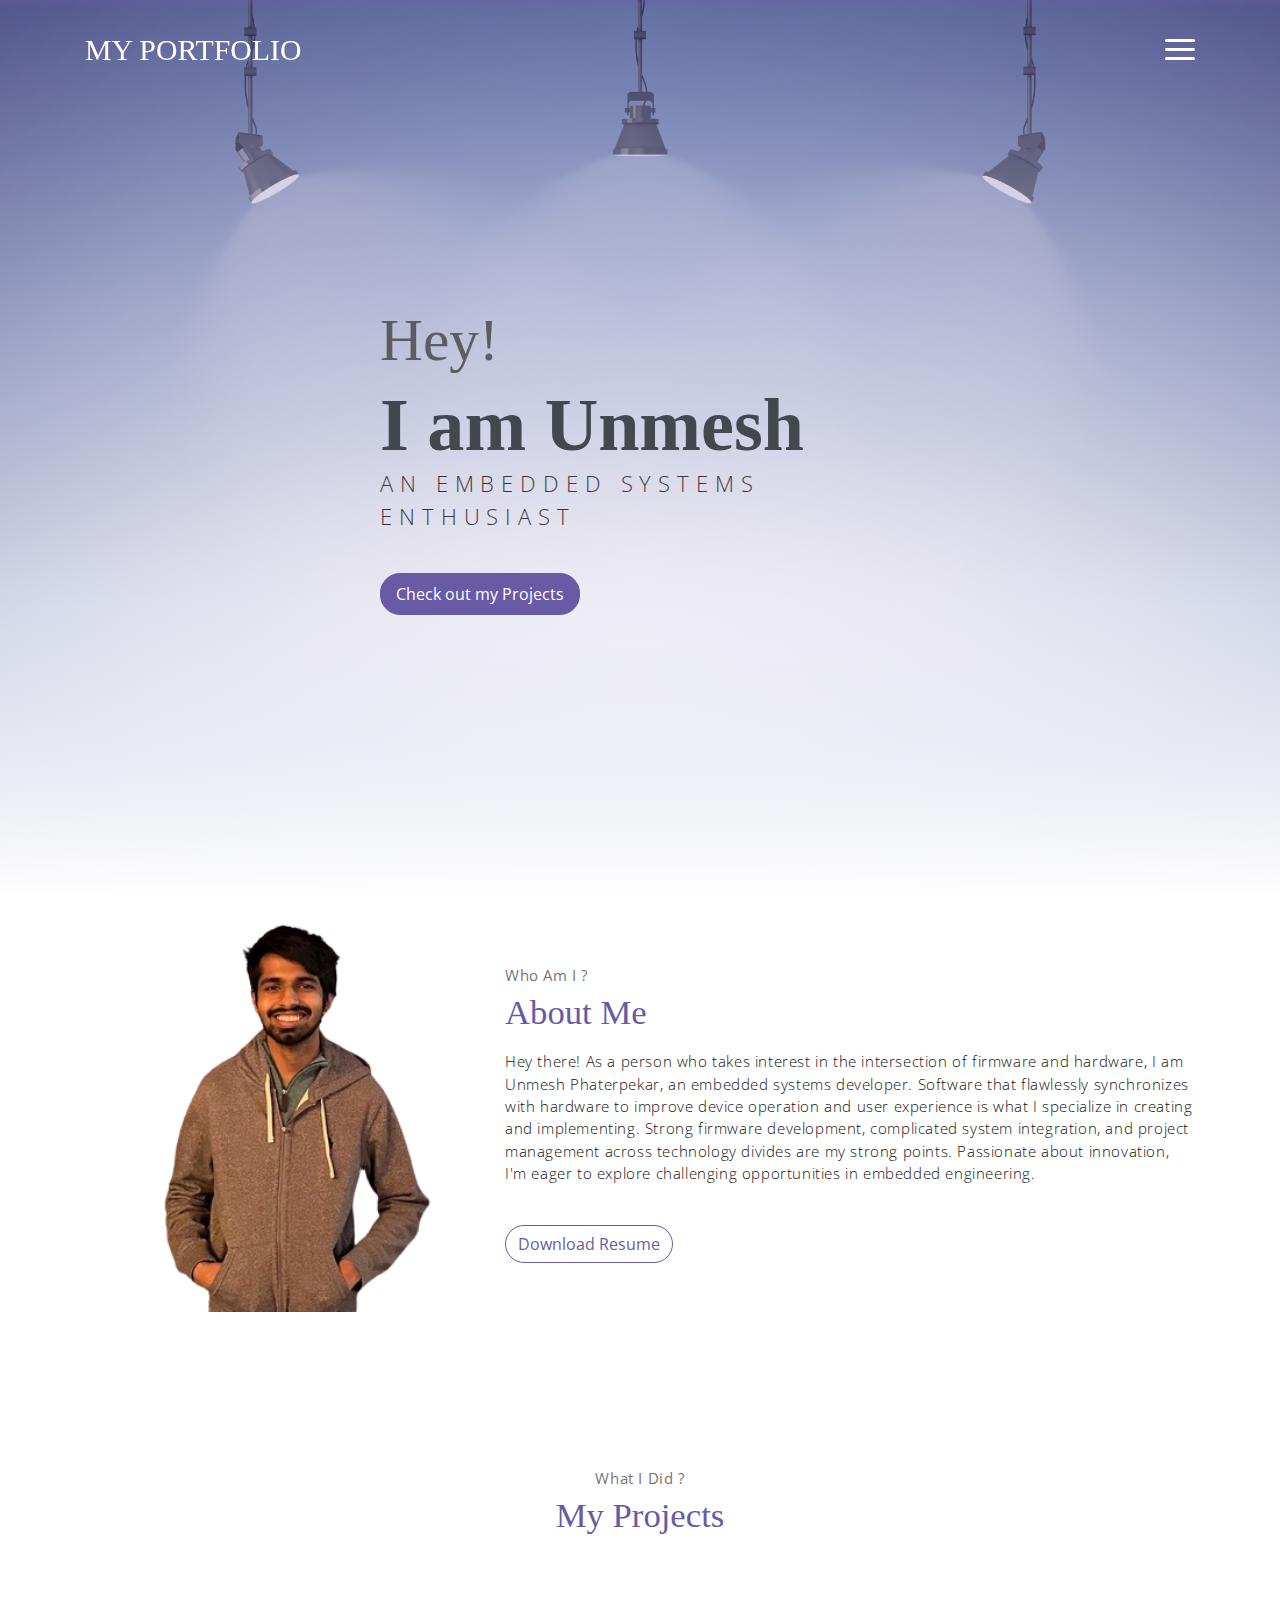
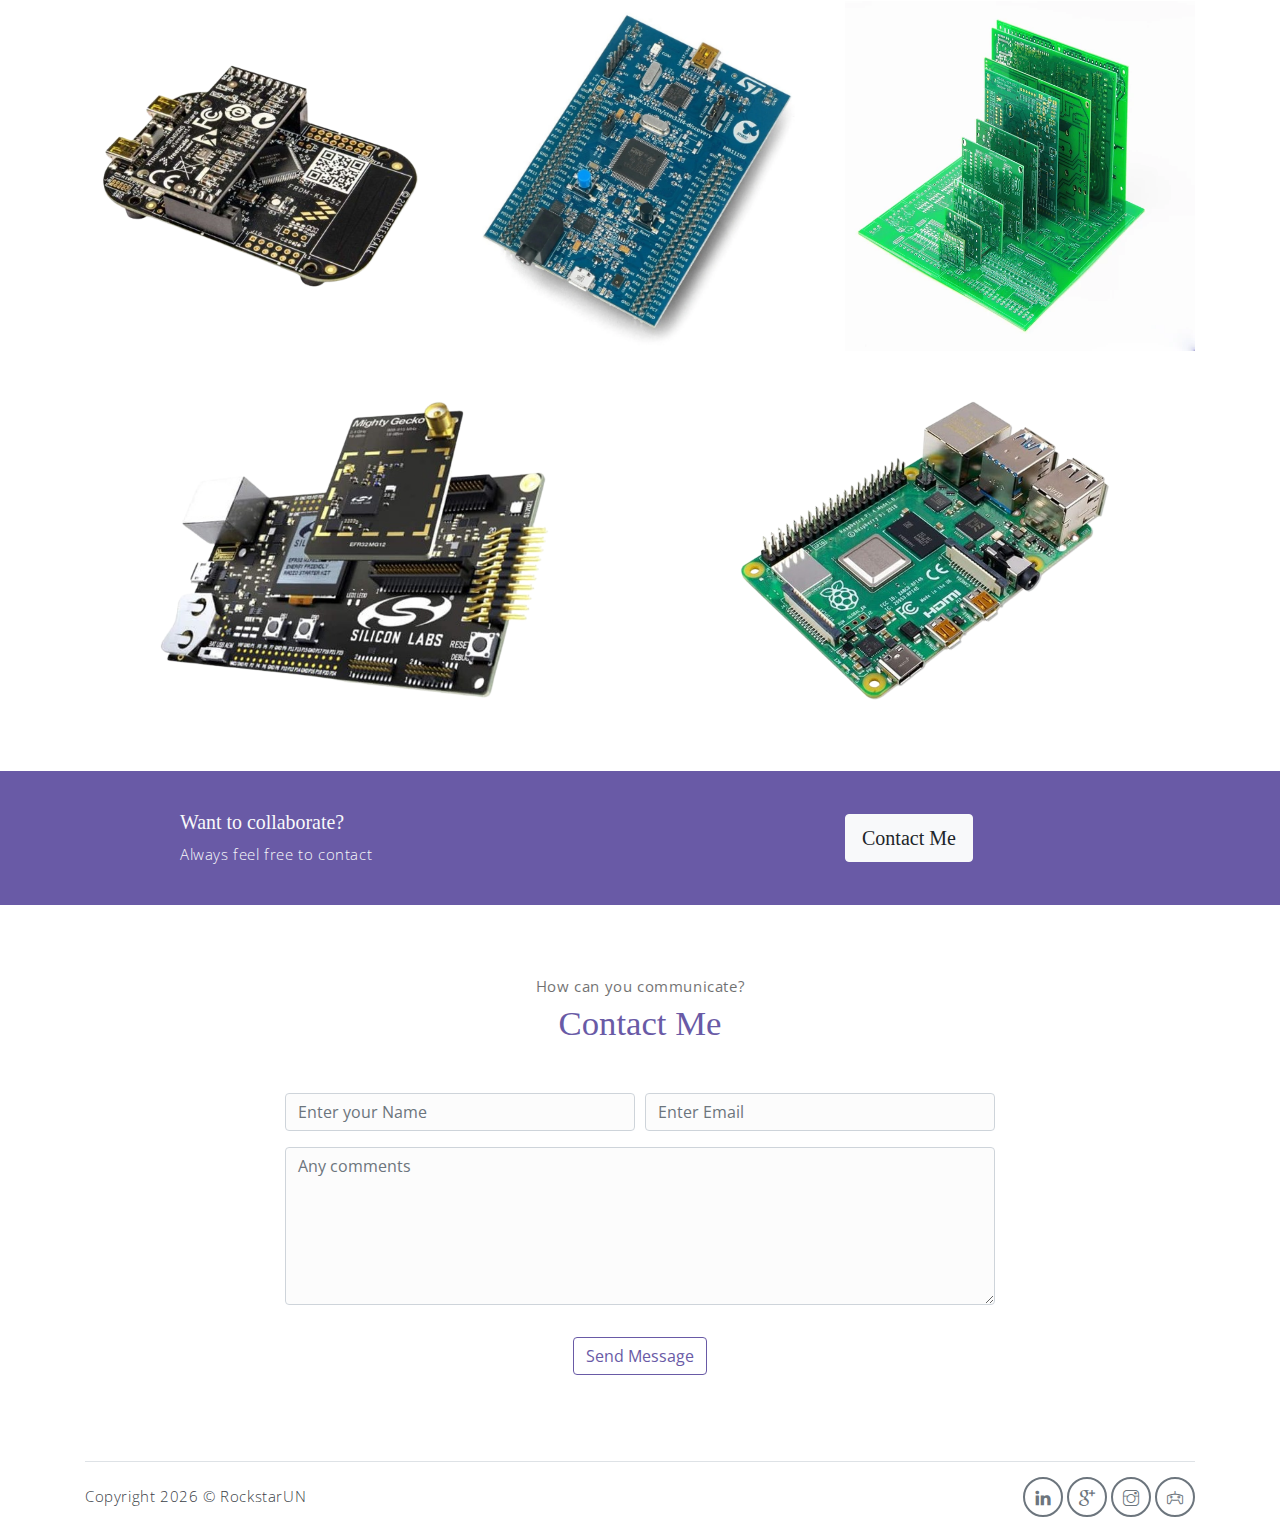
<file: index.html>
<!DOCTYPE html>
<html lang="en">

<head>
    <meta charset="utf-8">
    <meta name="viewport" content="width=device-width, initial-scale=1, shrink-to-fit=no">
    <meta name="author" content="Unmesh">
    <title>Home | Unmesh Phaterpekar</title>
    <!-- Favicon -->
    <link rel="icon" type="image/png" href="assets/imgs/home.png">
    <!-- Font icons -->
    <link rel="stylesheet" href="assets/vendors/themify-icons/css/themify-icons.css">
    <!-- Bootstrap + Meyawo main styles -->
    <link rel="stylesheet" href="assets/css/meyawo.css">
</head>

<body data-spy="scroll" data-target=".navbar" data-offset="40" id="home">

    <!-- Page Navbar -->
    <nav class="custom-navbar" data-spy="affix" data-offset-top="20">
        <div class="container">
            <a class="logo" href="#">MY PORTFOLIO</a>
            <ul class="nav">
                <li class="item">
                    <a class="link" href="#home">Home</a>
                </li>
                <li class="item">
                    <a class="link" href="#about">About</a>
                </li>
                <li class="item">
                    <a class="link" href="#projects">Projects</a>
                </li>
                <li class="item">
                    <a class="link" href="#contact">Contact</a>
                </li>
            </ul>
            <a href="javascript:void(0)" id="nav-toggle" class="hamburger hamburger--elastic">
                <div class="hamburger-box">
                    <div class="hamburger-inner"></div>
                </div>
            </a>
        </div>
    </nav><!-- End of Page Navbar -->

    <!-- page header -->
    <header id="home" class="header">
        <div class="overlay"></div>
        <div class="header-content container">
            <h1 class="header-title">
                <span class="up">Hey!</span>
                <span class="down">I am Unmesh</span>
            </h1>
            <p class="header-subtitle">AN EMBEDDED SYSTEMS ENTHUSIAST</p>

            <button id="reportButton" class="btn btn-primary" onclick="document.location='#projects'">Check out my
                Projects
        </div>
    </header><!-- end of page header -->

    <!-- about section -->
    <section class="section pt-0" id="about">
        <!-- container -->
        <div class="container text-center">
            <!-- about wrapper -->
            <div class="about">
                <div class="about-img-holder">
                    <img src="assets/imgs/My_port.png" class="about-img"
                        alt="Download free bootstrap 4 landing page, free boootstrap 4 templates, Download free bootstrap 4.1 landing page, free boootstrap 4.1.1 templates, meyawo Landing page">
                </div>
                <div class="about-caption">
                    <p class="section-subtitle">Who Am I ?</p>
                    <h2 class="section-title mb-3">About Me</h2>
                    <p>
                        Hey there! As a person who takes interest in the intersection of firmware and hardware, I am
                        Unmesh Phaterpekar, an embedded systems developer. Software that flawlessly synchronizes with
                        hardware to improve device operation and user experience is what I specialize in creating and
                        implementing. Strong firmware development, complicated system integration, and project
                        management across technology divides are my strong points. Passionate about innovation, I'm
                        eager to explore challenging opportunities in embedded engineering.
                    </p>
                    <!-- Button linking directly to a resume file -->
                    <a href="assets/docs/Unmesh_Phaterpekar.pdf" target="_blank">
                        <button class="btn-rounded btn btn-outline-primary mt-4">Download Resume</button>
                    </a>
                </div>
            </div><!-- end of about wrapper -->
        </div><!-- end of container -->
    </section> <!-- end of about section -->

    <!-- portfolio section -->
    <section class="section" id="projects">
        <div class="container text-center">
            <p class="section-subtitle">What I Did ?</p>
            <h6 class="section-title mb-6">My Projects</h6>
            <!-- row -->
            <div class="row">
                <div class="col-md-4">
                    <a href="https://github.com/unph4914/Final_project_pes" class="portfolio-card" target="_blank">
                        <img src="assets/imgs/nxp.png" class="portfolio-card-img"
                            alt="Download free bootstrap 4 landing page, free boootstrap 4 templates, Download free bootstrap 4.1 landing page, free boootstrap 4.1.1 templates, meyawo Landing page">
                        <span class="portfolio-card-overlay">
                            <span class="portfolio-card-caption">
                                <h4>Principles of Embedded Software</h4>
                            </span>
                        </span>
                    </a>
                </div>
                <div class="col-md-4">
                    <a href="https://github.com/unph4914/Final_project_esd" class="portfolio-card" target="_blank">
                        <img class="portfolio-card-img" src="assets/imgs/stm.webp" class="img-responsive rounded"
                            alt="Download free bootstrap 4 landing page, free boootstrap 4 templates, Download free bootstrap 4.1 landing page, free boootstrap 4.1.1 templates, meyawo Landing page">
                        <span class="portfolio-card-overlay">
                            <span class="portfolio-card-caption">
                                <h4>Embedded System Design</h4>
                            </span>
                        </span>
                    </a>
                </div>
                <div class="col-md-4">
                    <a href="other_pages/pcb.html" class="portfolio-card">
                        <img class="portfolio-card-img" src="assets/imgs/pcb.jpg" class="img-responsive rounded"
                            alt="Download free bootstrap 4 landing page, free boootstrap 4 templates, Download free bootstrap 4.1 landing page, free boootstrap 4.1.1 templates, meyawo Landing page">
                        <span class="portfolio-card-overlay">
                            <span class="portfolio-card-caption">
                                <h4>Practical Printed Circuit Board Design and Manufacture</h4>
                            </span>
                        </span>
                    </a>
                </div>
            </div><!-- end of row -->
            <!-- new row -->
            <div class="row row-gap">
                <div class="col-md-6">
                    <a href="https://github.com/unph4914/Project_1" class="portfolio-card" target="_blank">
                        <img src="assets/imgs/efr32.png" class="portfolio-card-img limited-size" alt="Project 1 Image">
                        <span class="portfolio-card-overlay">
                            <span class="portfolio-card-caption">
                                <h4>IoT Embedded Firmware</h4>
                            </span>
                        </span>
                    </a>
                </div>
                <div class="col-md-6">
                    <a href="https://github.com/unph4914/RTES_Final_Project" class="portfolio-card" target="_blank">
                        <img class="portfolio-card-img limited-size" src="assets/imgs/RPi4.png"
                            class="img-responsive rounded" alt="Project 2 Image">
                        <span class="portfolio-card-overlay">
                            <span class="portfolio-card-caption">
                                <h4>Real-Time Embedded Systems</h4>
                            </span>
                        </span>
                    </a>
                </div>
            </div><!-- end of new row -->

            <style>
                .limited-size {
                    max-width: 100%;
                    max-height: 300px;
                    object-fit: contain;
                }

                .row-gap {
                    margin-top: 50px;
                }
            </style>
        </div><!-- end of container -->
    </section> <!-- end of portfolio section -->

    <!-- section -->
    <section class="section-sm bg-primary">
        <!-- container -->
        <div class="container text-center text-sm-left">
            <!-- row -->
            <div class="row align-items-center">
                <div class="col-sm offset-md-1 mb-4 mb-md-0">
                    <h6 class="title text-light">Want to collaborate?</h6>
                    <p class="m-0 text-light">Always feel free to contact</p>
                </div>
                <div class="col-sm offset-sm-2 offset-md-3">
                    <!-- Change button to a link styled as a button -->
                    <a href="mailto:unmesh.phaterpekar@colorado.edu"
                        class="btn btn-lg my-font btn-light rounded">Contact Me</a>
                </div>
            </div> <!-- end of row -->
        </div> <!-- end of container -->
    </section> <!-- end of section -->


    <!-- contact section -->
    <section class="section" id="contact">
        <div class="container text-center">
            <p class="section-subtitle">How can you communicate?</p>
            <h6 class="section-title mb-5">Contact Me</h6>
            <!-- contact form -->
            <form action="send_mail.php" method="post" class="contact-form col-md-10 col-lg-8 m-auto">
                <div class="form-row">
                    <div class="form-group col-sm-6">
                        <input type="text" name="name" class="form-control" placeholder="Enter your Name" required>
                    </div>
                    <div class="form-group col-sm-6">
                        <input type="email" name="email" class="form-control" placeholder="Enter Email" required>
                    </div>
                    <div class="form-group col-sm-12">
                        <textarea name="comment" id="comment" rows="6" class="form-control"
                            placeholder="Any comments"></textarea>
                    </div>
                    <div class="form-group col-sm-12 mt-3">
                        <input type="submit" value="Send Message" class="btn btn-outline-primary rounded">
                    </div>
                </div>
            </form>
        </div><!-- end of container -->
    </section><!-- end of contact section -->


    <!-- footer -->
    <div class="container">
        <footer class="footer">
            <p class="mb-0">Copyright
                <script>document.write(new Date().getFullYear())</script> &copy; <a
                    href="http://www.devcrud.com">RockstarUN</a>
            </p>
            <div class="social-links text-right m-auto ml-sm-auto">
                <a href="https://www.linkedin.com/in/unmesh-phaterpekar" target="_blank" class="link"><i
                        class="ti-linkedin"></i></a>
                <a href="mailto:unmeshphaterpekar@gmail.com" class="link"><i class="ti-google"></i></a>
                <a href="https://www.instagram.com/ig_r0ckstarun" target="_blank" class="link"><i
                        class="ti-instagram"></i></a>
                <a href="https://discord.gg/QGY3A4dC" target="_blank" class="link"><i class="ti-game"></i></a>
            </div>
        </footer>
    </div> <!-- end of page footer -->

    <!-- core  -->
    <script src="assets/vendors/jquery/jquery-3.4.1.js"></script>
    <script src="assets/vendors/bootstrap/bootstrap.bundle.js"></script>

    <!-- bootstrap 3 affix -->
    <script src="assets/vendors/bootstrap/bootstrap.affix.js"></script>

    <!-- Meyawo js -->
    <script src="assets/js/meyawo.js"></script>

</body>

</html>
</file>
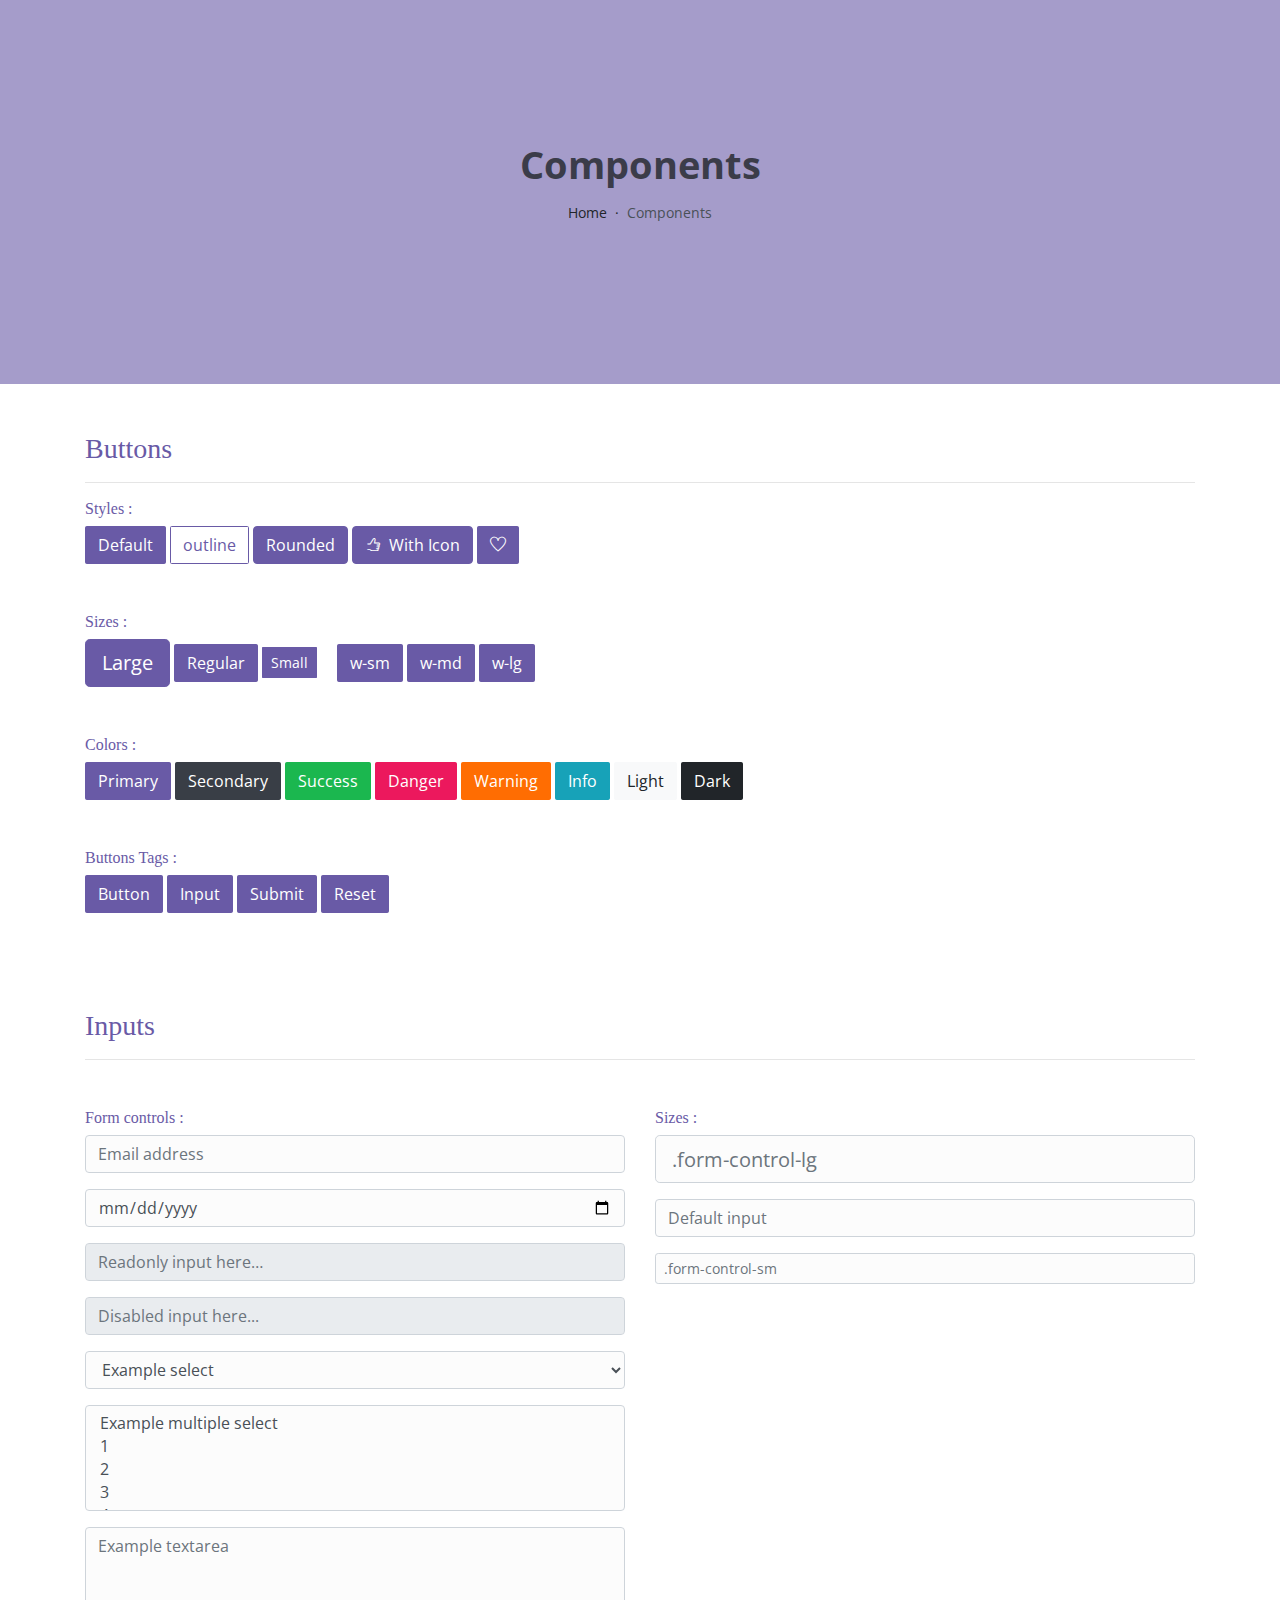
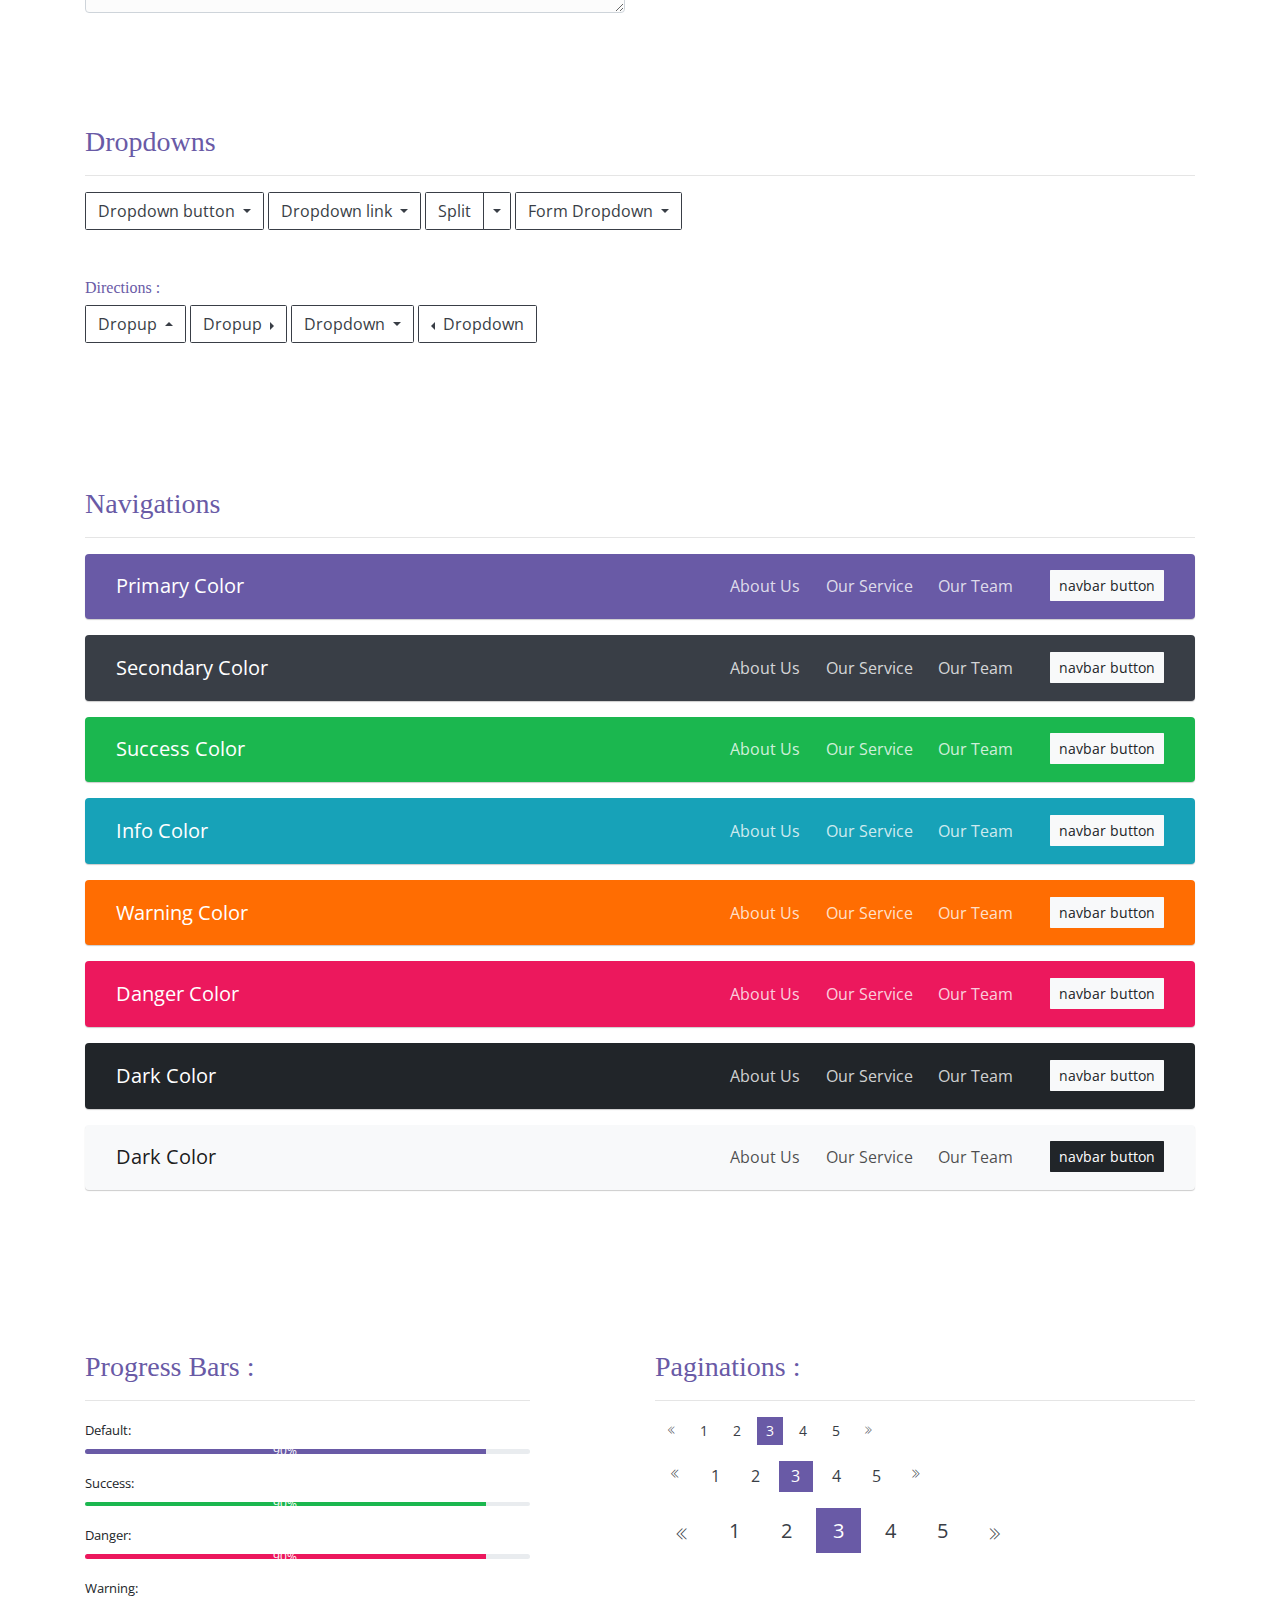
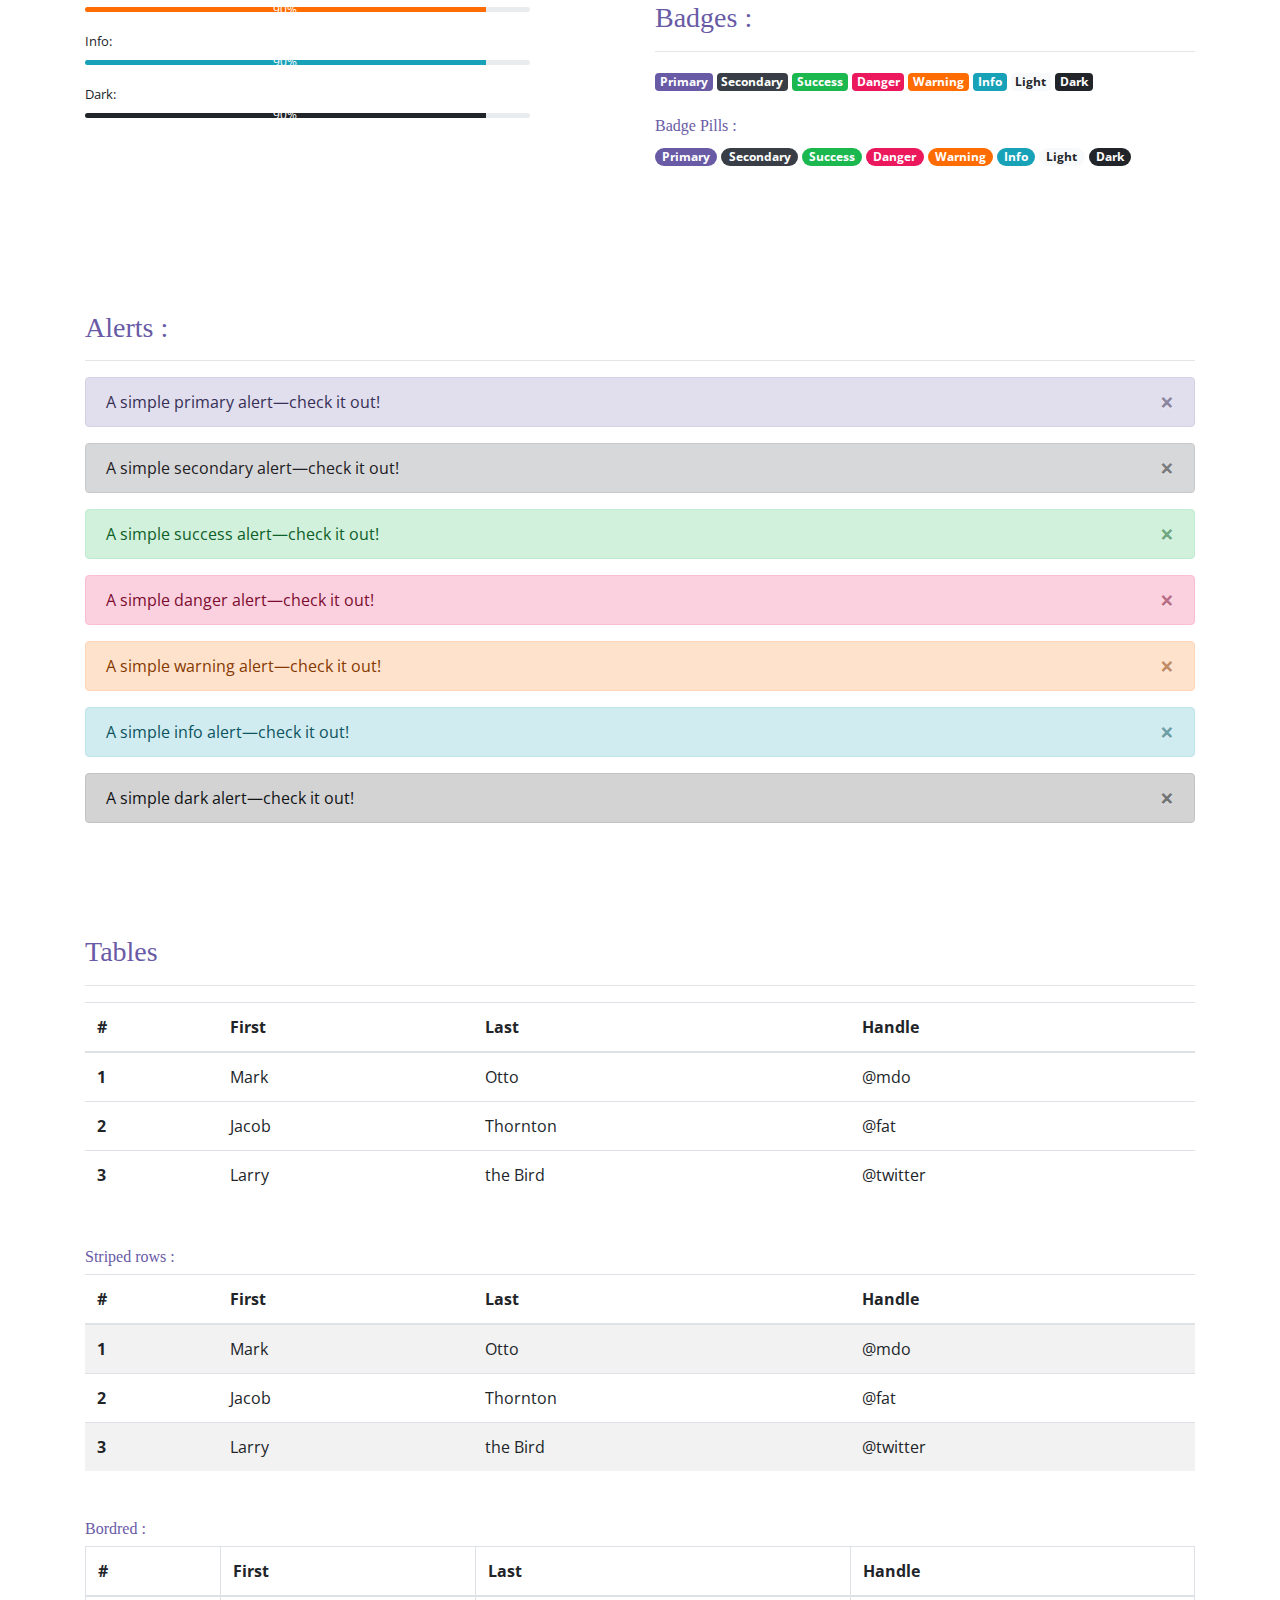
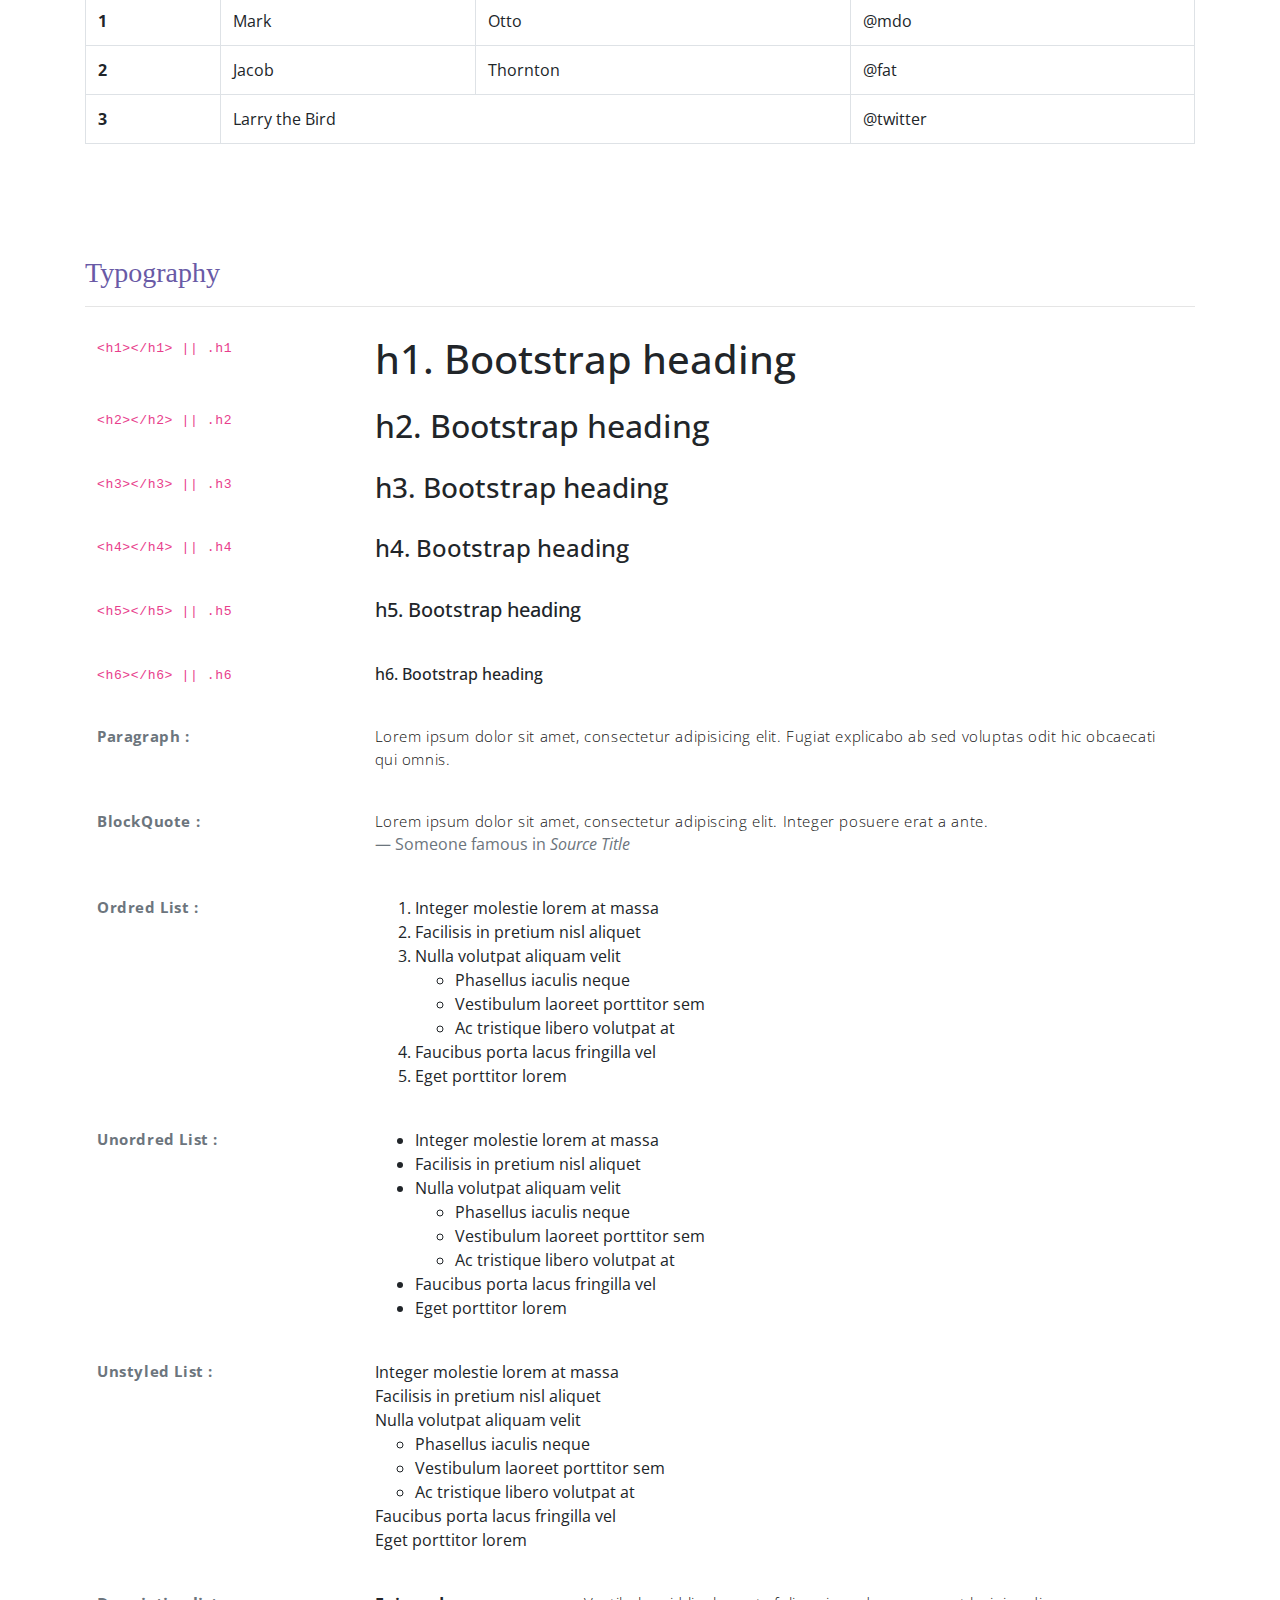
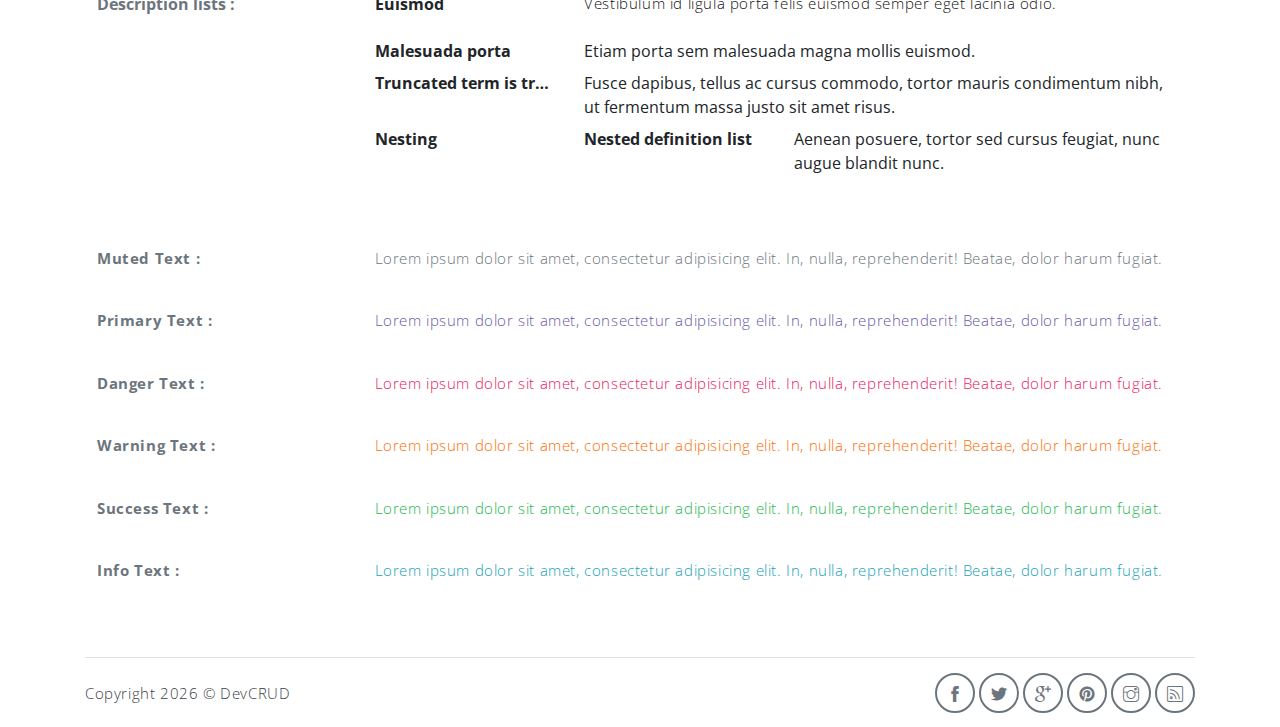
<file: components.html>
<!DOCTYPE html>
<html lang="en">
<head>
   <meta charset="utf-8">
   <meta name="viewport" content="width=device-width, initial-scale=1, shrink-to-fit=no">
   <meta name="description" content="Start your development with Meyawo landing page.">
   <meta name="author" content="Devcrud">
   <title>Meyawo Landing page | Components</title>
   <!-- font icons -->
   <link rel="stylesheet" href="assets/vendors/themify-icons/css/themify-icons.css">
   <!-- Bootstrap + Steller  -->
   <link rel="stylesheet" href="assets/css/meyawo.css">
</head>
<body>

   <!-- Page Header -->
   <header class="header header-mini"> 
      <div class="header-title">Components</div> 
      <nav aria-label="breadcrumb">
         <ol class="breadcrumb">
            <li class="breadcrumb-item"><a href="/">Home</a></li>
            <li class="breadcrumb-item active" aria-current="page">Components</li>
         </ol>
      </nav>
   </header> <!-- End Of Page Header -->

   <!-- main content -->
   <div class="container">

      <!-- Buttons -->
      <h3 class="mt-5">Buttons</h3>
      <hr>
      <h6 class="section-secondary-title">Styles :</h6>
      <button class="btn btn-primary">Default</button>
      <button class="btn btn-outline-primary">outline</button>
      <button class="btn btn-primary rounded">Rounded</button>
      <button class="btn btn-primary rounded"><i class="ti-thumb-up pr-1"></i> With Icon</button>
      <button class="btn btn-primary circle"><i class="ti-heart"></i></button>

      <h6 class="section-secondary-title mt-5">Sizes :</h6>
      <button class="btn btn-primary btn-lg">Large</button>
      <button class="btn btn-primary ">Regular</button>
      <button class="btn btn-primary btn-sm">Small</button>
      <button class="btn btn-primary w-sm ml-3">w-sm</button>
      <button class="btn btn-primary w-md">w-md</button>
      <button class="btn btn-primary w-lg">w-lg</button>

      <h6 class="section-secondary-title mt-5">Colors :</h6>          
      <button type="button" class="btn btn-primary">Primary</button>
      <button type="button" class="btn btn-secondary">Secondary</button>
      <button type="button" class="btn btn-success">Success</button>
      <button type="button" class="btn btn-danger">Danger</button>
      <button type="button" class="btn btn-warning">Warning</button>
      <button type="button" class="btn btn-info">Info</button>
      <button type="button" class="btn btn-light">Light</button>
      <button type="button" class="btn btn-dark">Dark</button>

      <h6 class="section-secondary-title mt-5">Buttons Tags :</h6>
      <button class="btn btn-primary" type="submit">Button</button>
      <input class="btn btn-primary" type="button" value="Input">
      <input class="btn btn-primary" type="submit" value="Submit">
      <input class="btn btn-primary" type="reset" value="Reset">
      
      <!-- devider -->
      <div class="py-5"></div>

      <!-- Inputs -->
      <h3>Inputs</h3>
      <hr>
      <div class="row mt-5">
         <div class="col-md-6">
            <h6 class="section-secondary-title">Form controls :</h6>        
            <div class="form-group">
               <input type="email" class="form-control" id="exampleFormControlInput1" placeholder="Email address">
            </div>
            <div class="form-group">
               <input type="date" class="form-control" id="exampleFormControlInput1" placeholder="Date">
            </div>
            <div class="form-group">
               <input class="form-control" type="text" placeholder="Readonly input here…" readonly>
            </div>
            <div class="form-group">
               <input class="form-control" id="disabledInput" type="text" placeholder="Disabled input here..." disabled>
            </div>
            <div class="form-group">
               <select class="form-control" id="exampleFormControlSelect1">
                  <option>Example select</option>
                  <option>1</option>
                  <option>2</option>
                  <option>3</option>
                  <option>4</option>
                  <option>5</option>
               </select>
            </div>
            <div class="form-group">
               <select multiple class="form-control" id="exampleFormControlSelect2">
                  <option>Example multiple select</option>
                  <option>1</option>
                  <option>2</option>
                  <option>3</option>
                  <option>4</option>
                  <option>5</option>
               </select>
            </div>
            <div class="form-group">
               <textarea class="form-control" id="exampleFormControlTextarea1" rows="3" placeholder="Example textarea"></textarea>
            </div>
         </div>
         <div class="col-md-6">
            <h6 class="section-secondary-title">Sizes :</h6>    
            <div class="form-group">
               <input class="form-control form-control-lg" type="text" placeholder=".form-control-lg">             
            </div>
            <div class="form-group">
               <input class="form-control" type="text" placeholder="Default input">
            </div>
            <div class="form-group">
               <input class="form-control form-control-sm" type="text" placeholder=".form-control-sm"> 
            </div>
         </div>
      </div> <!-- end of inputs -->   

      <!-- devider -->
      <div class="py-5"></div>             

      <!-- Dropdowns -->
      <h3 class="components-section-title font-weight-normal">Dropdowns</h3>
      <hr>
      <div class="dropdown d-inline-block">
         <button class="btn btn-outline-secondary dropdown-toggle" type="button" id="dropdownMenuButton" data-toggle="dropdown" aria-haspopup="true" aria-expanded="false">
         Dropdown button
         </button>
         <div class="dropdown-menu" aria-labelledby="dropdownMenuButton">
         <a class="dropdown-item" href="#">Action</a>
         <a class="dropdown-item" href="#">Another action</a>
         <a class="dropdown-item" href="#">Something else here</a>
         </div>
      </div>
      <div class="dropdown d-inline-block">
         <a class="btn btn-outline-secondary dropdown-toggle" href="#" role="button" id="dropdownMenuLink" data-toggle="dropdown" aria-haspopup="true" aria-expanded="false">
            Dropdown link
         </a>
         <div class="dropdown-menu" aria-labelledby="dropdownMenuLink">
            <a class="dropdown-item" href="#">Action</a>
            <a class="dropdown-item" href="#">Another action</a>
            <a class="dropdown-item" href="#">Something else here</a>
         </div>
      </div>
      <div class="btn-group">
         <button type="button" class="btn btn-outline-secondary">Split</button>
         <button type="button" class="btn btn-outline-secondary dropdown-toggle dropdown-toggle-split" data-toggle="dropdown" aria-haspopup="true" aria-expanded="false">
         <span class="sr-only">Toggle Dropdown</span>
         </button>
         <div class="dropdown-menu">
            <a class="dropdown-item" href="#">Action</a>
            <a class="dropdown-item" href="#">Another action</a>
            <a class="dropdown-item" href="#">Something else here</a>
            <div class="dropdown-divider"></div>
            <a class="dropdown-item" href="#">Separated link</a>
         </div>
      </div>
      <div class="btn-group">
         <button class="btn btn-outline-secondary dropdown-toggle" type="button" id="dropdownMenuButton" data-toggle="dropdown" aria-haspopup="true" aria-expanded="false">
            Form Dropdown
         </button>
         <div class="dropdown-menu form">
            <form class="px-4 py-3">
               <div class="form-group">
                  <input type="email" class="form-control" id="exampleDropdownFormEmail1" placeholder="email@example.com">
               </div>
               <div class="form-group">
                  <input type="password" class="form-control" id="exampleDropdownFormPassword1" placeholder="Password">
               </div>
               <div class="form-check mb-3">
                  <input type="checkbox" class="form-check-input" id="dropdownCheck">
                  <label class="form-check-label" for="dropdownCheck">
                     Remember me
                  </label>
               </div>
               <button type="submit" class="btn btn-primary btn-block">Sign in</button>
            </form>
            <div class="dropdown-divider"></div>
            <a class="dropdown-item" href="#"><small>New around here? Sign up</small></a>
            <a class="dropdown-item" href="#"><small>Forgot password?</small></a>
         </div>
      </div>       
      <h6 class="section-secondary-title mt-5">Directions :</h6>  
      <div class="btn-group dropup">
         <button type="button" class="btn btn-outline-secondary dropdown-toggle" data-toggle="dropdown" aria-haspopup="true" aria-expanded="false">
            Dropup
         </button>
         <div class="dropdown-menu">
            <a class="dropdown-item" href="#">Action</a>
            <a class="dropdown-item" href="#">Another action</a>
            <a class="dropdown-item" href="#">Something else here</a>
            <div class="dropdown-divider"></div>
            <a class="dropdown-item" href="#">Separated link</a>
         </div>
      </div>
      <div class="btn-group dropright">
         <button type="button" class="btn btn-outline-secondary dropdown-toggle" data-toggle="dropdown" aria-haspopup="true" aria-expanded="false">
            Dropup
         </button>
         <div class="dropdown-menu">
            <a class="dropdown-item" href="#">Action</a>
            <a class="dropdown-item" href="#">Another action</a>
            <a class="dropdown-item" href="#">Something else here</a>
            <div class="dropdown-divider"></div>
            <a class="dropdown-item" href="#">Separated link</a>
         </div>
      </div>
      <div class="btn-group">
         <button type="button" class="btn btn-outline-secondary dropdown-toggle" data-toggle="dropdown" aria-haspopup="true" aria-expanded="false">
            Dropdown
         </button>
         <div class="dropdown-menu">
            <a class="dropdown-item" href="#">Action</a>
            <a class="dropdown-item" href="#">Another action</a>
            <a class="dropdown-item" href="#">Something else here</a>
            <div class="dropdown-divider"></div>
            <a class="dropdown-item" href="#">Separated link</a>
         </div>
      </div>
      <div class="btn-group dropleft">
         <button type="button" class="btn btn-outline-secondary dropdown-toggle" data-toggle="dropdown" aria-haspopup="true" aria-expanded="false">
            Dropdown
         </button>
         <div class="dropdown-menu">
            <a class="dropdown-item" href="#">Action</a>
            <a class="dropdown-item" href="#">Another action</a>
            <a class="dropdown-item" href="#">Something else here</a>
            <div class="dropdown-divider"></div>
            <a class="dropdown-item" href="#">Separated link</a>
         </div>
      </div> <!-- end of Dropdowns -->  

      <!-- devider -->
      <div class="py-5"></div>   

      <!-- navbars -->
      <h3 class="components-section-title font-weight-normal mt-5">Navigations</h3>
      <hr>
      <nav class="navbar navbar-expand-sm navbar-dark bg-primary rounded shadow mb-3">
         <div class="container">
            <a class="navbar-brand" href="#">Primary Color</a>
            <button class="navbar-toggler ml-auto" type="button" data-toggle="collapse" data-target="#navbarSupportedContent" aria-controls="navbarSupportedContent" aria-expanded="false" aria-label="Toggle navigation">
            <span class="navbar-toggler-icon"></span>
            </button>
            <div class="collapse navbar-collapse" id="navbarSupportedContent">
               <ul class="navbar-nav ml-auto"> 
                  <li class="nav-item">
                     <a class="nav-link" href="#about">About Us</a>
                  </li>
                  <li class="nav-item">
                     <a class="nav-link" href="#service">Our Service</a>
                  </li>
                  <li class="nav-item">
                     <a class="nav-link" href="#team">Our Team</a>
                  </li>
                  <li class="nav-item">
                     <a href="#book-table" class="ml-4 mt-1 btn btn-light btn-sm">navbar button</a>
                  </li>
               </ul>                       
            </div>
         </div>
      </nav>
      <nav class="navbar navbar-expand-sm navbar-dark bg-secondary rounded shadow mb-3">
         <div class="container">
            <a class="navbar-brand" href="#">Secondary Color</a>
            <button class="navbar-toggler ml-auto" type="button" data-toggle="collapse" data-target="#navbarSupportedContent" aria-controls="navbarSupportedContent" aria-expanded="false" aria-label="Toggle navigation">
            <span class="navbar-toggler-icon"></span>
            </button>
            <div class="collapse navbar-collapse" id="navbarSupportedContent">
               <ul class="navbar-nav ml-auto"> 
                  <li class="nav-item">
                     <a class="nav-link" href="#about">About Us</a>
                  </li>
                  <li class="nav-item">
                     <a class="nav-link" href="#service">Our Service</a>
                  </li>
                  <li class="nav-item">
                     <a class="nav-link" href="#team">Our Team</a>
                  </li>
                  <li class="nav-item">
                     <a href="#book-table" class="ml-4 mt-1 btn btn-light btn-sm">navbar button</a>
                  </li>
               </ul>                       
            </div>
         </div>
      </nav>
      <nav class="navbar navbar-expand-sm navbar-dark bg-success rounded shadow mb-3">
         <div class="container">
            <a class="navbar-brand" href="#">Success Color</a>
            <button class="navbar-toggler ml-auto" type="button" data-toggle="collapse" data-target="#navbarSupportedContent" aria-controls="navbarSupportedContent" aria-expanded="false" aria-label="Toggle navigation">
            <span class="navbar-toggler-icon"></span>
            </button>
            <div class="collapse navbar-collapse" id="navbarSupportedContent">
               <ul class="navbar-nav ml-auto"> 
                  <li class="nav-item">
                     <a class="nav-link" href="#about">About Us</a>
                  </li>
                  <li class="nav-item">
                     <a class="nav-link" href="#service">Our Service</a>
                  </li>
                  <li class="nav-item">
                     <a class="nav-link" href="#team">Our Team</a>
                  </li>
                  <li class="nav-item">
                     <a href="#book-table" class="ml-4 mt-1 btn btn-light btn-sm">navbar button</a>
                  </li>
               </ul>                       
            </div>
         </div>
      </nav>
      <nav class="navbar navbar-expand-sm navbar-dark bg-info rounded shadow mb-3">
         <div class="container">
            <a class="navbar-brand" href="#">Info Color</a>
            <button class="navbar-toggler ml-auto" type="button" data-toggle="collapse" data-target="#navbarSupportedContent" aria-controls="navbarSupportedContent" aria-expanded="false" aria-label="Toggle navigation">
            <span class="navbar-toggler-icon"></span>
            </button>
            <div class="collapse navbar-collapse" id="navbarSupportedContent">
               <ul class="navbar-nav ml-auto"> 
                  <li class="nav-item">
                     <a class="nav-link" href="#about">About Us</a>
                  </li>
                  <li class="nav-item">
                     <a class="nav-link" href="#service">Our Service</a>
                  </li>
                  <li class="nav-item">
                     <a class="nav-link" href="#team">Our Team</a>
                  </li>
                  <li class="nav-item">
                     <a href="#book-table" class="ml-4 mt-1 btn btn-light btn-sm">navbar button</a>
                  </li>
               </ul>                       
            </div>
         </div>
      </nav>
      <nav class="navbar navbar-expand-sm navbar-dark bg-warning rounded shadow mb-3">
         <div class="container">
            <a class="navbar-brand" href="#">Warning Color</a>
            <button class="navbar-toggler ml-auto" type="button" data-toggle="collapse" data-target="#navbarSupportedContent" aria-controls="navbarSupportedContent" aria-expanded="false" aria-label="Toggle navigation">
            <span class="navbar-toggler-icon"></span>
            </button>
            <div class="collapse navbar-collapse" id="navbarSupportedContent">
               <ul class="navbar-nav ml-auto"> 
                  <li class="nav-item">
                     <a class="nav-link" href="#about">About Us</a>
                  </li>
                  <li class="nav-item">
                     <a class="nav-link" href="#service">Our Service</a>
                  </li>
                  <li class="nav-item">
                     <a class="nav-link" href="#team">Our Team</a>
                  </li>
                  <li class="nav-item">
                     <a href="#book-table" class="ml-4 mt-1 btn btn-light btn-sm">navbar button</a>
                  </li>
               </ul>                       
            </div>
         </div>
      </nav>
      <nav class="navbar navbar-expand-sm navbar-dark bg-danger rounded shadow mb-3">
         <div class="container">
            <a class="navbar-brand" href="#">Danger Color</a>
            <button class="navbar-toggler ml-auto" type="button" data-toggle="collapse" data-target="#navbarSupportedContent" aria-controls="navbarSupportedContent" aria-expanded="false" aria-label="Toggle navigation">
            <span class="navbar-toggler-icon"></span>
            </button>
            <div class="collapse navbar-collapse" id="navbarSupportedContent">
               <ul class="navbar-nav ml-auto"> 
                  <li class="nav-item">
                     <a class="nav-link" href="#about">About Us</a>
                  </li>
                  <li class="nav-item">
                     <a class="nav-link" href="#service">Our Service</a>
                  </li>
                  <li class="nav-item">
                     <a class="nav-link" href="#team">Our Team</a>
                  </li>
                  <li class="nav-item">
                     <a href="#book-table" class="ml-4 mt-1 btn btn-light btn-sm">navbar button</a>
                  </li>
               </ul>                       
            </div>
         </div>
      </nav>
      <nav class="navbar navbar-expand-sm navbar-dark bg-dark rounded shadow mb-3">
         <div class="container">
            <a class="navbar-brand" href="#">Dark Color</a>
            <button class="navbar-toggler ml-auto" type="button" data-toggle="collapse" data-target="#navbarSupportedContent" aria-controls="navbarSupportedContent" aria-expanded="false" aria-label="Toggle navigation">
            <span class="navbar-toggler-icon"></span>
            </button>
            <div class="collapse navbar-collapse" id="navbarSupportedContent">
               <ul class="navbar-nav ml-auto"> 
                  <li class="nav-item">
                     <a class="nav-link" href="#about">About Us</a>
                  </li>
                  <li class="nav-item">
                     <a class="nav-link" href="#service">Our Service</a>
                  </li>
                  <li class="nav-item">
                     <a class="nav-link" href="#team">Our Team</a>
                  </li>
                  <li class="nav-item">
                     <a href="#book-table" class="ml-4 mt-1 btn btn-light btn-sm">navbar button</a>
                  </li>
               </ul>                       
            </div>
         </div>
      </nav>
      <nav class="navbar navbar-expand-sm navbar-light bg-light rounded shadow mb-3">
         <div class="container">
            <a class="navbar-brand" href="#">Dark Color</a>
            <button class="navbar-toggler ml-auto" type="button" data-toggle="collapse" data-target="#navbarSupportedContent" aria-controls="navbarSupportedContent" aria-expanded="false" aria-label="Toggle navigation">
            <span class="navbar-toggler-icon"></span>
            </button>
            <div class="collapse navbar-collapse" id="navbarSupportedContent">
               <ul class="navbar-nav ml-auto"> 
                  <li class="nav-item">
                     <a class="nav-link" href="#about">About Us</a>
                  </li>
                  <li class="nav-item">
                     <a class="nav-link" href="#service">Our Service</a>
                  </li>
                  <li class="nav-item">
                     <a class="nav-link" href="#team">Our Team</a>
                  </li>
                  <li class="nav-item">
                     <a href="#book-table" class="ml-4 mt-1 btn btn-dark btn-sm">navbar button</a>
                  </li>
               </ul>                       
            </div>
         </div>
      </nav>
      <!-- End of navbars -->

      <!-- devider -->
      <div class="py-5"></div>   
      
      <!-- progress bars -->
      <div class="row justify-content-between">
         <div class="col-md-5">
            <h3 class="components-section-title font-weight-normal mt-5">Progress Bars :</h3>
            <hr>
            <small>Default: </small>
            <div class="progress mt-2 mb-3">
               <div class="progress-bar" role="progressbar" style="width: 90%" aria-valuenow="25" aria-valuemin="0" aria-valuemax="100"><span>90%</span></div>
            </div>
            <small>Success:</small>
            <div class="progress mt-2 mb-3">
               <div class="progress-bar bg-success" role="progressbar" style="width: 90%" aria-valuenow="25" aria-valuemin="0" aria-valuemax="100"><span>90%</span></div>
            </div>
            <small>Danger:</small>
            <div class="progress mt-2 mb-3">
               <div class="progress-bar bg-danger" role="progressbar" style="width: 90%" aria-valuenow="25" aria-valuemin="0" aria-valuemax="100"><span>90%</span></div>
            </div>
            <small>Warning:</small>
            <div class="progress mt-2 mb-3">
               <div class="progress-bar bg-warning" role="progressbar" style="width: 90%" aria-valuenow="25" aria-valuemin="0" aria-valuemax="100"><span>90%</span></div>
            </div>
            <small>Info:</small>
            <div class="progress mt-2 mb-3">
               <div class="progress-bar bg-info" role="progressbar" style="width: 90%" aria-valuenow="25" aria-valuemin="0" aria-valuemax="100"><span>90%</span></div>
            </div>
            <small>Dark:</small>
            <div class="progress mt-2 mb-3">
               <div class="progress-bar bg-dark" role="progressbar" style="width: 90%" aria-valuenow="25" aria-valuemin="0" aria-valuemax="100"><span>90%</span></div>
            </div>
         </div>
         <div class="col-md-6">
            <h3 class="components-section-title font-weight-normal mt-5">Paginations :</h3>
            <hr>
            <nav aria-label="Page navigation example">
               <ul class="pagination pagination-sm">
                  <li class="page-item"><a class="page-link" href="#"><i class="ti-angle-double-left"></i></a></li>
                  <li class="page-item"><a class="page-link" href="#">1</a></li>
                  <li class="page-item"><a class="page-link" href="#">2</a></li>
                  <li class="page-item active"><a class="page-link" href="#">3</a></li>
                  <li class="page-item"><a class="page-link" href="#">4</a></li>
                  <li class="page-item"><a class="page-link" href="#">5</a></li>
                  <li class="page-item"><a class="page-link" href="#"><i class="ti-angle-double-right"></i></a></li>
               </ul>
            </nav>
            <nav aria-label="Page navigation example">
               <ul class="pagination">
               <li class="page-item"><a class="page-link" href="#"><i class="ti-angle-double-left"></i></a></li>
                  <li class="page-item"><a class="page-link" href="#">1</a></li>
                  <li class="page-item"><a class="page-link" href="#">2</a></li>
                  <li class="page-item active"><a class="page-link" href="#">3</a></li>
                  <li class="page-item"><a class="page-link" href="#">4</a></li>
                  <li class="page-item"><a class="page-link" href="#">5</a></li>
                  <li class="page-item"><a class="page-link" href="#"><i class="ti-angle-double-right"></i></a></li>
               </ul>
            </nav>
            <nav aria-label="Page navigation example">
               <ul class="pagination pagination-lg">
                  <li class="page-item"><a class="page-link" href="#"><i class="ti-angle-double-left"></i></a></li>
                  <li class="page-item"><a class="page-link" href="#">1</a></li>
                  <li class="page-item"><a class="page-link" href="#">2</a></li>
                  <li class="page-item active"><a class="page-link" href="#">3</a></li>
                  <li class="page-item"><a class="page-link" href="#">4</a></li>
                  <li class="page-item"><a class="page-link" href="#">5</a></li>
                  <li class="page-item"><a class="page-link" href="#"><i class="ti-angle-double-right"></i></a></li>
               </ul>
            </nav>

            <!-- Badges -->
            <h3 class="components-section-title font-weight-normal mt-5">Badges :</h3>
            <hr>
            <span class="badge badge-primary">Primary</span>
            <span class="badge badge-secondary">Secondary</span>
            <span class="badge badge-success">Success</span>
            <span class="badge badge-danger">Danger</span>
            <span class="badge badge-warning">Warning</span>
            <span class="badge badge-info">Info</span>
            <span class="badge badge-light">Light</span>
            <span class="badge badge-dark">Dark</span>
            <h6 class="section-secondary-title mt-4 mb-2">Badge Pills :</h6>
            <span class="badge badge-pill badge-primary">Primary</span>
            <span class="badge badge-pill badge-secondary">Secondary</span>
            <span class="badge badge-pill badge-success">Success</span>
            <span class="badge badge-pill badge-danger">Danger</span>
            <span class="badge badge-pill badge-warning">Warning</span>
            <span class="badge badge-pill badge-info">Info</span>
            <span class="badge badge-pill badge-light">Light</span>
            <span class="badge badge-pill badge-dark">Dark</span>
         </div>
      </div> <!-- End of Progress bars -->

      <!-- devider -->
      <div class="py-5"></div>  

      <!-- Alerts -->
      <h3 class="components-section-title font-weight-normal mt-5">Alerts :</h3>
      <hr>
      <div class="alert alert-primary alert-dismissible fade show" role="alert">
         A simple primary alert—check it out!
         <button type="button" class="close" data-dismiss="alert" aria-label="Close">
            <span aria-hidden="true">&times;</span>
         </button>
      </div>
      <div class="alert alert-secondary alert-dismissible fade show" role="alert">
         A simple secondary alert—check it out!
         <button type="button" class="close" data-dismiss="alert" aria-label="Close">
            <span aria-hidden="true">&times;</span>
         </button>
      </div>
      <div class="alert alert-success alert-dismissible fade show" role="alert">
         A simple success alert—check it out!
         <button type="button" class="close" data-dismiss="alert" aria-label="Close">
            <span aria-hidden="true">&times;</span>
         </button>
      </div>
      <div class="alert alert-danger alert-dismissible fade show" role="alert">
         A simple danger alert—check it out!
         <button type="button" class="close" data-dismiss="alert" aria-label="Close">
            <span aria-hidden="true">&times;</span>
         </button>
      </div>
      <div class="alert alert-warning alert-dismissible fade show" role="alert">
         A simple warning alert—check it out!
         <button type="button" class="close" data-dismiss="alert" aria-label="Close">
            <span aria-hidden="true">&times;</span>
         </button>
      </div>
      <div class="alert alert-info alert-dismissible fade show" role="alert">
         A simple info alert—check it out!
         <button type="button" class="close" data-dismiss="alert" aria-label="Close">
            <span aria-hidden="true">&times;</span>
         </button>
      </div>
      <div class="alert alert-dark alert-dismissible fade show" role="alert">
         A simple dark alert—check it out!
         <button type="button" class="close" data-dismiss="alert" aria-label="Close">
            <span aria-hidden="true">&times;</span>
         </button>
      </div>
      <!-- end of alerts -->

      <!-- devider -->
      <div class="py-5"></div> 
   
      <!-- tables -->
      <h3 class="components-section-title">Tables</h3>
      <hr>
      <table class="table">
         <thead>
            <tr>
               <th scope="col">#</th>
               <th scope="col">First</th>
               <th scope="col">Last</th>
               <th scope="col">Handle</th>
            </tr>
         </thead>
         <tbody>
            <tr>
               <th scope="row">1</th>
               <td>Mark</td>
               <td>Otto</td>
               <td>@mdo</td>
            </tr>
            <tr>
               <th scope="row">2</th>
               <td>Jacob</td>
               <td>Thornton</td>
               <td>@fat</td>
            </tr>
            <tr>
               <th scope="row">3</th>
               <td>Larry</td>
               <td>the Bird</td>
               <td>@twitter</td>
            </tr>
         </tbody>
      </table>

      <h6 class="section-secondary-title mt-5">Striped rows :</h6>
      <table class="table table-striped">
         <thead>
            <tr>
               <th scope="col">#</th>
               <th scope="col">First</th>
               <th scope="col">Last</th>
               <th scope="col">Handle</th>
            </tr>
         </thead>
         <tbody>
            <tr>
               <th scope="row">1</th>
               <td>Mark</td>
               <td>Otto</td>
               <td>@mdo</td>
            </tr>
            <tr>
               <th scope="row">2</th>
               <td>Jacob</td>
               <td>Thornton</td>
               <td>@fat</td>
            </tr>
            <tr>
               <th scope="row">3</th>
               <td>Larry</td>
               <td>the Bird</td>
               <td>@twitter</td>
            </tr>
         </tbody>
      </table>

      <h6 class="section-secondary-title mt-5">Bordred :</h6>
      <table class="table table-bordered">
         <thead>
            <tr>
               <th scope="col">#</th>
               <th scope="col">First</th>
               <th scope="col">Last</th>
               <th scope="col">Handle</th>
            </tr>
         </thead>
         <tbody>
            <tr>
               <th scope="row">1</th>
               <td>Mark</td>
               <td>Otto</td>
               <td>@mdo</td>
            </tr>
            <tr>
               <th scope="row">2</th>
               <td>Jacob</td>
               <td>Thornton</td>
               <td>@fat</td>
            </tr>
            <tr>
               <th scope="row">3</th>
               <td colspan="2">Larry the Bird</td>
               <td>@twitter</td>
            </tr>
         </tbody>
      </table>
      <!-- end of tables -->

      <!-- devider -->
      <div class="py-5"></div> 

      <!-- typography -->
      <h3 class="components-section-title">Typography</h3>
      <hr>
      <table class="table table-borderless v-align-center">
         <tbody>
            <tr>
               <td>
                  <p><code class="highlighter-rouge">&lt;h1&gt;&lt;/h1&gt; || .h1</code></p>
               </td>
               <td class="w-75"><span class="h1">h1. Bootstrap heading</span></td>
            </tr>
            <tr>
               <td>
                  <p><code class="highlighter-rouge">&lt;h2&gt;&lt;/h2&gt; || .h2</code></p>
               </td>
               <td><span class="h2">h2. Bootstrap heading</span></td>
            </tr>
            <tr>
               <td>
                  <p><code class="highlighter-rouge">&lt;h3&gt;&lt;/h3&gt; || .h3</code></p>
               </td>
               <td><span class="h3">h3. Bootstrap heading</span></td>
            </tr>
            <tr>
               <td>
                  <p><code class="highlighter-rouge">&lt;h4&gt;&lt;/h4&gt; || .h4</code></p>
               </td>
               <td><span class="h4">h4. Bootstrap heading</span></td>
            </tr>
            <tr>
               <td>
                  <p><code class="highlighter-rouge">&lt;h5&gt;&lt;/h5&gt; || .h5</code></p>
               </td>
               <td><span class="h5">h5. Bootstrap heading</span></td>
            </tr>
            <tr>
               <td>
                  <p><code class="highlighter-rouge">&lt;h6&gt;&lt;/h6&gt; || .h6</code></p>
               </td>
               <td><span class="h6">h6. Bootstrap heading</span></td>
            </tr>
            <tr>
               <td>
                  <p class="font-weight-bold text-muted">Paragraph :</p>
               </td>
               <td><p>Lorem ipsum dolor sit amet, consectetur adipisicing elit. Fugiat explicabo ab sed voluptas odit hic obcaecati qui omnis.</p></td>
            </tr>
            <tr>
               <td>
                  <p class="font-weight-bold text-muted">BlockQuote :</p>
               </td>
               <td>
                  <blockquote class="blockquote">
                     <p class="mb-0">Lorem ipsum dolor sit amet, consectetur adipiscing elit. Integer posuere erat a ante.</p>
                     <footer class="blockquote-footer">Someone famous in <cite title="Source Title">Source Title</cite></footer>
                  </blockquote>
               </td>
            </tr>

            <tr>
               <td><p class="font-weight-bold text-muted">Ordred List :</p></td>
               <td>
                  <ol>
                     <li>Integer molestie lorem at massa</li>
                     <li>Facilisis in pretium nisl aliquet</li>
                     <li>Nulla volutpat aliquam velit
                        <ul>
                           <li>Phasellus iaculis neque</li>
                           <li>Vestibulum laoreet porttitor sem</li>
                           <li>Ac tristique libero volutpat at</li>
                        </ul>
                     </li>
                     <li>Faucibus porta lacus fringilla vel</li>
                     <li>Eget porttitor lorem</li>
                  </ol>
               </td>
            </tr>
            <tr>
               <td><p class="font-weight-bold text-muted">Unordred List :</p></td>
               <td>
                  <ul >
                     <li>Integer molestie lorem at massa</li>
                     <li>Facilisis in pretium nisl aliquet</li>
                     <li>Nulla volutpat aliquam velit
                        <ul>
                           <li>Phasellus iaculis neque</li>
                           <li>Vestibulum laoreet porttitor sem</li>
                           <li>Ac tristique libero volutpat at</li>
                        </ul>
                     </li>
                     <li>Faucibus porta lacus fringilla vel</li>
                     <li>Eget porttitor lorem</li>
                  </ul>
               </td>
            </tr>
            <tr>
               <td><p class="font-weight-bold text-muted">Unstyled List :</p></td>
               <td>
                  <ul class="list-unstyled">
                     <li>Integer molestie lorem at massa</li>
                     <li>Facilisis in pretium nisl aliquet</li>
                     <li>Nulla volutpat aliquam velit
                        <ul>
                           <li>Phasellus iaculis neque</li>
                           <li>Vestibulum laoreet porttitor sem</li>
                           <li>Ac tristique libero volutpat at</li>
                        </ul>
                     </li>
                     <li>Faucibus porta lacus fringilla vel</li>
                     <li>Eget porttitor lorem</li>
                  </ul>
               </td>
            </tr>
            <tr>
               <td class="font-weight-bold text-muted">Description lists : </td>
               <td>
                  <dl class="row">
                     <dt class="col-sm-3">Euismod</dt>
                     <dd class="col-sm-9">
                        <p>Vestibulum id ligula porta felis euismod semper eget lacinia odio.</p>
                     </dd>

                     <dt class="col-sm-3">Malesuada porta</dt>
                     <dd class="col-sm-9">Etiam porta sem malesuada magna mollis euismod.</dd>

                     <dt class="col-sm-3 text-truncate">Truncated term is truncated</dt>
                     <dd class="col-sm-9">Fusce dapibus, tellus ac cursus commodo, tortor mauris condimentum nibh, ut fermentum massa justo sit amet risus.</dd>

                     <dt class="col-sm-3">Nesting</dt>
                     <dd class="col-sm-9">
                        <dl class="row">
                           <dt class="col-sm-4">Nested definition list</dt>
                           <dd class="col-sm-8">Aenean posuere, tortor sed cursus feugiat, nunc augue blandit nunc.</dd>
                        </dl>
                     </dd>
                  </dl>
               </td>
            </tr>
            <tr>
               <td>
                  <p class="font-weight-bold text-muted">Muted Text :</p>
               </td>
               <td>
                  <p class="text-muted">Lorem ipsum dolor sit amet, consectetur adipisicing elit. In, nulla, reprehenderit! Beatae, dolor harum fugiat.</p>
               </td>
            </tr>
            <tr>
               <td>
                  <p class="font-weight-bold text-muted">Primary Text :</p>
               </td>
               <td>
                  <p class="text-primary">Lorem ipsum dolor sit amet, consectetur adipisicing elit. In, nulla, reprehenderit! Beatae, dolor harum fugiat.</p>
               </td>
            </tr>
            <tr>
               <td>
                  <p class="font-weight-bold text-muted">Danger Text :</p>
               </td>
               <td>
                  <p class="text-danger">Lorem ipsum dolor sit amet, consectetur adipisicing elit. In, nulla, reprehenderit! Beatae, dolor harum fugiat.</p>
               </td>
            </tr>
            <tr>
               <td>
                  <p class="font-weight-bold text-muted">Warning Text :</p>
               </td>
               <td>
                  <p class="text-warning">Lorem ipsum dolor sit amet, consectetur adipisicing elit. In, nulla, reprehenderit! Beatae, dolor harum fugiat.</p>
               </td>
            </tr>
            <tr>
               <td>
                  <p class="font-weight-bold text-muted">Success Text :</p>
               </td>
               <td>
                  <p class="text-success">Lorem ipsum dolor sit amet, consectetur adipisicing elit. In, nulla, reprehenderit! Beatae, dolor harum fugiat.</p>
               </td>
            </tr>
            <tr>
               <td>
                  <p class="font-weight-bold text-muted">Info Text :</p>
               </td>
               <td>
                  <p class="text-info">Lorem ipsum dolor sit amet, consectetur adipisicing elit. In, nulla, reprehenderit! Beatae, dolor harum fugiat.</p>
               </td>
            </tr>
         </tbody>
      </table>
   </div>
   <!-- end of typography -->

   <!-- footer -->
    <div class="container mt-5">
        <footer class="footer">       
            <p class="mb-0">Copyright <script>document.write(new Date().getFullYear())</script> &copy; <a href="http://www.devcrud.com">DevCRUD</a></p>
            <div class="social-links text-right m-auto ml-sm-auto">
                <a href="javascript:void(0)" class="link"><i class="ti-facebook"></i></a>
                <a href="javascript:void(0)" class="link"><i class="ti-twitter-alt"></i></a>
                <a href="javascript:void(0)" class="link"><i class="ti-google"></i></a>
                <a href="javascript:void(0)" class="link"><i class="ti-pinterest-alt"></i></a>
                <a href="javascript:void(0)" class="link"><i class="ti-instagram"></i></a>
                <a href="javascript:void(0)" class="link"><i class="ti-rss"></i></a>
            </div>
        </footer>
    </div> <!-- end of page footer -->
   
   <!-- core  -->
   <script src="assets/vendors/jquery/jquery-3.4.1.js"></script>
   <script src="assets/vendors/bootstrap/bootstrap.bundle.js"></script>

</body>
</html>
</file>
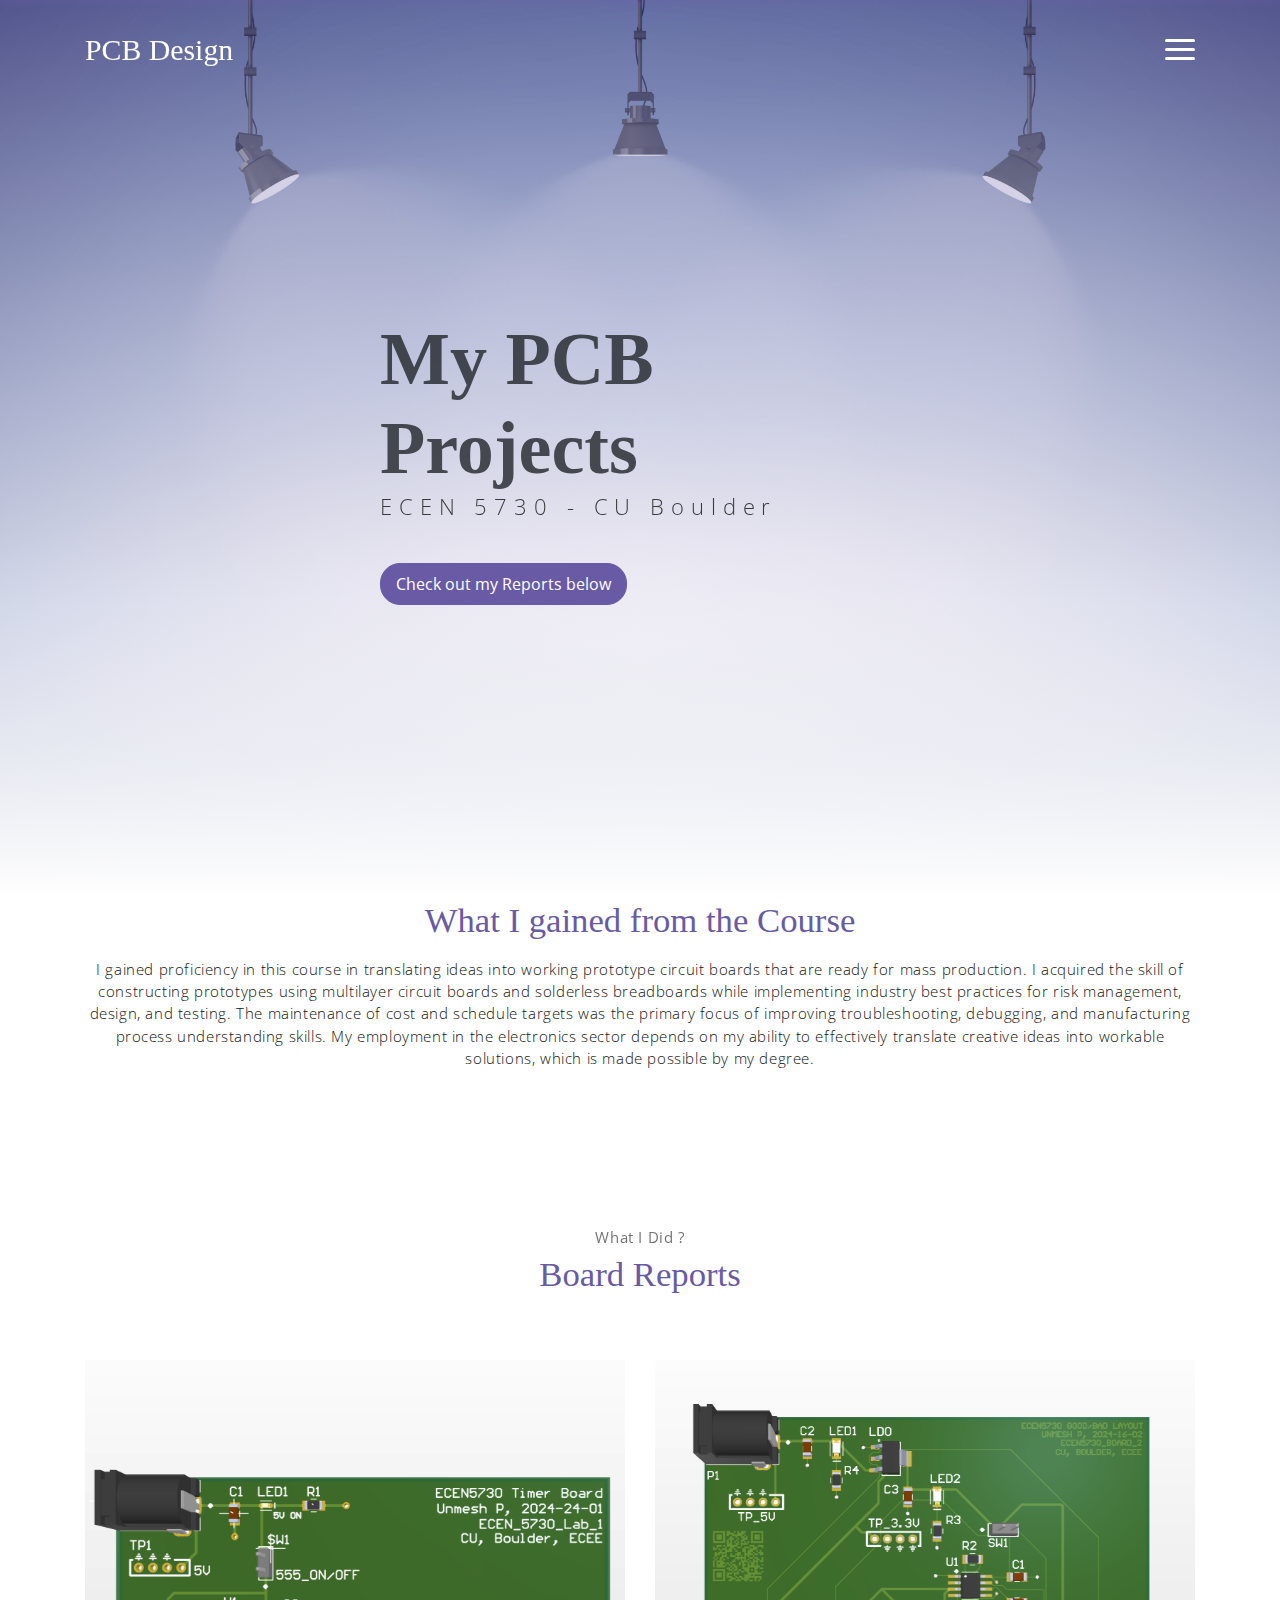
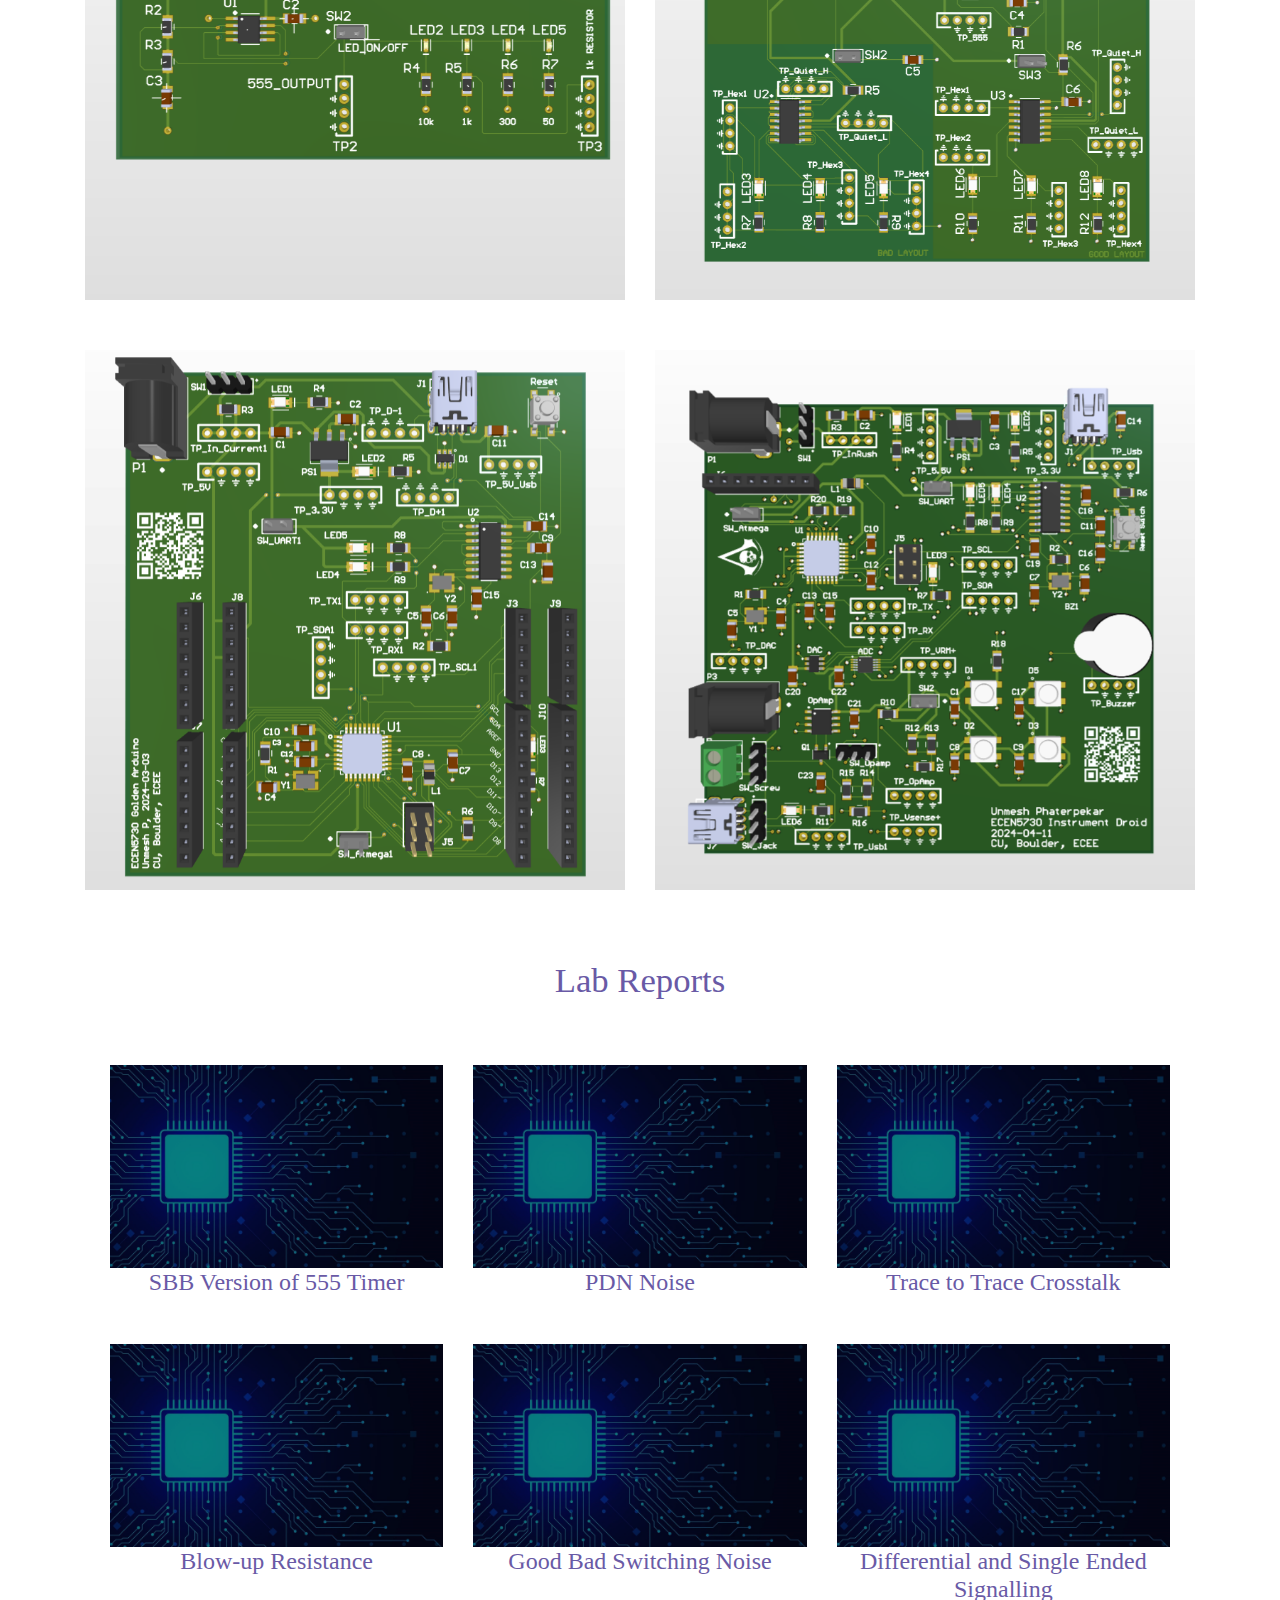
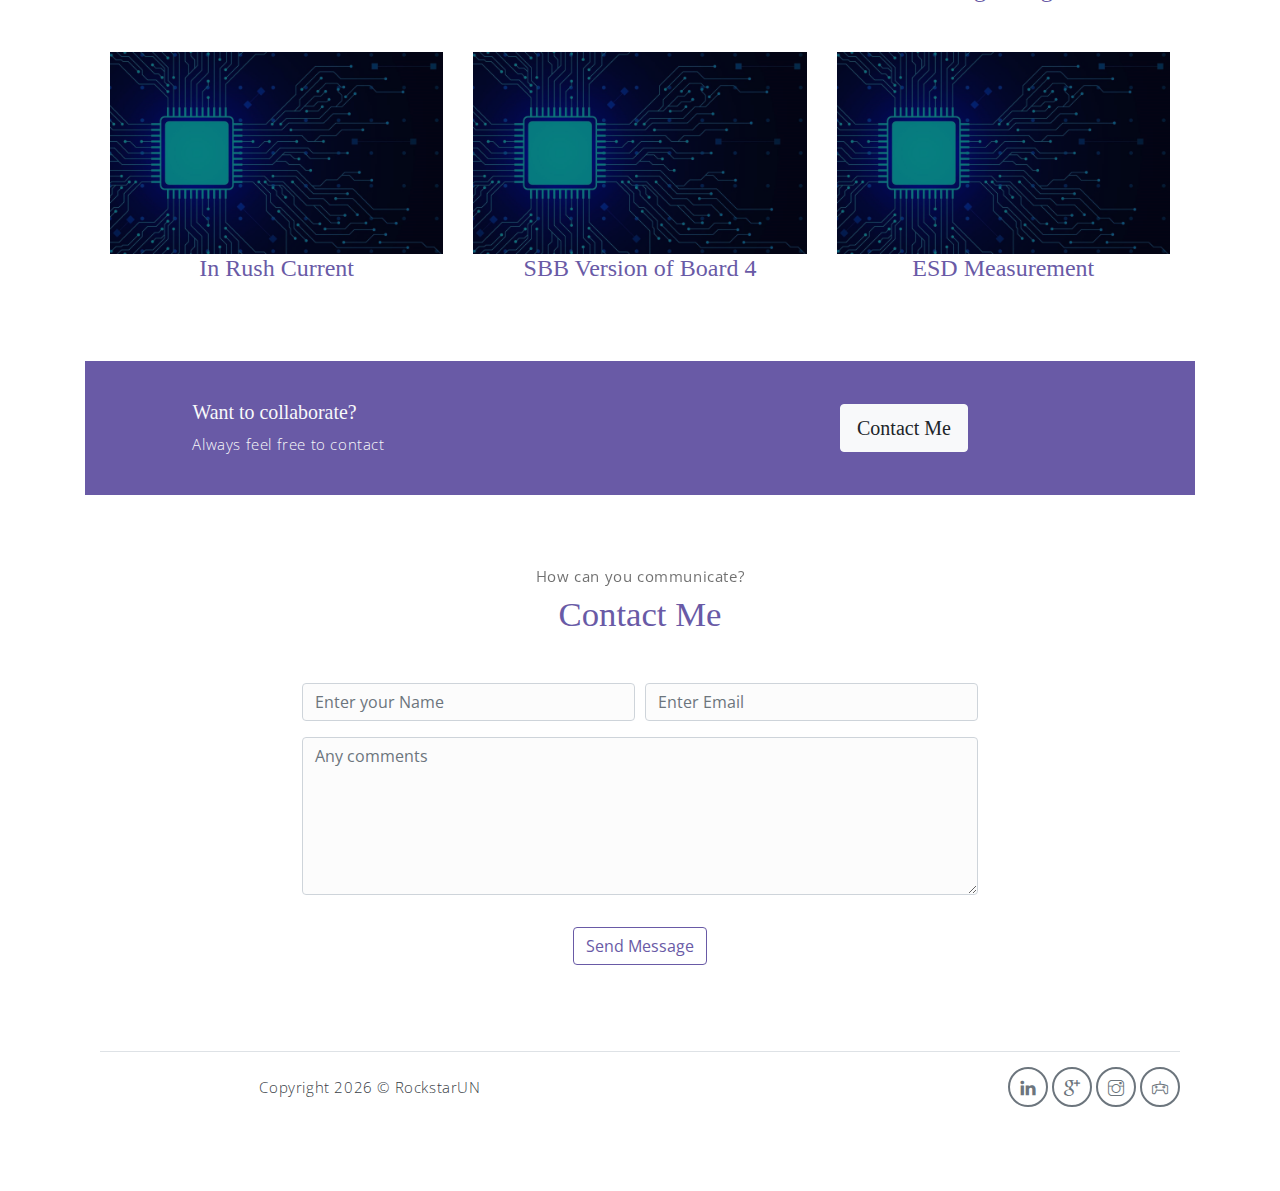
<file: other_pages/pcb.html>
<!DOCTYPE html>
<html lang="en">

<head>
    <meta charset="utf-8">
    <meta name="viewport" content="width=device-width, initial-scale=1, shrink-to-fit=no">
    <meta name="description" content="Start your development with Meyawo landing page.">
    <meta name="author" content="Devcrud">
    <title>PCB Design | Unmesh Phaterpekar</title>
    <!-- Favicon -->
    <link rel="icon" type="image/png" href="assets/imgs/pcb_sym.png">
    <!-- font icons -->
    <link rel="stylesheet" href="assets/vendors/themify-icons/css/themify-icons.css">
    <!-- Bootstrap + Meyawo main styles -->
    <link rel="stylesheet" href="assets/css/meyawo.css">
</head>

<body data-spy="scroll" data-target=".navbar" data-offset="40" id="home">

    <!-- Page Navbar -->
    <nav class="custom-navbar" data-spy="affix" data-offset-top="20">
        <div class="container">
            <a class="logo" href="#">PCB Design</a>
            <ul class="nav">
                <li class="item">
                    <a class="link" href="https://unph4914.github.io/">Home</a>
                </li>
                <li class="item">
                    <a class="link" href="#boards">Board Reports</a>
                </li>
                <li class="item">
                    <a class="link" href="#labs">Lab Reports</a>
                </li>
            </ul>
            <a href="javascript:void(0)" id="nav-toggle" class="hamburger hamburger--elastic">
                <div class="hamburger-box">
                    <div class="hamburger-inner"></div>
                </div>
            </a>
        </div>
    </nav><!-- End of Page Navbar -->

    <!-- page header -->
    <header id="home" class="header">
        <div class="overlay"></div>
        <div class="header-content container">
            <h1 class="header-title">
                <span class="down">My PCB Projects</span>
            </h1>
            <p class="header-subtitle">ECEN 5730 - CU Boulder</p>

            <button id="reportButton" class="btn btn-primary" onclick="document.location='#boards'">Check out my Reports
                below</button>
        </div>
    </header><!-- end of page header -->

    <!-- about section -->
    <section class="section pt-0" id="about">
        <!-- container -->
        <div class="container text-center">
            <!-- about wrapper -->
            <div class="about">
            </div>
            <div class="about-caption">
                <h2 class="section-title mb-3">What I gained from the Course</h2>
                <p>
                    I gained proficiency in this course in translating ideas into working prototype circuit boards that
                    are ready for mass production. I acquired the skill of constructing prototypes using multilayer
                    circuit boards and solderless breadboards while implementing industry best practices for risk
                    management, design, and testing. The maintenance of cost and schedule targets was the primary focus
                    of improving troubleshooting, debugging, and manufacturing process understanding skills. My
                    employment in the electronics sector depends on my ability to effectively translate creative ideas
                    into workable solutions, which is made possible by my degree.
                </p>
            </div>
        </div><!-- end of about wrapper -->
        </div><!-- end of container -->
    </section> <!-- end of about section -->

    <!-- boards section -->
    <section class="section" id="boards">
        <div class="container text-center">
            <p class="section-subtitle">What I Did ?</p>
            <h6 class="section-title mb-6">Board Reports</h6>
            <!-- first row -->
            <div class="row" style="margin-bottom: 30px;"> <!-- Added margin-bottom style -->
                <div class="col-md-6">
                    <a href="assets/docs/Final_Report_Board_1.pdf" class="portfolio-card" target="_blank">
                        <img src="assets/imgs/board1.png" class="portfolio-card-img" alt="Board Image Description 1">
                        <span class="portfolio-card-overlay">
                            <span class="portfolio-card-caption">
                                <h4>555 Timer Circuit</h4>
                                <p class="font-weight-normal">Board 1 Report</p>
                            </span>
                        </span>
                    </a>
                </div>
                <div class="col-md-6">
                    <a href="assets/docs/Final_Report_Board_2.pdf" class="portfolio-card" target="_blank">
                        <img class="portfolio-card-img" src="assets/imgs/board2.png" alt="Board Image Description 2">
                        <span class="portfolio-card-overlay">
                            <span class="portfolio-card-caption">
                                <h4>Good Layout / Bad Layout</h4>
                                <p class="font-weight-normal">Board 2 Report</p>
                            </span>
                        </span>
                    </a>
                </div>
            </div><!-- end of first row -->

            <!-- second row -->
            <div class="row" style="padding-top: 20px;"> <!-- Added padding-top style -->
                <div class="col-md-6">
                    <a href="assets/docs/Final_Report_Board_3.pdf" class="portfolio-card" target="_blank">
                        <img src="assets/imgs/board3.png" class="portfolio-card-img" alt="Board Image Description 1">
                        <span class="portfolio-card-overlay">
                            <span class="portfolio-card-caption">
                                <h4>Golden Arduino</h4>
                                <p class="font-weight-normal">Board 3 Report</p>
                            </span>
                        </span>
                    </a>
                </div>
                <div class="col-md-6">
                    <a href="assets/docs/Final_Report_Board_4.pdf" class="portfolio-card" target="_blank">
                        <img class="portfolio-card-img" src="assets/imgs/board4.png" alt="Board Image Description 2">
                        <span class="portfolio-card-overlay">
                            <span class="portfolio-card-caption">
                                <h4>Instrument Droid</h4>
                                <p class="font-weight-normal">Report coming Soon!</p>
                            </span>
                        </span>
                    </a>
                </div>
            </div><!-- end of second row -->



            <!-- labs section -->
            <section class="section" id="labs">
                <div class="container text-center">
                    <h6 class="section-title mb-6">Lab Reports</h6>
                    <!-- row -->
                    <div class="row">
                        <div class="col-md-4">
                            <a href="assets/docs/Lab2_report_Unmesh.pdf" class="portfolio-card" target="_blank">
                                <img src="assets/imgs/lab_back.jpg" class="portfolio-card-img dimmed-image"
                                    alt="Lab image description">
                                <span class="portfolio-card-caption">
                                    <h4>SBB Version of 555 Timer</h4>
                                </span>
                            </a>
                        </div>
                        <div class="col-md-4">
                            <a href="assets/docs/Lab_5_Report.pdf" class="portfolio-card" target="_blank">
                                <img class="portfolio-card-img dimmed-image" src="assets/imgs/lab_back.jpg"
                                    alt="Lab image description">
                                <span class="portfolio-card-caption">
                                    <h4>PDN Noise</h4>
                                </span>
                            </a>
                        </div>
                        <div class="col-md-4">
                            <a href="assets/docs/Lab_9_Report.pdf" class="portfolio-card" target="_blank">
                                <img class="portfolio-card-img dimmed-image" src="assets/imgs/lab_back.jpg"
                                    alt="Lab image description">
                                <span class="portfolio-card-caption">
                                    <h4>Trace to Trace Crosstalk</h4>
                                </span>
                            </a>
                        </div>
                    </div><!-- end of row -->
                    <!-- New row with 30px spacing -->
                    <div class="row" style="margin-top: 40px;">
                        <div class="col-md-4">
                            <a href="assets/docs/Lab_11_12_Report.pdf" class="portfolio-card" target="_blank">
                                <img src="assets/imgs/lab_back.jpg" class="portfolio-card-img dimmed-image"
                                    alt="Lab image description">
                                <span class="portfolio-card-caption">
                                    <h4>Blow-up Resistance</h4>
                                </span>
                            </a>
                        </div>
                        <div class="col-md-4">
                            <a href="assets/docs/Lab_15_Report.pdf" class="portfolio-card" target="_blank">
                                <img class="portfolio-card-img dimmed-image" src="assets/imgs/lab_back.jpg"
                                    alt="Lab image description">
                                <span class="portfolio-card-caption">
                                    <h4>Good Bad Switching Noise</h4>
                                </span>
                            </a>
                        </div>
                        <div class="col-md-4">
                            <a href="assets/docs/Lab_16_Report.pdf" class="portfolio-card" target="_blank">
                                <img class="portfolio-card-img dimmed-image" src="assets/imgs/lab_back.jpg"
                                    alt="Lab image description">
                                <span class="portfolio-card-caption">
                                    <h4>Differential and Single Ended Signalling</h4>
                                </span>
                            </a>
                        </div>
                    </div><!-- end of new row -->

                    <div class="row" style="margin-top: 40px;">
                        <div class="col-md-4">
                            <a href="assets/docs/Lab_18_Report.pdf" class="portfolio-card" target="_blank">
                                <img src="assets/imgs/lab_back.jpg" class="portfolio-card-img dimmed-image"
                                    alt="Lab image description">
                                <span class="portfolio-card-caption">
                                    <h4>In Rush Current</h4>
                                </span>
                            </a>
                        </div>
                        <div class="col-md-4">
                            <a href="assets/docs/Lab_21,22_Report.pdf" class="portfolio-card" target="_blank">
                                <img class="portfolio-card-img dimmed-image" src="assets/imgs/lab_back.jpg"
                                    alt="Lab image description">
                                <span class="portfolio-card-caption">
                                    <h4>SBB Version of Board 4</h4>
                                </span>
                            </a>
                        </div>
                        <div class="col-md-4">
                            <a href="assets/docs/Lab_26_Report.pdf" class="portfolio-card" target="_blank">
                                <img class="portfolio-card-img dimmed-image" src="assets/imgs/lab_back.jpg"
                                    alt="Lab image description">
                                <span class="portfolio-card-caption">
                                    <h4>ESD Measurement</h4>
                                </span>
                            </a>
                        </div>
                    </div><!-- end of new row -->

                </div><!-- end of container -->
            </section> <!-- end of portfolio section -->


            <!-- section -->
            <section class="section-sm bg-primary">
                <!-- container -->
                <div class="container text-center text-sm-left">
                    <!-- row -->
                    <div class="row align-items-center">
                        <div class="col-sm offset-md-1 mb-4 mb-md-0">
                            <h6 class="title text-light">Want to collaborate?</h6>
                            <p class="m-0 text-light">Always feel free to contact</p>
                        </div>
                        <div class="col-sm offset-sm-2 offset-md-3">
                            <!-- Change button to a link styled as a button -->
                            <a href="mailto:unmesh.phaterpekar@colorado.edu"
                                class="btn btn-lg my-font btn-light rounded">Contact Me</a>
                        </div>
                    </div> <!-- end of row -->
                </div> <!-- end of container -->
            </section> <!-- end of section -->


            <!-- contact section -->
            <section class="section" id="contact">
                <div class="container text-center">
                    <p class="section-subtitle">How can you communicate?</p>
                    <h6 class="section-title mb-5">Contact Me</h6>
                    <!-- contact form -->
                    <form action="send_mail.php" method="post" class="contact-form col-md-10 col-lg-8 m-auto">
                        <div class="form-row">
                            <div class="form-group col-sm-6">
                                <input type="text" name="name" class="form-control" placeholder="Enter your Name"
                                    required>
                            </div>
                            <div class="form-group col-sm-6">
                                <input type="email" name="email" class="form-control" placeholder="Enter Email"
                                    required>
                            </div>
                            <div class="form-group col-sm-12">
                                <textarea name="comment" id="comment" rows="6" class="form-control"
                                    placeholder="Any comments"></textarea>
                            </div>
                            <div class="form-group col-sm-12 mt-3">
                                <input type="submit" value="Send Message" class="btn btn-outline-primary rounded">
                            </div>
                        </div>
                    </form>
                </div><!-- end of container -->
            </section><!-- end of contact section -->

            <!-- footer -->
            <div class="container">
                <footer class="footer">
                    <p class="mb-0">Copyright
                        <script>document.write(new Date().getFullYear())</script> &copy; <a
                            href="http://www.devcrud.com">RockstarUN</a>
                    </p>
                    <div class="social-links text-right m-auto ml-sm-auto">
                        <a href="https://www.linkedin.com/in/unmesh-phaterpekar" target="_blank" class="link"><i
                                class="ti-linkedin"></i></a>
                        <a href="mailto:unmeshphaterpekar@gmail.com" class="link"><i class="ti-google"></i></a>
                        <a href="https://www.instagram.com/ig_r0ckstarun" target="_blank" class="link"><i
                                class="ti-instagram"></i></a>
                        <a href="https://discord.gg/QGY3A4dC" target="_blank" class="link"><i class="ti-game"></i></a>
                    </div>
                </footer>
            </div> <!-- end of page footer -->

            <!-- core  -->
            <script src="assets/vendors/jquery/jquery-3.4.1.js"></script>
            <script src="assets/vendors/bootstrap/bootstrap.bundle.js"></script>

            <!-- bootstrap 3 affix -->
            <script src="assets/vendors/bootstrap/bootstrap.affix.js"></script>

            <!-- Meyawo js -->
            <script src="assets/js/meyawo.js"></script>

</body>

</html>
</file>
<file: assets/vendors/themify-icons/css/themify-icons.css>
@font-face {
	font-family: 'themify';
	src:url("../fonts/themify.eot?-fvbane");
	src:url("../fonts/themify.eot?#iefix-fvbane") format("embedded-opentype"),
		url("../fonts/themify.woff?-fvbane") format("woff"),
		url("../fonts/themify.ttf?-fvbane") format("truetype"),
		url("../fonts/themify.svg?-fvbane#themify") format("svg");
	font-weight: normal;
	font-style: normal;
}

[class^="ti-"], [class*=" ti-"] {
	font-family: 'themify';
	speak: none;
	font-style: normal;
	font-weight: normal;
	font-variant: normal;
	text-transform: none;
	line-height: 1;

	/* Better Font Rendering =========== */
	-webkit-font-smoothing: antialiased;
	-moz-osx-font-smoothing: grayscale;
}

.ti-wand:before {
	content: "\e600";
}
.ti-volume:before {
	content: "\e601";
}
.ti-user:before {
	content: "\e602";
}
.ti-unlock:before {
	content: "\e603";
}
.ti-unlink:before {
	content: "\e604";
}
.ti-trash:before {
	content: "\e605";
}
.ti-thought:before {
	content: "\e606";
}
.ti-target:before {
	content: "\e607";
}
.ti-tag:before {
	content: "\e608";
}
.ti-tablet:before {
	content: "\e609";
}
.ti-star:before {
	content: "\e60a";
}
.ti-spray:before {
	content: "\e60b";
}
.ti-signal:before {
	content: "\e60c";
}
.ti-shopping-cart:before {
	content: "\e60d";
}
.ti-shopping-cart-full:before {
	content: "\e60e";
}
.ti-settings:before {
	content: "\e60f";
}
.ti-search:before {
	content: "\e610";
}
.ti-zoom-in:before {
	content: "\e611";
}
.ti-zoom-out:before {
	content: "\e612";
}
.ti-cut:before {
	content: "\e613";
}
.ti-ruler:before {
	content: "\e614";
}
.ti-ruler-pencil:before {
	content: "\e615";
}
.ti-ruler-alt:before {
	content: "\e616";
}
.ti-bookmark:before {
	content: "\e617";
}
.ti-bookmark-alt:before {
	content: "\e618";
}
.ti-reload:before {
	content: "\e619";
}
.ti-plus:before {
	content: "\e61a";
}
.ti-pin:before {
	content: "\e61b";
}
.ti-pencil:before {
	content: "\e61c";
}
.ti-pencil-alt:before {
	content: "\e61d";
}
.ti-paint-roller:before {
	content: "\e61e";
}
.ti-paint-bucket:before {
	content: "\e61f";
}
.ti-na:before {
	content: "\e620";
}
.ti-mobile:before {
	content: "\e621";
}
.ti-minus:before {
	content: "\e622";
}
.ti-medall:before {
	content: "\e623";
}
.ti-medall-alt:before {
	content: "\e624";
}
.ti-marker:before {
	content: "\e625";
}
.ti-marker-alt:before {
	content: "\e626";
}
.ti-arrow-up:before {
	content: "\e627";
}
.ti-arrow-right:before {
	content: "\e628";
}
.ti-arrow-left:before {
	content: "\e629";
}
.ti-arrow-down:before {
	content: "\e62a";
}
.ti-lock:before {
	content: "\e62b";
}
.ti-location-arrow:before {
	content: "\e62c";
}
.ti-link:before {
	content: "\e62d";
}
.ti-layout:before {
	content: "\e62e";
}
.ti-layers:before {
	content: "\e62f";
}
.ti-layers-alt:before {
	content: "\e630";
}
.ti-key:before {
	content: "\e631";
}
.ti-import:before {
	content: "\e632";
}
.ti-image:before {
	content: "\e633";
}
.ti-heart:before {
	content: "\e634";
}
.ti-heart-broken:before {
	content: "\e635";
}
.ti-hand-stop:before {
	content: "\e636";
}
.ti-hand-open:before {
	content: "\e637";
}
.ti-hand-drag:before {
	content: "\e638";
}
.ti-folder:before {
	content: "\e639";
}
.ti-flag:before {
	content: "\e63a";
}
.ti-flag-alt:before {
	content: "\e63b";
}
.ti-flag-alt-2:before {
	content: "\e63c";
}
.ti-eye:before {
	content: "\e63d";
}
.ti-export:before {
	content: "\e63e";
}
.ti-exchange-vertical:before {
	content: "\e63f";
}
.ti-desktop:before {
	content: "\e640";
}
.ti-cup:before {
	content: "\e641";
}
.ti-crown:before {
	content: "\e642";
}
.ti-comments:before {
	content: "\e643";
}
.ti-comment:before {
	content: "\e644";
}
.ti-comment-alt:before {
	content: "\e645";
}
.ti-close:before {
	content: "\e646";
}
.ti-clip:before {
	content: "\e647";
}
.ti-angle-up:before {
	content: "\e648";
}
.ti-angle-right:before {
	content: "\e649";
}
.ti-angle-left:before {
	content: "\e64a";
}
.ti-angle-down:before {
	content: "\e64b";
}
.ti-check:before {
	content: "\e64c";
}
.ti-check-box:before {
	content: "\e64d";
}
.ti-camera:before {
	content: "\e64e";
}
.ti-announcement:before {
	content: "\e64f";
}
.ti-brush:before {
	content: "\e650";
}
.ti-briefcase:before {
	content: "\e651";
}
.ti-bolt:before {
	content: "\e652";
}
.ti-bolt-alt:before {
	content: "\e653";
}
.ti-blackboard:before {
	content: "\e654";
}
.ti-bag:before {
	content: "\e655";
}
.ti-move:before {
	content: "\e656";
}
.ti-arrows-vertical:before {
	content: "\e657";
}
.ti-arrows-horizontal:before {
	content: "\e658";
}
.ti-fullscreen:before {
	content: "\e659";
}
.ti-arrow-top-right:before {
	content: "\e65a";
}
.ti-arrow-top-left:before {
	content: "\e65b";
}
.ti-arrow-circle-up:before {
	content: "\e65c";
}
.ti-arrow-circle-right:before {
	content: "\e65d";
}
.ti-arrow-circle-left:before {
	content: "\e65e";
}
.ti-arrow-circle-down:before {
	content: "\e65f";
}
.ti-angle-double-up:before {
	content: "\e660";
}
.ti-angle-double-right:before {
	content: "\e661";
}
.ti-angle-double-left:before {
	content: "\e662";
}
.ti-angle-double-down:before {
	content: "\e663";
}
.ti-zip:before {
	content: "\e664";
}
.ti-world:before {
	content: "\e665";
}
.ti-wheelchair:before {
	content: "\e666";
}
.ti-view-list:before {
	content: "\e667";
}
.ti-view-list-alt:before {
	content: "\e668";
}
.ti-view-grid:before {
	content: "\e669";
}
.ti-uppercase:before {
	content: "\e66a";
}
.ti-upload:before {
	content: "\e66b";
}
.ti-underline:before {
	content: "\e66c";
}
.ti-truck:before {
	content: "\e66d";
}
.ti-timer:before {
	content: "\e66e";
}
.ti-ticket:before {
	content: "\e66f";
}
.ti-thumb-up:before {
	content: "\e670";
}
.ti-thumb-down:before {
	content: "\e671";
}
.ti-text:before {
	content: "\e672";
}
.ti-stats-up:before {
	content: "\e673";
}
.ti-stats-down:before {
	content: "\e674";
}
.ti-split-v:before {
	content: "\e675";
}
.ti-split-h:before {
	content: "\e676";
}
.ti-smallcap:before {
	content: "\e677";
}
.ti-shine:before {
	content: "\e678";
}
.ti-shift-right:before {
	content: "\e679";
}
.ti-shift-left:before {
	content: "\e67a";
}
.ti-shield:before {
	content: "\e67b";
}
.ti-notepad:before {
	content: "\e67c";
}
.ti-server:before {
	content: "\e67d";
}
.ti-quote-right:before {
	content: "\e67e";
}
.ti-quote-left:before {
	content: "\e67f";
}
.ti-pulse:before {
	content: "\e680";
}
.ti-printer:before {
	content: "\e681";
}
.ti-power-off:before {
	content: "\e682";
}
.ti-plug:before {
	content: "\e683";
}
.ti-pie-chart:before {
	content: "\e684";
}
.ti-paragraph:before {
	content: "\e685";
}
.ti-panel:before {
	content: "\e686";
}
.ti-package:before {
	content: "\e687";
}
.ti-music:before {
	content: "\e688";
}
.ti-music-alt:before {
	content: "\e689";
}
.ti-mouse:before {
	content: "\e68a";
}
.ti-mouse-alt:before {
	content: "\e68b";
}
.ti-money:before {
	content: "\e68c";
}
.ti-microphone:before {
	content: "\e68d";
}
.ti-menu:before {
	content: "\e68e";
}
.ti-menu-alt:before {
	content: "\e68f";
}
.ti-map:before {
	content: "\e690";
}
.ti-map-alt:before {
	content: "\e691";
}
.ti-loop:before {
	content: "\e692";
}
.ti-location-pin:before {
	content: "\e693";
}
.ti-list:before {
	content: "\e694";
}
.ti-light-bulb:before {
	content: "\e695";
}
.ti-Italic:before {
	content: "\e696";
}
.ti-info:before {
	content: "\e697";
}
.ti-infinite:before {
	content: "\e698";
}
.ti-id-badge:before {
	content: "\e699";
}
.ti-hummer:before {
	content: "\e69a";
}
.ti-home:before {
	content: "\e69b";
}
.ti-help:before {
	content: "\e69c";
}
.ti-headphone:before {
	content: "\e69d";
}
.ti-harddrives:before {
	content: "\e69e";
}
.ti-harddrive:before {
	content: "\e69f";
}
.ti-gift:before {
	content: "\e6a0";
}
.ti-game:before {
	content: "\e6a1";
}
.ti-filter:before {
	content: "\e6a2";
}
.ti-files:before {
	content: "\e6a3";
}
.ti-file:before {
	content: "\e6a4";
}
.ti-eraser:before {
	content: "\e6a5";
}
.ti-envelope:before {
	content: "\e6a6";
}
.ti-download:before {
	content: "\e6a7";
}
.ti-direction:before {
	content: "\e6a8";
}
.ti-direction-alt:before {
	content: "\e6a9";
}
.ti-dashboard:before {
	content: "\e6aa";
}
.ti-control-stop:before {
	content: "\e6ab";
}
.ti-control-shuffle:before {
	content: "\e6ac";
}
.ti-control-play:before {
	content: "\e6ad";
}
.ti-control-pause:before {
	content: "\e6ae";
}
.ti-control-forward:before {
	content: "\e6af";
}
.ti-control-backward:before {
	content: "\e6b0";
}
.ti-cloud:before {
	content: "\e6b1";
}
.ti-cloud-up:before {
	content: "\e6b2";
}
.ti-cloud-down:before {
	content: "\e6b3";
}
.ti-clipboard:before {
	content: "\e6b4";
}
.ti-car:before {
	content: "\e6b5";
}
.ti-calendar:before {
	content: "\e6b6";
}
.ti-book:before {
	content: "\e6b7";
}
.ti-bell:before {
	content: "\e6b8";
}
.ti-basketball:before {
	content: "\e6b9";
}
.ti-bar-chart:before {
	content: "\e6ba";
}
.ti-bar-chart-alt:before {
	content: "\e6bb";
}
.ti-back-right:before {
	content: "\e6bc";
}
.ti-back-left:before {
	content: "\e6bd";
}
.ti-arrows-corner:before {
	content: "\e6be";
}
.ti-archive:before {
	content: "\e6bf";
}
.ti-anchor:before {
	content: "\e6c0";
}
.ti-align-right:before {
	content: "\e6c1";
}
.ti-align-left:before {
	content: "\e6c2";
}
.ti-align-justify:before {
	content: "\e6c3";
}
.ti-align-center:before {
	content: "\e6c4";
}
.ti-alert:before {
	content: "\e6c5";
}
.ti-alarm-clock:before {
	content: "\e6c6";
}
.ti-agenda:before {
	content: "\e6c7";
}
.ti-write:before {
	content: "\e6c8";
}
.ti-window:before {
	content: "\e6c9";
}
.ti-widgetized:before {
	content: "\e6ca";
}
.ti-widget:before {
	content: "\e6cb";
}
.ti-widget-alt:before {
	content: "\e6cc";
}
.ti-wallet:before {
	content: "\e6cd";
}
.ti-video-clapper:before {
	content: "\e6ce";
}
.ti-video-camera:before {
	content: "\e6cf";
}
.ti-vector:before {
	content: "\e6d0";
}
.ti-themify-logo:before {
	content: "\e6d1";
}
.ti-themify-favicon:before {
	content: "\e6d2";
}
.ti-themify-favicon-alt:before {
	content: "\e6d3";
}
.ti-support:before {
	content: "\e6d4";
}
.ti-stamp:before {
	content: "\e6d5";
}
.ti-split-v-alt:before {
	content: "\e6d6";
}
.ti-slice:before {
	content: "\e6d7";
}
.ti-shortcode:before {
	content: "\e6d8";
}
.ti-shift-right-alt:before {
	content: "\e6d9";
}
.ti-shift-left-alt:before {
	content: "\e6da";
}
.ti-ruler-alt-2:before {
	content: "\e6db";
}
.ti-receipt:before {
	content: "\e6dc";
}
.ti-pin2:before {
	content: "\e6dd";
}
.ti-pin-alt:before {
	content: "\e6de";
}
.ti-pencil-alt2:before {
	content: "\e6df";
}
.ti-palette:before {
	content: "\e6e0";
}
.ti-more:before {
	content: "\e6e1";
}
.ti-more-alt:before {
	content: "\e6e2";
}
.ti-microphone-alt:before {
	content: "\e6e3";
}
.ti-magnet:before {
	content: "\e6e4";
}
.ti-line-double:before {
	content: "\e6e5";
}
.ti-line-dotted:before {
	content: "\e6e6";
}
.ti-line-dashed:before {
	content: "\e6e7";
}
.ti-layout-width-full:before {
	content: "\e6e8";
}
.ti-layout-width-default:before {
	content: "\e6e9";
}
.ti-layout-width-default-alt:before {
	content: "\e6ea";
}
.ti-layout-tab:before {
	content: "\e6eb";
}
.ti-layout-tab-window:before {
	content: "\e6ec";
}
.ti-layout-tab-v:before {
	content: "\e6ed";
}
.ti-layout-tab-min:before {
	content: "\e6ee";
}
.ti-layout-slider:before {
	content: "\e6ef";
}
.ti-layout-slider-alt:before {
	content: "\e6f0";
}
.ti-layout-sidebar-right:before {
	content: "\e6f1";
}
.ti-layout-sidebar-none:before {
	content: "\e6f2";
}
.ti-layout-sidebar-left:before {
	content: "\e6f3";
}
.ti-layout-placeholder:before {
	content: "\e6f4";
}
.ti-layout-menu:before {
	content: "\e6f5";
}
.ti-layout-menu-v:before {
	content: "\e6f6";
}
.ti-layout-menu-separated:before {
	content: "\e6f7";
}
.ti-layout-menu-full:before {
	content: "\e6f8";
}
.ti-layout-media-right-alt:before {
	content: "\e6f9";
}
.ti-layout-media-right:before {
	content: "\e6fa";
}
.ti-layout-media-overlay:before {
	content: "\e6fb";
}
.ti-layout-media-overlay-alt:before {
	content: "\e6fc";
}
.ti-layout-media-overlay-alt-2:before {
	content: "\e6fd";
}
.ti-layout-media-left-alt:before {
	content: "\e6fe";
}
.ti-layout-media-left:before {
	content: "\e6ff";
}
.ti-layout-media-center-alt:before {
	content: "\e700";
}
.ti-layout-media-center:before {
	content: "\e701";
}
.ti-layout-list-thumb:before {
	content: "\e702";
}
.ti-layout-list-thumb-alt:before {
	content: "\e703";
}
.ti-layout-list-post:before {
	content: "\e704";
}
.ti-layout-list-large-image:before {
	content: "\e705";
}
.ti-layout-line-solid:before {
	content: "\e706";
}
.ti-layout-grid4:before {
	content: "\e707";
}
.ti-layout-grid3:before {
	content: "\e708";
}
.ti-layout-grid2:before {
	content: "\e709";
}
.ti-layout-grid2-thumb:before {
	content: "\e70a";
}
.ti-layout-cta-right:before {
	content: "\e70b";
}
.ti-layout-cta-left:before {
	content: "\e70c";
}
.ti-layout-cta-center:before {
	content: "\e70d";
}
.ti-layout-cta-btn-right:before {
	content: "\e70e";
}
.ti-layout-cta-btn-left:before {
	content: "\e70f";
}
.ti-layout-column4:before {
	content: "\e710";
}
.ti-layout-column3:before {
	content: "\e711";
}
.ti-layout-column2:before {
	content: "\e712";
}
.ti-layout-accordion-separated:before {
	content: "\e713";
}
.ti-layout-accordion-merged:before {
	content: "\e714";
}
.ti-layout-accordion-list:before {
	content: "\e715";
}
.ti-ink-pen:before {
	content: "\e716";
}
.ti-info-alt:before {
	content: "\e717";
}
.ti-help-alt:before {
	content: "\e718";
}
.ti-headphone-alt:before {
	content: "\e719";
}
.ti-hand-point-up:before {
	content: "\e71a";
}
.ti-hand-point-right:before {
	content: "\e71b";
}
.ti-hand-point-left:before {
	content: "\e71c";
}
.ti-hand-point-down:before {
	content: "\e71d";
}
.ti-gallery:before {
	content: "\e71e";
}
.ti-face-smile:before {
	content: "\e71f";
}
.ti-face-sad:before {
	content: "\e720";
}
.ti-credit-card:before {
	content: "\e721";
}
.ti-control-skip-forward:before {
	content: "\e722";
}
.ti-control-skip-backward:before {
	content: "\e723";
}
.ti-control-record:before {
	content: "\e724";
}
.ti-control-eject:before {
	content: "\e725";
}
.ti-comments-smiley:before {
	content: "\e726";
}
.ti-brush-alt:before {
	content: "\e727";
}
.ti-youtube:before {
	content: "\e728";
}
.ti-vimeo:before {
	content: "\e729";
}
.ti-twitter:before {
	content: "\e72a";
}
.ti-time:before {
	content: "\e72b";
}
.ti-tumblr:before {
	content: "\e72c";
}
.ti-skype:before {
	content: "\e72d";
}
.ti-share:before {
	content: "\e72e";
}
.ti-share-alt:before {
	content: "\e72f";
}
.ti-rocket:before {
	content: "\e730";
}
.ti-pinterest:before {
	content: "\e731";
}
.ti-new-window:before {
	content: "\e732";
}
.ti-microsoft:before {
	content: "\e733";
}
.ti-list-ol:before {
	content: "\e734";
}
.ti-linkedin:before {
	content: "\e735";
}
.ti-layout-sidebar-2:before {
	content: "\e736";
}
.ti-layout-grid4-alt:before {
	content: "\e737";
}
.ti-layout-grid3-alt:before {
	content: "\e738";
}
.ti-layout-grid2-alt:before {
	content: "\e739";
}
.ti-layout-column4-alt:before {
	content: "\e73a";
}
.ti-layout-column3-alt:before {
	content: "\e73b";
}
.ti-layout-column2-alt:before {
	content: "\e73c";
}
.ti-instagram:before {
	content: "\e73d";
}
.ti-google:before {
	content: "\e73e";
}
.ti-github:before {
	content: "\e73f";
}
.ti-flickr:before {
	content: "\e740";
}
.ti-facebook:before {
	content: "\e741";
}
.ti-dropbox:before {
	content: "\e742";
}
.ti-dribbble:before {
	content: "\e743";
}
.ti-apple:before {
	content: "\e744";
}
.ti-android:before {
	content: "\e745";
}
.ti-save:before {
	content: "\e746";
}
.ti-save-alt:before {
	content: "\e747";
}
.ti-yahoo:before {
	content: "\e748";
}
.ti-wordpress:before {
	content: "\e749";
}
.ti-vimeo-alt:before {
	content: "\e74a";
}
.ti-twitter-alt:before {
	content: "\e74b";
}
.ti-tumblr-alt:before {
	content: "\e74c";
}
.ti-trello:before {
	content: "\e74d";
}
.ti-stack-overflow:before {
	content: "\e74e";
}
.ti-soundcloud:before {
	content: "\e74f";
}
.ti-sharethis:before {
	content: "\e750";
}
.ti-sharethis-alt:before {
	content: "\e751";
}
.ti-reddit:before {
	content: "\e752";
}
.ti-pinterest-alt:before {
	content: "\e753";
}
.ti-microsoft-alt:before {
	content: "\e754";
}
.ti-linux:before {
	content: "\e755";
}
.ti-jsfiddle:before {
	content: "\e756";
}
.ti-joomla:before {
	content: "\e757";
}
.ti-html5:before {
	content: "\e758";
}
.ti-flickr-alt:before {
	content: "\e759";
}
.ti-email:before {
	content: "\e75a";
}
.ti-drupal:before {
	content: "\e75b";
}
.ti-dropbox-alt:before {
	content: "\e75c";
}
.ti-css3:before {
	content: "\e75d";
}
.ti-rss:before {
	content: "\e75e";
}
.ti-rss-alt:before {
	content: "\e75f";
}
</file>
<file: assets/css/meyawo.css>
@charset "UTF-8";
/*!
=========================================================
* Meyawo Landing page
=========================================================

* Copyright: 2019 DevCRUD (https://devcrud.com)
* Licensed: (https://devcrud.com/licenses)
* Coded by www.devcrud.com

=========================================================

* The above copyright notice and this permission notice shall be included in all copies or substantial portions of the Software.
*/
@import url("https://fonts.googleapis.com/css?family=Baloo+Paaji|Open+Sans:300,300i,400,400i,600,600i,700,700i");
:root {
  --blue: #1e549f;
  --indigo: #695aa6;
  --purple: #6f42c1;
  --pink: #e83e8c;
  --red: #ec185d;
  --orange: #ff6d02;
  --yellow: #ffc107;
  --green: #1bb74f;
  --teal: #20c997;
  --cyan: #17a2b8;
  --white: #fff;
  --gray: #6c757d;
  --gray-dark: #393e46;
  --primary: #695aa6;
  --secondary: #393e46;
  --success: #1bb74f;
  --info: #17a2b8;
  --warning: #ff6d02;
  --danger: #ec185d;
  --light: #f8f9fa;
  --dark: #212529;
  --breakpoint-xs: 0;
  --breakpoint-sm: 576px;
  --breakpoint-md: 768px;
  --breakpoint-lg: 992px;
  --breakpoint-xl: 1200px;
  --font-family-sans-serif: "Open Sans", sans-serif;
  --font-family-monospace: SFMono-Regular, Menlo, Monaco, Consolas, "Liberation Mono", "Courier New", monospace;
}

*,
*::before,
*::after {
  box-sizing: border-box;
}

html {
  font-family: sans-serif;
  line-height: 1.15;
  -webkit-text-size-adjust: 100%;
  -webkit-tap-highlight-color: rgba(0, 0, 0, 0);
}

article, aside, figcaption, figure, footer, header, hgroup, main, nav, section {
  display: block;
}

body {
  margin: 0;
  font-family: "Open Sans", sans-serif;
  font-size: 1rem;
  font-weight: 400;
  line-height: 1.5;
  color: #212529;
  text-align: left;
  background-color: #fff;
}

[tabindex="-1"]:focus {
  outline: 0 !important;
}

hr {
  box-sizing: content-box;
  height: 0;
  overflow: visible;
}

h1, h2, h3, h4, h5, h6 {
  margin-top: 0;
  margin-bottom: 0.5rem;
}

p {
  margin-top: 0;
  margin-bottom: 1rem;
}

abbr[title],
abbr[data-original-title] {
  text-decoration: underline;
  -webkit-text-decoration: underline dotted;
          text-decoration: underline dotted;
  cursor: help;
  border-bottom: 0;
  -webkit-text-decoration-skip-ink: none;
          text-decoration-skip-ink: none;
}

address {
  margin-bottom: 1rem;
  font-style: normal;
  line-height: inherit;
}

ol,
ul,
dl {
  margin-top: 0;
  margin-bottom: 1rem;
}

ol ol,
ul ul,
ol ul,
ul ol {
  margin-bottom: 0;
}

dt {
  font-weight: 700;
}

dd {
  margin-bottom: .5rem;
  margin-left: 0;
}

blockquote {
  margin: 0 0 1rem;
}

b,
strong {
  font-weight: bolder;
}

small {
  font-size: 80%;
}

sub,
sup {
  position: relative;
  font-size: 75%;
  line-height: 0;
  vertical-align: baseline;
}

sub {
  bottom: -.25em;
}

sup {
  top: -.5em;
}

a {
  color: #695aa6;
  text-decoration: none;
  background-color: transparent;
}

a:hover {
  color: #493f75;
  text-decoration: none;
}

a:not([href]):not([tabindex]) {
  color: inherit;
  text-decoration: none;
}

a:not([href]):not([tabindex]):hover, a:not([href]):not([tabindex]):focus {
  color: inherit;
  text-decoration: none;
}

a:not([href]):not([tabindex]):focus {
  outline: 0;
}

pre,
code,
kbd,
samp {
  font-family: SFMono-Regular, Menlo, Monaco, Consolas, "Liberation Mono", "Courier New", monospace;
  font-size: 1em;
}

pre {
  margin-top: 0;
  margin-bottom: 1rem;
  overflow: auto;
}

figure {
  margin: 0 0 1rem;
}

img {
  vertical-align: middle;
  border-style: none;
}

svg {
  overflow: hidden;
  vertical-align: middle;
}

table {
  border-collapse: collapse;
}

caption {
  padding-top: 0.75rem;
  padding-bottom: 0.75rem;
  color: #6c757d;
  text-align: left;
  caption-side: bottom;
}

th {
  text-align: inherit;
}

label {
  display: inline-block;
  margin-bottom: 0.5rem;
}

button {
  border-radius: 0;
}

button:focus {
  outline: 1px dotted;
  outline: 5px auto -webkit-focus-ring-color;
}

input,
button,
select,
optgroup,
textarea {
  margin: 0;
  font-family: inherit;
  font-size: inherit;
  line-height: inherit;
}

button,
input {
  overflow: visible;
}

button,
select {
  text-transform: none;
}

select {
  word-wrap: normal;
}

button,
[type="button"],
[type="reset"],
[type="submit"] {
  -webkit-appearance: button;
}

button:not(:disabled),
[type="button"]:not(:disabled),
[type="reset"]:not(:disabled),
[type="submit"]:not(:disabled) {
  cursor: pointer;
}

button::-moz-focus-inner,
[type="button"]::-moz-focus-inner,
[type="reset"]::-moz-focus-inner,
[type="submit"]::-moz-focus-inner {
  padding: 0;
  border-style: none;
}

input[type="radio"],
input[type="checkbox"] {
  box-sizing: border-box;
  padding: 0;
}

input[type="date"],
input[type="time"],
input[type="datetime-local"],
input[type="month"] {
  -webkit-appearance: listbox;
}

textarea {
  overflow: auto;
  resize: vertical;
}

fieldset {
  min-width: 0;
  padding: 0;
  margin: 0;
  border: 0;
}

legend {
  display: block;
  width: 100%;
  max-width: 100%;
  padding: 0;
  margin-bottom: .5rem;
  font-size: 1.5rem;
  line-height: inherit;
  color: inherit;
  white-space: normal;
}

progress {
  vertical-align: baseline;
}

[type="number"]::-webkit-inner-spin-button,
[type="number"]::-webkit-outer-spin-button {
  height: auto;
}

[type="search"] {
  outline-offset: -2px;
  -webkit-appearance: none;
}

[type="search"]::-webkit-search-decoration {
  -webkit-appearance: none;
}

::-webkit-file-upload-button {
  font: inherit;
  -webkit-appearance: button;
}

output {
  display: inline-block;
}

summary {
  display: list-item;
  cursor: pointer;
}

template {
  display: none;
}

[hidden] {
  display: none !important;
}

h1, h2, h3, h4, h5, h6,
.h1, .h2, .h3, .h4, .h5, .h6 {
  margin-bottom: 0.5rem;
  font-weight: 500;
  line-height: 1.2;
}

h1, .h1 {
  font-size: 2.5rem;
}

h2, .h2 {
  font-size: 2rem;
}

h3, .h3 {
  font-size: 1.75rem;
}

h4, .h4 {
  font-size: 1.5rem;
}

h5, .h5 {
  font-size: 1.25rem;
}

h6, .h6 {
  font-size: 1rem;
}

.lead {
  font-size: 1.25rem;
  font-weight: 300;
}

.display-1 {
  font-size: 6rem;
  font-weight: 300;
  line-height: 1.2;
}

.display-2 {
  font-size: 5.5rem;
  font-weight: 300;
  line-height: 1.2;
}

.display-3 {
  font-size: 4.5rem;
  font-weight: 300;
  line-height: 1.2;
}

.display-4 {
  font-size: 3.5rem;
  font-weight: 300;
  line-height: 1.2;
}

hr {
  margin-top: 1rem;
  margin-bottom: 1rem;
  border: 0;
  border-top: 1px solid rgba(0, 0, 0, 0.1);
}

small,
.small {
  font-size: 80%;
  font-weight: 400;
}

mark,
.mark {
  padding: 0.2em;
  background-color: #fcf8e3;
}

.list-unstyled {
  padding-left: 0;
  list-style: none;
}

.list-inline {
  padding-left: 0;
  list-style: none;
}

.list-inline-item {
  display: inline-block;
}

.list-inline-item:not(:last-child) {
  margin-right: 0.5rem;
}

.initialism {
  font-size: 90%;
  text-transform: uppercase;
}

.blockquote {
  margin-bottom: 1rem;
  font-size: 1.25rem;
}

.blockquote-footer {
  display: block;
  font-size: 80%;
  color: #6c757d;
}

.blockquote-footer::before {
  content: "\2014\00A0";
}

.img-fluid {
  max-width: 100%;
  height: auto;
}

.img-thumbnail {
  padding: 0.25rem;
  background-color: #fff;
  border: 1px solid #dee2e6;
  border-radius: 0.25rem;
  max-width: 100%;
  height: auto;
}

.figure {
  display: inline-block;
}

.figure-img {
  margin-bottom: 0.5rem;
  line-height: 1;
}

.figure-caption {
  font-size: 90%;
  color: #6c757d;
}

code {
  font-size: 87.5%;
  color: #e83e8c;
  word-break: break-word;
}

a > code {
  color: inherit;
}

kbd {
  padding: 0.2rem 0.4rem;
  font-size: 87.5%;
  color: #fff;
  background-color: #212529;
  border-radius: 0.2rem;
}

kbd kbd {
  padding: 0;
  font-size: 100%;
  font-weight: 700;
}

pre {
  display: block;
  font-size: 87.5%;
  color: #212529;
}

pre code {
  font-size: inherit;
  color: inherit;
  word-break: normal;
}

.pre-scrollable {
  max-height: 340px;
  overflow-y: scroll;
}

.container {
  width: 100%;
  padding-right: 15px;
  padding-left: 15px;
  margin-right: auto;
  margin-left: auto;
}

@media (min-width: 576px) {
  .container {
    max-width: 540px;
  }
}

@media (min-width: 768px) {
  .container {
    max-width: 720px;
  }
}

@media (min-width: 992px) {
  .container {
    max-width: 960px;
  }
}

@media (min-width: 1200px) {
  .container {
    max-width: 1140px;
  }
}

.container-fluid {
  width: 100%;
  padding-right: 15px;
  padding-left: 15px;
  margin-right: auto;
  margin-left: auto;
}

.row {
  display: -webkit-box;
  display: -webkit-flex;
  display: -ms-flexbox;
  display: flex;
  -webkit-flex-wrap: wrap;
      -ms-flex-wrap: wrap;
          flex-wrap: wrap;
  margin-right: -15px;
  margin-left: -15px;
}

.no-gutters {
  margin-right: 0;
  margin-left: 0;
}

.no-gutters > .col,
.no-gutters > [class*="col-"] {
  padding-right: 0;
  padding-left: 0;
}

.col-1, .col-2, .col-3, .col-4, .col-5, .col-6, .col-7, .col-8, .col-9, .col-10, .col-11, .col-12, .col,
.col-auto, .col-sm-1, .col-sm-2, .col-sm-3, .col-sm-4, .col-sm-5, .col-sm-6, .col-sm-7, .col-sm-8, .col-sm-9, .col-sm-10, .col-sm-11, .col-sm-12, .col-sm,
.col-sm-auto, .col-md-1, .col-md-2, .col-md-3, .col-md-4, .col-md-5, .col-md-6, .col-md-7, .col-md-8, .col-md-9, .col-md-10, .col-md-11, .col-md-12, .col-md,
.col-md-auto, .col-lg-1, .col-lg-2, .col-lg-3, .col-lg-4, .col-lg-5, .col-lg-6, .col-lg-7, .col-lg-8, .col-lg-9, .col-lg-10, .col-lg-11, .col-lg-12, .col-lg,
.col-lg-auto, .col-xl-1, .col-xl-2, .col-xl-3, .col-xl-4, .col-xl-5, .col-xl-6, .col-xl-7, .col-xl-8, .col-xl-9, .col-xl-10, .col-xl-11, .col-xl-12, .col-xl,
.col-xl-auto {
  position: relative;
  width: 100%;
  padding-right: 15px;
  padding-left: 15px;
}

.col {
  -webkit-flex-basis: 0;
      -ms-flex-preferred-size: 0;
          flex-basis: 0;
  -webkit-box-flex: 1;
  -webkit-flex-grow: 1;
      -ms-flex-positive: 1;
          flex-grow: 1;
  max-width: 100%;
}

.col-auto {
  -webkit-box-flex: 0;
  -webkit-flex: 0 0 auto;
      -ms-flex: 0 0 auto;
          flex: 0 0 auto;
  width: auto;
  max-width: 100%;
}

.col-1 {
  -webkit-box-flex: 0;
  -webkit-flex: 0 0 8.33333%;
      -ms-flex: 0 0 8.33333%;
          flex: 0 0 8.33333%;
  max-width: 8.33333%;
}

.col-2 {
  -webkit-box-flex: 0;
  -webkit-flex: 0 0 16.66667%;
      -ms-flex: 0 0 16.66667%;
          flex: 0 0 16.66667%;
  max-width: 16.66667%;
}

.col-3 {
  -webkit-box-flex: 0;
  -webkit-flex: 0 0 25%;
      -ms-flex: 0 0 25%;
          flex: 0 0 25%;
  max-width: 25%;
}

.col-4 {
  -webkit-box-flex: 0;
  -webkit-flex: 0 0 33.33333%;
      -ms-flex: 0 0 33.33333%;
          flex: 0 0 33.33333%;
  max-width: 33.33333%;
}

.col-5 {
  -webkit-box-flex: 0;
  -webkit-flex: 0 0 41.66667%;
      -ms-flex: 0 0 41.66667%;
          flex: 0 0 41.66667%;
  max-width: 41.66667%;
}

.col-6 {
  -webkit-box-flex: 0;
  -webkit-flex: 0 0 50%;
      -ms-flex: 0 0 50%;
          flex: 0 0 50%;
  max-width: 50%;
}

.col-7 {
  -webkit-box-flex: 0;
  -webkit-flex: 0 0 58.33333%;
      -ms-flex: 0 0 58.33333%;
          flex: 0 0 58.33333%;
  max-width: 58.33333%;
}

.col-8 {
  -webkit-box-flex: 0;
  -webkit-flex: 0 0 66.66667%;
      -ms-flex: 0 0 66.66667%;
          flex: 0 0 66.66667%;
  max-width: 66.66667%;
}

.col-9 {
  -webkit-box-flex: 0;
  -webkit-flex: 0 0 75%;
      -ms-flex: 0 0 75%;
          flex: 0 0 75%;
  max-width: 75%;
}

.col-10 {
  -webkit-box-flex: 0;
  -webkit-flex: 0 0 83.33333%;
      -ms-flex: 0 0 83.33333%;
          flex: 0 0 83.33333%;
  max-width: 83.33333%;
}

.col-11 {
  -webkit-box-flex: 0;
  -webkit-flex: 0 0 91.66667%;
      -ms-flex: 0 0 91.66667%;
          flex: 0 0 91.66667%;
  max-width: 91.66667%;
}

.col-12 {
  -webkit-box-flex: 0;
  -webkit-flex: 0 0 100%;
      -ms-flex: 0 0 100%;
          flex: 0 0 100%;
  max-width: 100%;
}

.order-first {
  -webkit-box-ordinal-group: 0;
  -webkit-order: -1;
      -ms-flex-order: -1;
          order: -1;
}

.order-last {
  -webkit-box-ordinal-group: 14;
  -webkit-order: 13;
      -ms-flex-order: 13;
          order: 13;
}

.order-0 {
  -webkit-box-ordinal-group: 1;
  -webkit-order: 0;
      -ms-flex-order: 0;
          order: 0;
}

.order-1 {
  -webkit-box-ordinal-group: 2;
  -webkit-order: 1;
      -ms-flex-order: 1;
          order: 1;
}

.order-2 {
  -webkit-box-ordinal-group: 3;
  -webkit-order: 2;
      -ms-flex-order: 2;
          order: 2;
}

.order-3 {
  -webkit-box-ordinal-group: 4;
  -webkit-order: 3;
      -ms-flex-order: 3;
          order: 3;
}

.order-4 {
  -webkit-box-ordinal-group: 5;
  -webkit-order: 4;
      -ms-flex-order: 4;
          order: 4;
}

.order-5 {
  -webkit-box-ordinal-group: 6;
  -webkit-order: 5;
      -ms-flex-order: 5;
          order: 5;
}

.order-6 {
  -webkit-box-ordinal-group: 7;
  -webkit-order: 6;
      -ms-flex-order: 6;
          order: 6;
}

.order-7 {
  -webkit-box-ordinal-group: 8;
  -webkit-order: 7;
      -ms-flex-order: 7;
          order: 7;
}

.order-8 {
  -webkit-box-ordinal-group: 9;
  -webkit-order: 8;
      -ms-flex-order: 8;
          order: 8;
}

.order-9 {
  -webkit-box-ordinal-group: 10;
  -webkit-order: 9;
      -ms-flex-order: 9;
          order: 9;
}

.order-10 {
  -webkit-box-ordinal-group: 11;
  -webkit-order: 10;
      -ms-flex-order: 10;
          order: 10;
}

.order-11 {
  -webkit-box-ordinal-group: 12;
  -webkit-order: 11;
      -ms-flex-order: 11;
          order: 11;
}

.order-12 {
  -webkit-box-ordinal-group: 13;
  -webkit-order: 12;
      -ms-flex-order: 12;
          order: 12;
}

.offset-1 {
  margin-left: 8.33333%;
}

.offset-2 {
  margin-left: 16.66667%;
}

.offset-3 {
  margin-left: 25%;
}

.offset-4 {
  margin-left: 33.33333%;
}

.offset-5 {
  margin-left: 41.66667%;
}

.offset-6 {
  margin-left: 50%;
}

.offset-7 {
  margin-left: 58.33333%;
}

.offset-8 {
  margin-left: 66.66667%;
}

.offset-9 {
  margin-left: 75%;
}

.offset-10 {
  margin-left: 83.33333%;
}

.offset-11 {
  margin-left: 91.66667%;
}

@media (min-width: 576px) {
  .col-sm {
    -webkit-flex-basis: 0;
        -ms-flex-preferred-size: 0;
            flex-basis: 0;
    -webkit-box-flex: 1;
    -webkit-flex-grow: 1;
        -ms-flex-positive: 1;
            flex-grow: 1;
    max-width: 100%;
  }
  .col-sm-auto {
    -webkit-box-flex: 0;
    -webkit-flex: 0 0 auto;
        -ms-flex: 0 0 auto;
            flex: 0 0 auto;
    width: auto;
    max-width: 100%;
  }
  .col-sm-1 {
    -webkit-box-flex: 0;
    -webkit-flex: 0 0 8.33333%;
        -ms-flex: 0 0 8.33333%;
            flex: 0 0 8.33333%;
    max-width: 8.33333%;
  }
  .col-sm-2 {
    -webkit-box-flex: 0;
    -webkit-flex: 0 0 16.66667%;
        -ms-flex: 0 0 16.66667%;
            flex: 0 0 16.66667%;
    max-width: 16.66667%;
  }
  .col-sm-3 {
    -webkit-box-flex: 0;
    -webkit-flex: 0 0 25%;
        -ms-flex: 0 0 25%;
            flex: 0 0 25%;
    max-width: 25%;
  }
  .col-sm-4 {
    -webkit-box-flex: 0;
    -webkit-flex: 0 0 33.33333%;
        -ms-flex: 0 0 33.33333%;
            flex: 0 0 33.33333%;
    max-width: 33.33333%;
  }
  .col-sm-5 {
    -webkit-box-flex: 0;
    -webkit-flex: 0 0 41.66667%;
        -ms-flex: 0 0 41.66667%;
            flex: 0 0 41.66667%;
    max-width: 41.66667%;
  }
  .col-sm-6 {
    -webkit-box-flex: 0;
    -webkit-flex: 0 0 50%;
        -ms-flex: 0 0 50%;
            flex: 0 0 50%;
    max-width: 50%;
  }
  .col-sm-7 {
    -webkit-box-flex: 0;
    -webkit-flex: 0 0 58.33333%;
        -ms-flex: 0 0 58.33333%;
            flex: 0 0 58.33333%;
    max-width: 58.33333%;
  }
  .col-sm-8 {
    -webkit-box-flex: 0;
    -webkit-flex: 0 0 66.66667%;
        -ms-flex: 0 0 66.66667%;
            flex: 0 0 66.66667%;
    max-width: 66.66667%;
  }
  .col-sm-9 {
    -webkit-box-flex: 0;
    -webkit-flex: 0 0 75%;
        -ms-flex: 0 0 75%;
            flex: 0 0 75%;
    max-width: 75%;
  }
  .col-sm-10 {
    -webkit-box-flex: 0;
    -webkit-flex: 0 0 83.33333%;
        -ms-flex: 0 0 83.33333%;
            flex: 0 0 83.33333%;
    max-width: 83.33333%;
  }
  .col-sm-11 {
    -webkit-box-flex: 0;
    -webkit-flex: 0 0 91.66667%;
        -ms-flex: 0 0 91.66667%;
            flex: 0 0 91.66667%;
    max-width: 91.66667%;
  }
  .col-sm-12 {
    -webkit-box-flex: 0;
    -webkit-flex: 0 0 100%;
        -ms-flex: 0 0 100%;
            flex: 0 0 100%;
    max-width: 100%;
  }
  .order-sm-first {
    -webkit-box-ordinal-group: 0;
    -webkit-order: -1;
        -ms-flex-order: -1;
            order: -1;
  }
  .order-sm-last {
    -webkit-box-ordinal-group: 14;
    -webkit-order: 13;
        -ms-flex-order: 13;
            order: 13;
  }
  .order-sm-0 {
    -webkit-box-ordinal-group: 1;
    -webkit-order: 0;
        -ms-flex-order: 0;
            order: 0;
  }
  .order-sm-1 {
    -webkit-box-ordinal-group: 2;
    -webkit-order: 1;
        -ms-flex-order: 1;
            order: 1;
  }
  .order-sm-2 {
    -webkit-box-ordinal-group: 3;
    -webkit-order: 2;
        -ms-flex-order: 2;
            order: 2;
  }
  .order-sm-3 {
    -webkit-box-ordinal-group: 4;
    -webkit-order: 3;
        -ms-flex-order: 3;
            order: 3;
  }
  .order-sm-4 {
    -webkit-box-ordinal-group: 5;
    -webkit-order: 4;
        -ms-flex-order: 4;
            order: 4;
  }
  .order-sm-5 {
    -webkit-box-ordinal-group: 6;
    -webkit-order: 5;
        -ms-flex-order: 5;
            order: 5;
  }
  .order-sm-6 {
    -webkit-box-ordinal-group: 7;
    -webkit-order: 6;
        -ms-flex-order: 6;
            order: 6;
  }
  .order-sm-7 {
    -webkit-box-ordinal-group: 8;
    -webkit-order: 7;
        -ms-flex-order: 7;
            order: 7;
  }
  .order-sm-8 {
    -webkit-box-ordinal-group: 9;
    -webkit-order: 8;
        -ms-flex-order: 8;
            order: 8;
  }
  .order-sm-9 {
    -webkit-box-ordinal-group: 10;
    -webkit-order: 9;
        -ms-flex-order: 9;
            order: 9;
  }
  .order-sm-10 {
    -webkit-box-ordinal-group: 11;
    -webkit-order: 10;
        -ms-flex-order: 10;
            order: 10;
  }
  .order-sm-11 {
    -webkit-box-ordinal-group: 12;
    -webkit-order: 11;
        -ms-flex-order: 11;
            order: 11;
  }
  .order-sm-12 {
    -webkit-box-ordinal-group: 13;
    -webkit-order: 12;
        -ms-flex-order: 12;
            order: 12;
  }
  .offset-sm-0 {
    margin-left: 0;
  }
  .offset-sm-1 {
    margin-left: 8.33333%;
  }
  .offset-sm-2 {
    margin-left: 16.66667%;
  }
  .offset-sm-3 {
    margin-left: 25%;
  }
  .offset-sm-4 {
    margin-left: 33.33333%;
  }
  .offset-sm-5 {
    margin-left: 41.66667%;
  }
  .offset-sm-6 {
    margin-left: 50%;
  }
  .offset-sm-7 {
    margin-left: 58.33333%;
  }
  .offset-sm-8 {
    margin-left: 66.66667%;
  }
  .offset-sm-9 {
    margin-left: 75%;
  }
  .offset-sm-10 {
    margin-left: 83.33333%;
  }
  .offset-sm-11 {
    margin-left: 91.66667%;
  }
}

@media (min-width: 768px) {
  .col-md {
    -webkit-flex-basis: 0;
        -ms-flex-preferred-size: 0;
            flex-basis: 0;
    -webkit-box-flex: 1;
    -webkit-flex-grow: 1;
        -ms-flex-positive: 1;
            flex-grow: 1;
    max-width: 100%;
  }
  .col-md-auto {
    -webkit-box-flex: 0;
    -webkit-flex: 0 0 auto;
        -ms-flex: 0 0 auto;
            flex: 0 0 auto;
    width: auto;
    max-width: 100%;
  }
  .col-md-1 {
    -webkit-box-flex: 0;
    -webkit-flex: 0 0 8.33333%;
        -ms-flex: 0 0 8.33333%;
            flex: 0 0 8.33333%;
    max-width: 8.33333%;
  }
  .col-md-2 {
    -webkit-box-flex: 0;
    -webkit-flex: 0 0 16.66667%;
        -ms-flex: 0 0 16.66667%;
            flex: 0 0 16.66667%;
    max-width: 16.66667%;
  }
  .col-md-3 {
    -webkit-box-flex: 0;
    -webkit-flex: 0 0 25%;
        -ms-flex: 0 0 25%;
            flex: 0 0 25%;
    max-width: 25%;
  }
  .col-md-4 {
    -webkit-box-flex: 0;
    -webkit-flex: 0 0 33.33333%;
        -ms-flex: 0 0 33.33333%;
            flex: 0 0 33.33333%;
    max-width: 33.33333%;
  }
  .col-md-5 {
    -webkit-box-flex: 0;
    -webkit-flex: 0 0 41.66667%;
        -ms-flex: 0 0 41.66667%;
            flex: 0 0 41.66667%;
    max-width: 41.66667%;
  }
  .col-md-6 {
    -webkit-box-flex: 0;
    -webkit-flex: 0 0 50%;
        -ms-flex: 0 0 50%;
            flex: 0 0 50%;
    max-width: 50%;
  }
  .col-md-7 {
    -webkit-box-flex: 0;
    -webkit-flex: 0 0 58.33333%;
        -ms-flex: 0 0 58.33333%;
            flex: 0 0 58.33333%;
    max-width: 58.33333%;
  }
  .col-md-8 {
    -webkit-box-flex: 0;
    -webkit-flex: 0 0 66.66667%;
        -ms-flex: 0 0 66.66667%;
            flex: 0 0 66.66667%;
    max-width: 66.66667%;
  }
  .col-md-9 {
    -webkit-box-flex: 0;
    -webkit-flex: 0 0 75%;
        -ms-flex: 0 0 75%;
            flex: 0 0 75%;
    max-width: 75%;
  }
  .col-md-10 {
    -webkit-box-flex: 0;
    -webkit-flex: 0 0 83.33333%;
        -ms-flex: 0 0 83.33333%;
            flex: 0 0 83.33333%;
    max-width: 83.33333%;
  }
  .col-md-11 {
    -webkit-box-flex: 0;
    -webkit-flex: 0 0 91.66667%;
        -ms-flex: 0 0 91.66667%;
            flex: 0 0 91.66667%;
    max-width: 91.66667%;
  }
  .col-md-12 {
    -webkit-box-flex: 0;
    -webkit-flex: 0 0 100%;
        -ms-flex: 0 0 100%;
            flex: 0 0 100%;
    max-width: 100%;
  }
  .order-md-first {
    -webkit-box-ordinal-group: 0;
    -webkit-order: -1;
        -ms-flex-order: -1;
            order: -1;
  }
  .order-md-last {
    -webkit-box-ordinal-group: 14;
    -webkit-order: 13;
        -ms-flex-order: 13;
            order: 13;
  }
  .order-md-0 {
    -webkit-box-ordinal-group: 1;
    -webkit-order: 0;
        -ms-flex-order: 0;
            order: 0;
  }
  .order-md-1 {
    -webkit-box-ordinal-group: 2;
    -webkit-order: 1;
        -ms-flex-order: 1;
            order: 1;
  }
  .order-md-2 {
    -webkit-box-ordinal-group: 3;
    -webkit-order: 2;
        -ms-flex-order: 2;
            order: 2;
  }
  .order-md-3 {
    -webkit-box-ordinal-group: 4;
    -webkit-order: 3;
        -ms-flex-order: 3;
            order: 3;
  }
  .order-md-4 {
    -webkit-box-ordinal-group: 5;
    -webkit-order: 4;
        -ms-flex-order: 4;
            order: 4;
  }
  .order-md-5 {
    -webkit-box-ordinal-group: 6;
    -webkit-order: 5;
        -ms-flex-order: 5;
            order: 5;
  }
  .order-md-6 {
    -webkit-box-ordinal-group: 7;
    -webkit-order: 6;
        -ms-flex-order: 6;
            order: 6;
  }
  .order-md-7 {
    -webkit-box-ordinal-group: 8;
    -webkit-order: 7;
        -ms-flex-order: 7;
            order: 7;
  }
  .order-md-8 {
    -webkit-box-ordinal-group: 9;
    -webkit-order: 8;
        -ms-flex-order: 8;
            order: 8;
  }
  .order-md-9 {
    -webkit-box-ordinal-group: 10;
    -webkit-order: 9;
        -ms-flex-order: 9;
            order: 9;
  }
  .order-md-10 {
    -webkit-box-ordinal-group: 11;
    -webkit-order: 10;
        -ms-flex-order: 10;
            order: 10;
  }
  .order-md-11 {
    -webkit-box-ordinal-group: 12;
    -webkit-order: 11;
        -ms-flex-order: 11;
            order: 11;
  }
  .order-md-12 {
    -webkit-box-ordinal-group: 13;
    -webkit-order: 12;
        -ms-flex-order: 12;
            order: 12;
  }
  .offset-md-0 {
    margin-left: 0;
  }
  .offset-md-1 {
    margin-left: 8.33333%;
  }
  .offset-md-2 {
    margin-left: 16.66667%;
  }
  .offset-md-3 {
    margin-left: 25%;
  }
  .offset-md-4 {
    margin-left: 33.33333%;
  }
  .offset-md-5 {
    margin-left: 41.66667%;
  }
  .offset-md-6 {
    margin-left: 50%;
  }
  .offset-md-7 {
    margin-left: 58.33333%;
  }
  .offset-md-8 {
    margin-left: 66.66667%;
  }
  .offset-md-9 {
    margin-left: 75%;
  }
  .offset-md-10 {
    margin-left: 83.33333%;
  }
  .offset-md-11 {
    margin-left: 91.66667%;
  }
}

@media (min-width: 992px) {
  .col-lg {
    -webkit-flex-basis: 0;
        -ms-flex-preferred-size: 0;
            flex-basis: 0;
    -webkit-box-flex: 1;
    -webkit-flex-grow: 1;
        -ms-flex-positive: 1;
            flex-grow: 1;
    max-width: 100%;
  }
  .col-lg-auto {
    -webkit-box-flex: 0;
    -webkit-flex: 0 0 auto;
        -ms-flex: 0 0 auto;
            flex: 0 0 auto;
    width: auto;
    max-width: 100%;
  }
  .col-lg-1 {
    -webkit-box-flex: 0;
    -webkit-flex: 0 0 8.33333%;
        -ms-flex: 0 0 8.33333%;
            flex: 0 0 8.33333%;
    max-width: 8.33333%;
  }
  .col-lg-2 {
    -webkit-box-flex: 0;
    -webkit-flex: 0 0 16.66667%;
        -ms-flex: 0 0 16.66667%;
            flex: 0 0 16.66667%;
    max-width: 16.66667%;
  }
  .col-lg-3 {
    -webkit-box-flex: 0;
    -webkit-flex: 0 0 25%;
        -ms-flex: 0 0 25%;
            flex: 0 0 25%;
    max-width: 25%;
  }
  .col-lg-4 {
    -webkit-box-flex: 0;
    -webkit-flex: 0 0 33.33333%;
        -ms-flex: 0 0 33.33333%;
            flex: 0 0 33.33333%;
    max-width: 33.33333%;
  }
  .col-lg-5 {
    -webkit-box-flex: 0;
    -webkit-flex: 0 0 41.66667%;
        -ms-flex: 0 0 41.66667%;
            flex: 0 0 41.66667%;
    max-width: 41.66667%;
  }
  .col-lg-6 {
    -webkit-box-flex: 0;
    -webkit-flex: 0 0 50%;
        -ms-flex: 0 0 50%;
            flex: 0 0 50%;
    max-width: 50%;
  }
  .col-lg-7 {
    -webkit-box-flex: 0;
    -webkit-flex: 0 0 58.33333%;
        -ms-flex: 0 0 58.33333%;
            flex: 0 0 58.33333%;
    max-width: 58.33333%;
  }
  .col-lg-8 {
    -webkit-box-flex: 0;
    -webkit-flex: 0 0 66.66667%;
        -ms-flex: 0 0 66.66667%;
            flex: 0 0 66.66667%;
    max-width: 66.66667%;
  }
  .col-lg-9 {
    -webkit-box-flex: 0;
    -webkit-flex: 0 0 75%;
        -ms-flex: 0 0 75%;
            flex: 0 0 75%;
    max-width: 75%;
  }
  .col-lg-10 {
    -webkit-box-flex: 0;
    -webkit-flex: 0 0 83.33333%;
        -ms-flex: 0 0 83.33333%;
            flex: 0 0 83.33333%;
    max-width: 83.33333%;
  }
  .col-lg-11 {
    -webkit-box-flex: 0;
    -webkit-flex: 0 0 91.66667%;
        -ms-flex: 0 0 91.66667%;
            flex: 0 0 91.66667%;
    max-width: 91.66667%;
  }
  .col-lg-12 {
    -webkit-box-flex: 0;
    -webkit-flex: 0 0 100%;
        -ms-flex: 0 0 100%;
            flex: 0 0 100%;
    max-width: 100%;
  }
  .order-lg-first {
    -webkit-box-ordinal-group: 0;
    -webkit-order: -1;
        -ms-flex-order: -1;
            order: -1;
  }
  .order-lg-last {
    -webkit-box-ordinal-group: 14;
    -webkit-order: 13;
        -ms-flex-order: 13;
            order: 13;
  }
  .order-lg-0 {
    -webkit-box-ordinal-group: 1;
    -webkit-order: 0;
        -ms-flex-order: 0;
            order: 0;
  }
  .order-lg-1 {
    -webkit-box-ordinal-group: 2;
    -webkit-order: 1;
        -ms-flex-order: 1;
            order: 1;
  }
  .order-lg-2 {
    -webkit-box-ordinal-group: 3;
    -webkit-order: 2;
        -ms-flex-order: 2;
            order: 2;
  }
  .order-lg-3 {
    -webkit-box-ordinal-group: 4;
    -webkit-order: 3;
        -ms-flex-order: 3;
            order: 3;
  }
  .order-lg-4 {
    -webkit-box-ordinal-group: 5;
    -webkit-order: 4;
        -ms-flex-order: 4;
            order: 4;
  }
  .order-lg-5 {
    -webkit-box-ordinal-group: 6;
    -webkit-order: 5;
        -ms-flex-order: 5;
            order: 5;
  }
  .order-lg-6 {
    -webkit-box-ordinal-group: 7;
    -webkit-order: 6;
        -ms-flex-order: 6;
            order: 6;
  }
  .order-lg-7 {
    -webkit-box-ordinal-group: 8;
    -webkit-order: 7;
        -ms-flex-order: 7;
            order: 7;
  }
  .order-lg-8 {
    -webkit-box-ordinal-group: 9;
    -webkit-order: 8;
        -ms-flex-order: 8;
            order: 8;
  }
  .order-lg-9 {
    -webkit-box-ordinal-group: 10;
    -webkit-order: 9;
        -ms-flex-order: 9;
            order: 9;
  }
  .order-lg-10 {
    -webkit-box-ordinal-group: 11;
    -webkit-order: 10;
        -ms-flex-order: 10;
            order: 10;
  }
  .order-lg-11 {
    -webkit-box-ordinal-group: 12;
    -webkit-order: 11;
        -ms-flex-order: 11;
            order: 11;
  }
  .order-lg-12 {
    -webkit-box-ordinal-group: 13;
    -webkit-order: 12;
        -ms-flex-order: 12;
            order: 12;
  }
  .offset-lg-0 {
    margin-left: 0;
  }
  .offset-lg-1 {
    margin-left: 8.33333%;
  }
  .offset-lg-2 {
    margin-left: 16.66667%;
  }
  .offset-lg-3 {
    margin-left: 25%;
  }
  .offset-lg-4 {
    margin-left: 33.33333%;
  }
  .offset-lg-5 {
    margin-left: 41.66667%;
  }
  .offset-lg-6 {
    margin-left: 50%;
  }
  .offset-lg-7 {
    margin-left: 58.33333%;
  }
  .offset-lg-8 {
    margin-left: 66.66667%;
  }
  .offset-lg-9 {
    margin-left: 75%;
  }
  .offset-lg-10 {
    margin-left: 83.33333%;
  }
  .offset-lg-11 {
    margin-left: 91.66667%;
  }
}

@media (min-width: 1200px) {
  .col-xl {
    -webkit-flex-basis: 0;
        -ms-flex-preferred-size: 0;
            flex-basis: 0;
    -webkit-box-flex: 1;
    -webkit-flex-grow: 1;
        -ms-flex-positive: 1;
            flex-grow: 1;
    max-width: 100%;
  }
  .col-xl-auto {
    -webkit-box-flex: 0;
    -webkit-flex: 0 0 auto;
        -ms-flex: 0 0 auto;
            flex: 0 0 auto;
    width: auto;
    max-width: 100%;
  }
  .col-xl-1 {
    -webkit-box-flex: 0;
    -webkit-flex: 0 0 8.33333%;
        -ms-flex: 0 0 8.33333%;
            flex: 0 0 8.33333%;
    max-width: 8.33333%;
  }
  .col-xl-2 {
    -webkit-box-flex: 0;
    -webkit-flex: 0 0 16.66667%;
        -ms-flex: 0 0 16.66667%;
            flex: 0 0 16.66667%;
    max-width: 16.66667%;
  }
  .col-xl-3 {
    -webkit-box-flex: 0;
    -webkit-flex: 0 0 25%;
        -ms-flex: 0 0 25%;
            flex: 0 0 25%;
    max-width: 25%;
  }
  .col-xl-4 {
    -webkit-box-flex: 0;
    -webkit-flex: 0 0 33.33333%;
        -ms-flex: 0 0 33.33333%;
            flex: 0 0 33.33333%;
    max-width: 33.33333%;
  }
  .col-xl-5 {
    -webkit-box-flex: 0;
    -webkit-flex: 0 0 41.66667%;
        -ms-flex: 0 0 41.66667%;
            flex: 0 0 41.66667%;
    max-width: 41.66667%;
  }
  .col-xl-6 {
    -webkit-box-flex: 0;
    -webkit-flex: 0 0 50%;
        -ms-flex: 0 0 50%;
            flex: 0 0 50%;
    max-width: 50%;
  }
  .col-xl-7 {
    -webkit-box-flex: 0;
    -webkit-flex: 0 0 58.33333%;
        -ms-flex: 0 0 58.33333%;
            flex: 0 0 58.33333%;
    max-width: 58.33333%;
  }
  .col-xl-8 {
    -webkit-box-flex: 0;
    -webkit-flex: 0 0 66.66667%;
        -ms-flex: 0 0 66.66667%;
            flex: 0 0 66.66667%;
    max-width: 66.66667%;
  }
  .col-xl-9 {
    -webkit-box-flex: 0;
    -webkit-flex: 0 0 75%;
        -ms-flex: 0 0 75%;
            flex: 0 0 75%;
    max-width: 75%;
  }
  .col-xl-10 {
    -webkit-box-flex: 0;
    -webkit-flex: 0 0 83.33333%;
        -ms-flex: 0 0 83.33333%;
            flex: 0 0 83.33333%;
    max-width: 83.33333%;
  }
  .col-xl-11 {
    -webkit-box-flex: 0;
    -webkit-flex: 0 0 91.66667%;
        -ms-flex: 0 0 91.66667%;
            flex: 0 0 91.66667%;
    max-width: 91.66667%;
  }
  .col-xl-12 {
    -webkit-box-flex: 0;
    -webkit-flex: 0 0 100%;
        -ms-flex: 0 0 100%;
            flex: 0 0 100%;
    max-width: 100%;
  }
  .order-xl-first {
    -webkit-box-ordinal-group: 0;
    -webkit-order: -1;
        -ms-flex-order: -1;
            order: -1;
  }
  .order-xl-last {
    -webkit-box-ordinal-group: 14;
    -webkit-order: 13;
        -ms-flex-order: 13;
            order: 13;
  }
  .order-xl-0 {
    -webkit-box-ordinal-group: 1;
    -webkit-order: 0;
        -ms-flex-order: 0;
            order: 0;
  }
  .order-xl-1 {
    -webkit-box-ordinal-group: 2;
    -webkit-order: 1;
        -ms-flex-order: 1;
            order: 1;
  }
  .order-xl-2 {
    -webkit-box-ordinal-group: 3;
    -webkit-order: 2;
        -ms-flex-order: 2;
            order: 2;
  }
  .order-xl-3 {
    -webkit-box-ordinal-group: 4;
    -webkit-order: 3;
        -ms-flex-order: 3;
            order: 3;
  }
  .order-xl-4 {
    -webkit-box-ordinal-group: 5;
    -webkit-order: 4;
        -ms-flex-order: 4;
            order: 4;
  }
  .order-xl-5 {
    -webkit-box-ordinal-group: 6;
    -webkit-order: 5;
        -ms-flex-order: 5;
            order: 5;
  }
  .order-xl-6 {
    -webkit-box-ordinal-group: 7;
    -webkit-order: 6;
        -ms-flex-order: 6;
            order: 6;
  }
  .order-xl-7 {
    -webkit-box-ordinal-group: 8;
    -webkit-order: 7;
        -ms-flex-order: 7;
            order: 7;
  }
  .order-xl-8 {
    -webkit-box-ordinal-group: 9;
    -webkit-order: 8;
        -ms-flex-order: 8;
            order: 8;
  }
  .order-xl-9 {
    -webkit-box-ordinal-group: 10;
    -webkit-order: 9;
        -ms-flex-order: 9;
            order: 9;
  }
  .order-xl-10 {
    -webkit-box-ordinal-group: 11;
    -webkit-order: 10;
        -ms-flex-order: 10;
            order: 10;
  }
  .order-xl-11 {
    -webkit-box-ordinal-group: 12;
    -webkit-order: 11;
        -ms-flex-order: 11;
            order: 11;
  }
  .order-xl-12 {
    -webkit-box-ordinal-group: 13;
    -webkit-order: 12;
        -ms-flex-order: 12;
            order: 12;
  }
  .offset-xl-0 {
    margin-left: 0;
  }
  .offset-xl-1 {
    margin-left: 8.33333%;
  }
  .offset-xl-2 {
    margin-left: 16.66667%;
  }
  .offset-xl-3 {
    margin-left: 25%;
  }
  .offset-xl-4 {
    margin-left: 33.33333%;
  }
  .offset-xl-5 {
    margin-left: 41.66667%;
  }
  .offset-xl-6 {
    margin-left: 50%;
  }
  .offset-xl-7 {
    margin-left: 58.33333%;
  }
  .offset-xl-8 {
    margin-left: 66.66667%;
  }
  .offset-xl-9 {
    margin-left: 75%;
  }
  .offset-xl-10 {
    margin-left: 83.33333%;
  }
  .offset-xl-11 {
    margin-left: 91.66667%;
  }
}

.table {
  width: 100%;
  margin-bottom: 1rem;
  color: #212529;
}

.table th,
.table td {
  padding: 0.75rem;
  vertical-align: top;
  border-top: 1px solid #dee2e6;
}

.table thead th {
  vertical-align: bottom;
  border-bottom: 2px solid #dee2e6;
}

.table tbody + tbody {
  border-top: 2px solid #dee2e6;
}

.table-sm th,
.table-sm td {
  padding: 0.3rem;
}

.table-bordered {
  border: 1px solid #dee2e6;
}

.table-bordered th,
.table-bordered td {
  border: 1px solid #dee2e6;
}

.table-bordered thead th,
.table-bordered thead td {
  border-bottom-width: 2px;
}

.table-borderless th,
.table-borderless td,
.table-borderless thead th,
.table-borderless tbody + tbody {
  border: 0;
}

.table-striped tbody tr:nth-of-type(odd) {
  background-color: rgba(0, 0, 0, 0.05);
}

.table-hover tbody tr:hover {
  color: #212529;
  background-color: rgba(0, 0, 0, 0.075);
}

.table-primary,
.table-primary > th,
.table-primary > td {
  background-color: #d5d1e6;
}

.table-primary th,
.table-primary td,
.table-primary thead th,
.table-primary tbody + tbody {
  border-color: #b1a9d1;
}

.table-hover .table-primary:hover {
  background-color: #c6c0dd;
}

.table-hover .table-primary:hover > td,
.table-hover .table-primary:hover > th {
  background-color: #c6c0dd;
}

.table-secondary,
.table-secondary > th,
.table-secondary > td {
  background-color: #c8c9cb;
}

.table-secondary th,
.table-secondary td,
.table-secondary thead th,
.table-secondary tbody + tbody {
  border-color: #989b9f;
}

.table-hover .table-secondary:hover {
  background-color: #bbbcbf;
}

.table-hover .table-secondary:hover > td,
.table-hover .table-secondary:hover > th {
  background-color: #bbbcbf;
}

.table-success,
.table-success > th,
.table-success > td {
  background-color: #bfebce;
}

.table-success th,
.table-success td,
.table-success thead th,
.table-success tbody + tbody {
  border-color: #88daa3;
}

.table-hover .table-success:hover {
  background-color: #ace5bf;
}

.table-hover .table-success:hover > td,
.table-hover .table-success:hover > th {
  background-color: #ace5bf;
}

.table-info,
.table-info > th,
.table-info > td {
  background-color: #bee5eb;
}

.table-info th,
.table-info td,
.table-info thead th,
.table-info tbody + tbody {
  border-color: #86cfda;
}

.table-hover .table-info:hover {
  background-color: #abdde5;
}

.table-hover .table-info:hover > td,
.table-hover .table-info:hover > th {
  background-color: #abdde5;
}

.table-warning,
.table-warning > th,
.table-warning > td {
  background-color: #ffd6b8;
}

.table-warning th,
.table-warning td,
.table-warning thead th,
.table-warning tbody + tbody {
  border-color: #ffb37b;
}

.table-hover .table-warning:hover {
  background-color: #ffc79f;
}

.table-hover .table-warning:hover > td,
.table-hover .table-warning:hover > th {
  background-color: #ffc79f;
}

.table-danger,
.table-danger > th,
.table-danger > td {
  background-color: #fabed2;
}

.table-danger th,
.table-danger td,
.table-danger thead th,
.table-danger tbody + tbody {
  border-color: #f587ab;
}

.table-hover .table-danger:hover {
  background-color: #f8a6c2;
}

.table-hover .table-danger:hover > td,
.table-hover .table-danger:hover > th {
  background-color: #f8a6c2;
}

.table-light,
.table-light > th,
.table-light > td {
  background-color: #fdfdfe;
}

.table-light th,
.table-light td,
.table-light thead th,
.table-light tbody + tbody {
  border-color: #fbfcfc;
}

.table-hover .table-light:hover {
  background-color: #ececf6;
}

.table-hover .table-light:hover > td,
.table-hover .table-light:hover > th {
  background-color: #ececf6;
}

.table-dark,
.table-dark > th,
.table-dark > td {
  background-color: #c1c2c3;
}

.table-dark th,
.table-dark td,
.table-dark thead th,
.table-dark tbody + tbody {
  border-color: #8c8e90;
}

.table-hover .table-dark:hover {
  background-color: #b4b5b6;
}

.table-hover .table-dark:hover > td,
.table-hover .table-dark:hover > th {
  background-color: #b4b5b6;
}

.table-active,
.table-active > th,
.table-active > td {
  background-color: rgba(0, 0, 0, 0.075);
}

.table-hover .table-active:hover {
  background-color: rgba(0, 0, 0, 0.075);
}

.table-hover .table-active:hover > td,
.table-hover .table-active:hover > th {
  background-color: rgba(0, 0, 0, 0.075);
}

.table .thead-dark th {
  color: #fff;
  background-color: #393e46;
  border-color: #4a515b;
}

.table .thead-light th {
  color: #495057;
  background-color: #e9ecef;
  border-color: #dee2e6;
}

.table-dark {
  color: #fff;
  background-color: #393e46;
}

.table-dark th,
.table-dark td,
.table-dark thead th {
  border-color: #4a515b;
}

.table-dark.table-bordered {
  border: 0;
}

.table-dark.table-striped tbody tr:nth-of-type(odd) {
  background-color: rgba(255, 255, 255, 0.05);
}

.table-dark.table-hover tbody tr:hover {
  color: #fff;
  background-color: rgba(255, 255, 255, 0.075);
}

@media (max-width: 575.98px) {
  .table-responsive-sm {
    display: block;
    width: 100%;
    overflow-x: auto;
    -webkit-overflow-scrolling: touch;
  }
  .table-responsive-sm > .table-bordered {
    border: 0;
  }
}

@media (max-width: 767.98px) {
  .table-responsive-md {
    display: block;
    width: 100%;
    overflow-x: auto;
    -webkit-overflow-scrolling: touch;
  }
  .table-responsive-md > .table-bordered {
    border: 0;
  }
}

@media (max-width: 991.98px) {
  .table-responsive-lg {
    display: block;
    width: 100%;
    overflow-x: auto;
    -webkit-overflow-scrolling: touch;
  }
  .table-responsive-lg > .table-bordered {
    border: 0;
  }
}

@media (max-width: 1199.98px) {
  .table-responsive-xl {
    display: block;
    width: 100%;
    overflow-x: auto;
    -webkit-overflow-scrolling: touch;
  }
  .table-responsive-xl > .table-bordered {
    border: 0;
  }
}

.table-responsive {
  display: block;
  width: 100%;
  overflow-x: auto;
  -webkit-overflow-scrolling: touch;
}

.table-responsive > .table-bordered {
  border: 0;
}

.form-control {
  display: block;
  width: 100%;
  height: calc(1.5em + 0.75rem + 2px);
  padding: 0.375rem 0.75rem;
  font-size: 1rem;
  font-weight: 400;
  line-height: 1.5;
  color: #495057;
  background-color: rgba(0, 0, 0, 0.01);
  background-clip: padding-box;
  border: 1px solid #ced4da;
  border-radius: 0.25rem;
  -webkit-transition: border-color 0.15s ease-in-out, box-shadow 0.15s ease-in-out;
  transition: border-color 0.15s ease-in-out, box-shadow 0.15s ease-in-out;
}

@media (prefers-reduced-motion: reduce) {
  .form-control {
    -webkit-transition: none;
    transition: none;
  }
}

.form-control::-ms-expand {
  background-color: transparent;
  border: 0;
}

.form-control:focus {
  color: #495057;
  background-color: rgba(0, 0, 0, 0.01);
  border-color: #b4add3;
  outline: 0;
  box-shadow: 0 0 0 0.2rem rgba(105, 90, 166, 0.25);
}

.form-control::-webkit-input-placeholder {
  color: #6c757d;
  opacity: 1;
}

.form-control::-moz-placeholder {
  color: #6c757d;
  opacity: 1;
}

.form-control:-ms-input-placeholder {
  color: #6c757d;
  opacity: 1;
}

.form-control::-ms-input-placeholder {
  color: #6c757d;
  opacity: 1;
}

.form-control::placeholder {
  color: #6c757d;
  opacity: 1;
}

.form-control:disabled, .form-control[readonly] {
  background-color: #e9ecef;
  opacity: 1;
}

select.form-control:focus::-ms-value {
  color: #495057;
  background-color: rgba(0, 0, 0, 0.01);
}

.form-control-file,
.form-control-range {
  display: block;
  width: 100%;
}

.col-form-label {
  padding-top: calc(0.375rem + 1px);
  padding-bottom: calc(0.375rem + 1px);
  margin-bottom: 0;
  font-size: inherit;
  line-height: 1.5;
}

.col-form-label-lg {
  padding-top: calc(0.5rem + 1px);
  padding-bottom: calc(0.5rem + 1px);
  font-size: 1.25rem;
  line-height: 1.5;
}

.col-form-label-sm {
  padding-top: calc(0.25rem + 1px);
  padding-bottom: calc(0.25rem + 1px);
  font-size: 0.875rem;
  line-height: 1.5;
}

.form-control-plaintext {
  display: block;
  width: 100%;
  padding-top: 0.375rem;
  padding-bottom: 0.375rem;
  margin-bottom: 0;
  line-height: 1.5;
  color: #212529;
  background-color: transparent;
  border: solid transparent;
  border-width: 1px 0;
}

.form-control-plaintext.form-control-sm, .form-control-plaintext.form-control-lg {
  padding-right: 0;
  padding-left: 0;
}

.form-control-sm {
  height: calc(1.5em + 0.5rem + 2px);
  padding: 0.25rem 0.5rem;
  font-size: 0.875rem;
  line-height: 1.5;
  border-radius: 0.2rem;
}

.form-control-lg {
  height: calc(1.5em + 1rem + 2px);
  padding: 0.5rem 1rem;
  font-size: 1.25rem;
  line-height: 1.5;
  border-radius: 0.3rem;
}

select.form-control[size], select.form-control[multiple] {
  height: auto;
}

textarea.form-control {
  height: auto;
}

.form-group {
  margin-bottom: 1rem;
}

.form-text {
  display: block;
  margin-top: 0.25rem;
}

.form-row {
  display: -webkit-box;
  display: -webkit-flex;
  display: -ms-flexbox;
  display: flex;
  -webkit-flex-wrap: wrap;
      -ms-flex-wrap: wrap;
          flex-wrap: wrap;
  margin-right: -5px;
  margin-left: -5px;
}

.form-row > .col,
.form-row > [class*="col-"] {
  padding-right: 5px;
  padding-left: 5px;
}

.form-check {
  position: relative;
  display: block;
  padding-left: 1.25rem;
}

.form-check-input {
  position: absolute;
  margin-top: 0.3rem;
  margin-left: -1.25rem;
}

.form-check-input:disabled ~ .form-check-label {
  color: #6c757d;
}

.form-check-label {
  margin-bottom: 0;
}

.form-check-inline {
  display: -webkit-inline-box;
  display: -webkit-inline-flex;
  display: -ms-inline-flexbox;
  display: inline-flex;
  -webkit-box-align: center;
  -webkit-align-items: center;
      -ms-flex-align: center;
          align-items: center;
  padding-left: 0;
  margin-right: 0.75rem;
}

.form-check-inline .form-check-input {
  position: static;
  margin-top: 0;
  margin-right: 0.3125rem;
  margin-left: 0;
}

.valid-feedback {
  display: none;
  width: 100%;
  margin-top: 0.25rem;
  font-size: 80%;
  color: #1bb74f;
}

.valid-tooltip {
  position: absolute;
  top: 100%;
  z-index: 5;
  display: none;
  max-width: 100%;
  padding: 0.25rem 0.5rem;
  margin-top: .1rem;
  font-size: 0.875rem;
  line-height: 1.5;
  color: #fff;
  background-color: rgba(27, 183, 79, 0.9);
  border-radius: 0.25rem;
}

.was-validated .form-control:valid, .form-control.is-valid {
  border-color: #1bb74f;
  padding-right: calc(1.5em + 0.75rem);
  background-image: url("data:image/svg+xml,%3csvg xmlns='http://www.w3.org/2000/svg' viewBox='0 0 8 8'%3e%3cpath fill='%231bb74f' d='M2.3 6.73L.6 4.53c-.4-1.04.46-1.4 1.1-.8l1.1 1.4 3.4-3.8c.6-.63 1.6-.27 1.2.7l-4 4.6c-.43.5-.8.4-1.1.1z'/%3e%3c/svg%3e");
  background-repeat: no-repeat;
  background-position: center right calc(0.375em + 0.1875rem);
  background-size: calc(0.75em + 0.375rem) calc(0.75em + 0.375rem);
}

.was-validated .form-control:valid:focus, .form-control.is-valid:focus {
  border-color: #1bb74f;
  box-shadow: 0 0 0 0.2rem rgba(27, 183, 79, 0.25);
}

.was-validated .form-control:valid ~ .valid-feedback,
.was-validated .form-control:valid ~ .valid-tooltip, .form-control.is-valid ~ .valid-feedback,
.form-control.is-valid ~ .valid-tooltip {
  display: block;
}

.was-validated textarea.form-control:valid, textarea.form-control.is-valid {
  padding-right: calc(1.5em + 0.75rem);
  background-position: top calc(0.375em + 0.1875rem) right calc(0.375em + 0.1875rem);
}

.was-validated .custom-select:valid, .custom-select.is-valid {
  border-color: #1bb74f;
  padding-right: calc((1em + 0.75rem) * 3 / 4 + 1.75rem);
  background: url("data:image/svg+xml,%3csvg xmlns='http://www.w3.org/2000/svg' viewBox='0 0 4 5'%3e%3cpath fill='%23393e46' d='M2 0L0 2h4zm0 5L0 3h4z'/%3e%3c/svg%3e") no-repeat right 0.75rem center/8px 10px, url("data:image/svg+xml,%3csvg xmlns='http://www.w3.org/2000/svg' viewBox='0 0 8 8'%3e%3cpath fill='%231bb74f' d='M2.3 6.73L.6 4.53c-.4-1.04.46-1.4 1.1-.8l1.1 1.4 3.4-3.8c.6-.63 1.6-.27 1.2.7l-4 4.6c-.43.5-.8.4-1.1.1z'/%3e%3c/svg%3e") rgba(0, 0, 0, 0.01) no-repeat center right 1.75rem/calc(0.75em + 0.375rem) calc(0.75em + 0.375rem);
}

.was-validated .custom-select:valid:focus, .custom-select.is-valid:focus {
  border-color: #1bb74f;
  box-shadow: 0 0 0 0.2rem rgba(27, 183, 79, 0.25);
}

.was-validated .custom-select:valid ~ .valid-feedback,
.was-validated .custom-select:valid ~ .valid-tooltip, .custom-select.is-valid ~ .valid-feedback,
.custom-select.is-valid ~ .valid-tooltip {
  display: block;
}

.was-validated .form-control-file:valid ~ .valid-feedback,
.was-validated .form-control-file:valid ~ .valid-tooltip, .form-control-file.is-valid ~ .valid-feedback,
.form-control-file.is-valid ~ .valid-tooltip {
  display: block;
}

.was-validated .form-check-input:valid ~ .form-check-label, .form-check-input.is-valid ~ .form-check-label {
  color: #1bb74f;
}

.was-validated .form-check-input:valid ~ .valid-feedback,
.was-validated .form-check-input:valid ~ .valid-tooltip, .form-check-input.is-valid ~ .valid-feedback,
.form-check-input.is-valid ~ .valid-tooltip {
  display: block;
}

.was-validated .custom-control-input:valid ~ .custom-control-label, .custom-control-input.is-valid ~ .custom-control-label {
  color: #1bb74f;
}

.was-validated .custom-control-input:valid ~ .custom-control-label::before, .custom-control-input.is-valid ~ .custom-control-label::before {
  border-color: #1bb74f;
}

.was-validated .custom-control-input:valid ~ .valid-feedback,
.was-validated .custom-control-input:valid ~ .valid-tooltip, .custom-control-input.is-valid ~ .valid-feedback,
.custom-control-input.is-valid ~ .valid-tooltip {
  display: block;
}

.was-validated .custom-control-input:valid:checked ~ .custom-control-label::before, .custom-control-input.is-valid:checked ~ .custom-control-label::before {
  border-color: #26df64;
  background-color: #26df64;
}

.was-validated .custom-control-input:valid:focus ~ .custom-control-label::before, .custom-control-input.is-valid:focus ~ .custom-control-label::before {
  box-shadow: 0 0 0 0.2rem rgba(27, 183, 79, 0.25);
}

.was-validated .custom-control-input:valid:focus:not(:checked) ~ .custom-control-label::before, .custom-control-input.is-valid:focus:not(:checked) ~ .custom-control-label::before {
  border-color: #1bb74f;
}

.was-validated .custom-file-input:valid ~ .custom-file-label, .custom-file-input.is-valid ~ .custom-file-label {
  border-color: #1bb74f;
}

.was-validated .custom-file-input:valid ~ .valid-feedback,
.was-validated .custom-file-input:valid ~ .valid-tooltip, .custom-file-input.is-valid ~ .valid-feedback,
.custom-file-input.is-valid ~ .valid-tooltip {
  display: block;
}

.was-validated .custom-file-input:valid:focus ~ .custom-file-label, .custom-file-input.is-valid:focus ~ .custom-file-label {
  border-color: #1bb74f;
  box-shadow: 0 0 0 0.2rem rgba(27, 183, 79, 0.25);
}

.invalid-feedback {
  display: none;
  width: 100%;
  margin-top: 0.25rem;
  font-size: 80%;
  color: #ec185d;
}

.invalid-tooltip {
  position: absolute;
  top: 100%;
  z-index: 5;
  display: none;
  max-width: 100%;
  padding: 0.25rem 0.5rem;
  margin-top: .1rem;
  font-size: 0.875rem;
  line-height: 1.5;
  color: #fff;
  background-color: rgba(236, 24, 93, 0.9);
  border-radius: 0.25rem;
}

.was-validated .form-control:invalid, .form-control.is-invalid {
  border-color: #ec185d;
  padding-right: calc(1.5em + 0.75rem);
  background-image: url("data:image/svg+xml,%3csvg xmlns='http://www.w3.org/2000/svg' fill='%23ec185d' viewBox='-2 -2 7 7'%3e%3cpath stroke='%23ec185d' d='M0 0l3 3m0-3L0 3'/%3e%3ccircle r='.5'/%3e%3ccircle cx='3' r='.5'/%3e%3ccircle cy='3' r='.5'/%3e%3ccircle cx='3' cy='3' r='.5'/%3e%3c/svg%3E");
  background-repeat: no-repeat;
  background-position: center right calc(0.375em + 0.1875rem);
  background-size: calc(0.75em + 0.375rem) calc(0.75em + 0.375rem);
}

.was-validated .form-control:invalid:focus, .form-control.is-invalid:focus {
  border-color: #ec185d;
  box-shadow: 0 0 0 0.2rem rgba(236, 24, 93, 0.25);
}

.was-validated .form-control:invalid ~ .invalid-feedback,
.was-validated .form-control:invalid ~ .invalid-tooltip, .form-control.is-invalid ~ .invalid-feedback,
.form-control.is-invalid ~ .invalid-tooltip {
  display: block;
}

.was-validated textarea.form-control:invalid, textarea.form-control.is-invalid {
  padding-right: calc(1.5em + 0.75rem);
  background-position: top calc(0.375em + 0.1875rem) right calc(0.375em + 0.1875rem);
}

.was-validated .custom-select:invalid, .custom-select.is-invalid {
  border-color: #ec185d;
  padding-right: calc((1em + 0.75rem) * 3 / 4 + 1.75rem);
  background: url("data:image/svg+xml,%3csvg xmlns='http://www.w3.org/2000/svg' viewBox='0 0 4 5'%3e%3cpath fill='%23393e46' d='M2 0L0 2h4zm0 5L0 3h4z'/%3e%3c/svg%3e") no-repeat right 0.75rem center/8px 10px, url("data:image/svg+xml,%3csvg xmlns='http://www.w3.org/2000/svg' fill='%23ec185d' viewBox='-2 -2 7 7'%3e%3cpath stroke='%23ec185d' d='M0 0l3 3m0-3L0 3'/%3e%3ccircle r='.5'/%3e%3ccircle cx='3' r='.5'/%3e%3ccircle cy='3' r='.5'/%3e%3ccircle cx='3' cy='3' r='.5'/%3e%3c/svg%3E") rgba(0, 0, 0, 0.01) no-repeat center right 1.75rem/calc(0.75em + 0.375rem) calc(0.75em + 0.375rem);
}

.was-validated .custom-select:invalid:focus, .custom-select.is-invalid:focus {
  border-color: #ec185d;
  box-shadow: 0 0 0 0.2rem rgba(236, 24, 93, 0.25);
}

.was-validated .custom-select:invalid ~ .invalid-feedback,
.was-validated .custom-select:invalid ~ .invalid-tooltip, .custom-select.is-invalid ~ .invalid-feedback,
.custom-select.is-invalid ~ .invalid-tooltip {
  display: block;
}

.was-validated .form-control-file:invalid ~ .invalid-feedback,
.was-validated .form-control-file:invalid ~ .invalid-tooltip, .form-control-file.is-invalid ~ .invalid-feedback,
.form-control-file.is-invalid ~ .invalid-tooltip {
  display: block;
}

.was-validated .form-check-input:invalid ~ .form-check-label, .form-check-input.is-invalid ~ .form-check-label {
  color: #ec185d;
}

.was-validated .form-check-input:invalid ~ .invalid-feedback,
.was-validated .form-check-input:invalid ~ .invalid-tooltip, .form-check-input.is-invalid ~ .invalid-feedback,
.form-check-input.is-invalid ~ .invalid-tooltip {
  display: block;
}

.was-validated .custom-control-input:invalid ~ .custom-control-label, .custom-control-input.is-invalid ~ .custom-control-label {
  color: #ec185d;
}

.was-validated .custom-control-input:invalid ~ .custom-control-label::before, .custom-control-input.is-invalid ~ .custom-control-label::before {
  border-color: #ec185d;
}

.was-validated .custom-control-input:invalid ~ .invalid-feedback,
.was-validated .custom-control-input:invalid ~ .invalid-tooltip, .custom-control-input.is-invalid ~ .invalid-feedback,
.custom-control-input.is-invalid ~ .invalid-tooltip {
  display: block;
}

.was-validated .custom-control-input:invalid:checked ~ .custom-control-label::before, .custom-control-input.is-invalid:checked ~ .custom-control-label::before {
  border-color: #f0477e;
  background-color: #f0477e;
}

.was-validated .custom-control-input:invalid:focus ~ .custom-control-label::before, .custom-control-input.is-invalid:focus ~ .custom-control-label::before {
  box-shadow: 0 0 0 0.2rem rgba(236, 24, 93, 0.25);
}

.was-validated .custom-control-input:invalid:focus:not(:checked) ~ .custom-control-label::before, .custom-control-input.is-invalid:focus:not(:checked) ~ .custom-control-label::before {
  border-color: #ec185d;
}

.was-validated .custom-file-input:invalid ~ .custom-file-label, .custom-file-input.is-invalid ~ .custom-file-label {
  border-color: #ec185d;
}

.was-validated .custom-file-input:invalid ~ .invalid-feedback,
.was-validated .custom-file-input:invalid ~ .invalid-tooltip, .custom-file-input.is-invalid ~ .invalid-feedback,
.custom-file-input.is-invalid ~ .invalid-tooltip {
  display: block;
}

.was-validated .custom-file-input:invalid:focus ~ .custom-file-label, .custom-file-input.is-invalid:focus ~ .custom-file-label {
  border-color: #ec185d;
  box-shadow: 0 0 0 0.2rem rgba(236, 24, 93, 0.25);
}

.form-inline {
  display: -webkit-box;
  display: -webkit-flex;
  display: -ms-flexbox;
  display: flex;
  -webkit-box-orient: horizontal;
  -webkit-box-direction: normal;
  -webkit-flex-flow: row wrap;
      -ms-flex-flow: row wrap;
          flex-flow: row wrap;
  -webkit-box-align: center;
  -webkit-align-items: center;
      -ms-flex-align: center;
          align-items: center;
}

.form-inline .form-check {
  width: 100%;
}

@media (min-width: 576px) {
  .form-inline label {
    display: -webkit-box;
    display: -webkit-flex;
    display: -ms-flexbox;
    display: flex;
    -webkit-box-align: center;
    -webkit-align-items: center;
        -ms-flex-align: center;
            align-items: center;
    -webkit-box-pack: center;
    -webkit-justify-content: center;
        -ms-flex-pack: center;
            justify-content: center;
    margin-bottom: 0;
  }
  .form-inline .form-group {
    display: -webkit-box;
    display: -webkit-flex;
    display: -ms-flexbox;
    display: flex;
    -webkit-box-flex: 0;
    -webkit-flex: 0 0 auto;
        -ms-flex: 0 0 auto;
            flex: 0 0 auto;
    -webkit-box-orient: horizontal;
    -webkit-box-direction: normal;
    -webkit-flex-flow: row wrap;
        -ms-flex-flow: row wrap;
            flex-flow: row wrap;
    -webkit-box-align: center;
    -webkit-align-items: center;
        -ms-flex-align: center;
            align-items: center;
    margin-bottom: 0;
  }
  .form-inline .form-control {
    display: inline-block;
    width: auto;
    vertical-align: middle;
  }
  .form-inline .form-control-plaintext {
    display: inline-block;
  }
  .form-inline .input-group,
  .form-inline .custom-select {
    width: auto;
  }
  .form-inline .form-check {
    display: -webkit-box;
    display: -webkit-flex;
    display: -ms-flexbox;
    display: flex;
    -webkit-box-align: center;
    -webkit-align-items: center;
        -ms-flex-align: center;
            align-items: center;
    -webkit-box-pack: center;
    -webkit-justify-content: center;
        -ms-flex-pack: center;
            justify-content: center;
    width: auto;
    padding-left: 0;
  }
  .form-inline .form-check-input {
    position: relative;
    -webkit-flex-shrink: 0;
        -ms-flex-negative: 0;
            flex-shrink: 0;
    margin-top: 0;
    margin-right: 0.25rem;
    margin-left: 0;
  }
  .form-inline .custom-control {
    -webkit-box-align: center;
    -webkit-align-items: center;
        -ms-flex-align: center;
            align-items: center;
    -webkit-box-pack: center;
    -webkit-justify-content: center;
        -ms-flex-pack: center;
            justify-content: center;
  }
  .form-inline .custom-control-label {
    margin-bottom: 0;
  }
}

.btn {
  display: inline-block;
  font-weight: 400;
  color: #212529;
  text-align: center;
  vertical-align: middle;
  -webkit-user-select: none;
     -moz-user-select: none;
      -ms-user-select: none;
          user-select: none;
  background-color: transparent;
  border: 1px solid transparent;
  padding: 0.375rem 0.75rem;
  font-size: 1rem;
  line-height: 1.5;
  border-radius: 0.1rem;
  -webkit-transition: color 0.15s ease-in-out, background-color 0.15s ease-in-out, border-color 0.15s ease-in-out, box-shadow 0.15s ease-in-out;
  transition: color 0.15s ease-in-out, background-color 0.15s ease-in-out, border-color 0.15s ease-in-out, box-shadow 0.15s ease-in-out;
}

@media (prefers-reduced-motion: reduce) {
  .btn {
    -webkit-transition: none;
    transition: none;
  }
}

.btn:hover {
  color: #212529;
  text-decoration: none;
}

.btn:focus, .btn.focus {
  outline: 0;
  box-shadow: 0 0 0 0.2rem rgba(105, 90, 166, 0.25);
}

.btn.disabled, .btn:disabled {
  opacity: 0.65;
}

a.btn.disabled,
fieldset:disabled a.btn {
  pointer-events: none;
}

.btn-primary {
  color: #fff;
  background-color: #695aa6;
  border-color: #695aa6;
}

.btn-primary:hover {
  color: #fff;
  background-color: #594c8d;
  border-color: #544885;
}

.btn-primary:focus, .btn-primary.focus {
  box-shadow: 0 0 0 0.2rem rgba(128, 115, 179, 0.5);
}

.btn-primary.disabled, .btn-primary:disabled {
  color: #fff;
  background-color: #695aa6;
  border-color: #695aa6;
}

.btn-primary:not(:disabled):not(.disabled):active, .btn-primary:not(:disabled):not(.disabled).active,
.show > .btn-primary.dropdown-toggle {
  color: #fff;
  background-color: #544885;
  border-color: #4f437d;
}

.btn-primary:not(:disabled):not(.disabled):active:focus, .btn-primary:not(:disabled):not(.disabled).active:focus,
.show > .btn-primary.dropdown-toggle:focus {
  box-shadow: 0 0 0 0.2rem rgba(128, 115, 179, 0.5);
}

.btn-secondary {
  color: #fff;
  background-color: #393e46;
  border-color: #393e46;
}

.btn-secondary:hover {
  color: #fff;
  background-color: #282b31;
  border-color: #22252a;
}

.btn-secondary:focus, .btn-secondary.focus {
  box-shadow: 0 0 0 0.2rem rgba(87, 91, 98, 0.5);
}

.btn-secondary.disabled, .btn-secondary:disabled {
  color: #fff;
  background-color: #393e46;
  border-color: #393e46;
}

.btn-secondary:not(:disabled):not(.disabled):active, .btn-secondary:not(:disabled):not(.disabled).active,
.show > .btn-secondary.dropdown-toggle {
  color: #fff;
  background-color: #22252a;
  border-color: #1c1f23;
}

.btn-secondary:not(:disabled):not(.disabled):active:focus, .btn-secondary:not(:disabled):not(.disabled).active:focus,
.show > .btn-secondary.dropdown-toggle:focus {
  box-shadow: 0 0 0 0.2rem rgba(87, 91, 98, 0.5);
}

.btn-success {
  color: #fff;
  background-color: #1bb74f;
  border-color: #1bb74f;
}

.btn-success:hover {
  color: #fff;
  background-color: #169641;
  border-color: #148b3c;
}

.btn-success:focus, .btn-success.focus {
  box-shadow: 0 0 0 0.2rem rgba(61, 194, 105, 0.5);
}

.btn-success.disabled, .btn-success:disabled {
  color: #fff;
  background-color: #1bb74f;
  border-color: #1bb74f;
}

.btn-success:not(:disabled):not(.disabled):active, .btn-success:not(:disabled):not(.disabled).active,
.show > .btn-success.dropdown-toggle {
  color: #fff;
  background-color: #148b3c;
  border-color: #137f37;
}

.btn-success:not(:disabled):not(.disabled):active:focus, .btn-success:not(:disabled):not(.disabled).active:focus,
.show > .btn-success.dropdown-toggle:focus {
  box-shadow: 0 0 0 0.2rem rgba(61, 194, 105, 0.5);
}

.btn-info {
  color: #fff;
  background-color: #17a2b8;
  border-color: #17a2b8;
}

.btn-info:hover {
  color: #fff;
  background-color: #138496;
  border-color: #117a8b;
}

.btn-info:focus, .btn-info.focus {
  box-shadow: 0 0 0 0.2rem rgba(58, 176, 195, 0.5);
}

.btn-info.disabled, .btn-info:disabled {
  color: #fff;
  background-color: #17a2b8;
  border-color: #17a2b8;
}

.btn-info:not(:disabled):not(.disabled):active, .btn-info:not(:disabled):not(.disabled).active,
.show > .btn-info.dropdown-toggle {
  color: #fff;
  background-color: #117a8b;
  border-color: #10707f;
}

.btn-info:not(:disabled):not(.disabled):active:focus, .btn-info:not(:disabled):not(.disabled).active:focus,
.show > .btn-info.dropdown-toggle:focus {
  box-shadow: 0 0 0 0.2rem rgba(58, 176, 195, 0.5);
}

.btn-warning {
  color: #fff;
  background-color: #ff6d02;
  border-color: #ff6d02;
}

.btn-warning:hover {
  color: #fff;
  background-color: #db5d00;
  border-color: #ce5700;
}

.btn-warning:focus, .btn-warning.focus {
  box-shadow: 0 0 0 0.2rem rgba(255, 131, 40, 0.5);
}

.btn-warning.disabled, .btn-warning:disabled {
  color: #fff;
  background-color: #ff6d02;
  border-color: #ff6d02;
}

.btn-warning:not(:disabled):not(.disabled):active, .btn-warning:not(:disabled):not(.disabled).active,
.show > .btn-warning.dropdown-toggle {
  color: #fff;
  background-color: #ce5700;
  border-color: #c15200;
}

.btn-warning:not(:disabled):not(.disabled):active:focus, .btn-warning:not(:disabled):not(.disabled).active:focus,
.show > .btn-warning.dropdown-toggle:focus {
  box-shadow: 0 0 0 0.2rem rgba(255, 131, 40, 0.5);
}

.btn-danger {
  color: #fff;
  background-color: #ec185d;
  border-color: #ec185d;
}

.btn-danger:hover {
  color: #fff;
  background-color: #cd114e;
  border-color: #c1104a;
}

.btn-danger:focus, .btn-danger.focus {
  box-shadow: 0 0 0 0.2rem rgba(239, 59, 117, 0.5);
}

.btn-danger.disabled, .btn-danger:disabled {
  color: #fff;
  background-color: #ec185d;
  border-color: #ec185d;
}

.btn-danger:not(:disabled):not(.disabled):active, .btn-danger:not(:disabled):not(.disabled).active,
.show > .btn-danger.dropdown-toggle {
  color: #fff;
  background-color: #c1104a;
  border-color: #b50f45;
}

.btn-danger:not(:disabled):not(.disabled):active:focus, .btn-danger:not(:disabled):not(.disabled).active:focus,
.show > .btn-danger.dropdown-toggle:focus {
  box-shadow: 0 0 0 0.2rem rgba(239, 59, 117, 0.5);
}

.btn-light {
  color: #212529;
  background-color: #f8f9fa;
  border-color: #f8f9fa;
}

.btn-light:hover {
  color: #212529;
  background-color: #e2e6ea;
  border-color: #dae0e5;
}

.btn-light:focus, .btn-light.focus {
  box-shadow: 0 0 0 0.2rem rgba(216, 217, 219, 0.5);
}

.btn-light.disabled, .btn-light:disabled {
  color: #212529;
  background-color: #f8f9fa;
  border-color: #f8f9fa;
}

.btn-light:not(:disabled):not(.disabled):active, .btn-light:not(:disabled):not(.disabled).active,
.show > .btn-light.dropdown-toggle {
  color: #212529;
  background-color: #dae0e5;
  border-color: #d3d9df;
}

.btn-light:not(:disabled):not(.disabled):active:focus, .btn-light:not(:disabled):not(.disabled).active:focus,
.show > .btn-light.dropdown-toggle:focus {
  box-shadow: 0 0 0 0.2rem rgba(216, 217, 219, 0.5);
}

.btn-dark {
  color: #fff;
  background-color: #212529;
  border-color: #212529;
}

.btn-dark:hover {
  color: #fff;
  background-color: #101214;
  border-color: #0a0c0d;
}

.btn-dark:focus, .btn-dark.focus {
  box-shadow: 0 0 0 0.2rem rgba(66, 70, 73, 0.5);
}

.btn-dark.disabled, .btn-dark:disabled {
  color: #fff;
  background-color: #212529;
  border-color: #212529;
}

.btn-dark:not(:disabled):not(.disabled):active, .btn-dark:not(:disabled):not(.disabled).active,
.show > .btn-dark.dropdown-toggle {
  color: #fff;
  background-color: #0a0c0d;
  border-color: #050506;
}

.btn-dark:not(:disabled):not(.disabled):active:focus, .btn-dark:not(:disabled):not(.disabled).active:focus,
.show > .btn-dark.dropdown-toggle:focus {
  box-shadow: 0 0 0 0.2rem rgba(66, 70, 73, 0.5);
}

.btn-outline-primary {
  color: #695aa6;
  border-color: #695aa6;
}

.btn-outline-primary:hover {
  color: #fff;
  background-color: #695aa6;
  border-color: #695aa6;
}

.btn-outline-primary:focus, .btn-outline-primary.focus {
  box-shadow: 0 0 0 0.2rem rgba(105, 90, 166, 0.5);
}

.btn-outline-primary.disabled, .btn-outline-primary:disabled {
  color: #695aa6;
  background-color: transparent;
}

.btn-outline-primary:not(:disabled):not(.disabled):active, .btn-outline-primary:not(:disabled):not(.disabled).active,
.show > .btn-outline-primary.dropdown-toggle {
  color: #fff;
  background-color: #695aa6;
  border-color: #695aa6;
}

.btn-outline-primary:not(:disabled):not(.disabled):active:focus, .btn-outline-primary:not(:disabled):not(.disabled).active:focus,
.show > .btn-outline-primary.dropdown-toggle:focus {
  box-shadow: 0 0 0 0.2rem rgba(105, 90, 166, 0.5);
}

.btn-outline-secondary {
  color: #393e46;
  border-color: #393e46;
}

.btn-outline-secondary:hover {
  color: #fff;
  background-color: #393e46;
  border-color: #393e46;
}

.btn-outline-secondary:focus, .btn-outline-secondary.focus {
  box-shadow: 0 0 0 0.2rem rgba(57, 62, 70, 0.5);
}

.btn-outline-secondary.disabled, .btn-outline-secondary:disabled {
  color: #393e46;
  background-color: transparent;
}

.btn-outline-secondary:not(:disabled):not(.disabled):active, .btn-outline-secondary:not(:disabled):not(.disabled).active,
.show > .btn-outline-secondary.dropdown-toggle {
  color: #fff;
  background-color: #393e46;
  border-color: #393e46;
}

.btn-outline-secondary:not(:disabled):not(.disabled):active:focus, .btn-outline-secondary:not(:disabled):not(.disabled).active:focus,
.show > .btn-outline-secondary.dropdown-toggle:focus {
  box-shadow: 0 0 0 0.2rem rgba(57, 62, 70, 0.5);
}

.btn-outline-success {
  color: #1bb74f;
  border-color: #1bb74f;
}

.btn-outline-success:hover {
  color: #fff;
  background-color: #1bb74f;
  border-color: #1bb74f;
}

.btn-outline-success:focus, .btn-outline-success.focus {
  box-shadow: 0 0 0 0.2rem rgba(27, 183, 79, 0.5);
}

.btn-outline-success.disabled, .btn-outline-success:disabled {
  color: #1bb74f;
  background-color: transparent;
}

.btn-outline-success:not(:disabled):not(.disabled):active, .btn-outline-success:not(:disabled):not(.disabled).active,
.show > .btn-outline-success.dropdown-toggle {
  color: #fff;
  background-color: #1bb74f;
  border-color: #1bb74f;
}

.btn-outline-success:not(:disabled):not(.disabled):active:focus, .btn-outline-success:not(:disabled):not(.disabled).active:focus,
.show > .btn-outline-success.dropdown-toggle:focus {
  box-shadow: 0 0 0 0.2rem rgba(27, 183, 79, 0.5);
}

.btn-outline-info {
  color: #17a2b8;
  border-color: #17a2b8;
}

.btn-outline-info:hover {
  color: #fff;
  background-color: #17a2b8;
  border-color: #17a2b8;
}

.btn-outline-info:focus, .btn-outline-info.focus {
  box-shadow: 0 0 0 0.2rem rgba(23, 162, 184, 0.5);
}

.btn-outline-info.disabled, .btn-outline-info:disabled {
  color: #17a2b8;
  background-color: transparent;
}

.btn-outline-info:not(:disabled):not(.disabled):active, .btn-outline-info:not(:disabled):not(.disabled).active,
.show > .btn-outline-info.dropdown-toggle {
  color: #fff;
  background-color: #17a2b8;
  border-color: #17a2b8;
}

.btn-outline-info:not(:disabled):not(.disabled):active:focus, .btn-outline-info:not(:disabled):not(.disabled).active:focus,
.show > .btn-outline-info.dropdown-toggle:focus {
  box-shadow: 0 0 0 0.2rem rgba(23, 162, 184, 0.5);
}

.btn-outline-warning {
  color: #ff6d02;
  border-color: #ff6d02;
}

.btn-outline-warning:hover {
  color: #fff;
  background-color: #ff6d02;
  border-color: #ff6d02;
}

.btn-outline-warning:focus, .btn-outline-warning.focus {
  box-shadow: 0 0 0 0.2rem rgba(255, 109, 2, 0.5);
}

.btn-outline-warning.disabled, .btn-outline-warning:disabled {
  color: #ff6d02;
  background-color: transparent;
}

.btn-outline-warning:not(:disabled):not(.disabled):active, .btn-outline-warning:not(:disabled):not(.disabled).active,
.show > .btn-outline-warning.dropdown-toggle {
  color: #fff;
  background-color: #ff6d02;
  border-color: #ff6d02;
}

.btn-outline-warning:not(:disabled):not(.disabled):active:focus, .btn-outline-warning:not(:disabled):not(.disabled).active:focus,
.show > .btn-outline-warning.dropdown-toggle:focus {
  box-shadow: 0 0 0 0.2rem rgba(255, 109, 2, 0.5);
}

.btn-outline-danger {
  color: #ec185d;
  border-color: #ec185d;
}

.btn-outline-danger:hover {
  color: #fff;
  background-color: #ec185d;
  border-color: #ec185d;
}

.btn-outline-danger:focus, .btn-outline-danger.focus {
  box-shadow: 0 0 0 0.2rem rgba(236, 24, 93, 0.5);
}

.btn-outline-danger.disabled, .btn-outline-danger:disabled {
  color: #ec185d;
  background-color: transparent;
}

.btn-outline-danger:not(:disabled):not(.disabled):active, .btn-outline-danger:not(:disabled):not(.disabled).active,
.show > .btn-outline-danger.dropdown-toggle {
  color: #fff;
  background-color: #ec185d;
  border-color: #ec185d;
}

.btn-outline-danger:not(:disabled):not(.disabled):active:focus, .btn-outline-danger:not(:disabled):not(.disabled).active:focus,
.show > .btn-outline-danger.dropdown-toggle:focus {
  box-shadow: 0 0 0 0.2rem rgba(236, 24, 93, 0.5);
}

.btn-outline-light {
  color: #f8f9fa;
  border-color: #f8f9fa;
}

.btn-outline-light:hover {
  color: #212529;
  background-color: #f8f9fa;
  border-color: #f8f9fa;
}

.btn-outline-light:focus, .btn-outline-light.focus {
  box-shadow: 0 0 0 0.2rem rgba(248, 249, 250, 0.5);
}

.btn-outline-light.disabled, .btn-outline-light:disabled {
  color: #f8f9fa;
  background-color: transparent;
}

.btn-outline-light:not(:disabled):not(.disabled):active, .btn-outline-light:not(:disabled):not(.disabled).active,
.show > .btn-outline-light.dropdown-toggle {
  color: #212529;
  background-color: #f8f9fa;
  border-color: #f8f9fa;
}

.btn-outline-light:not(:disabled):not(.disabled):active:focus, .btn-outline-light:not(:disabled):not(.disabled).active:focus,
.show > .btn-outline-light.dropdown-toggle:focus {
  box-shadow: 0 0 0 0.2rem rgba(248, 249, 250, 0.5);
}

.btn-outline-dark {
  color: #212529;
  border-color: #212529;
}

.btn-outline-dark:hover {
  color: #fff;
  background-color: #212529;
  border-color: #212529;
}

.btn-outline-dark:focus, .btn-outline-dark.focus {
  box-shadow: 0 0 0 0.2rem rgba(33, 37, 41, 0.5);
}

.btn-outline-dark.disabled, .btn-outline-dark:disabled {
  color: #212529;
  background-color: transparent;
}

.btn-outline-dark:not(:disabled):not(.disabled):active, .btn-outline-dark:not(:disabled):not(.disabled).active,
.show > .btn-outline-dark.dropdown-toggle {
  color: #fff;
  background-color: #212529;
  border-color: #212529;
}

.btn-outline-dark:not(:disabled):not(.disabled):active:focus, .btn-outline-dark:not(:disabled):not(.disabled).active:focus,
.show > .btn-outline-dark.dropdown-toggle:focus {
  box-shadow: 0 0 0 0.2rem rgba(33, 37, 41, 0.5);
}

.btn-link {
  font-weight: 400;
  color: #695aa6;
  text-decoration: none;
}

.btn-link:hover {
  color: #493f75;
  text-decoration: none;
}

.btn-link:focus, .btn-link.focus {
  text-decoration: none;
  box-shadow: none;
}

.btn-link:disabled, .btn-link.disabled {
  color: #6c757d;
  pointer-events: none;
}

.btn-lg, .btn-group-lg > .btn {
  padding: 0.5rem 1rem;
  font-size: 1.25rem;
  line-height: 1.5;
  border-radius: 0.3rem;
}

.btn-sm, .btn-group-sm > .btn {
  padding: 0.25rem 0.5rem;
  font-size: 0.875rem;
  line-height: 1.5;
  border-radius: 0.05rem;
}

.btn-block {
  display: block;
  width: 100%;
}

.btn-block + .btn-block {
  margin-top: 0.5rem;
}

input[type="submit"].btn-block,
input[type="reset"].btn-block,
input[type="button"].btn-block {
  width: 100%;
}

.fade {
  -webkit-transition: opacity 0.15s linear;
  transition: opacity 0.15s linear;
}

@media (prefers-reduced-motion: reduce) {
  .fade {
    -webkit-transition: none;
    transition: none;
  }
}

.fade:not(.show) {
  opacity: 0;
}

.collapse:not(.show) {
  display: none;
}

.collapsing {
  position: relative;
  height: 0;
  overflow: hidden;
  -webkit-transition: height 0.35s ease;
  transition: height 0.35s ease;
}

@media (prefers-reduced-motion: reduce) {
  .collapsing {
    -webkit-transition: none;
    transition: none;
  }
}

.dropup,
.dropright,
.dropdown,
.dropleft {
  position: relative;
}

.dropdown-toggle {
  white-space: nowrap;
}

.dropdown-toggle::after {
  display: inline-block;
  margin-left: 0.255em;
  vertical-align: 0.255em;
  content: "";
  border-top: 0.3em solid;
  border-right: 0.3em solid transparent;
  border-bottom: 0;
  border-left: 0.3em solid transparent;
}

.dropdown-toggle:empty::after {
  margin-left: 0;
}

.dropdown-menu {
  position: absolute;
  top: 100%;
  left: 0;
  z-index: 1000;
  display: none;
  float: left;
  min-width: 10rem;
  padding: 0.5rem 0;
  margin: 0.125rem 0 0;
  font-size: 1rem;
  color: #212529;
  text-align: left;
  list-style: none;
  background-color: #fff;
  background-clip: padding-box;
  border: 1px solid rgba(0, 0, 0, 0.15);
  border-radius: 0.25rem;
}

.dropdown-menu-left {
  right: auto;
  left: 0;
}

.dropdown-menu-right {
  right: 0;
  left: auto;
}

@media (min-width: 576px) {
  .dropdown-menu-sm-left {
    right: auto;
    left: 0;
  }
  .dropdown-menu-sm-right {
    right: 0;
    left: auto;
  }
}

@media (min-width: 768px) {
  .dropdown-menu-md-left {
    right: auto;
    left: 0;
  }
  .dropdown-menu-md-right {
    right: 0;
    left: auto;
  }
}

@media (min-width: 992px) {
  .dropdown-menu-lg-left {
    right: auto;
    left: 0;
  }
  .dropdown-menu-lg-right {
    right: 0;
    left: auto;
  }
}

@media (min-width: 1200px) {
  .dropdown-menu-xl-left {
    right: auto;
    left: 0;
  }
  .dropdown-menu-xl-right {
    right: 0;
    left: auto;
  }
}

.dropup .dropdown-menu {
  top: auto;
  bottom: 100%;
  margin-top: 0;
  margin-bottom: 0.125rem;
}

.dropup .dropdown-toggle::after {
  display: inline-block;
  margin-left: 0.255em;
  vertical-align: 0.255em;
  content: "";
  border-top: 0;
  border-right: 0.3em solid transparent;
  border-bottom: 0.3em solid;
  border-left: 0.3em solid transparent;
}

.dropup .dropdown-toggle:empty::after {
  margin-left: 0;
}

.dropright .dropdown-menu {
  top: 0;
  right: auto;
  left: 100%;
  margin-top: 0;
  margin-left: 0.125rem;
}

.dropright .dropdown-toggle::after {
  display: inline-block;
  margin-left: 0.255em;
  vertical-align: 0.255em;
  content: "";
  border-top: 0.3em solid transparent;
  border-right: 0;
  border-bottom: 0.3em solid transparent;
  border-left: 0.3em solid;
}

.dropright .dropdown-toggle:empty::after {
  margin-left: 0;
}

.dropright .dropdown-toggle::after {
  vertical-align: 0;
}

.dropleft .dropdown-menu {
  top: 0;
  right: 100%;
  left: auto;
  margin-top: 0;
  margin-right: 0.125rem;
}

.dropleft .dropdown-toggle::after {
  display: inline-block;
  margin-left: 0.255em;
  vertical-align: 0.255em;
  content: "";
}

.dropleft .dropdown-toggle::after {
  display: none;
}

.dropleft .dropdown-toggle::before {
  display: inline-block;
  margin-right: 0.255em;
  vertical-align: 0.255em;
  content: "";
  border-top: 0.3em solid transparent;
  border-right: 0.3em solid;
  border-bottom: 0.3em solid transparent;
}

.dropleft .dropdown-toggle:empty::after {
  margin-left: 0;
}

.dropleft .dropdown-toggle::before {
  vertical-align: 0;
}

.dropdown-menu[x-placement^="top"], .dropdown-menu[x-placement^="right"], .dropdown-menu[x-placement^="bottom"], .dropdown-menu[x-placement^="left"] {
  right: auto;
  bottom: auto;
}

.dropdown-divider {
  height: 0;
  margin: 0.5rem 0;
  overflow: hidden;
  border-top: 1px solid #e9ecef;
}

.dropdown-item {
  display: block;
  width: 100%;
  padding: 0.25rem 1.5rem;
  clear: both;
  font-weight: 400;
  color: #212529;
  text-align: inherit;
  white-space: nowrap;
  background-color: transparent;
  border: 0;
}

.dropdown-item:hover, .dropdown-item:focus {
  color: #16181b;
  text-decoration: none;
  background-color: #f8f9fa;
}

.dropdown-item.active, .dropdown-item:active {
  color: #fff;
  text-decoration: none;
  background-color: #695aa6;
}

.dropdown-item.disabled, .dropdown-item:disabled {
  color: #6c757d;
  pointer-events: none;
  background-color: transparent;
}

.dropdown-menu.show {
  display: block;
}

.dropdown-header {
  display: block;
  padding: 0.5rem 1.5rem;
  margin-bottom: 0;
  font-size: 0.875rem;
  color: #6c757d;
  white-space: nowrap;
}

.dropdown-item-text {
  display: block;
  padding: 0.25rem 1.5rem;
  color: #212529;
}

.btn-group,
.btn-group-vertical {
  position: relative;
  display: -webkit-inline-box;
  display: -webkit-inline-flex;
  display: -ms-inline-flexbox;
  display: inline-flex;
  vertical-align: middle;
}

.btn-group > .btn,
.btn-group-vertical > .btn {
  position: relative;
  -webkit-box-flex: 1;
  -webkit-flex: 1 1 auto;
      -ms-flex: 1 1 auto;
          flex: 1 1 auto;
}

.btn-group > .btn:hover,
.btn-group-vertical > .btn:hover {
  z-index: 1;
}

.btn-group > .btn:focus, .btn-group > .btn:active, .btn-group > .btn.active,
.btn-group-vertical > .btn:focus,
.btn-group-vertical > .btn:active,
.btn-group-vertical > .btn.active {
  z-index: 1;
}

.btn-toolbar {
  display: -webkit-box;
  display: -webkit-flex;
  display: -ms-flexbox;
  display: flex;
  -webkit-flex-wrap: wrap;
      -ms-flex-wrap: wrap;
          flex-wrap: wrap;
  -webkit-box-pack: start;
  -webkit-justify-content: flex-start;
      -ms-flex-pack: start;
          justify-content: flex-start;
}

.btn-toolbar .input-group {
  width: auto;
}

.btn-group > .btn:not(:first-child),
.btn-group > .btn-group:not(:first-child) {
  margin-left: -1px;
}

.btn-group > .btn:not(:last-child):not(.dropdown-toggle),
.btn-group > .btn-group:not(:last-child) > .btn {
  border-top-right-radius: 0;
  border-bottom-right-radius: 0;
}

.btn-group > .btn:not(:first-child),
.btn-group > .btn-group:not(:first-child) > .btn {
  border-top-left-radius: 0;
  border-bottom-left-radius: 0;
}

.dropdown-toggle-split {
  padding-right: 0.5625rem;
  padding-left: 0.5625rem;
}

.dropdown-toggle-split::after,
.dropup .dropdown-toggle-split::after,
.dropright .dropdown-toggle-split::after {
  margin-left: 0;
}

.dropleft .dropdown-toggle-split::before {
  margin-right: 0;
}

.btn-sm + .dropdown-toggle-split, .btn-group-sm > .btn + .dropdown-toggle-split {
  padding-right: 0.375rem;
  padding-left: 0.375rem;
}

.btn-lg + .dropdown-toggle-split, .btn-group-lg > .btn + .dropdown-toggle-split {
  padding-right: 0.75rem;
  padding-left: 0.75rem;
}

.btn-group-vertical {
  -webkit-box-orient: vertical;
  -webkit-box-direction: normal;
  -webkit-flex-direction: column;
      -ms-flex-direction: column;
          flex-direction: column;
  -webkit-box-align: start;
  -webkit-align-items: flex-start;
      -ms-flex-align: start;
          align-items: flex-start;
  -webkit-box-pack: center;
  -webkit-justify-content: center;
      -ms-flex-pack: center;
          justify-content: center;
}

.btn-group-vertical > .btn,
.btn-group-vertical > .btn-group {
  width: 100%;
}

.btn-group-vertical > .btn:not(:first-child),
.btn-group-vertical > .btn-group:not(:first-child) {
  margin-top: -1px;
}

.btn-group-vertical > .btn:not(:last-child):not(.dropdown-toggle),
.btn-group-vertical > .btn-group:not(:last-child) > .btn {
  border-bottom-right-radius: 0;
  border-bottom-left-radius: 0;
}

.btn-group-vertical > .btn:not(:first-child),
.btn-group-vertical > .btn-group:not(:first-child) > .btn {
  border-top-left-radius: 0;
  border-top-right-radius: 0;
}

.btn-group-toggle > .btn,
.btn-group-toggle > .btn-group > .btn {
  margin-bottom: 0;
}

.btn-group-toggle > .btn input[type="radio"],
.btn-group-toggle > .btn input[type="checkbox"],
.btn-group-toggle > .btn-group > .btn input[type="radio"],
.btn-group-toggle > .btn-group > .btn input[type="checkbox"] {
  position: absolute;
  clip: rect(0, 0, 0, 0);
  pointer-events: none;
}

.input-group {
  position: relative;
  display: -webkit-box;
  display: -webkit-flex;
  display: -ms-flexbox;
  display: flex;
  -webkit-flex-wrap: wrap;
      -ms-flex-wrap: wrap;
          flex-wrap: wrap;
  -webkit-box-align: stretch;
  -webkit-align-items: stretch;
      -ms-flex-align: stretch;
          align-items: stretch;
  width: 100%;
}

.input-group > .form-control,
.input-group > .form-control-plaintext,
.input-group > .custom-select,
.input-group > .custom-file {
  position: relative;
  -webkit-box-flex: 1;
  -webkit-flex: 1 1 auto;
      -ms-flex: 1 1 auto;
          flex: 1 1 auto;
  width: 1%;
  margin-bottom: 0;
}

.input-group > .form-control + .form-control,
.input-group > .form-control + .custom-select,
.input-group > .form-control + .custom-file,
.input-group > .form-control-plaintext + .form-control,
.input-group > .form-control-plaintext + .custom-select,
.input-group > .form-control-plaintext + .custom-file,
.input-group > .custom-select + .form-control,
.input-group > .custom-select + .custom-select,
.input-group > .custom-select + .custom-file,
.input-group > .custom-file + .form-control,
.input-group > .custom-file + .custom-select,
.input-group > .custom-file + .custom-file {
  margin-left: -1px;
}

.input-group > .form-control:focus,
.input-group > .custom-select:focus,
.input-group > .custom-file .custom-file-input:focus ~ .custom-file-label {
  z-index: 3;
}

.input-group > .custom-file .custom-file-input:focus {
  z-index: 4;
}

.input-group > .form-control:not(:last-child),
.input-group > .custom-select:not(:last-child) {
  border-top-right-radius: 0;
  border-bottom-right-radius: 0;
}

.input-group > .form-control:not(:first-child),
.input-group > .custom-select:not(:first-child) {
  border-top-left-radius: 0;
  border-bottom-left-radius: 0;
}

.input-group > .custom-file {
  display: -webkit-box;
  display: -webkit-flex;
  display: -ms-flexbox;
  display: flex;
  -webkit-box-align: center;
  -webkit-align-items: center;
      -ms-flex-align: center;
          align-items: center;
}

.input-group > .custom-file:not(:last-child) .custom-file-label,
.input-group > .custom-file:not(:last-child) .custom-file-label::after {
  border-top-right-radius: 0;
  border-bottom-right-radius: 0;
}

.input-group > .custom-file:not(:first-child) .custom-file-label {
  border-top-left-radius: 0;
  border-bottom-left-radius: 0;
}

.input-group-prepend,
.input-group-append {
  display: -webkit-box;
  display: -webkit-flex;
  display: -ms-flexbox;
  display: flex;
}

.input-group-prepend .btn,
.input-group-append .btn {
  position: relative;
  z-index: 2;
}

.input-group-prepend .btn:focus,
.input-group-append .btn:focus {
  z-index: 3;
}

.input-group-prepend .btn + .btn,
.input-group-prepend .btn + .input-group-text,
.input-group-prepend .input-group-text + .input-group-text,
.input-group-prepend .input-group-text + .btn,
.input-group-append .btn + .btn,
.input-group-append .btn + .input-group-text,
.input-group-append .input-group-text + .input-group-text,
.input-group-append .input-group-text + .btn {
  margin-left: -1px;
}

.input-group-prepend {
  margin-right: -1px;
}

.input-group-append {
  margin-left: -1px;
}

.input-group-text {
  display: -webkit-box;
  display: -webkit-flex;
  display: -ms-flexbox;
  display: flex;
  -webkit-box-align: center;
  -webkit-align-items: center;
      -ms-flex-align: center;
          align-items: center;
  padding: 0.375rem 0.75rem;
  margin-bottom: 0;
  font-size: 1rem;
  font-weight: 400;
  line-height: 1.5;
  color: #495057;
  text-align: center;
  white-space: nowrap;
  background-color: #e9ecef;
  border: 1px solid #ced4da;
  border-radius: 0.25rem;
}

.input-group-text input[type="radio"],
.input-group-text input[type="checkbox"] {
  margin-top: 0;
}

.input-group-lg > .form-control:not(textarea),
.input-group-lg > .custom-select {
  height: calc(1.5em + 1rem + 2px);
}

.input-group-lg > .form-control,
.input-group-lg > .custom-select,
.input-group-lg > .input-group-prepend > .input-group-text,
.input-group-lg > .input-group-append > .input-group-text,
.input-group-lg > .input-group-prepend > .btn,
.input-group-lg > .input-group-append > .btn {
  padding: 0.5rem 1rem;
  font-size: 1.25rem;
  line-height: 1.5;
  border-radius: 0.3rem;
}

.input-group-sm > .form-control:not(textarea),
.input-group-sm > .custom-select {
  height: calc(1.5em + 0.5rem + 2px);
}

.input-group-sm > .form-control,
.input-group-sm > .custom-select,
.input-group-sm > .input-group-prepend > .input-group-text,
.input-group-sm > .input-group-append > .input-group-text,
.input-group-sm > .input-group-prepend > .btn,
.input-group-sm > .input-group-append > .btn {
  padding: 0.25rem 0.5rem;
  font-size: 0.875rem;
  line-height: 1.5;
  border-radius: 0.2rem;
}

.input-group-lg > .custom-select,
.input-group-sm > .custom-select {
  padding-right: 1.75rem;
}

.input-group > .input-group-prepend > .btn,
.input-group > .input-group-prepend > .input-group-text,
.input-group > .input-group-append:not(:last-child) > .btn,
.input-group > .input-group-append:not(:last-child) > .input-group-text,
.input-group > .input-group-append:last-child > .btn:not(:last-child):not(.dropdown-toggle),
.input-group > .input-group-append:last-child > .input-group-text:not(:last-child) {
  border-top-right-radius: 0;
  border-bottom-right-radius: 0;
}

.input-group > .input-group-append > .btn,
.input-group > .input-group-append > .input-group-text,
.input-group > .input-group-prepend:not(:first-child) > .btn,
.input-group > .input-group-prepend:not(:first-child) > .input-group-text,
.input-group > .input-group-prepend:first-child > .btn:not(:first-child),
.input-group > .input-group-prepend:first-child > .input-group-text:not(:first-child) {
  border-top-left-radius: 0;
  border-bottom-left-radius: 0;
}

.custom-control {
  position: relative;
  display: block;
  min-height: 1.5rem;
  padding-left: 1.5rem;
}

.custom-control-inline {
  display: -webkit-inline-box;
  display: -webkit-inline-flex;
  display: -ms-inline-flexbox;
  display: inline-flex;
  margin-right: 1rem;
}

.custom-control-input {
  position: absolute;
  z-index: -1;
  opacity: 0;
}

.custom-control-input:checked ~ .custom-control-label::before {
  color: #fff;
  border-color: #695aa6;
  background-color: #695aa6;
}

.custom-control-input:focus ~ .custom-control-label::before {
  box-shadow: 0 0 0 0.2rem rgba(105, 90, 166, 0.25);
}

.custom-control-input:focus:not(:checked) ~ .custom-control-label::before {
  border-color: #b4add3;
}

.custom-control-input:not(:disabled):active ~ .custom-control-label::before {
  color: #fff;
  background-color: #d2cee5;
  border-color: #d2cee5;
}

.custom-control-input:disabled ~ .custom-control-label {
  color: #6c757d;
}

.custom-control-input:disabled ~ .custom-control-label::before {
  background-color: #e9ecef;
}

.custom-control-label {
  position: relative;
  margin-bottom: 0;
  vertical-align: top;
}

.custom-control-label::before {
  position: absolute;
  top: 0.25rem;
  left: -1.5rem;
  display: block;
  width: 1rem;
  height: 1rem;
  pointer-events: none;
  content: "";
  background-color: rgba(0, 0, 0, 0.01);
  border: #adb5bd solid 1px;
}

.custom-control-label::after {
  position: absolute;
  top: 0.25rem;
  left: -1.5rem;
  display: block;
  width: 1rem;
  height: 1rem;
  content: "";
  background: no-repeat 50% / 50% 50%;
}

.custom-checkbox .custom-control-label::before {
  border-radius: 0.25rem;
}

.custom-checkbox .custom-control-input:checked ~ .custom-control-label::after {
  background-image: url("data:image/svg+xml,%3csvg xmlns='http://www.w3.org/2000/svg' viewBox='0 0 8 8'%3e%3cpath fill='%23fff' d='M6.564.75l-3.59 3.612-1.538-1.55L0 4.26 2.974 7.25 8 2.193z'/%3e%3c/svg%3e");
}

.custom-checkbox .custom-control-input:indeterminate ~ .custom-control-label::before {
  border-color: #695aa6;
  background-color: #695aa6;
}

.custom-checkbox .custom-control-input:indeterminate ~ .custom-control-label::after {
  background-image: url("data:image/svg+xml,%3csvg xmlns='http://www.w3.org/2000/svg' viewBox='0 0 4 4'%3e%3cpath stroke='%23fff' d='M0 2h4'/%3e%3c/svg%3e");
}

.custom-checkbox .custom-control-input:disabled:checked ~ .custom-control-label::before {
  background-color: rgba(105, 90, 166, 0.5);
}

.custom-checkbox .custom-control-input:disabled:indeterminate ~ .custom-control-label::before {
  background-color: rgba(105, 90, 166, 0.5);
}

.custom-radio .custom-control-label::before {
  border-radius: 50%;
}

.custom-radio .custom-control-input:checked ~ .custom-control-label::after {
  background-image: url("data:image/svg+xml,%3csvg xmlns='http://www.w3.org/2000/svg' viewBox='-4 -4 8 8'%3e%3ccircle r='3' fill='%23fff'/%3e%3c/svg%3e");
}

.custom-radio .custom-control-input:disabled:checked ~ .custom-control-label::before {
  background-color: rgba(105, 90, 166, 0.5);
}

.custom-switch {
  padding-left: 2.25rem;
}

.custom-switch .custom-control-label::before {
  left: -2.25rem;
  width: 1.75rem;
  pointer-events: all;
  border-radius: 0.5rem;
}

.custom-switch .custom-control-label::after {
  top: calc(0.25rem + 2px);
  left: calc(-2.25rem + 2px);
  width: calc(1rem - 4px);
  height: calc(1rem - 4px);
  background-color: #adb5bd;
  border-radius: 0.5rem;
  -webkit-transition: background-color 0.15s ease-in-out, border-color 0.15s ease-in-out, box-shadow 0.15s ease-in-out, -webkit-transform 0.15s ease-in-out;
  transition: background-color 0.15s ease-in-out, border-color 0.15s ease-in-out, box-shadow 0.15s ease-in-out, -webkit-transform 0.15s ease-in-out;
  transition: transform 0.15s ease-in-out, background-color 0.15s ease-in-out, border-color 0.15s ease-in-out, box-shadow 0.15s ease-in-out;
  transition: transform 0.15s ease-in-out, background-color 0.15s ease-in-out, border-color 0.15s ease-in-out, box-shadow 0.15s ease-in-out, -webkit-transform 0.15s ease-in-out;
}

@media (prefers-reduced-motion: reduce) {
  .custom-switch .custom-control-label::after {
    -webkit-transition: none;
    transition: none;
  }
}

.custom-switch .custom-control-input:checked ~ .custom-control-label::after {
  background-color: rgba(0, 0, 0, 0.01);
  -webkit-transform: translateX(0.75rem);
      -ms-transform: translateX(0.75rem);
          transform: translateX(0.75rem);
}

.custom-switch .custom-control-input:disabled:checked ~ .custom-control-label::before {
  background-color: rgba(105, 90, 166, 0.5);
}

.custom-select {
  display: inline-block;
  width: 100%;
  height: calc(1.5em + 0.75rem + 2px);
  padding: 0.375rem 1.75rem 0.375rem 0.75rem;
  font-size: 1rem;
  font-weight: 400;
  line-height: 1.5;
  color: #495057;
  vertical-align: middle;
  background: url("data:image/svg+xml,%3csvg xmlns='http://www.w3.org/2000/svg' viewBox='0 0 4 5'%3e%3cpath fill='%23393e46' d='M2 0L0 2h4zm0 5L0 3h4z'/%3e%3c/svg%3e") no-repeat right 0.75rem center/8px 10px;
  background-color: rgba(0, 0, 0, 0.01);
  border: 1px solid #ced4da;
  border-radius: 0.25rem;
  -webkit-appearance: none;
     -moz-appearance: none;
          appearance: none;
}

.custom-select:focus {
  border-color: #b4add3;
  outline: 0;
  box-shadow: 0 0 0 0.2rem rgba(105, 90, 166, 0.25);
}

.custom-select:focus::-ms-value {
  color: #495057;
  background-color: rgba(0, 0, 0, 0.01);
}

.custom-select[multiple], .custom-select[size]:not([size="1"]) {
  height: auto;
  padding-right: 0.75rem;
  background-image: none;
}

.custom-select:disabled {
  color: #6c757d;
  background-color: #e9ecef;
}

.custom-select::-ms-expand {
  display: none;
}

.custom-select-sm {
  height: calc(1.5em + 0.5rem + 2px);
  padding-top: 0.25rem;
  padding-bottom: 0.25rem;
  padding-left: 0.5rem;
  font-size: 0.875rem;
}

.custom-select-lg {
  height: calc(1.5em + 1rem + 2px);
  padding-top: 0.5rem;
  padding-bottom: 0.5rem;
  padding-left: 1rem;
  font-size: 1.25rem;
}

.custom-file {
  position: relative;
  display: inline-block;
  width: 100%;
  height: calc(1.5em + 0.75rem + 2px);
  margin-bottom: 0;
}

.custom-file-input {
  position: relative;
  z-index: 2;
  width: 100%;
  height: calc(1.5em + 0.75rem + 2px);
  margin: 0;
  opacity: 0;
}

.custom-file-input:focus ~ .custom-file-label {
  border-color: #b4add3;
  box-shadow: 0 0 0 0.2rem rgba(105, 90, 166, 0.25);
}

.custom-file-input:disabled ~ .custom-file-label {
  background-color: #e9ecef;
}

.custom-file-input:lang(en) ~ .custom-file-label::after {
  content: "Browse";
}

.custom-file-input ~ .custom-file-label[data-browse]::after {
  content: attr(data-browse);
}

.custom-file-label {
  position: absolute;
  top: 0;
  right: 0;
  left: 0;
  z-index: 1;
  height: calc(1.5em + 0.75rem + 2px);
  padding: 0.375rem 0.75rem;
  font-weight: 400;
  line-height: 1.5;
  color: #495057;
  background-color: rgba(0, 0, 0, 0.01);
  border: 1px solid #ced4da;
  border-radius: 0.25rem;
}

.custom-file-label::after {
  position: absolute;
  top: 0;
  right: 0;
  bottom: 0;
  z-index: 3;
  display: block;
  height: calc(1.5em + 0.75rem);
  padding: 0.375rem 0.75rem;
  line-height: 1.5;
  color: #495057;
  content: "Browse";
  background-color: #e9ecef;
  border-left: inherit;
  border-radius: 0 0.25rem 0.25rem 0;
}

.custom-range {
  width: 100%;
  height: calc(1rem + 0.4rem);
  padding: 0;
  background-color: transparent;
  -webkit-appearance: none;
     -moz-appearance: none;
          appearance: none;
}

.custom-range:focus {
  outline: none;
}

.custom-range:focus::-webkit-slider-thumb {
  box-shadow: 0 0 0 1px #fff, 0 0 0 0.2rem rgba(105, 90, 166, 0.25);
}

.custom-range:focus::-moz-range-thumb {
  box-shadow: 0 0 0 1px #fff, 0 0 0 0.2rem rgba(105, 90, 166, 0.25);
}

.custom-range:focus::-ms-thumb {
  box-shadow: 0 0 0 1px #fff, 0 0 0 0.2rem rgba(105, 90, 166, 0.25);
}

.custom-range::-moz-focus-outer {
  border: 0;
}

.custom-range::-webkit-slider-thumb {
  width: 1rem;
  height: 1rem;
  margin-top: -0.25rem;
  background-color: #695aa6;
  border: 0;
  border-radius: 1rem;
  -webkit-transition: background-color 0.15s ease-in-out, border-color 0.15s ease-in-out, box-shadow 0.15s ease-in-out;
  transition: background-color 0.15s ease-in-out, border-color 0.15s ease-in-out, box-shadow 0.15s ease-in-out;
  -webkit-appearance: none;
          appearance: none;
}

@media (prefers-reduced-motion: reduce) {
  .custom-range::-webkit-slider-thumb {
    -webkit-transition: none;
    transition: none;
  }
}

.custom-range::-webkit-slider-thumb:active {
  background-color: #d2cee5;
}

.custom-range::-webkit-slider-runnable-track {
  width: 100%;
  height: 0.5rem;
  color: transparent;
  cursor: pointer;
  background-color: #dee2e6;
  border-color: transparent;
  border-radius: 1rem;
}

.custom-range::-moz-range-thumb {
  width: 1rem;
  height: 1rem;
  background-color: #695aa6;
  border: 0;
  border-radius: 1rem;
  -webkit-transition: background-color 0.15s ease-in-out, border-color 0.15s ease-in-out, box-shadow 0.15s ease-in-out;
  transition: background-color 0.15s ease-in-out, border-color 0.15s ease-in-out, box-shadow 0.15s ease-in-out;
  -moz-appearance: none;
       appearance: none;
}

@media (prefers-reduced-motion: reduce) {
  .custom-range::-moz-range-thumb {
    -webkit-transition: none;
    transition: none;
  }
}

.custom-range::-moz-range-thumb:active {
  background-color: #d2cee5;
}

.custom-range::-moz-range-track {
  width: 100%;
  height: 0.5rem;
  color: transparent;
  cursor: pointer;
  background-color: #dee2e6;
  border-color: transparent;
  border-radius: 1rem;
}

.custom-range::-ms-thumb {
  width: 1rem;
  height: 1rem;
  margin-top: 0;
  margin-right: 0.2rem;
  margin-left: 0.2rem;
  background-color: #695aa6;
  border: 0;
  border-radius: 1rem;
  -webkit-transition: background-color 0.15s ease-in-out, border-color 0.15s ease-in-out, box-shadow 0.15s ease-in-out;
  transition: background-color 0.15s ease-in-out, border-color 0.15s ease-in-out, box-shadow 0.15s ease-in-out;
  appearance: none;
}

@media (prefers-reduced-motion: reduce) {
  .custom-range::-ms-thumb {
    -webkit-transition: none;
    transition: none;
  }
}

.custom-range::-ms-thumb:active {
  background-color: #d2cee5;
}

.custom-range::-ms-track {
  width: 100%;
  height: 0.5rem;
  color: transparent;
  cursor: pointer;
  background-color: transparent;
  border-color: transparent;
  border-width: 0.5rem;
}

.custom-range::-ms-fill-lower {
  background-color: #dee2e6;
  border-radius: 1rem;
}

.custom-range::-ms-fill-upper {
  margin-right: 15px;
  background-color: #dee2e6;
  border-radius: 1rem;
}

.custom-range:disabled::-webkit-slider-thumb {
  background-color: #adb5bd;
}

.custom-range:disabled::-webkit-slider-runnable-track {
  cursor: default;
}

.custom-range:disabled::-moz-range-thumb {
  background-color: #adb5bd;
}

.custom-range:disabled::-moz-range-track {
  cursor: default;
}

.custom-range:disabled::-ms-thumb {
  background-color: #adb5bd;
}

.custom-control-label::before,
.custom-file-label,
.custom-select {
  -webkit-transition: background-color 0.15s ease-in-out, border-color 0.15s ease-in-out, box-shadow 0.15s ease-in-out;
  transition: background-color 0.15s ease-in-out, border-color 0.15s ease-in-out, box-shadow 0.15s ease-in-out;
}

@media (prefers-reduced-motion: reduce) {
  .custom-control-label::before,
  .custom-file-label,
  .custom-select {
    -webkit-transition: none;
    transition: none;
  }
}

.nav {
  display: -webkit-box;
  display: -webkit-flex;
  display: -ms-flexbox;
  display: flex;
  -webkit-flex-wrap: wrap;
      -ms-flex-wrap: wrap;
          flex-wrap: wrap;
  padding-left: 0;
  margin-bottom: 0;
  list-style: none;
}

.nav-link {
  display: block;
  padding: 0.5rem 1rem;
}

.nav-link:hover, .nav-link:focus {
  text-decoration: none;
}

.nav-link.disabled {
  color: #6c757d;
  pointer-events: none;
  cursor: default;
}

.nav-tabs {
  border-bottom: 1px solid #dee2e6;
}

.nav-tabs .nav-item {
  margin-bottom: -1px;
}

.nav-tabs .nav-link {
  border: 1px solid transparent;
  border-top-left-radius: 0.25rem;
  border-top-right-radius: 0.25rem;
}

.nav-tabs .nav-link:hover, .nav-tabs .nav-link:focus {
  border-color: #e9ecef #e9ecef #dee2e6;
}

.nav-tabs .nav-link.disabled {
  color: #6c757d;
  background-color: transparent;
  border-color: transparent;
}

.nav-tabs .nav-link.active,
.nav-tabs .nav-item.show .nav-link {
  color: #495057;
  background-color: #fff;
  border-color: #dee2e6 #dee2e6 #fff;
}

.nav-tabs .dropdown-menu {
  margin-top: -1px;
  border-top-left-radius: 0;
  border-top-right-radius: 0;
}

.nav-pills .nav-link {
  border-radius: 0.25rem;
}

.nav-pills .nav-link.active,
.nav-pills .show > .nav-link {
  color: #fff;
  background-color: #695aa6;
}

.nav-fill .nav-item {
  -webkit-box-flex: 1;
  -webkit-flex: 1 1 auto;
      -ms-flex: 1 1 auto;
          flex: 1 1 auto;
  text-align: center;
}

.nav-justified .nav-item {
  -webkit-flex-basis: 0;
      -ms-flex-preferred-size: 0;
          flex-basis: 0;
  -webkit-box-flex: 1;
  -webkit-flex-grow: 1;
      -ms-flex-positive: 1;
          flex-grow: 1;
  text-align: center;
}

.tab-content > .tab-pane {
  display: none;
}

.tab-content > .active {
  display: block;
}

.navbar {
  position: relative;
  display: -webkit-box;
  display: -webkit-flex;
  display: -ms-flexbox;
  display: flex;
  -webkit-flex-wrap: wrap;
      -ms-flex-wrap: wrap;
          flex-wrap: wrap;
  -webkit-box-align: center;
  -webkit-align-items: center;
      -ms-flex-align: center;
          align-items: center;
  -webkit-box-pack: justify;
  -webkit-justify-content: space-between;
      -ms-flex-pack: justify;
          justify-content: space-between;
  padding: 0.8rem 1rem;
}

.navbar > .container,
.navbar > .container-fluid {
  display: -webkit-box;
  display: -webkit-flex;
  display: -ms-flexbox;
  display: flex;
  -webkit-flex-wrap: wrap;
      -ms-flex-wrap: wrap;
          flex-wrap: wrap;
  -webkit-box-align: center;
  -webkit-align-items: center;
      -ms-flex-align: center;
          align-items: center;
  -webkit-box-pack: justify;
  -webkit-justify-content: space-between;
      -ms-flex-pack: justify;
          justify-content: space-between;
}

.navbar-brand {
  display: inline-block;
  padding-top: 0.3125rem;
  padding-bottom: 0.3125rem;
  margin-right: 1rem;
  font-size: 1.25rem;
  line-height: inherit;
  white-space: nowrap;
}

.navbar-brand:hover, .navbar-brand:focus {
  text-decoration: none;
}

.navbar-nav {
  display: -webkit-box;
  display: -webkit-flex;
  display: -ms-flexbox;
  display: flex;
  -webkit-box-orient: vertical;
  -webkit-box-direction: normal;
  -webkit-flex-direction: column;
      -ms-flex-direction: column;
          flex-direction: column;
  padding-left: 0;
  margin-bottom: 0;
  list-style: none;
}

.navbar-nav .nav-link {
  padding-right: 0;
  padding-left: 0;
}

.navbar-nav .dropdown-menu {
  position: static;
  float: none;
}

.navbar-text {
  display: inline-block;
  padding-top: 0.5rem;
  padding-bottom: 0.5rem;
}

.navbar-collapse {
  -webkit-flex-basis: 100%;
      -ms-flex-preferred-size: 100%;
          flex-basis: 100%;
  -webkit-box-flex: 1;
  -webkit-flex-grow: 1;
      -ms-flex-positive: 1;
          flex-grow: 1;
  -webkit-box-align: center;
  -webkit-align-items: center;
      -ms-flex-align: center;
          align-items: center;
}

.navbar-toggler {
  padding: 0 0;
  font-size: 1.25rem;
  line-height: 1;
  background-color: transparent;
  border: 1px solid transparent;
  border-radius: 0;
}

.navbar-toggler:hover, .navbar-toggler:focus {
  text-decoration: none;
}

.navbar-toggler-icon {
  display: inline-block;
  width: 1.5em;
  height: 1.5em;
  vertical-align: middle;
  content: "";
  background: no-repeat center center;
  background-size: 100% 100%;
}

@media (max-width: 575.98px) {
  .navbar-expand-sm > .container,
  .navbar-expand-sm > .container-fluid {
    padding-right: 0;
    padding-left: 0;
  }
}

@media (min-width: 576px) {
  .navbar-expand-sm {
    -webkit-box-orient: horizontal;
    -webkit-box-direction: normal;
    -webkit-flex-flow: row nowrap;
        -ms-flex-flow: row nowrap;
            flex-flow: row nowrap;
    -webkit-box-pack: start;
    -webkit-justify-content: flex-start;
        -ms-flex-pack: start;
            justify-content: flex-start;
  }
  .navbar-expand-sm .navbar-nav {
    -webkit-box-orient: horizontal;
    -webkit-box-direction: normal;
    -webkit-flex-direction: row;
        -ms-flex-direction: row;
            flex-direction: row;
  }
  .navbar-expand-sm .navbar-nav .dropdown-menu {
    position: absolute;
  }
  .navbar-expand-sm .navbar-nav .nav-link {
    padding-right: 0.8rem;
    padding-left: 0.8rem;
  }
  .navbar-expand-sm > .container,
  .navbar-expand-sm > .container-fluid {
    -webkit-flex-wrap: nowrap;
        -ms-flex-wrap: nowrap;
            flex-wrap: nowrap;
  }
  .navbar-expand-sm .navbar-collapse {
    display: -webkit-box !important;
    display: -webkit-flex !important;
    display: -ms-flexbox !important;
    display: flex !important;
    -webkit-flex-basis: auto;
        -ms-flex-preferred-size: auto;
            flex-basis: auto;
  }
  .navbar-expand-sm .navbar-toggler {
    display: none;
  }
}

@media (max-width: 767.98px) {
  .navbar-expand-md > .container,
  .navbar-expand-md > .container-fluid {
    padding-right: 0;
    padding-left: 0;
  }
}

@media (min-width: 768px) {
  .navbar-expand-md {
    -webkit-box-orient: horizontal;
    -webkit-box-direction: normal;
    -webkit-flex-flow: row nowrap;
        -ms-flex-flow: row nowrap;
            flex-flow: row nowrap;
    -webkit-box-pack: start;
    -webkit-justify-content: flex-start;
        -ms-flex-pack: start;
            justify-content: flex-start;
  }
  .navbar-expand-md .navbar-nav {
    -webkit-box-orient: horizontal;
    -webkit-box-direction: normal;
    -webkit-flex-direction: row;
        -ms-flex-direction: row;
            flex-direction: row;
  }
  .navbar-expand-md .navbar-nav .dropdown-menu {
    position: absolute;
  }
  .navbar-expand-md .navbar-nav .nav-link {
    padding-right: 0.8rem;
    padding-left: 0.8rem;
  }
  .navbar-expand-md > .container,
  .navbar-expand-md > .container-fluid {
    -webkit-flex-wrap: nowrap;
        -ms-flex-wrap: nowrap;
            flex-wrap: nowrap;
  }
  .navbar-expand-md .navbar-collapse {
    display: -webkit-box !important;
    display: -webkit-flex !important;
    display: -ms-flexbox !important;
    display: flex !important;
    -webkit-flex-basis: auto;
        -ms-flex-preferred-size: auto;
            flex-basis: auto;
  }
  .navbar-expand-md .navbar-toggler {
    display: none;
  }
}

@media (max-width: 991.98px) {
  .navbar-expand-lg > .container,
  .navbar-expand-lg > .container-fluid {
    padding-right: 0;
    padding-left: 0;
  }
}

@media (min-width: 992px) {
  .navbar-expand-lg {
    -webkit-box-orient: horizontal;
    -webkit-box-direction: normal;
    -webkit-flex-flow: row nowrap;
        -ms-flex-flow: row nowrap;
            flex-flow: row nowrap;
    -webkit-box-pack: start;
    -webkit-justify-content: flex-start;
        -ms-flex-pack: start;
            justify-content: flex-start;
  }
  .navbar-expand-lg .navbar-nav {
    -webkit-box-orient: horizontal;
    -webkit-box-direction: normal;
    -webkit-flex-direction: row;
        -ms-flex-direction: row;
            flex-direction: row;
  }
  .navbar-expand-lg .navbar-nav .dropdown-menu {
    position: absolute;
  }
  .navbar-expand-lg .navbar-nav .nav-link {
    padding-right: 0.8rem;
    padding-left: 0.8rem;
  }
  .navbar-expand-lg > .container,
  .navbar-expand-lg > .container-fluid {
    -webkit-flex-wrap: nowrap;
        -ms-flex-wrap: nowrap;
            flex-wrap: nowrap;
  }
  .navbar-expand-lg .navbar-collapse {
    display: -webkit-box !important;
    display: -webkit-flex !important;
    display: -ms-flexbox !important;
    display: flex !important;
    -webkit-flex-basis: auto;
        -ms-flex-preferred-size: auto;
            flex-basis: auto;
  }
  .navbar-expand-lg .navbar-toggler {
    display: none;
  }
}

@media (max-width: 1199.98px) {
  .navbar-expand-xl > .container,
  .navbar-expand-xl > .container-fluid {
    padding-right: 0;
    padding-left: 0;
  }
}

@media (min-width: 1200px) {
  .navbar-expand-xl {
    -webkit-box-orient: horizontal;
    -webkit-box-direction: normal;
    -webkit-flex-flow: row nowrap;
        -ms-flex-flow: row nowrap;
            flex-flow: row nowrap;
    -webkit-box-pack: start;
    -webkit-justify-content: flex-start;
        -ms-flex-pack: start;
            justify-content: flex-start;
  }
  .navbar-expand-xl .navbar-nav {
    -webkit-box-orient: horizontal;
    -webkit-box-direction: normal;
    -webkit-flex-direction: row;
        -ms-flex-direction: row;
            flex-direction: row;
  }
  .navbar-expand-xl .navbar-nav .dropdown-menu {
    position: absolute;
  }
  .navbar-expand-xl .navbar-nav .nav-link {
    padding-right: 0.8rem;
    padding-left: 0.8rem;
  }
  .navbar-expand-xl > .container,
  .navbar-expand-xl > .container-fluid {
    -webkit-flex-wrap: nowrap;
        -ms-flex-wrap: nowrap;
            flex-wrap: nowrap;
  }
  .navbar-expand-xl .navbar-collapse {
    display: -webkit-box !important;
    display: -webkit-flex !important;
    display: -ms-flexbox !important;
    display: flex !important;
    -webkit-flex-basis: auto;
        -ms-flex-preferred-size: auto;
            flex-basis: auto;
  }
  .navbar-expand-xl .navbar-toggler {
    display: none;
  }
}

.navbar-expand {
  -webkit-box-orient: horizontal;
  -webkit-box-direction: normal;
  -webkit-flex-flow: row nowrap;
      -ms-flex-flow: row nowrap;
          flex-flow: row nowrap;
  -webkit-box-pack: start;
  -webkit-justify-content: flex-start;
      -ms-flex-pack: start;
          justify-content: flex-start;
}

.navbar-expand > .container,
.navbar-expand > .container-fluid {
  padding-right: 0;
  padding-left: 0;
}

.navbar-expand .navbar-nav {
  -webkit-box-orient: horizontal;
  -webkit-box-direction: normal;
  -webkit-flex-direction: row;
      -ms-flex-direction: row;
          flex-direction: row;
}

.navbar-expand .navbar-nav .dropdown-menu {
  position: absolute;
}

.navbar-expand .navbar-nav .nav-link {
  padding-right: 0.8rem;
  padding-left: 0.8rem;
}

.navbar-expand > .container,
.navbar-expand > .container-fluid {
  -webkit-flex-wrap: nowrap;
      -ms-flex-wrap: nowrap;
          flex-wrap: nowrap;
}

.navbar-expand .navbar-collapse {
  display: -webkit-box !important;
  display: -webkit-flex !important;
  display: -ms-flexbox !important;
  display: flex !important;
  -webkit-flex-basis: auto;
      -ms-flex-preferred-size: auto;
          flex-basis: auto;
}

.navbar-expand .navbar-toggler {
  display: none;
}

.navbar-light .navbar-brand {
  color: rgba(0, 0, 0, 0.9);
}

.navbar-light .navbar-brand:hover, .navbar-light .navbar-brand:focus {
  color: rgba(0, 0, 0, 0.9);
}

.navbar-light .navbar-nav .nav-link {
  color: rgba(0, 0, 0, 0.7);
}

.navbar-light .navbar-nav .nav-link:hover, .navbar-light .navbar-nav .nav-link:focus {
  color: rgba(0, 0, 0, 0.95);
}

.navbar-light .navbar-nav .nav-link.disabled {
  color: rgba(0, 0, 0, 0.3);
}

.navbar-light .navbar-nav .show > .nav-link,
.navbar-light .navbar-nav .active > .nav-link,
.navbar-light .navbar-nav .nav-link.show,
.navbar-light .navbar-nav .nav-link.active {
  color: rgba(0, 0, 0, 0.9);
}

.navbar-light .navbar-toggler {
  color: rgba(0, 0, 0, 0.7);
  border-color: rgba(0, 0, 0, 0.1);
}

.navbar-light .navbar-toggler-icon {
  background-image: url("data:image/svg+xml,%3csvg viewBox='0 0 30 30' xmlns='http://www.w3.org/2000/svg'%3e%3cpath stroke='rgba(0, 0, 0, 0.7)' stroke-width='2' stroke-linecap='round' stroke-miterlimit='10' d='M4 7h22M4 15h22M4 23h22'/%3e%3c/svg%3e");
}

.navbar-light .navbar-text {
  color: rgba(0, 0, 0, 0.7);
}

.navbar-light .navbar-text a {
  color: rgba(0, 0, 0, 0.9);
}

.navbar-light .navbar-text a:hover, .navbar-light .navbar-text a:focus {
  color: rgba(0, 0, 0, 0.9);
}

.navbar-dark .navbar-brand {
  color: #fff;
}

.navbar-dark .navbar-brand:hover, .navbar-dark .navbar-brand:focus {
  color: #fff;
}

.navbar-dark .navbar-nav .nav-link {
  color: rgba(255, 255, 255, 0.8);
}

.navbar-dark .navbar-nav .nav-link:hover, .navbar-dark .navbar-nav .nav-link:focus {
  color: rgba(255, 255, 255, 0.95);
}

.navbar-dark .navbar-nav .nav-link.disabled {
  color: rgba(255, 255, 255, 0.25);
}

.navbar-dark .navbar-nav .show > .nav-link,
.navbar-dark .navbar-nav .active > .nav-link,
.navbar-dark .navbar-nav .nav-link.show,
.navbar-dark .navbar-nav .nav-link.active {
  color: #fff;
}

.navbar-dark .navbar-toggler {
  color: rgba(255, 255, 255, 0.8);
  border-color: rgba(255, 255, 255, 0.1);
}

.navbar-dark .navbar-toggler-icon {
  background-image: url("data:image/svg+xml,%3csvg viewBox='0 0 30 30' xmlns='http://www.w3.org/2000/svg'%3e%3cpath stroke='rgba(255, 255, 255, 0.8)' stroke-width='2' stroke-linecap='round' stroke-miterlimit='10' d='M4 7h22M4 15h22M4 23h22'/%3e%3c/svg%3e");
}

.navbar-dark .navbar-text {
  color: rgba(255, 255, 255, 0.8);
}

.navbar-dark .navbar-text a {
  color: #fff;
}

.navbar-dark .navbar-text a:hover, .navbar-dark .navbar-text a:focus {
  color: #fff;
}

.card {
  position: relative;
  display: -webkit-box;
  display: -webkit-flex;
  display: -ms-flexbox;
  display: flex;
  -webkit-box-orient: vertical;
  -webkit-box-direction: normal;
  -webkit-flex-direction: column;
      -ms-flex-direction: column;
          flex-direction: column;
  min-width: 0;
  word-wrap: break-word;
  background-color: #fff;
  background-clip: border-box;
  border: 1px solid rgba(0, 0, 0, 0.125);
  border-radius: 0;
}

.card > hr {
  margin-right: 0;
  margin-left: 0;
}

.card > .list-group:first-child .list-group-item:first-child {
  border-top-left-radius: 0;
  border-top-right-radius: 0;
}

.card > .list-group:last-child .list-group-item:last-child {
  border-bottom-right-radius: 0;
  border-bottom-left-radius: 0;
}

.card-body {
  -webkit-box-flex: 1;
  -webkit-flex: 1 1 auto;
      -ms-flex: 1 1 auto;
          flex: 1 1 auto;
  padding: 1.25rem;
}

.card-title {
  margin-bottom: 0.75rem;
}

.card-subtitle {
  margin-top: -0.375rem;
  margin-bottom: 0;
}

.card-text:last-child {
  margin-bottom: 0;
}

.card-link:hover {
  text-decoration: none;
}

.card-link + .card-link {
  margin-left: 1.25rem;
}

.card-header {
  padding: 0.75rem 1.25rem;
  margin-bottom: 0;
  background-color: rgba(0, 0, 0, 0.03);
  border-bottom: 1px solid rgba(0, 0, 0, 0.125);
}

.card-header:first-child {
  border-radius: calc(0 - 1px) calc(0 - 1px) 0 0;
}

.card-header + .list-group .list-group-item:first-child {
  border-top: 0;
}

.card-footer {
  padding: 0.75rem 1.25rem;
  background-color: rgba(0, 0, 0, 0.03);
  border-top: 1px solid rgba(0, 0, 0, 0.125);
}

.card-footer:last-child {
  border-radius: 0 0 calc(0 - 1px) calc(0 - 1px);
}

.card-header-tabs {
  margin-right: -0.625rem;
  margin-bottom: -0.75rem;
  margin-left: -0.625rem;
  border-bottom: 0;
}

.card-header-pills {
  margin-right: -0.625rem;
  margin-left: -0.625rem;
}

.card-img-overlay {
  position: absolute;
  top: 0;
  right: 0;
  bottom: 0;
  left: 0;
  padding: 1.25rem;
}

.card-img {
  width: 100%;
  border-radius: calc(0 - 1px);
}

.card-img-top {
  width: 100%;
  border-top-left-radius: calc(0 - 1px);
  border-top-right-radius: calc(0 - 1px);
}

.card-img-bottom {
  width: 100%;
  border-bottom-right-radius: calc(0 - 1px);
  border-bottom-left-radius: calc(0 - 1px);
}

.card-deck {
  display: -webkit-box;
  display: -webkit-flex;
  display: -ms-flexbox;
  display: flex;
  -webkit-box-orient: vertical;
  -webkit-box-direction: normal;
  -webkit-flex-direction: column;
      -ms-flex-direction: column;
          flex-direction: column;
}

.card-deck .card {
  margin-bottom: 15px;
}

@media (min-width: 576px) {
  .card-deck {
    -webkit-box-orient: horizontal;
    -webkit-box-direction: normal;
    -webkit-flex-flow: row wrap;
        -ms-flex-flow: row wrap;
            flex-flow: row wrap;
    margin-right: -15px;
    margin-left: -15px;
  }
  .card-deck .card {
    display: -webkit-box;
    display: -webkit-flex;
    display: -ms-flexbox;
    display: flex;
    -webkit-box-flex: 1;
    -webkit-flex: 1 0 0%;
        -ms-flex: 1 0 0%;
            flex: 1 0 0%;
    -webkit-box-orient: vertical;
    -webkit-box-direction: normal;
    -webkit-flex-direction: column;
        -ms-flex-direction: column;
            flex-direction: column;
    margin-right: 15px;
    margin-bottom: 0;
    margin-left: 15px;
  }
}

.card-group {
  display: -webkit-box;
  display: -webkit-flex;
  display: -ms-flexbox;
  display: flex;
  -webkit-box-orient: vertical;
  -webkit-box-direction: normal;
  -webkit-flex-direction: column;
      -ms-flex-direction: column;
          flex-direction: column;
}

.card-group > .card {
  margin-bottom: 15px;
}

@media (min-width: 576px) {
  .card-group {
    -webkit-box-orient: horizontal;
    -webkit-box-direction: normal;
    -webkit-flex-flow: row wrap;
        -ms-flex-flow: row wrap;
            flex-flow: row wrap;
  }
  .card-group > .card {
    -webkit-box-flex: 1;
    -webkit-flex: 1 0 0%;
        -ms-flex: 1 0 0%;
            flex: 1 0 0%;
    margin-bottom: 0;
  }
  .card-group > .card + .card {
    margin-left: 0;
    border-left: 0;
  }
  .card-group > .card:not(:last-child) {
    border-top-right-radius: 0;
    border-bottom-right-radius: 0;
  }
  .card-group > .card:not(:last-child) .card-img-top,
  .card-group > .card:not(:last-child) .card-header {
    border-top-right-radius: 0;
  }
  .card-group > .card:not(:last-child) .card-img-bottom,
  .card-group > .card:not(:last-child) .card-footer {
    border-bottom-right-radius: 0;
  }
  .card-group > .card:not(:first-child) {
    border-top-left-radius: 0;
    border-bottom-left-radius: 0;
  }
  .card-group > .card:not(:first-child) .card-img-top,
  .card-group > .card:not(:first-child) .card-header {
    border-top-left-radius: 0;
  }
  .card-group > .card:not(:first-child) .card-img-bottom,
  .card-group > .card:not(:first-child) .card-footer {
    border-bottom-left-radius: 0;
  }
}

.card-columns .card {
  margin-bottom: 0.75rem;
}

@media (min-width: 576px) {
  .card-columns {
    -webkit-column-count: 3;
       -moz-column-count: 3;
            column-count: 3;
    -webkit-column-gap: 1.25rem;
       -moz-column-gap: 1.25rem;
            column-gap: 1.25rem;
    orphans: 1;
    widows: 1;
  }
  .card-columns .card {
    display: inline-block;
    width: 100%;
  }
}

.accordion > .card {
  overflow: hidden;
}

.accordion > .card:not(:first-of-type) .card-header:first-child {
  border-radius: 0;
}

.accordion > .card:not(:first-of-type):not(:last-of-type) {
  border-bottom: 0;
  border-radius: 0;
}

.accordion > .card:first-of-type {
  border-bottom: 0;
  border-bottom-right-radius: 0;
  border-bottom-left-radius: 0;
}

.accordion > .card:last-of-type {
  border-top-left-radius: 0;
  border-top-right-radius: 0;
}

.accordion > .card .card-header {
  margin-bottom: -1px;
}

.breadcrumb {
  display: -webkit-box;
  display: -webkit-flex;
  display: -ms-flexbox;
  display: flex;
  -webkit-flex-wrap: wrap;
      -ms-flex-wrap: wrap;
          flex-wrap: wrap;
  padding: 0.55rem 1rem;
  margin-bottom: 1rem;
  list-style: none;
  background-color: transparent;
  border-radius: 0.25rem;
}

.breadcrumb-item + .breadcrumb-item {
  padding-left: 0.5rem;
}

.breadcrumb-item + .breadcrumb-item::before {
  display: inline-block;
  padding-right: 0.5rem;
  color: #212529;
  content: "·";
}

.breadcrumb-item + .breadcrumb-item:hover::before {
  text-decoration: underline;
}

.breadcrumb-item + .breadcrumb-item:hover::before {
  text-decoration: none;
}

.breadcrumb-item.active {
  color: #495057;
}

.pagination {
  display: -webkit-box;
  display: -webkit-flex;
  display: -ms-flexbox;
  display: flex;
  padding-left: 0;
  list-style: none;
  border-radius: 0.25rem;
}

.page-link {
  position: relative;
  display: block;
  padding: 0.3rem 0.7rem;
  margin-left: -1px;
  line-height: 1.25;
  color: #393e46;
  background-color: #fff;
  border: 1px solid transparent;
}

.page-link:hover {
  z-index: 2;
  color: #493f75;
  text-decoration: none;
  background-color: rgba(105, 90, 166, 0.3);
  border-color: transparent;
}

.page-link:focus {
  z-index: 2;
  outline: 0;
  box-shadow: 0 0 0 0.2rem rgba(105, 90, 166, 0.25);
}

.page-item:first-child .page-link {
  margin-left: 0;
  border-top-left-radius: 0.25rem;
  border-bottom-left-radius: 0.25rem;
}

.page-item:last-child .page-link {
  border-top-right-radius: 0.25rem;
  border-bottom-right-radius: 0.25rem;
}

.page-item.active .page-link {
  z-index: 1;
  color: #fff;
  background-color: #695aa6;
  border-color: #695aa6;
}

.page-item.disabled .page-link {
  color: #6c757d;
  pointer-events: none;
  cursor: auto;
  background-color: #fff;
  border-color: #dee2e6;
}

.pagination-lg .page-link {
  padding: 0.4rem 1rem;
  font-size: 1.25rem;
  line-height: 1.5;
}

.pagination-lg .page-item:first-child .page-link {
  border-top-left-radius: 0.3rem;
  border-bottom-left-radius: 0.3rem;
}

.pagination-lg .page-item:last-child .page-link {
  border-top-right-radius: 0.3rem;
  border-bottom-right-radius: 0.3rem;
}

.pagination-sm .page-link {
  padding: 0.15rem 0.5rem;
  font-size: 0.875rem;
  line-height: 1.5;
}

.pagination-sm .page-item:first-child .page-link {
  border-top-left-radius: 0.2rem;
  border-bottom-left-radius: 0.2rem;
}

.pagination-sm .page-item:last-child .page-link {
  border-top-right-radius: 0.2rem;
  border-bottom-right-radius: 0.2rem;
}

.badge {
  display: inline-block;
  padding: 0.25em 0.4em;
  font-size: 75%;
  font-weight: 700;
  line-height: 1;
  text-align: center;
  white-space: nowrap;
  vertical-align: baseline;
  border-radius: 0.25rem;
  -webkit-transition: color 0.15s ease-in-out, background-color 0.15s ease-in-out, border-color 0.15s ease-in-out, box-shadow 0.15s ease-in-out;
  transition: color 0.15s ease-in-out, background-color 0.15s ease-in-out, border-color 0.15s ease-in-out, box-shadow 0.15s ease-in-out;
}

@media (prefers-reduced-motion: reduce) {
  .badge {
    -webkit-transition: none;
    transition: none;
  }
}

a.badge:hover, a.badge:focus {
  text-decoration: none;
}

.badge:empty {
  display: none;
}

.btn .badge {
  position: relative;
  top: -1px;
}

.badge-pill {
  padding-right: 0.6em;
  padding-left: 0.6em;
  border-radius: 10rem;
}

.badge-primary {
  color: #fff;
  background-color: #695aa6;
}

a.badge-primary:hover, a.badge-primary:focus {
  color: #fff;
  background-color: #544885;
}

a.badge-primary:focus, a.badge-primary.focus {
  outline: 0;
  box-shadow: 0 0 0 0.2rem rgba(105, 90, 166, 0.5);
}

.badge-secondary {
  color: #fff;
  background-color: #393e46;
}

a.badge-secondary:hover, a.badge-secondary:focus {
  color: #fff;
  background-color: #22252a;
}

a.badge-secondary:focus, a.badge-secondary.focus {
  outline: 0;
  box-shadow: 0 0 0 0.2rem rgba(57, 62, 70, 0.5);
}

.badge-success {
  color: #fff;
  background-color: #1bb74f;
}

a.badge-success:hover, a.badge-success:focus {
  color: #fff;
  background-color: #148b3c;
}

a.badge-success:focus, a.badge-success.focus {
  outline: 0;
  box-shadow: 0 0 0 0.2rem rgba(27, 183, 79, 0.5);
}

.badge-info {
  color: #fff;
  background-color: #17a2b8;
}

a.badge-info:hover, a.badge-info:focus {
  color: #fff;
  background-color: #117a8b;
}

a.badge-info:focus, a.badge-info.focus {
  outline: 0;
  box-shadow: 0 0 0 0.2rem rgba(23, 162, 184, 0.5);
}

.badge-warning {
  color: #fff;
  background-color: #ff6d02;
}

a.badge-warning:hover, a.badge-warning:focus {
  color: #fff;
  background-color: #ce5700;
}

a.badge-warning:focus, a.badge-warning.focus {
  outline: 0;
  box-shadow: 0 0 0 0.2rem rgba(255, 109, 2, 0.5);
}

.badge-danger {
  color: #fff;
  background-color: #ec185d;
}

a.badge-danger:hover, a.badge-danger:focus {
  color: #fff;
  background-color: #c1104a;
}

a.badge-danger:focus, a.badge-danger.focus {
  outline: 0;
  box-shadow: 0 0 0 0.2rem rgba(236, 24, 93, 0.5);
}

.badge-light {
  color: #212529;
  background-color: #f8f9fa;
}

a.badge-light:hover, a.badge-light:focus {
  color: #212529;
  background-color: #dae0e5;
}

a.badge-light:focus, a.badge-light.focus {
  outline: 0;
  box-shadow: 0 0 0 0.2rem rgba(248, 249, 250, 0.5);
}

.badge-dark {
  color: #fff;
  background-color: #212529;
}

a.badge-dark:hover, a.badge-dark:focus {
  color: #fff;
  background-color: #0a0c0d;
}

a.badge-dark:focus, a.badge-dark.focus {
  outline: 0;
  box-shadow: 0 0 0 0.2rem rgba(33, 37, 41, 0.5);
}

.jumbotron {
  padding: 2rem 1rem;
  margin-bottom: 2rem;
  background-color: #e9ecef;
  border-radius: 0.3rem;
}

@media (min-width: 576px) {
  .jumbotron {
    padding: 4rem 2rem;
  }
}

.jumbotron-fluid {
  padding-right: 0;
  padding-left: 0;
  border-radius: 0;
}

.alert {
  position: relative;
  padding: 0.75rem 1.25rem;
  margin-bottom: 1rem;
  border: 1px solid transparent;
  border-radius: 0.25rem;
}

.alert-heading {
  color: inherit;
}

.alert-link {
  font-weight: 700;
}

.alert-dismissible {
  padding-right: 4rem;
}

.alert-dismissible .close {
  position: absolute;
  top: 0;
  right: 0;
  padding: 0.75rem 1.25rem;
  color: inherit;
}

.alert-primary {
  color: #372f56;
  background-color: #e1deed;
  border-color: #d5d1e6;
}

.alert-primary hr {
  border-top-color: #c6c0dd;
}

.alert-primary .alert-link {
  color: #221d35;
}

.alert-secondary {
  color: #1e2024;
  background-color: #d7d8da;
  border-color: #c8c9cb;
}

.alert-secondary hr {
  border-top-color: #bbbcbf;
}

.alert-secondary .alert-link {
  color: #070708;
}

.alert-success {
  color: #0e5f29;
  background-color: #d1f1dc;
  border-color: #bfebce;
}

.alert-success hr {
  border-top-color: #ace5bf;
}

.alert-success .alert-link {
  color: #073316;
}

.alert-info {
  color: #0c5460;
  background-color: #d1ecf1;
  border-color: #bee5eb;
}

.alert-info hr {
  border-top-color: #abdde5;
}

.alert-info .alert-link {
  color: #062c33;
}

.alert-warning {
  color: #853901;
  background-color: #ffe2cc;
  border-color: #ffd6b8;
}

.alert-warning hr {
  border-top-color: #ffc79f;
}

.alert-warning .alert-link {
  color: #522301;
}

.alert-danger {
  color: #7b0c30;
  background-color: #fbd1df;
  border-color: #fabed2;
}

.alert-danger hr {
  border-top-color: #f8a6c2;
}

.alert-danger .alert-link {
  color: #4d071e;
}

.alert-light {
  color: #818182;
  background-color: #fefefe;
  border-color: #fdfdfe;
}

.alert-light hr {
  border-top-color: #ececf6;
}

.alert-light .alert-link {
  color: #686868;
}

.alert-dark {
  color: #111315;
  background-color: #d3d3d4;
  border-color: #c1c2c3;
}

.alert-dark hr {
  border-top-color: #b4b5b6;
}

.alert-dark .alert-link {
  color: black;
}

@-webkit-keyframes progress-bar-stripes {
  from {
    background-position: 0.3rem 0;
  }
  to {
    background-position: 0 0;
  }
}

@keyframes progress-bar-stripes {
  from {
    background-position: 0.3rem 0;
  }
  to {
    background-position: 0 0;
  }
}

.progress {
  display: -webkit-box;
  display: -webkit-flex;
  display: -ms-flexbox;
  display: flex;
  height: 0.3rem;
  overflow: hidden;
  font-size: 0.75rem;
  background-color: #e9ecef;
  border-radius: 0.25rem;
}

.progress-bar {
  display: -webkit-box;
  display: -webkit-flex;
  display: -ms-flexbox;
  display: flex;
  -webkit-box-orient: vertical;
  -webkit-box-direction: normal;
  -webkit-flex-direction: column;
      -ms-flex-direction: column;
          flex-direction: column;
  -webkit-box-pack: center;
  -webkit-justify-content: center;
      -ms-flex-pack: center;
          justify-content: center;
  color: #fff;
  text-align: center;
  white-space: nowrap;
  background-color: #695aa6;
  -webkit-transition: width 0.6s ease;
  transition: width 0.6s ease;
}

@media (prefers-reduced-motion: reduce) {
  .progress-bar {
    -webkit-transition: none;
    transition: none;
  }
}

.progress-bar-striped {
  background-image: -webkit-linear-gradient(45deg, rgba(255, 255, 255, 0.15) 25%, transparent 25%, transparent 50%, rgba(255, 255, 255, 0.15) 50%, rgba(255, 255, 255, 0.15) 75%, transparent 75%, transparent);
  background-image: linear-gradient(45deg, rgba(255, 255, 255, 0.15) 25%, transparent 25%, transparent 50%, rgba(255, 255, 255, 0.15) 50%, rgba(255, 255, 255, 0.15) 75%, transparent 75%, transparent);
  background-size: 0.3rem 0.3rem;
}

.progress-bar-animated {
  -webkit-animation: progress-bar-stripes 1s linear infinite;
          animation: progress-bar-stripes 1s linear infinite;
}

@media (prefers-reduced-motion: reduce) {
  .progress-bar-animated {
    -webkit-animation: none;
            animation: none;
  }
}

.media {
  display: -webkit-box;
  display: -webkit-flex;
  display: -ms-flexbox;
  display: flex;
  -webkit-box-align: start;
  -webkit-align-items: flex-start;
      -ms-flex-align: start;
          align-items: flex-start;
}

.media-body {
  -webkit-box-flex: 1;
  -webkit-flex: 1;
      -ms-flex: 1;
          flex: 1;
}

.list-group {
  display: -webkit-box;
  display: -webkit-flex;
  display: -ms-flexbox;
  display: flex;
  -webkit-box-orient: vertical;
  -webkit-box-direction: normal;
  -webkit-flex-direction: column;
      -ms-flex-direction: column;
          flex-direction: column;
  padding-left: 0;
  margin-bottom: 0;
}

.list-group-item-action {
  width: 100%;
  color: #495057;
  text-align: inherit;
}

.list-group-item-action:hover, .list-group-item-action:focus {
  z-index: 1;
  color: #495057;
  text-decoration: none;
  background-color: #f8f9fa;
}

.list-group-item-action:active {
  color: #212529;
  background-color: #e9ecef;
}

.list-group-item {
  position: relative;
  display: block;
  padding: 0.75rem 1.25rem;
  margin-bottom: -1px;
  background-color: #fff;
  border: 1px solid rgba(0, 0, 0, 0.125);
}

.list-group-item:first-child {
  border-top-left-radius: 0.25rem;
  border-top-right-radius: 0.25rem;
}

.list-group-item:last-child {
  margin-bottom: 0;
  border-bottom-right-radius: 0.25rem;
  border-bottom-left-radius: 0.25rem;
}

.list-group-item.disabled, .list-group-item:disabled {
  color: #6c757d;
  pointer-events: none;
  background-color: #fff;
}

.list-group-item.active {
  z-index: 2;
  color: #fff;
  background-color: #695aa6;
  border-color: #695aa6;
}

.list-group-horizontal {
  -webkit-box-orient: horizontal;
  -webkit-box-direction: normal;
  -webkit-flex-direction: row;
      -ms-flex-direction: row;
          flex-direction: row;
}

.list-group-horizontal .list-group-item {
  margin-right: -1px;
  margin-bottom: 0;
}

.list-group-horizontal .list-group-item:first-child {
  border-top-left-radius: 0.25rem;
  border-bottom-left-radius: 0.25rem;
  border-top-right-radius: 0;
}

.list-group-horizontal .list-group-item:last-child {
  margin-right: 0;
  border-top-right-radius: 0.25rem;
  border-bottom-right-radius: 0.25rem;
  border-bottom-left-radius: 0;
}

@media (min-width: 576px) {
  .list-group-horizontal-sm {
    -webkit-box-orient: horizontal;
    -webkit-box-direction: normal;
    -webkit-flex-direction: row;
        -ms-flex-direction: row;
            flex-direction: row;
  }
  .list-group-horizontal-sm .list-group-item {
    margin-right: -1px;
    margin-bottom: 0;
  }
  .list-group-horizontal-sm .list-group-item:first-child {
    border-top-left-radius: 0.25rem;
    border-bottom-left-radius: 0.25rem;
    border-top-right-radius: 0;
  }
  .list-group-horizontal-sm .list-group-item:last-child {
    margin-right: 0;
    border-top-right-radius: 0.25rem;
    border-bottom-right-radius: 0.25rem;
    border-bottom-left-radius: 0;
  }
}

@media (min-width: 768px) {
  .list-group-horizontal-md {
    -webkit-box-orient: horizontal;
    -webkit-box-direction: normal;
    -webkit-flex-direction: row;
        -ms-flex-direction: row;
            flex-direction: row;
  }
  .list-group-horizontal-md .list-group-item {
    margin-right: -1px;
    margin-bottom: 0;
  }
  .list-group-horizontal-md .list-group-item:first-child {
    border-top-left-radius: 0.25rem;
    border-bottom-left-radius: 0.25rem;
    border-top-right-radius: 0;
  }
  .list-group-horizontal-md .list-group-item:last-child {
    margin-right: 0;
    border-top-right-radius: 0.25rem;
    border-bottom-right-radius: 0.25rem;
    border-bottom-left-radius: 0;
  }
}

@media (min-width: 992px) {
  .list-group-horizontal-lg {
    -webkit-box-orient: horizontal;
    -webkit-box-direction: normal;
    -webkit-flex-direction: row;
        -ms-flex-direction: row;
            flex-direction: row;
  }
  .list-group-horizontal-lg .list-group-item {
    margin-right: -1px;
    margin-bottom: 0;
  }
  .list-group-horizontal-lg .list-group-item:first-child {
    border-top-left-radius: 0.25rem;
    border-bottom-left-radius: 0.25rem;
    border-top-right-radius: 0;
  }
  .list-group-horizontal-lg .list-group-item:last-child {
    margin-right: 0;
    border-top-right-radius: 0.25rem;
    border-bottom-right-radius: 0.25rem;
    border-bottom-left-radius: 0;
  }
}

@media (min-width: 1200px) {
  .list-group-horizontal-xl {
    -webkit-box-orient: horizontal;
    -webkit-box-direction: normal;
    -webkit-flex-direction: row;
        -ms-flex-direction: row;
            flex-direction: row;
  }
  .list-group-horizontal-xl .list-group-item {
    margin-right: -1px;
    margin-bottom: 0;
  }
  .list-group-horizontal-xl .list-group-item:first-child {
    border-top-left-radius: 0.25rem;
    border-bottom-left-radius: 0.25rem;
    border-top-right-radius: 0;
  }
  .list-group-horizontal-xl .list-group-item:last-child {
    margin-right: 0;
    border-top-right-radius: 0.25rem;
    border-bottom-right-radius: 0.25rem;
    border-bottom-left-radius: 0;
  }
}

.list-group-flush .list-group-item {
  border-right: 0;
  border-left: 0;
  border-radius: 0;
}

.list-group-flush .list-group-item:last-child {
  margin-bottom: -1px;
}

.list-group-flush:first-child .list-group-item:first-child {
  border-top: 0;
}

.list-group-flush:last-child .list-group-item:last-child {
  margin-bottom: 0;
  border-bottom: 0;
}

.list-group-item-primary {
  color: #372f56;
  background-color: #d5d1e6;
}

.list-group-item-primary.list-group-item-action:hover, .list-group-item-primary.list-group-item-action:focus {
  color: #372f56;
  background-color: #c6c0dd;
}

.list-group-item-primary.list-group-item-action.active {
  color: #fff;
  background-color: #372f56;
  border-color: #372f56;
}

.list-group-item-secondary {
  color: #1e2024;
  background-color: #c8c9cb;
}

.list-group-item-secondary.list-group-item-action:hover, .list-group-item-secondary.list-group-item-action:focus {
  color: #1e2024;
  background-color: #bbbcbf;
}

.list-group-item-secondary.list-group-item-action.active {
  color: #fff;
  background-color: #1e2024;
  border-color: #1e2024;
}

.list-group-item-success {
  color: #0e5f29;
  background-color: #bfebce;
}

.list-group-item-success.list-group-item-action:hover, .list-group-item-success.list-group-item-action:focus {
  color: #0e5f29;
  background-color: #ace5bf;
}

.list-group-item-success.list-group-item-action.active {
  color: #fff;
  background-color: #0e5f29;
  border-color: #0e5f29;
}

.list-group-item-info {
  color: #0c5460;
  background-color: #bee5eb;
}

.list-group-item-info.list-group-item-action:hover, .list-group-item-info.list-group-item-action:focus {
  color: #0c5460;
  background-color: #abdde5;
}

.list-group-item-info.list-group-item-action.active {
  color: #fff;
  background-color: #0c5460;
  border-color: #0c5460;
}

.list-group-item-warning {
  color: #853901;
  background-color: #ffd6b8;
}

.list-group-item-warning.list-group-item-action:hover, .list-group-item-warning.list-group-item-action:focus {
  color: #853901;
  background-color: #ffc79f;
}

.list-group-item-warning.list-group-item-action.active {
  color: #fff;
  background-color: #853901;
  border-color: #853901;
}

.list-group-item-danger {
  color: #7b0c30;
  background-color: #fabed2;
}

.list-group-item-danger.list-group-item-action:hover, .list-group-item-danger.list-group-item-action:focus {
  color: #7b0c30;
  background-color: #f8a6c2;
}

.list-group-item-danger.list-group-item-action.active {
  color: #fff;
  background-color: #7b0c30;
  border-color: #7b0c30;
}

.list-group-item-light {
  color: #818182;
  background-color: #fdfdfe;
}

.list-group-item-light.list-group-item-action:hover, .list-group-item-light.list-group-item-action:focus {
  color: #818182;
  background-color: #ececf6;
}

.list-group-item-light.list-group-item-action.active {
  color: #fff;
  background-color: #818182;
  border-color: #818182;
}

.list-group-item-dark {
  color: #111315;
  background-color: #c1c2c3;
}

.list-group-item-dark.list-group-item-action:hover, .list-group-item-dark.list-group-item-action:focus {
  color: #111315;
  background-color: #b4b5b6;
}

.list-group-item-dark.list-group-item-action.active {
  color: #fff;
  background-color: #111315;
  border-color: #111315;
}

.close {
  float: right;
  font-size: 1.5rem;
  font-weight: 700;
  line-height: 1;
  color: #000;
  text-shadow: 0 1px 0 #fff;
  opacity: .5;
}

.close:hover {
  color: #000;
  text-decoration: none;
}

.close:not(:disabled):not(.disabled):hover, .close:not(:disabled):not(.disabled):focus {
  opacity: .75;
}

button.close {
  padding: 0;
  background-color: transparent;
  border: 0;
  -webkit-appearance: none;
     -moz-appearance: none;
          appearance: none;
}

a.close.disabled {
  pointer-events: none;
}

.toast {
  max-width: 350px;
  overflow: hidden;
  font-size: 0.875rem;
  background-color: rgba(255, 255, 255, 0.85);
  background-clip: padding-box;
  border: 1px solid rgba(0, 0, 0, 0.1);
  box-shadow: 0 0.25rem 0.75rem rgba(0, 0, 0, 0.1);
  -webkit-backdrop-filter: blur(10px);
          backdrop-filter: blur(10px);
  opacity: 0;
  border-radius: 0.25rem;
}

.toast:not(:last-child) {
  margin-bottom: 0.75rem;
}

.toast.showing {
  opacity: 1;
}

.toast.show {
  display: block;
  opacity: 1;
}

.toast.hide {
  display: none;
}

.toast-header {
  display: -webkit-box;
  display: -webkit-flex;
  display: -ms-flexbox;
  display: flex;
  -webkit-box-align: center;
  -webkit-align-items: center;
      -ms-flex-align: center;
          align-items: center;
  padding: 0.25rem 0.75rem;
  color: #6c757d;
  background-color: rgba(255, 255, 255, 0.85);
  background-clip: padding-box;
  border-bottom: 1px solid rgba(0, 0, 0, 0.05);
}

.toast-body {
  padding: 0.75rem;
}

.modal-open {
  overflow: hidden;
}

.modal-open .modal {
  overflow-x: hidden;
  overflow-y: auto;
}

.modal {
  position: fixed;
  top: 0;
  left: 0;
  z-index: 1050;
  display: none;
  width: 100%;
  height: 100%;
  overflow: hidden;
  outline: 0;
}

.modal-dialog {
  position: relative;
  width: auto;
  margin: 0.5rem;
  pointer-events: none;
}

.modal.fade .modal-dialog {
  -webkit-transition: -webkit-transform 0.3s ease-out;
  transition: -webkit-transform 0.3s ease-out;
  transition: transform 0.3s ease-out;
  transition: transform 0.3s ease-out, -webkit-transform 0.3s ease-out;
  -webkit-transform: translate(0, -50px);
      -ms-transform: translate(0, -50px);
          transform: translate(0, -50px);
}

@media (prefers-reduced-motion: reduce) {
  .modal.fade .modal-dialog {
    -webkit-transition: none;
    transition: none;
  }
}

.modal.show .modal-dialog {
  -webkit-transform: none;
      -ms-transform: none;
          transform: none;
}

.modal-dialog-scrollable {
  display: -webkit-box;
  display: -webkit-flex;
  display: -ms-flexbox;
  display: flex;
  max-height: calc(100% - 1rem);
}

.modal-dialog-scrollable .modal-content {
  max-height: calc(100vh - 1rem);
  overflow: hidden;
}

.modal-dialog-scrollable .modal-header,
.modal-dialog-scrollable .modal-footer {
  -webkit-flex-shrink: 0;
      -ms-flex-negative: 0;
          flex-shrink: 0;
}

.modal-dialog-scrollable .modal-body {
  overflow-y: auto;
}

.modal-dialog-centered {
  display: -webkit-box;
  display: -webkit-flex;
  display: -ms-flexbox;
  display: flex;
  -webkit-box-align: center;
  -webkit-align-items: center;
      -ms-flex-align: center;
          align-items: center;
  min-height: calc(100% - 1rem);
}

.modal-dialog-centered::before {
  display: block;
  height: calc(100vh - 1rem);
  content: "";
}

.modal-dialog-centered.modal-dialog-scrollable {
  -webkit-box-orient: vertical;
  -webkit-box-direction: normal;
  -webkit-flex-direction: column;
      -ms-flex-direction: column;
          flex-direction: column;
  -webkit-box-pack: center;
  -webkit-justify-content: center;
      -ms-flex-pack: center;
          justify-content: center;
  height: 100%;
}

.modal-dialog-centered.modal-dialog-scrollable .modal-content {
  max-height: none;
}

.modal-dialog-centered.modal-dialog-scrollable::before {
  content: none;
}

.modal-content {
  position: relative;
  display: -webkit-box;
  display: -webkit-flex;
  display: -ms-flexbox;
  display: flex;
  -webkit-box-orient: vertical;
  -webkit-box-direction: normal;
  -webkit-flex-direction: column;
      -ms-flex-direction: column;
          flex-direction: column;
  width: 100%;
  pointer-events: auto;
  background-color: #fff;
  background-clip: padding-box;
  border: 1px solid rgba(0, 0, 0, 0.2);
  border-radius: 0.3rem;
  outline: 0;
}

.modal-backdrop {
  position: fixed;
  top: 0;
  left: 0;
  z-index: 1040;
  width: 100vw;
  height: 100vh;
  background-color: #000;
}

.modal-backdrop.fade {
  opacity: 0;
}

.modal-backdrop.show {
  opacity: 0.5;
}

.modal-header {
  display: -webkit-box;
  display: -webkit-flex;
  display: -ms-flexbox;
  display: flex;
  -webkit-box-align: start;
  -webkit-align-items: flex-start;
      -ms-flex-align: start;
          align-items: flex-start;
  -webkit-box-pack: justify;
  -webkit-justify-content: space-between;
      -ms-flex-pack: justify;
          justify-content: space-between;
  padding: 1rem 1rem;
  border-bottom: 1px solid #dee2e6;
  border-top-left-radius: 0.3rem;
  border-top-right-radius: 0.3rem;
}

.modal-header .close {
  padding: 1rem 1rem;
  margin: -1rem -1rem -1rem auto;
}

.modal-title {
  margin-bottom: 0;
  line-height: 1.5;
}

.modal-body {
  position: relative;
  -webkit-box-flex: 1;
  -webkit-flex: 1 1 auto;
      -ms-flex: 1 1 auto;
          flex: 1 1 auto;
  padding: 1rem;
}

.modal-footer {
  display: -webkit-box;
  display: -webkit-flex;
  display: -ms-flexbox;
  display: flex;
  -webkit-box-align: center;
  -webkit-align-items: center;
      -ms-flex-align: center;
          align-items: center;
  -webkit-box-pack: end;
  -webkit-justify-content: flex-end;
      -ms-flex-pack: end;
          justify-content: flex-end;
  padding: 1rem;
  border-top: 1px solid #dee2e6;
  border-bottom-right-radius: 0.3rem;
  border-bottom-left-radius: 0.3rem;
}

.modal-footer > :not(:first-child) {
  margin-left: .25rem;
}

.modal-footer > :not(:last-child) {
  margin-right: .25rem;
}

.modal-scrollbar-measure {
  position: absolute;
  top: -9999px;
  width: 50px;
  height: 50px;
  overflow: scroll;
}

@media (min-width: 576px) {
  .modal-dialog {
    max-width: 500px;
    margin: 1.75rem auto;
  }
  .modal-dialog-scrollable {
    max-height: calc(100% - 3.5rem);
  }
  .modal-dialog-scrollable .modal-content {
    max-height: calc(100vh - 3.5rem);
  }
  .modal-dialog-centered {
    min-height: calc(100% - 3.5rem);
  }
  .modal-dialog-centered::before {
    height: calc(100vh - 3.5rem);
  }
  .modal-sm {
    max-width: 300px;
  }
}

@media (min-width: 992px) {
  .modal-lg,
  .modal-xl {
    max-width: 800px;
  }
}

@media (min-width: 1200px) {
  .modal-xl {
    max-width: 1140px;
  }
}

.tooltip {
  position: absolute;
  z-index: 1070;
  display: block;
  margin: 0;
  font-family: "Open Sans", sans-serif;
  font-style: normal;
  font-weight: 400;
  line-height: 1.5;
  text-align: left;
  text-align: start;
  text-decoration: none;
  text-shadow: none;
  text-transform: none;
  letter-spacing: normal;
  word-break: normal;
  word-spacing: normal;
  white-space: normal;
  line-break: auto;
  font-size: 0.875rem;
  word-wrap: break-word;
  opacity: 0;
}

.tooltip.show {
  opacity: 0.9;
}

.tooltip .arrow {
  position: absolute;
  display: block;
  width: 0.8rem;
  height: 0.4rem;
}

.tooltip .arrow::before {
  position: absolute;
  content: "";
  border-color: transparent;
  border-style: solid;
}

.bs-tooltip-top, .bs-tooltip-auto[x-placement^="top"] {
  padding: 0.4rem 0;
}

.bs-tooltip-top .arrow, .bs-tooltip-auto[x-placement^="top"] .arrow {
  bottom: 0;
}

.bs-tooltip-top .arrow::before, .bs-tooltip-auto[x-placement^="top"] .arrow::before {
  top: 0;
  border-width: 0.4rem 0.4rem 0;
  border-top-color: #000;
}

.bs-tooltip-right, .bs-tooltip-auto[x-placement^="right"] {
  padding: 0 0.4rem;
}

.bs-tooltip-right .arrow, .bs-tooltip-auto[x-placement^="right"] .arrow {
  left: 0;
  width: 0.4rem;
  height: 0.8rem;
}

.bs-tooltip-right .arrow::before, .bs-tooltip-auto[x-placement^="right"] .arrow::before {
  right: 0;
  border-width: 0.4rem 0.4rem 0.4rem 0;
  border-right-color: #000;
}

.bs-tooltip-bottom, .bs-tooltip-auto[x-placement^="bottom"] {
  padding: 0.4rem 0;
}

.bs-tooltip-bottom .arrow, .bs-tooltip-auto[x-placement^="bottom"] .arrow {
  top: 0;
}

.bs-tooltip-bottom .arrow::before, .bs-tooltip-auto[x-placement^="bottom"] .arrow::before {
  bottom: 0;
  border-width: 0 0.4rem 0.4rem;
  border-bottom-color: #000;
}

.bs-tooltip-left, .bs-tooltip-auto[x-placement^="left"] {
  padding: 0 0.4rem;
}

.bs-tooltip-left .arrow, .bs-tooltip-auto[x-placement^="left"] .arrow {
  right: 0;
  width: 0.4rem;
  height: 0.8rem;
}

.bs-tooltip-left .arrow::before, .bs-tooltip-auto[x-placement^="left"] .arrow::before {
  left: 0;
  border-width: 0.4rem 0 0.4rem 0.4rem;
  border-left-color: #000;
}

.tooltip-inner {
  max-width: 200px;
  padding: 0.25rem 0.5rem;
  color: #fff;
  text-align: center;
  background-color: #000;
  border-radius: 0.25rem;
}

.popover {
  position: absolute;
  top: 0;
  left: 0;
  z-index: 1060;
  display: block;
  max-width: 276px;
  font-family: "Open Sans", sans-serif;
  font-style: normal;
  font-weight: 400;
  line-height: 1.5;
  text-align: left;
  text-align: start;
  text-decoration: none;
  text-shadow: none;
  text-transform: none;
  letter-spacing: normal;
  word-break: normal;
  word-spacing: normal;
  white-space: normal;
  line-break: auto;
  font-size: 0.875rem;
  word-wrap: break-word;
  background-color: #fff;
  background-clip: padding-box;
  border: 1px solid rgba(0, 0, 0, 0.2);
  border-radius: 0.3rem;
}

.popover .arrow {
  position: absolute;
  display: block;
  width: 1rem;
  height: 0.5rem;
  margin: 0 0.3rem;
}

.popover .arrow::before, .popover .arrow::after {
  position: absolute;
  display: block;
  content: "";
  border-color: transparent;
  border-style: solid;
}

.bs-popover-top, .bs-popover-auto[x-placement^="top"] {
  margin-bottom: 0.5rem;
}

.bs-popover-top > .arrow, .bs-popover-auto[x-placement^="top"] > .arrow {
  bottom: calc((0.5rem + 1px) * -1);
}

.bs-popover-top > .arrow::before, .bs-popover-auto[x-placement^="top"] > .arrow::before {
  bottom: 0;
  border-width: 0.5rem 0.5rem 0;
  border-top-color: rgba(0, 0, 0, 0.25);
}

.bs-popover-top > .arrow::after, .bs-popover-auto[x-placement^="top"] > .arrow::after {
  bottom: 1px;
  border-width: 0.5rem 0.5rem 0;
  border-top-color: #fff;
}

.bs-popover-right, .bs-popover-auto[x-placement^="right"] {
  margin-left: 0.5rem;
}

.bs-popover-right > .arrow, .bs-popover-auto[x-placement^="right"] > .arrow {
  left: calc((0.5rem + 1px) * -1);
  width: 0.5rem;
  height: 1rem;
  margin: 0.3rem 0;
}

.bs-popover-right > .arrow::before, .bs-popover-auto[x-placement^="right"] > .arrow::before {
  left: 0;
  border-width: 0.5rem 0.5rem 0.5rem 0;
  border-right-color: rgba(0, 0, 0, 0.25);
}

.bs-popover-right > .arrow::after, .bs-popover-auto[x-placement^="right"] > .arrow::after {
  left: 1px;
  border-width: 0.5rem 0.5rem 0.5rem 0;
  border-right-color: #fff;
}

.bs-popover-bottom, .bs-popover-auto[x-placement^="bottom"] {
  margin-top: 0.5rem;
}

.bs-popover-bottom > .arrow, .bs-popover-auto[x-placement^="bottom"] > .arrow {
  top: calc((0.5rem + 1px) * -1);
}

.bs-popover-bottom > .arrow::before, .bs-popover-auto[x-placement^="bottom"] > .arrow::before {
  top: 0;
  border-width: 0 0.5rem 0.5rem 0.5rem;
  border-bottom-color: rgba(0, 0, 0, 0.25);
}

.bs-popover-bottom > .arrow::after, .bs-popover-auto[x-placement^="bottom"] > .arrow::after {
  top: 1px;
  border-width: 0 0.5rem 0.5rem 0.5rem;
  border-bottom-color: #fff;
}

.bs-popover-bottom .popover-header::before, .bs-popover-auto[x-placement^="bottom"] .popover-header::before {
  position: absolute;
  top: 0;
  left: 50%;
  display: block;
  width: 1rem;
  margin-left: -0.5rem;
  content: "";
  border-bottom: 1px solid #f7f7f7;
}

.bs-popover-left, .bs-popover-auto[x-placement^="left"] {
  margin-right: 0.5rem;
}

.bs-popover-left > .arrow, .bs-popover-auto[x-placement^="left"] > .arrow {
  right: calc((0.5rem + 1px) * -1);
  width: 0.5rem;
  height: 1rem;
  margin: 0.3rem 0;
}

.bs-popover-left > .arrow::before, .bs-popover-auto[x-placement^="left"] > .arrow::before {
  right: 0;
  border-width: 0.5rem 0 0.5rem 0.5rem;
  border-left-color: rgba(0, 0, 0, 0.25);
}

.bs-popover-left > .arrow::after, .bs-popover-auto[x-placement^="left"] > .arrow::after {
  right: 1px;
  border-width: 0.5rem 0 0.5rem 0.5rem;
  border-left-color: #fff;
}

.popover-header {
  padding: 0.5rem 0.75rem;
  margin-bottom: 0;
  font-size: 1rem;
  background-color: #f7f7f7;
  border-bottom: 1px solid #ebebeb;
  border-top-left-radius: calc(0.3rem - 1px);
  border-top-right-radius: calc(0.3rem - 1px);
}

.popover-header:empty {
  display: none;
}

.popover-body {
  padding: 0.5rem 0.75rem;
  color: #212529;
}

.carousel {
  position: relative;
}

.carousel.pointer-event {
  -ms-touch-action: pan-y;
      touch-action: pan-y;
}

.carousel-inner {
  position: relative;
  width: 100%;
  overflow: hidden;
}

.carousel-inner::after {
  display: block;
  clear: both;
  content: "";
}

.carousel-item {
  position: relative;
  display: none;
  float: left;
  width: 100%;
  margin-right: -100%;
  -webkit-backface-visibility: hidden;
          backface-visibility: hidden;
  -webkit-transition: -webkit-transform 0.6s ease-in-out;
  transition: -webkit-transform 0.6s ease-in-out;
  transition: transform 0.6s ease-in-out;
  transition: transform 0.6s ease-in-out, -webkit-transform 0.6s ease-in-out;
}

@media (prefers-reduced-motion: reduce) {
  .carousel-item {
    -webkit-transition: none;
    transition: none;
  }
}

.carousel-item.active,
.carousel-item-next,
.carousel-item-prev {
  display: block;
}

.carousel-item-next:not(.carousel-item-left),
.active.carousel-item-right {
  -webkit-transform: translateX(100%);
      -ms-transform: translateX(100%);
          transform: translateX(100%);
}

.carousel-item-prev:not(.carousel-item-right),
.active.carousel-item-left {
  -webkit-transform: translateX(-100%);
      -ms-transform: translateX(-100%);
          transform: translateX(-100%);
}

.carousel-fade .carousel-item {
  opacity: 0;
  -webkit-transition-property: opacity;
  transition-property: opacity;
  -webkit-transform: none;
      -ms-transform: none;
          transform: none;
}

.carousel-fade .carousel-item.active,
.carousel-fade .carousel-item-next.carousel-item-left,
.carousel-fade .carousel-item-prev.carousel-item-right {
  z-index: 1;
  opacity: 1;
}

.carousel-fade .active.carousel-item-left,
.carousel-fade .active.carousel-item-right {
  z-index: 0;
  opacity: 0;
  -webkit-transition: 0s 0.6s opacity;
  transition: 0s 0.6s opacity;
}

@media (prefers-reduced-motion: reduce) {
  .carousel-fade .active.carousel-item-left,
  .carousel-fade .active.carousel-item-right {
    -webkit-transition: none;
    transition: none;
  }
}

.carousel-control-prev,
.carousel-control-next {
  position: absolute;
  top: 0;
  bottom: 0;
  z-index: 1;
  display: -webkit-box;
  display: -webkit-flex;
  display: -ms-flexbox;
  display: flex;
  -webkit-box-align: center;
  -webkit-align-items: center;
      -ms-flex-align: center;
          align-items: center;
  -webkit-box-pack: center;
  -webkit-justify-content: center;
      -ms-flex-pack: center;
          justify-content: center;
  width: 15%;
  color: #fff;
  text-align: center;
  opacity: 0.5;
  -webkit-transition: opacity 0.15s ease;
  transition: opacity 0.15s ease;
}

@media (prefers-reduced-motion: reduce) {
  .carousel-control-prev,
  .carousel-control-next {
    -webkit-transition: none;
    transition: none;
  }
}

.carousel-control-prev:hover, .carousel-control-prev:focus,
.carousel-control-next:hover,
.carousel-control-next:focus {
  color: #fff;
  text-decoration: none;
  outline: 0;
  opacity: 0.9;
}

.carousel-control-prev {
  left: 0;
}

.carousel-control-next {
  right: 0;
}

.carousel-control-prev-icon,
.carousel-control-next-icon {
  display: inline-block;
  width: 20px;
  height: 20px;
  background: no-repeat 50% / 100% 100%;
}

.carousel-control-prev-icon {
  background-image: url("data:image/svg+xml,%3csvg xmlns='http://www.w3.org/2000/svg' fill='%23fff' viewBox='0 0 8 8'%3e%3cpath d='M5.25 0l-4 4 4 4 1.5-1.5-2.5-2.5 2.5-2.5-1.5-1.5z'/%3e%3c/svg%3e");
}

.carousel-control-next-icon {
  background-image: url("data:image/svg+xml,%3csvg xmlns='http://www.w3.org/2000/svg' fill='%23fff' viewBox='0 0 8 8'%3e%3cpath d='M2.75 0l-1.5 1.5 2.5 2.5-2.5 2.5 1.5 1.5 4-4-4-4z'/%3e%3c/svg%3e");
}

.carousel-indicators {
  position: absolute;
  right: 0;
  bottom: 0;
  left: 0;
  z-index: 15;
  display: -webkit-box;
  display: -webkit-flex;
  display: -ms-flexbox;
  display: flex;
  -webkit-box-pack: center;
  -webkit-justify-content: center;
      -ms-flex-pack: center;
          justify-content: center;
  padding-left: 0;
  margin-right: 15%;
  margin-left: 15%;
  list-style: none;
}

.carousel-indicators li {
  box-sizing: content-box;
  -webkit-box-flex: 0;
  -webkit-flex: 0 1 auto;
      -ms-flex: 0 1 auto;
          flex: 0 1 auto;
  width: 30px;
  height: 3px;
  margin-right: 3px;
  margin-left: 3px;
  text-indent: -999px;
  cursor: pointer;
  background-color: #fff;
  background-clip: padding-box;
  border-top: 10px solid transparent;
  border-bottom: 10px solid transparent;
  opacity: .5;
  -webkit-transition: opacity 0.6s ease;
  transition: opacity 0.6s ease;
}

@media (prefers-reduced-motion: reduce) {
  .carousel-indicators li {
    -webkit-transition: none;
    transition: none;
  }
}

.carousel-indicators .active {
  opacity: 1;
}

.carousel-caption {
  position: absolute;
  right: 15%;
  bottom: 20px;
  left: 15%;
  z-index: 10;
  padding-top: 20px;
  padding-bottom: 20px;
  color: #fff;
  text-align: center;
}

@-webkit-keyframes spinner-border {
  to {
    -webkit-transform: rotate(360deg);
            transform: rotate(360deg);
  }
}

@keyframes spinner-border {
  to {
    -webkit-transform: rotate(360deg);
            transform: rotate(360deg);
  }
}

.spinner-border {
  display: inline-block;
  width: 2rem;
  height: 2rem;
  vertical-align: text-bottom;
  border: 0.25em solid currentColor;
  border-right-color: transparent;
  border-radius: 50%;
  -webkit-animation: spinner-border .75s linear infinite;
          animation: spinner-border .75s linear infinite;
}

.spinner-border-sm {
  width: 1rem;
  height: 1rem;
  border-width: 0.2em;
}

@-webkit-keyframes spinner-grow {
  0% {
    -webkit-transform: scale(0);
            transform: scale(0);
  }
  50% {
    opacity: 1;
  }
}

@keyframes spinner-grow {
  0% {
    -webkit-transform: scale(0);
            transform: scale(0);
  }
  50% {
    opacity: 1;
  }
}

.spinner-grow {
  display: inline-block;
  width: 2rem;
  height: 2rem;
  vertical-align: text-bottom;
  background-color: currentColor;
  border-radius: 50%;
  opacity: 0;
  -webkit-animation: spinner-grow .75s linear infinite;
          animation: spinner-grow .75s linear infinite;
}

.spinner-grow-sm {
  width: 1rem;
  height: 1rem;
}

.align-baseline {
  vertical-align: baseline !important;
}

.align-top {
  vertical-align: top !important;
}

.align-middle {
  vertical-align: middle !important;
}

.align-bottom {
  vertical-align: bottom !important;
}

.align-text-bottom {
  vertical-align: text-bottom !important;
}

.align-text-top {
  vertical-align: text-top !important;
}

.bg-primary {
  background-color: #695aa6 !important;
}

a.bg-primary:hover, a.bg-primary:focus,
button.bg-primary:hover,
button.bg-primary:focus {
  background-color: #544885 !important;
}

.bg-secondary {
  background-color: #393e46 !important;
}

a.bg-secondary:hover, a.bg-secondary:focus,
button.bg-secondary:hover,
button.bg-secondary:focus {
  background-color: #22252a !important;
}

.bg-success {
  background-color: #1bb74f !important;
}

a.bg-success:hover, a.bg-success:focus,
button.bg-success:hover,
button.bg-success:focus {
  background-color: #148b3c !important;
}

.bg-info {
  background-color: #17a2b8 !important;
}

a.bg-info:hover, a.bg-info:focus,
button.bg-info:hover,
button.bg-info:focus {
  background-color: #117a8b !important;
}

.bg-warning {
  background-color: #ff6d02 !important;
}

a.bg-warning:hover, a.bg-warning:focus,
button.bg-warning:hover,
button.bg-warning:focus {
  background-color: #ce5700 !important;
}

.bg-danger {
  background-color: #ec185d !important;
}

a.bg-danger:hover, a.bg-danger:focus,
button.bg-danger:hover,
button.bg-danger:focus {
  background-color: #c1104a !important;
}

.bg-light {
  background-color: #f8f9fa !important;
}

a.bg-light:hover, a.bg-light:focus,
button.bg-light:hover,
button.bg-light:focus {
  background-color: #dae0e5 !important;
}

.bg-dark {
  background-color: #212529 !important;
}

a.bg-dark:hover, a.bg-dark:focus,
button.bg-dark:hover,
button.bg-dark:focus {
  background-color: #0a0c0d !important;
}

.bg-white {
  background-color: #fff !important;
}

.bg-transparent {
  background-color: transparent !important;
}

.border {
  border: 1px solid #dee2e6 !important;
}

.border-top {
  border-top: 1px solid #dee2e6 !important;
}

.border-right {
  border-right: 1px solid #dee2e6 !important;
}

.border-bottom {
  border-bottom: 1px solid #dee2e6 !important;
}

.border-left {
  border-left: 1px solid #dee2e6 !important;
}

.border-0 {
  border: 0 !important;
}

.border-top-0 {
  border-top: 0 !important;
}

.border-right-0 {
  border-right: 0 !important;
}

.border-bottom-0 {
  border-bottom: 0 !important;
}

.border-left-0 {
  border-left: 0 !important;
}

.border-primary {
  border-color: #695aa6 !important;
}

.border-secondary {
  border-color: #393e46 !important;
}

.border-success {
  border-color: #1bb74f !important;
}

.border-info {
  border-color: #17a2b8 !important;
}

.border-warning {
  border-color: #ff6d02 !important;
}

.border-danger {
  border-color: #ec185d !important;
}

.border-light {
  border-color: #f8f9fa !important;
}

.border-dark {
  border-color: #212529 !important;
}

.border-white {
  border-color: #fff !important;
}

.rounded-sm {
  border-radius: 0.2rem !important;
}

.rounded {
  border-radius: 0.25rem !important;
}

.rounded-top {
  border-top-left-radius: 0.25rem !important;
  border-top-right-radius: 0.25rem !important;
}

.rounded-right {
  border-top-right-radius: 0.25rem !important;
  border-bottom-right-radius: 0.25rem !important;
}

.rounded-bottom {
  border-bottom-right-radius: 0.25rem !important;
  border-bottom-left-radius: 0.25rem !important;
}

.rounded-left {
  border-top-left-radius: 0.25rem !important;
  border-bottom-left-radius: 0.25rem !important;
}

.rounded-lg {
  border-radius: 0.3rem !important;
}

.rounded-circle {
  border-radius: 50% !important;
}

.rounded-pill {
  border-radius: 50rem !important;
}

.rounded-0 {
  border-radius: 0 !important;
}

.clearfix::after {
  display: block;
  clear: both;
  content: "";
}

.d-none {
  display: none !important;
}

.d-inline {
  display: inline !important;
}

.d-inline-block {
  display: inline-block !important;
}

.d-block {
  display: block !important;
}

.d-table {
  display: table !important;
}

.d-table-row {
  display: table-row !important;
}

.d-table-cell {
  display: table-cell !important;
}

.d-flex {
  display: -webkit-box !important;
  display: -webkit-flex !important;
  display: -ms-flexbox !important;
  display: flex !important;
}

.d-inline-flex {
  display: -webkit-inline-box !important;
  display: -webkit-inline-flex !important;
  display: -ms-inline-flexbox !important;
  display: inline-flex !important;
}

@media (min-width: 576px) {
  .d-sm-none {
    display: none !important;
  }
  .d-sm-inline {
    display: inline !important;
  }
  .d-sm-inline-block {
    display: inline-block !important;
  }
  .d-sm-block {
    display: block !important;
  }
  .d-sm-table {
    display: table !important;
  }
  .d-sm-table-row {
    display: table-row !important;
  }
  .d-sm-table-cell {
    display: table-cell !important;
  }
  .d-sm-flex {
    display: -webkit-box !important;
    display: -webkit-flex !important;
    display: -ms-flexbox !important;
    display: flex !important;
  }
  .d-sm-inline-flex {
    display: -webkit-inline-box !important;
    display: -webkit-inline-flex !important;
    display: -ms-inline-flexbox !important;
    display: inline-flex !important;
  }
}

@media (min-width: 768px) {
  .d-md-none {
    display: none !important;
  }
  .d-md-inline {
    display: inline !important;
  }
  .d-md-inline-block {
    display: inline-block !important;
  }
  .d-md-block {
    display: block !important;
  }
  .d-md-table {
    display: table !important;
  }
  .d-md-table-row {
    display: table-row !important;
  }
  .d-md-table-cell {
    display: table-cell !important;
  }
  .d-md-flex {
    display: -webkit-box !important;
    display: -webkit-flex !important;
    display: -ms-flexbox !important;
    display: flex !important;
  }
  .d-md-inline-flex {
    display: -webkit-inline-box !important;
    display: -webkit-inline-flex !important;
    display: -ms-inline-flexbox !important;
    display: inline-flex !important;
  }
}

@media (min-width: 992px) {
  .d-lg-none {
    display: none !important;
  }
  .d-lg-inline {
    display: inline !important;
  }
  .d-lg-inline-block {
    display: inline-block !important;
  }
  .d-lg-block {
    display: block !important;
  }
  .d-lg-table {
    display: table !important;
  }
  .d-lg-table-row {
    display: table-row !important;
  }
  .d-lg-table-cell {
    display: table-cell !important;
  }
  .d-lg-flex {
    display: -webkit-box !important;
    display: -webkit-flex !important;
    display: -ms-flexbox !important;
    display: flex !important;
  }
  .d-lg-inline-flex {
    display: -webkit-inline-box !important;
    display: -webkit-inline-flex !important;
    display: -ms-inline-flexbox !important;
    display: inline-flex !important;
  }
}

@media (min-width: 1200px) {
  .d-xl-none {
    display: none !important;
  }
  .d-xl-inline {
    display: inline !important;
  }
  .d-xl-inline-block {
    display: inline-block !important;
  }
  .d-xl-block {
    display: block !important;
  }
  .d-xl-table {
    display: table !important;
  }
  .d-xl-table-row {
    display: table-row !important;
  }
  .d-xl-table-cell {
    display: table-cell !important;
  }
  .d-xl-flex {
    display: -webkit-box !important;
    display: -webkit-flex !important;
    display: -ms-flexbox !important;
    display: flex !important;
  }
  .d-xl-inline-flex {
    display: -webkit-inline-box !important;
    display: -webkit-inline-flex !important;
    display: -ms-inline-flexbox !important;
    display: inline-flex !important;
  }
}

@media print {
  .d-print-none {
    display: none !important;
  }
  .d-print-inline {
    display: inline !important;
  }
  .d-print-inline-block {
    display: inline-block !important;
  }
  .d-print-block {
    display: block !important;
  }
  .d-print-table {
    display: table !important;
  }
  .d-print-table-row {
    display: table-row !important;
  }
  .d-print-table-cell {
    display: table-cell !important;
  }
  .d-print-flex {
    display: -webkit-box !important;
    display: -webkit-flex !important;
    display: -ms-flexbox !important;
    display: flex !important;
  }
  .d-print-inline-flex {
    display: -webkit-inline-box !important;
    display: -webkit-inline-flex !important;
    display: -ms-inline-flexbox !important;
    display: inline-flex !important;
  }
}

.embed-responsive {
  position: relative;
  display: block;
  width: 100%;
  padding: 0;
  overflow: hidden;
}

.embed-responsive::before {
  display: block;
  content: "";
}

.embed-responsive .embed-responsive-item,
.embed-responsive iframe,
.embed-responsive embed,
.embed-responsive object,
.embed-responsive video {
  position: absolute;
  top: 0;
  bottom: 0;
  left: 0;
  width: 100%;
  height: 100%;
  border: 0;
}

.embed-responsive-21by9::before {
  padding-top: 42.85714%;
}

.embed-responsive-16by9::before {
  padding-top: 56.25%;
}

.embed-responsive-4by3::before {
  padding-top: 75%;
}

.embed-responsive-1by1::before {
  padding-top: 100%;
}

.flex-row {
  -webkit-box-orient: horizontal !important;
  -webkit-box-direction: normal !important;
  -webkit-flex-direction: row !important;
      -ms-flex-direction: row !important;
          flex-direction: row !important;
}

.flex-column {
  -webkit-box-orient: vertical !important;
  -webkit-box-direction: normal !important;
  -webkit-flex-direction: column !important;
      -ms-flex-direction: column !important;
          flex-direction: column !important;
}

.flex-row-reverse {
  -webkit-box-orient: horizontal !important;
  -webkit-box-direction: reverse !important;
  -webkit-flex-direction: row-reverse !important;
      -ms-flex-direction: row-reverse !important;
          flex-direction: row-reverse !important;
}

.flex-column-reverse {
  -webkit-box-orient: vertical !important;
  -webkit-box-direction: reverse !important;
  -webkit-flex-direction: column-reverse !important;
      -ms-flex-direction: column-reverse !important;
          flex-direction: column-reverse !important;
}

.flex-wrap {
  -webkit-flex-wrap: wrap !important;
      -ms-flex-wrap: wrap !important;
          flex-wrap: wrap !important;
}

.flex-nowrap {
  -webkit-flex-wrap: nowrap !important;
      -ms-flex-wrap: nowrap !important;
          flex-wrap: nowrap !important;
}

.flex-wrap-reverse {
  -webkit-flex-wrap: wrap-reverse !important;
      -ms-flex-wrap: wrap-reverse !important;
          flex-wrap: wrap-reverse !important;
}

.flex-fill {
  -webkit-box-flex: 1 !important;
  -webkit-flex: 1 1 auto !important;
      -ms-flex: 1 1 auto !important;
          flex: 1 1 auto !important;
}

.flex-grow-0 {
  -webkit-box-flex: 0 !important;
  -webkit-flex-grow: 0 !important;
      -ms-flex-positive: 0 !important;
          flex-grow: 0 !important;
}

.flex-grow-1 {
  -webkit-box-flex: 1 !important;
  -webkit-flex-grow: 1 !important;
      -ms-flex-positive: 1 !important;
          flex-grow: 1 !important;
}

.flex-shrink-0 {
  -webkit-flex-shrink: 0 !important;
      -ms-flex-negative: 0 !important;
          flex-shrink: 0 !important;
}

.flex-shrink-1 {
  -webkit-flex-shrink: 1 !important;
      -ms-flex-negative: 1 !important;
          flex-shrink: 1 !important;
}

.justify-content-start {
  -webkit-box-pack: start !important;
  -webkit-justify-content: flex-start !important;
      -ms-flex-pack: start !important;
          justify-content: flex-start !important;
}

.justify-content-end {
  -webkit-box-pack: end !important;
  -webkit-justify-content: flex-end !important;
      -ms-flex-pack: end !important;
          justify-content: flex-end !important;
}

.justify-content-center {
  -webkit-box-pack: center !important;
  -webkit-justify-content: center !important;
      -ms-flex-pack: center !important;
          justify-content: center !important;
}

.justify-content-between {
  -webkit-box-pack: justify !important;
  -webkit-justify-content: space-between !important;
      -ms-flex-pack: justify !important;
          justify-content: space-between !important;
}

.justify-content-around {
  -webkit-justify-content: space-around !important;
      -ms-flex-pack: distribute !important;
          justify-content: space-around !important;
}

.align-items-start {
  -webkit-box-align: start !important;
  -webkit-align-items: flex-start !important;
      -ms-flex-align: start !important;
          align-items: flex-start !important;
}

.align-items-end {
  -webkit-box-align: end !important;
  -webkit-align-items: flex-end !important;
      -ms-flex-align: end !important;
          align-items: flex-end !important;
}

.align-items-center {
  -webkit-box-align: center !important;
  -webkit-align-items: center !important;
      -ms-flex-align: center !important;
          align-items: center !important;
}

.align-items-baseline {
  -webkit-box-align: baseline !important;
  -webkit-align-items: baseline !important;
      -ms-flex-align: baseline !important;
          align-items: baseline !important;
}

.align-items-stretch {
  -webkit-box-align: stretch !important;
  -webkit-align-items: stretch !important;
      -ms-flex-align: stretch !important;
          align-items: stretch !important;
}

.align-content-start {
  -webkit-align-content: flex-start !important;
      -ms-flex-line-pack: start !important;
          align-content: flex-start !important;
}

.align-content-end {
  -webkit-align-content: flex-end !important;
      -ms-flex-line-pack: end !important;
          align-content: flex-end !important;
}

.align-content-center {
  -webkit-align-content: center !important;
      -ms-flex-line-pack: center !important;
          align-content: center !important;
}

.align-content-between {
  -webkit-align-content: space-between !important;
      -ms-flex-line-pack: justify !important;
          align-content: space-between !important;
}

.align-content-around {
  -webkit-align-content: space-around !important;
      -ms-flex-line-pack: distribute !important;
          align-content: space-around !important;
}

.align-content-stretch {
  -webkit-align-content: stretch !important;
      -ms-flex-line-pack: stretch !important;
          align-content: stretch !important;
}

.align-self-auto {
  -webkit-align-self: auto !important;
      -ms-flex-item-align: auto !important;
          align-self: auto !important;
}

.align-self-start {
  -webkit-align-self: flex-start !important;
      -ms-flex-item-align: start !important;
          align-self: flex-start !important;
}

.align-self-end {
  -webkit-align-self: flex-end !important;
      -ms-flex-item-align: end !important;
          align-self: flex-end !important;
}

.align-self-center {
  -webkit-align-self: center !important;
      -ms-flex-item-align: center !important;
          align-self: center !important;
}

.align-self-baseline {
  -webkit-align-self: baseline !important;
      -ms-flex-item-align: baseline !important;
          align-self: baseline !important;
}

.align-self-stretch {
  -webkit-align-self: stretch !important;
      -ms-flex-item-align: stretch !important;
          align-self: stretch !important;
}

@media (min-width: 576px) {
  .flex-sm-row {
    -webkit-box-orient: horizontal !important;
    -webkit-box-direction: normal !important;
    -webkit-flex-direction: row !important;
        -ms-flex-direction: row !important;
            flex-direction: row !important;
  }
  .flex-sm-column {
    -webkit-box-orient: vertical !important;
    -webkit-box-direction: normal !important;
    -webkit-flex-direction: column !important;
        -ms-flex-direction: column !important;
            flex-direction: column !important;
  }
  .flex-sm-row-reverse {
    -webkit-box-orient: horizontal !important;
    -webkit-box-direction: reverse !important;
    -webkit-flex-direction: row-reverse !important;
        -ms-flex-direction: row-reverse !important;
            flex-direction: row-reverse !important;
  }
  .flex-sm-column-reverse {
    -webkit-box-orient: vertical !important;
    -webkit-box-direction: reverse !important;
    -webkit-flex-direction: column-reverse !important;
        -ms-flex-direction: column-reverse !important;
            flex-direction: column-reverse !important;
  }
  .flex-sm-wrap {
    -webkit-flex-wrap: wrap !important;
        -ms-flex-wrap: wrap !important;
            flex-wrap: wrap !important;
  }
  .flex-sm-nowrap {
    -webkit-flex-wrap: nowrap !important;
        -ms-flex-wrap: nowrap !important;
            flex-wrap: nowrap !important;
  }
  .flex-sm-wrap-reverse {
    -webkit-flex-wrap: wrap-reverse !important;
        -ms-flex-wrap: wrap-reverse !important;
            flex-wrap: wrap-reverse !important;
  }
  .flex-sm-fill {
    -webkit-box-flex: 1 !important;
    -webkit-flex: 1 1 auto !important;
        -ms-flex: 1 1 auto !important;
            flex: 1 1 auto !important;
  }
  .flex-sm-grow-0 {
    -webkit-box-flex: 0 !important;
    -webkit-flex-grow: 0 !important;
        -ms-flex-positive: 0 !important;
            flex-grow: 0 !important;
  }
  .flex-sm-grow-1 {
    -webkit-box-flex: 1 !important;
    -webkit-flex-grow: 1 !important;
        -ms-flex-positive: 1 !important;
            flex-grow: 1 !important;
  }
  .flex-sm-shrink-0 {
    -webkit-flex-shrink: 0 !important;
        -ms-flex-negative: 0 !important;
            flex-shrink: 0 !important;
  }
  .flex-sm-shrink-1 {
    -webkit-flex-shrink: 1 !important;
        -ms-flex-negative: 1 !important;
            flex-shrink: 1 !important;
  }
  .justify-content-sm-start {
    -webkit-box-pack: start !important;
    -webkit-justify-content: flex-start !important;
        -ms-flex-pack: start !important;
            justify-content: flex-start !important;
  }
  .justify-content-sm-end {
    -webkit-box-pack: end !important;
    -webkit-justify-content: flex-end !important;
        -ms-flex-pack: end !important;
            justify-content: flex-end !important;
  }
  .justify-content-sm-center {
    -webkit-box-pack: center !important;
    -webkit-justify-content: center !important;
        -ms-flex-pack: center !important;
            justify-content: center !important;
  }
  .justify-content-sm-between {
    -webkit-box-pack: justify !important;
    -webkit-justify-content: space-between !important;
        -ms-flex-pack: justify !important;
            justify-content: space-between !important;
  }
  .justify-content-sm-around {
    -webkit-justify-content: space-around !important;
        -ms-flex-pack: distribute !important;
            justify-content: space-around !important;
  }
  .align-items-sm-start {
    -webkit-box-align: start !important;
    -webkit-align-items: flex-start !important;
        -ms-flex-align: start !important;
            align-items: flex-start !important;
  }
  .align-items-sm-end {
    -webkit-box-align: end !important;
    -webkit-align-items: flex-end !important;
        -ms-flex-align: end !important;
            align-items: flex-end !important;
  }
  .align-items-sm-center {
    -webkit-box-align: center !important;
    -webkit-align-items: center !important;
        -ms-flex-align: center !important;
            align-items: center !important;
  }
  .align-items-sm-baseline {
    -webkit-box-align: baseline !important;
    -webkit-align-items: baseline !important;
        -ms-flex-align: baseline !important;
            align-items: baseline !important;
  }
  .align-items-sm-stretch {
    -webkit-box-align: stretch !important;
    -webkit-align-items: stretch !important;
        -ms-flex-align: stretch !important;
            align-items: stretch !important;
  }
  .align-content-sm-start {
    -webkit-align-content: flex-start !important;
        -ms-flex-line-pack: start !important;
            align-content: flex-start !important;
  }
  .align-content-sm-end {
    -webkit-align-content: flex-end !important;
        -ms-flex-line-pack: end !important;
            align-content: flex-end !important;
  }
  .align-content-sm-center {
    -webkit-align-content: center !important;
        -ms-flex-line-pack: center !important;
            align-content: center !important;
  }
  .align-content-sm-between {
    -webkit-align-content: space-between !important;
        -ms-flex-line-pack: justify !important;
            align-content: space-between !important;
  }
  .align-content-sm-around {
    -webkit-align-content: space-around !important;
        -ms-flex-line-pack: distribute !important;
            align-content: space-around !important;
  }
  .align-content-sm-stretch {
    -webkit-align-content: stretch !important;
        -ms-flex-line-pack: stretch !important;
            align-content: stretch !important;
  }
  .align-self-sm-auto {
    -webkit-align-self: auto !important;
        -ms-flex-item-align: auto !important;
            align-self: auto !important;
  }
  .align-self-sm-start {
    -webkit-align-self: flex-start !important;
        -ms-flex-item-align: start !important;
            align-self: flex-start !important;
  }
  .align-self-sm-end {
    -webkit-align-self: flex-end !important;
        -ms-flex-item-align: end !important;
            align-self: flex-end !important;
  }
  .align-self-sm-center {
    -webkit-align-self: center !important;
        -ms-flex-item-align: center !important;
            align-self: center !important;
  }
  .align-self-sm-baseline {
    -webkit-align-self: baseline !important;
        -ms-flex-item-align: baseline !important;
            align-self: baseline !important;
  }
  .align-self-sm-stretch {
    -webkit-align-self: stretch !important;
        -ms-flex-item-align: stretch !important;
            align-self: stretch !important;
  }
}

@media (min-width: 768px) {
  .flex-md-row {
    -webkit-box-orient: horizontal !important;
    -webkit-box-direction: normal !important;
    -webkit-flex-direction: row !important;
        -ms-flex-direction: row !important;
            flex-direction: row !important;
  }
  .flex-md-column {
    -webkit-box-orient: vertical !important;
    -webkit-box-direction: normal !important;
    -webkit-flex-direction: column !important;
        -ms-flex-direction: column !important;
            flex-direction: column !important;
  }
  .flex-md-row-reverse {
    -webkit-box-orient: horizontal !important;
    -webkit-box-direction: reverse !important;
    -webkit-flex-direction: row-reverse !important;
        -ms-flex-direction: row-reverse !important;
            flex-direction: row-reverse !important;
  }
  .flex-md-column-reverse {
    -webkit-box-orient: vertical !important;
    -webkit-box-direction: reverse !important;
    -webkit-flex-direction: column-reverse !important;
        -ms-flex-direction: column-reverse !important;
            flex-direction: column-reverse !important;
  }
  .flex-md-wrap {
    -webkit-flex-wrap: wrap !important;
        -ms-flex-wrap: wrap !important;
            flex-wrap: wrap !important;
  }
  .flex-md-nowrap {
    -webkit-flex-wrap: nowrap !important;
        -ms-flex-wrap: nowrap !important;
            flex-wrap: nowrap !important;
  }
  .flex-md-wrap-reverse {
    -webkit-flex-wrap: wrap-reverse !important;
        -ms-flex-wrap: wrap-reverse !important;
            flex-wrap: wrap-reverse !important;
  }
  .flex-md-fill {
    -webkit-box-flex: 1 !important;
    -webkit-flex: 1 1 auto !important;
        -ms-flex: 1 1 auto !important;
            flex: 1 1 auto !important;
  }
  .flex-md-grow-0 {
    -webkit-box-flex: 0 !important;
    -webkit-flex-grow: 0 !important;
        -ms-flex-positive: 0 !important;
            flex-grow: 0 !important;
  }
  .flex-md-grow-1 {
    -webkit-box-flex: 1 !important;
    -webkit-flex-grow: 1 !important;
        -ms-flex-positive: 1 !important;
            flex-grow: 1 !important;
  }
  .flex-md-shrink-0 {
    -webkit-flex-shrink: 0 !important;
        -ms-flex-negative: 0 !important;
            flex-shrink: 0 !important;
  }
  .flex-md-shrink-1 {
    -webkit-flex-shrink: 1 !important;
        -ms-flex-negative: 1 !important;
            flex-shrink: 1 !important;
  }
  .justify-content-md-start {
    -webkit-box-pack: start !important;
    -webkit-justify-content: flex-start !important;
        -ms-flex-pack: start !important;
            justify-content: flex-start !important;
  }
  .justify-content-md-end {
    -webkit-box-pack: end !important;
    -webkit-justify-content: flex-end !important;
        -ms-flex-pack: end !important;
            justify-content: flex-end !important;
  }
  .justify-content-md-center {
    -webkit-box-pack: center !important;
    -webkit-justify-content: center !important;
        -ms-flex-pack: center !important;
            justify-content: center !important;
  }
  .justify-content-md-between {
    -webkit-box-pack: justify !important;
    -webkit-justify-content: space-between !important;
        -ms-flex-pack: justify !important;
            justify-content: space-between !important;
  }
  .justify-content-md-around {
    -webkit-justify-content: space-around !important;
        -ms-flex-pack: distribute !important;
            justify-content: space-around !important;
  }
  .align-items-md-start {
    -webkit-box-align: start !important;
    -webkit-align-items: flex-start !important;
        -ms-flex-align: start !important;
            align-items: flex-start !important;
  }
  .align-items-md-end {
    -webkit-box-align: end !important;
    -webkit-align-items: flex-end !important;
        -ms-flex-align: end !important;
            align-items: flex-end !important;
  }
  .align-items-md-center {
    -webkit-box-align: center !important;
    -webkit-align-items: center !important;
        -ms-flex-align: center !important;
            align-items: center !important;
  }
  .align-items-md-baseline {
    -webkit-box-align: baseline !important;
    -webkit-align-items: baseline !important;
        -ms-flex-align: baseline !important;
            align-items: baseline !important;
  }
  .align-items-md-stretch {
    -webkit-box-align: stretch !important;
    -webkit-align-items: stretch !important;
        -ms-flex-align: stretch !important;
            align-items: stretch !important;
  }
  .align-content-md-start {
    -webkit-align-content: flex-start !important;
        -ms-flex-line-pack: start !important;
            align-content: flex-start !important;
  }
  .align-content-md-end {
    -webkit-align-content: flex-end !important;
        -ms-flex-line-pack: end !important;
            align-content: flex-end !important;
  }
  .align-content-md-center {
    -webkit-align-content: center !important;
        -ms-flex-line-pack: center !important;
            align-content: center !important;
  }
  .align-content-md-between {
    -webkit-align-content: space-between !important;
        -ms-flex-line-pack: justify !important;
            align-content: space-between !important;
  }
  .align-content-md-around {
    -webkit-align-content: space-around !important;
        -ms-flex-line-pack: distribute !important;
            align-content: space-around !important;
  }
  .align-content-md-stretch {
    -webkit-align-content: stretch !important;
        -ms-flex-line-pack: stretch !important;
            align-content: stretch !important;
  }
  .align-self-md-auto {
    -webkit-align-self: auto !important;
        -ms-flex-item-align: auto !important;
            align-self: auto !important;
  }
  .align-self-md-start {
    -webkit-align-self: flex-start !important;
        -ms-flex-item-align: start !important;
            align-self: flex-start !important;
  }
  .align-self-md-end {
    -webkit-align-self: flex-end !important;
        -ms-flex-item-align: end !important;
            align-self: flex-end !important;
  }
  .align-self-md-center {
    -webkit-align-self: center !important;
        -ms-flex-item-align: center !important;
            align-self: center !important;
  }
  .align-self-md-baseline {
    -webkit-align-self: baseline !important;
        -ms-flex-item-align: baseline !important;
            align-self: baseline !important;
  }
  .align-self-md-stretch {
    -webkit-align-self: stretch !important;
        -ms-flex-item-align: stretch !important;
            align-self: stretch !important;
  }
}

@media (min-width: 992px) {
  .flex-lg-row {
    -webkit-box-orient: horizontal !important;
    -webkit-box-direction: normal !important;
    -webkit-flex-direction: row !important;
        -ms-flex-direction: row !important;
            flex-direction: row !important;
  }
  .flex-lg-column {
    -webkit-box-orient: vertical !important;
    -webkit-box-direction: normal !important;
    -webkit-flex-direction: column !important;
        -ms-flex-direction: column !important;
            flex-direction: column !important;
  }
  .flex-lg-row-reverse {
    -webkit-box-orient: horizontal !important;
    -webkit-box-direction: reverse !important;
    -webkit-flex-direction: row-reverse !important;
        -ms-flex-direction: row-reverse !important;
            flex-direction: row-reverse !important;
  }
  .flex-lg-column-reverse {
    -webkit-box-orient: vertical !important;
    -webkit-box-direction: reverse !important;
    -webkit-flex-direction: column-reverse !important;
        -ms-flex-direction: column-reverse !important;
            flex-direction: column-reverse !important;
  }
  .flex-lg-wrap {
    -webkit-flex-wrap: wrap !important;
        -ms-flex-wrap: wrap !important;
            flex-wrap: wrap !important;
  }
  .flex-lg-nowrap {
    -webkit-flex-wrap: nowrap !important;
        -ms-flex-wrap: nowrap !important;
            flex-wrap: nowrap !important;
  }
  .flex-lg-wrap-reverse {
    -webkit-flex-wrap: wrap-reverse !important;
        -ms-flex-wrap: wrap-reverse !important;
            flex-wrap: wrap-reverse !important;
  }
  .flex-lg-fill {
    -webkit-box-flex: 1 !important;
    -webkit-flex: 1 1 auto !important;
        -ms-flex: 1 1 auto !important;
            flex: 1 1 auto !important;
  }
  .flex-lg-grow-0 {
    -webkit-box-flex: 0 !important;
    -webkit-flex-grow: 0 !important;
        -ms-flex-positive: 0 !important;
            flex-grow: 0 !important;
  }
  .flex-lg-grow-1 {
    -webkit-box-flex: 1 !important;
    -webkit-flex-grow: 1 !important;
        -ms-flex-positive: 1 !important;
            flex-grow: 1 !important;
  }
  .flex-lg-shrink-0 {
    -webkit-flex-shrink: 0 !important;
        -ms-flex-negative: 0 !important;
            flex-shrink: 0 !important;
  }
  .flex-lg-shrink-1 {
    -webkit-flex-shrink: 1 !important;
        -ms-flex-negative: 1 !important;
            flex-shrink: 1 !important;
  }
  .justify-content-lg-start {
    -webkit-box-pack: start !important;
    -webkit-justify-content: flex-start !important;
        -ms-flex-pack: start !important;
            justify-content: flex-start !important;
  }
  .justify-content-lg-end {
    -webkit-box-pack: end !important;
    -webkit-justify-content: flex-end !important;
        -ms-flex-pack: end !important;
            justify-content: flex-end !important;
  }
  .justify-content-lg-center {
    -webkit-box-pack: center !important;
    -webkit-justify-content: center !important;
        -ms-flex-pack: center !important;
            justify-content: center !important;
  }
  .justify-content-lg-between {
    -webkit-box-pack: justify !important;
    -webkit-justify-content: space-between !important;
        -ms-flex-pack: justify !important;
            justify-content: space-between !important;
  }
  .justify-content-lg-around {
    -webkit-justify-content: space-around !important;
        -ms-flex-pack: distribute !important;
            justify-content: space-around !important;
  }
  .align-items-lg-start {
    -webkit-box-align: start !important;
    -webkit-align-items: flex-start !important;
        -ms-flex-align: start !important;
            align-items: flex-start !important;
  }
  .align-items-lg-end {
    -webkit-box-align: end !important;
    -webkit-align-items: flex-end !important;
        -ms-flex-align: end !important;
            align-items: flex-end !important;
  }
  .align-items-lg-center {
    -webkit-box-align: center !important;
    -webkit-align-items: center !important;
        -ms-flex-align: center !important;
            align-items: center !important;
  }
  .align-items-lg-baseline {
    -webkit-box-align: baseline !important;
    -webkit-align-items: baseline !important;
        -ms-flex-align: baseline !important;
            align-items: baseline !important;
  }
  .align-items-lg-stretch {
    -webkit-box-align: stretch !important;
    -webkit-align-items: stretch !important;
        -ms-flex-align: stretch !important;
            align-items: stretch !important;
  }
  .align-content-lg-start {
    -webkit-align-content: flex-start !important;
        -ms-flex-line-pack: start !important;
            align-content: flex-start !important;
  }
  .align-content-lg-end {
    -webkit-align-content: flex-end !important;
        -ms-flex-line-pack: end !important;
            align-content: flex-end !important;
  }
  .align-content-lg-center {
    -webkit-align-content: center !important;
        -ms-flex-line-pack: center !important;
            align-content: center !important;
  }
  .align-content-lg-between {
    -webkit-align-content: space-between !important;
        -ms-flex-line-pack: justify !important;
            align-content: space-between !important;
  }
  .align-content-lg-around {
    -webkit-align-content: space-around !important;
        -ms-flex-line-pack: distribute !important;
            align-content: space-around !important;
  }
  .align-content-lg-stretch {
    -webkit-align-content: stretch !important;
        -ms-flex-line-pack: stretch !important;
            align-content: stretch !important;
  }
  .align-self-lg-auto {
    -webkit-align-self: auto !important;
        -ms-flex-item-align: auto !important;
            align-self: auto !important;
  }
  .align-self-lg-start {
    -webkit-align-self: flex-start !important;
        -ms-flex-item-align: start !important;
            align-self: flex-start !important;
  }
  .align-self-lg-end {
    -webkit-align-self: flex-end !important;
        -ms-flex-item-align: end !important;
            align-self: flex-end !important;
  }
  .align-self-lg-center {
    -webkit-align-self: center !important;
        -ms-flex-item-align: center !important;
            align-self: center !important;
  }
  .align-self-lg-baseline {
    -webkit-align-self: baseline !important;
        -ms-flex-item-align: baseline !important;
            align-self: baseline !important;
  }
  .align-self-lg-stretch {
    -webkit-align-self: stretch !important;
        -ms-flex-item-align: stretch !important;
            align-self: stretch !important;
  }
}

@media (min-width: 1200px) {
  .flex-xl-row {
    -webkit-box-orient: horizontal !important;
    -webkit-box-direction: normal !important;
    -webkit-flex-direction: row !important;
        -ms-flex-direction: row !important;
            flex-direction: row !important;
  }
  .flex-xl-column {
    -webkit-box-orient: vertical !important;
    -webkit-box-direction: normal !important;
    -webkit-flex-direction: column !important;
        -ms-flex-direction: column !important;
            flex-direction: column !important;
  }
  .flex-xl-row-reverse {
    -webkit-box-orient: horizontal !important;
    -webkit-box-direction: reverse !important;
    -webkit-flex-direction: row-reverse !important;
        -ms-flex-direction: row-reverse !important;
            flex-direction: row-reverse !important;
  }
  .flex-xl-column-reverse {
    -webkit-box-orient: vertical !important;
    -webkit-box-direction: reverse !important;
    -webkit-flex-direction: column-reverse !important;
        -ms-flex-direction: column-reverse !important;
            flex-direction: column-reverse !important;
  }
  .flex-xl-wrap {
    -webkit-flex-wrap: wrap !important;
        -ms-flex-wrap: wrap !important;
            flex-wrap: wrap !important;
  }
  .flex-xl-nowrap {
    -webkit-flex-wrap: nowrap !important;
        -ms-flex-wrap: nowrap !important;
            flex-wrap: nowrap !important;
  }
  .flex-xl-wrap-reverse {
    -webkit-flex-wrap: wrap-reverse !important;
        -ms-flex-wrap: wrap-reverse !important;
            flex-wrap: wrap-reverse !important;
  }
  .flex-xl-fill {
    -webkit-box-flex: 1 !important;
    -webkit-flex: 1 1 auto !important;
        -ms-flex: 1 1 auto !important;
            flex: 1 1 auto !important;
  }
  .flex-xl-grow-0 {
    -webkit-box-flex: 0 !important;
    -webkit-flex-grow: 0 !important;
        -ms-flex-positive: 0 !important;
            flex-grow: 0 !important;
  }
  .flex-xl-grow-1 {
    -webkit-box-flex: 1 !important;
    -webkit-flex-grow: 1 !important;
        -ms-flex-positive: 1 !important;
            flex-grow: 1 !important;
  }
  .flex-xl-shrink-0 {
    -webkit-flex-shrink: 0 !important;
        -ms-flex-negative: 0 !important;
            flex-shrink: 0 !important;
  }
  .flex-xl-shrink-1 {
    -webkit-flex-shrink: 1 !important;
        -ms-flex-negative: 1 !important;
            flex-shrink: 1 !important;
  }
  .justify-content-xl-start {
    -webkit-box-pack: start !important;
    -webkit-justify-content: flex-start !important;
        -ms-flex-pack: start !important;
            justify-content: flex-start !important;
  }
  .justify-content-xl-end {
    -webkit-box-pack: end !important;
    -webkit-justify-content: flex-end !important;
        -ms-flex-pack: end !important;
            justify-content: flex-end !important;
  }
  .justify-content-xl-center {
    -webkit-box-pack: center !important;
    -webkit-justify-content: center !important;
        -ms-flex-pack: center !important;
            justify-content: center !important;
  }
  .justify-content-xl-between {
    -webkit-box-pack: justify !important;
    -webkit-justify-content: space-between !important;
        -ms-flex-pack: justify !important;
            justify-content: space-between !important;
  }
  .justify-content-xl-around {
    -webkit-justify-content: space-around !important;
        -ms-flex-pack: distribute !important;
            justify-content: space-around !important;
  }
  .align-items-xl-start {
    -webkit-box-align: start !important;
    -webkit-align-items: flex-start !important;
        -ms-flex-align: start !important;
            align-items: flex-start !important;
  }
  .align-items-xl-end {
    -webkit-box-align: end !important;
    -webkit-align-items: flex-end !important;
        -ms-flex-align: end !important;
            align-items: flex-end !important;
  }
  .align-items-xl-center {
    -webkit-box-align: center !important;
    -webkit-align-items: center !important;
        -ms-flex-align: center !important;
            align-items: center !important;
  }
  .align-items-xl-baseline {
    -webkit-box-align: baseline !important;
    -webkit-align-items: baseline !important;
        -ms-flex-align: baseline !important;
            align-items: baseline !important;
  }
  .align-items-xl-stretch {
    -webkit-box-align: stretch !important;
    -webkit-align-items: stretch !important;
        -ms-flex-align: stretch !important;
            align-items: stretch !important;
  }
  .align-content-xl-start {
    -webkit-align-content: flex-start !important;
        -ms-flex-line-pack: start !important;
            align-content: flex-start !important;
  }
  .align-content-xl-end {
    -webkit-align-content: flex-end !important;
        -ms-flex-line-pack: end !important;
            align-content: flex-end !important;
  }
  .align-content-xl-center {
    -webkit-align-content: center !important;
        -ms-flex-line-pack: center !important;
            align-content: center !important;
  }
  .align-content-xl-between {
    -webkit-align-content: space-between !important;
        -ms-flex-line-pack: justify !important;
            align-content: space-between !important;
  }
  .align-content-xl-around {
    -webkit-align-content: space-around !important;
        -ms-flex-line-pack: distribute !important;
            align-content: space-around !important;
  }
  .align-content-xl-stretch {
    -webkit-align-content: stretch !important;
        -ms-flex-line-pack: stretch !important;
            align-content: stretch !important;
  }
  .align-self-xl-auto {
    -webkit-align-self: auto !important;
        -ms-flex-item-align: auto !important;
            align-self: auto !important;
  }
  .align-self-xl-start {
    -webkit-align-self: flex-start !important;
        -ms-flex-item-align: start !important;
            align-self: flex-start !important;
  }
  .align-self-xl-end {
    -webkit-align-self: flex-end !important;
        -ms-flex-item-align: end !important;
            align-self: flex-end !important;
  }
  .align-self-xl-center {
    -webkit-align-self: center !important;
        -ms-flex-item-align: center !important;
            align-self: center !important;
  }
  .align-self-xl-baseline {
    -webkit-align-self: baseline !important;
        -ms-flex-item-align: baseline !important;
            align-self: baseline !important;
  }
  .align-self-xl-stretch {
    -webkit-align-self: stretch !important;
        -ms-flex-item-align: stretch !important;
            align-self: stretch !important;
  }
}

.float-left {
  float: left !important;
}

.float-right {
  float: right !important;
}

.float-none {
  float: none !important;
}

@media (min-width: 576px) {
  .float-sm-left {
    float: left !important;
  }
  .float-sm-right {
    float: right !important;
  }
  .float-sm-none {
    float: none !important;
  }
}

@media (min-width: 768px) {
  .float-md-left {
    float: left !important;
  }
  .float-md-right {
    float: right !important;
  }
  .float-md-none {
    float: none !important;
  }
}

@media (min-width: 992px) {
  .float-lg-left {
    float: left !important;
  }
  .float-lg-right {
    float: right !important;
  }
  .float-lg-none {
    float: none !important;
  }
}

@media (min-width: 1200px) {
  .float-xl-left {
    float: left !important;
  }
  .float-xl-right {
    float: right !important;
  }
  .float-xl-none {
    float: none !important;
  }
}

.overflow-auto {
  overflow: auto !important;
}

.overflow-hidden {
  overflow: hidden !important;
}

.position-static {
  position: static !important;
}

.position-relative {
  position: relative !important;
}

.position-absolute {
  position: absolute !important;
}

.position-fixed {
  position: fixed !important;
}

.position-sticky {
  position: -webkit-sticky !important;
  position: sticky !important;
}

.fixed-top {
  position: fixed;
  top: 0;
  right: 0;
  left: 0;
  z-index: 1030;
}

.fixed-bottom {
  position: fixed;
  right: 0;
  bottom: 0;
  left: 0;
  z-index: 1030;
}

@supports ((position: -webkit-sticky) or (position: sticky)) {
  .sticky-top {
    position: -webkit-sticky;
    position: sticky;
    top: 0;
    z-index: 1020;
  }
}

.sr-only {
  position: absolute;
  width: 1px;
  height: 1px;
  padding: 0;
  overflow: hidden;
  clip: rect(0, 0, 0, 0);
  white-space: nowrap;
  border: 0;
}

.sr-only-focusable:active, .sr-only-focusable:focus {
  position: static;
  width: auto;
  height: auto;
  overflow: visible;
  clip: auto;
  white-space: normal;
}

.shadow-sm {
  box-shadow: 0 0.125rem 0.25rem rgba(0, 0, 0, 0.075) !important;
}

.shadow {
  box-shadow: 0 1px 1px rgba(0, 0, 0, 0.2) !important;
}

.shadow-lg {
  box-shadow: 0 1rem 3rem rgba(0, 0, 0, 0.175) !important;
}

.shadow-none {
  box-shadow: none !important;
}

.w-25 {
  width: 25% !important;
}

.w-50 {
  width: 50% !important;
}

.w-75 {
  width: 75% !important;
}

.w-100 {
  width: 100% !important;
}

.w-auto {
  width: auto !important;
}

.h-25 {
  height: 25% !important;
}

.h-50 {
  height: 50% !important;
}

.h-75 {
  height: 75% !important;
}

.h-100 {
  height: 100% !important;
}

.h-auto {
  height: auto !important;
}

.mw-100 {
  max-width: 100% !important;
}

.mh-100 {
  max-height: 100% !important;
}

.min-vw-100 {
  min-width: 100vw !important;
}

.min-vh-100 {
  min-height: 100vh !important;
}

.vw-100 {
  width: 100vw !important;
}

.vh-100 {
  height: 100vh !important;
}

.stretched-link::after {
  position: absolute;
  top: 0;
  right: 0;
  bottom: 0;
  left: 0;
  z-index: 1;
  pointer-events: auto;
  content: "";
  background-color: rgba(0, 0, 0, 0);
}

.m-0 {
  margin: 0 !important;
}

.mt-0,
.my-0 {
  margin-top: 0 !important;
}

.mr-0,
.mx-0 {
  margin-right: 0 !important;
}

.mb-0,
.my-0 {
  margin-bottom: 0 !important;
}

.ml-0,
.mx-0 {
  margin-left: 0 !important;
}

.m-1 {
  margin: 0.25rem !important;
}

.mt-1,
.my-1 {
  margin-top: 0.25rem !important;
}

.mr-1,
.mx-1 {
  margin-right: 0.25rem !important;
}

.mb-1,
.my-1 {
  margin-bottom: 0.25rem !important;
}

.ml-1,
.mx-1 {
  margin-left: 0.25rem !important;
}

.m-2 {
  margin: 0.5rem !important;
}

.mt-2,
.my-2 {
  margin-top: 0.5rem !important;
}

.mr-2,
.mx-2 {
  margin-right: 0.5rem !important;
}

.mb-2,
.my-2 {
  margin-bottom: 0.5rem !important;
}

.ml-2,
.mx-2 {
  margin-left: 0.5rem !important;
}

.m-3 {
  margin: 1rem !important;
}

.mt-3,
.my-3 {
  margin-top: 1rem !important;
}

.mr-3,
.mx-3 {
  margin-right: 1rem !important;
}

.mb-3,
.my-3 {
  margin-bottom: 1rem !important;
}

.ml-3,
.mx-3 {
  margin-left: 1rem !important;
}

.m-4 {
  margin: 1.5rem !important;
}

.mt-4,
.my-4 {
  margin-top: 1.5rem !important;
}

.mr-4,
.mx-4 {
  margin-right: 1.5rem !important;
}

.mb-4,
.my-4 {
  margin-bottom: 1.5rem !important;
}

.ml-4,
.mx-4 {
  margin-left: 1.5rem !important;
}

.m-5 {
  margin: 3rem !important;
}

.mt-5,
.my-5 {
  margin-top: 3rem !important;
}

.mr-5,
.mx-5 {
  margin-right: 3rem !important;
}

.mb-5,
.my-5 {
  margin-bottom: 3rem !important;
}

.ml-5,
.mx-5 {
  margin-left: 3rem !important;
}

.p-0 {
  padding: 0 !important;
}

.pt-0,
.py-0 {
  padding-top: 0 !important;
}

.pr-0,
.px-0 {
  padding-right: 0 !important;
}

.pb-0,
.py-0 {
  padding-bottom: 0 !important;
}

.pl-0,
.px-0 {
  padding-left: 0 !important;
}

.p-1 {
  padding: 0.25rem !important;
}

.pt-1,
.py-1 {
  padding-top: 0.25rem !important;
}

.pr-1,
.px-1 {
  padding-right: 0.25rem !important;
}

.pb-1,
.py-1 {
  padding-bottom: 0.25rem !important;
}

.pl-1,
.px-1 {
  padding-left: 0.25rem !important;
}

.p-2 {
  padding: 0.5rem !important;
}

.pt-2,
.py-2 {
  padding-top: 0.5rem !important;
}

.pr-2,
.px-2 {
  padding-right: 0.5rem !important;
}

.pb-2,
.py-2 {
  padding-bottom: 0.5rem !important;
}

.pl-2,
.px-2 {
  padding-left: 0.5rem !important;
}

.p-3 {
  padding: 1rem !important;
}

.pt-3,
.py-3 {
  padding-top: 1rem !important;
}

.pr-3,
.px-3 {
  padding-right: 1rem !important;
}

.pb-3,
.py-3 {
  padding-bottom: 1rem !important;
}

.pl-3,
.px-3 {
  padding-left: 1rem !important;
}

.p-4 {
  padding: 1.5rem !important;
}

.pt-4,
.py-4 {
  padding-top: 1.5rem !important;
}

.pr-4,
.px-4 {
  padding-right: 1.5rem !important;
}

.pb-4,
.py-4 {
  padding-bottom: 1.5rem !important;
}

.pl-4,
.px-4 {
  padding-left: 1.5rem !important;
}

.p-5 {
  padding: 3rem !important;
}

.pt-5,
.py-5 {
  padding-top: 3rem !important;
}

.pr-5,
.px-5 {
  padding-right: 3rem !important;
}

.pb-5,
.py-5 {
  padding-bottom: 3rem !important;
}

.pl-5,
.px-5 {
  padding-left: 3rem !important;
}

.m-n1 {
  margin: -0.25rem !important;
}

.mt-n1,
.my-n1 {
  margin-top: -0.25rem !important;
}

.mr-n1,
.mx-n1 {
  margin-right: -0.25rem !important;
}

.mb-n1,
.my-n1 {
  margin-bottom: -0.25rem !important;
}

.ml-n1,
.mx-n1 {
  margin-left: -0.25rem !important;
}

.m-n2 {
  margin: -0.5rem !important;
}

.mt-n2,
.my-n2 {
  margin-top: -0.5rem !important;
}

.mr-n2,
.mx-n2 {
  margin-right: -0.5rem !important;
}

.mb-n2,
.my-n2 {
  margin-bottom: -0.5rem !important;
}

.ml-n2,
.mx-n2 {
  margin-left: -0.5rem !important;
}

.m-n3 {
  margin: -1rem !important;
}

.mt-n3,
.my-n3 {
  margin-top: -1rem !important;
}

.mr-n3,
.mx-n3 {
  margin-right: -1rem !important;
}

.mb-n3,
.my-n3 {
  margin-bottom: -1rem !important;
}

.ml-n3,
.mx-n3 {
  margin-left: -1rem !important;
}

.m-n4 {
  margin: -1.5rem !important;
}

.mt-n4,
.my-n4 {
  margin-top: -1.5rem !important;
}

.mr-n4,
.mx-n4 {
  margin-right: -1.5rem !important;
}

.mb-n4,
.my-n4 {
  margin-bottom: -1.5rem !important;
}

.ml-n4,
.mx-n4 {
  margin-left: -1.5rem !important;
}

.m-n5 {
  margin: -3rem !important;
}

.mt-n5,
.my-n5 {
  margin-top: -3rem !important;
}

.mr-n5,
.mx-n5 {
  margin-right: -3rem !important;
}

.mb-n5,
.my-n5 {
  margin-bottom: -3rem !important;
}

.ml-n5,
.mx-n5 {
  margin-left: -3rem !important;
}

.m-auto {
  margin: auto !important;
}

.mt-auto,
.my-auto {
  margin-top: auto !important;
}

.mr-auto,
.mx-auto {
  margin-right: auto !important;
}

.mb-auto,
.my-auto {
  margin-bottom: auto !important;
}

.ml-auto,
.mx-auto {
  margin-left: auto !important;
}

@media (min-width: 576px) {
  .m-sm-0 {
    margin: 0 !important;
  }
  .mt-sm-0,
  .my-sm-0 {
    margin-top: 0 !important;
  }
  .mr-sm-0,
  .mx-sm-0 {
    margin-right: 0 !important;
  }
  .mb-sm-0,
  .my-sm-0 {
    margin-bottom: 0 !important;
  }
  .ml-sm-0,
  .mx-sm-0 {
    margin-left: 0 !important;
  }
  .m-sm-1 {
    margin: 0.25rem !important;
  }
  .mt-sm-1,
  .my-sm-1 {
    margin-top: 0.25rem !important;
  }
  .mr-sm-1,
  .mx-sm-1 {
    margin-right: 0.25rem !important;
  }
  .mb-sm-1,
  .my-sm-1 {
    margin-bottom: 0.25rem !important;
  }
  .ml-sm-1,
  .mx-sm-1 {
    margin-left: 0.25rem !important;
  }
  .m-sm-2 {
    margin: 0.5rem !important;
  }
  .mt-sm-2,
  .my-sm-2 {
    margin-top: 0.5rem !important;
  }
  .mr-sm-2,
  .mx-sm-2 {
    margin-right: 0.5rem !important;
  }
  .mb-sm-2,
  .my-sm-2 {
    margin-bottom: 0.5rem !important;
  }
  .ml-sm-2,
  .mx-sm-2 {
    margin-left: 0.5rem !important;
  }
  .m-sm-3 {
    margin: 1rem !important;
  }
  .mt-sm-3,
  .my-sm-3 {
    margin-top: 1rem !important;
  }
  .mr-sm-3,
  .mx-sm-3 {
    margin-right: 1rem !important;
  }
  .mb-sm-3,
  .my-sm-3 {
    margin-bottom: 1rem !important;
  }
  .ml-sm-3,
  .mx-sm-3 {
    margin-left: 1rem !important;
  }
  .m-sm-4 {
    margin: 1.5rem !important;
  }
  .mt-sm-4,
  .my-sm-4 {
    margin-top: 1.5rem !important;
  }
  .mr-sm-4,
  .mx-sm-4 {
    margin-right: 1.5rem !important;
  }
  .mb-sm-4,
  .my-sm-4 {
    margin-bottom: 1.5rem !important;
  }
  .ml-sm-4,
  .mx-sm-4 {
    margin-left: 1.5rem !important;
  }
  .m-sm-5 {
    margin: 3rem !important;
  }
  .mt-sm-5,
  .my-sm-5 {
    margin-top: 3rem !important;
  }
  .mr-sm-5,
  .mx-sm-5 {
    margin-right: 3rem !important;
  }
  .mb-sm-5,
  .my-sm-5 {
    margin-bottom: 3rem !important;
  }
  .ml-sm-5,
  .mx-sm-5 {
    margin-left: 3rem !important;
  }
  .p-sm-0 {
    padding: 0 !important;
  }
  .pt-sm-0,
  .py-sm-0 {
    padding-top: 0 !important;
  }
  .pr-sm-0,
  .px-sm-0 {
    padding-right: 0 !important;
  }
  .pb-sm-0,
  .py-sm-0 {
    padding-bottom: 0 !important;
  }
  .pl-sm-0,
  .px-sm-0 {
    padding-left: 0 !important;
  }
  .p-sm-1 {
    padding: 0.25rem !important;
  }
  .pt-sm-1,
  .py-sm-1 {
    padding-top: 0.25rem !important;
  }
  .pr-sm-1,
  .px-sm-1 {
    padding-right: 0.25rem !important;
  }
  .pb-sm-1,
  .py-sm-1 {
    padding-bottom: 0.25rem !important;
  }
  .pl-sm-1,
  .px-sm-1 {
    padding-left: 0.25rem !important;
  }
  .p-sm-2 {
    padding: 0.5rem !important;
  }
  .pt-sm-2,
  .py-sm-2 {
    padding-top: 0.5rem !important;
  }
  .pr-sm-2,
  .px-sm-2 {
    padding-right: 0.5rem !important;
  }
  .pb-sm-2,
  .py-sm-2 {
    padding-bottom: 0.5rem !important;
  }
  .pl-sm-2,
  .px-sm-2 {
    padding-left: 0.5rem !important;
  }
  .p-sm-3 {
    padding: 1rem !important;
  }
  .pt-sm-3,
  .py-sm-3 {
    padding-top: 1rem !important;
  }
  .pr-sm-3,
  .px-sm-3 {
    padding-right: 1rem !important;
  }
  .pb-sm-3,
  .py-sm-3 {
    padding-bottom: 1rem !important;
  }
  .pl-sm-3,
  .px-sm-3 {
    padding-left: 1rem !important;
  }
  .p-sm-4 {
    padding: 1.5rem !important;
  }
  .pt-sm-4,
  .py-sm-4 {
    padding-top: 1.5rem !important;
  }
  .pr-sm-4,
  .px-sm-4 {
    padding-right: 1.5rem !important;
  }
  .pb-sm-4,
  .py-sm-4 {
    padding-bottom: 1.5rem !important;
  }
  .pl-sm-4,
  .px-sm-4 {
    padding-left: 1.5rem !important;
  }
  .p-sm-5 {
    padding: 3rem !important;
  }
  .pt-sm-5,
  .py-sm-5 {
    padding-top: 3rem !important;
  }
  .pr-sm-5,
  .px-sm-5 {
    padding-right: 3rem !important;
  }
  .pb-sm-5,
  .py-sm-5 {
    padding-bottom: 3rem !important;
  }
  .pl-sm-5,
  .px-sm-5 {
    padding-left: 3rem !important;
  }
  .m-sm-n1 {
    margin: -0.25rem !important;
  }
  .mt-sm-n1,
  .my-sm-n1 {
    margin-top: -0.25rem !important;
  }
  .mr-sm-n1,
  .mx-sm-n1 {
    margin-right: -0.25rem !important;
  }
  .mb-sm-n1,
  .my-sm-n1 {
    margin-bottom: -0.25rem !important;
  }
  .ml-sm-n1,
  .mx-sm-n1 {
    margin-left: -0.25rem !important;
  }
  .m-sm-n2 {
    margin: -0.5rem !important;
  }
  .mt-sm-n2,
  .my-sm-n2 {
    margin-top: -0.5rem !important;
  }
  .mr-sm-n2,
  .mx-sm-n2 {
    margin-right: -0.5rem !important;
  }
  .mb-sm-n2,
  .my-sm-n2 {
    margin-bottom: -0.5rem !important;
  }
  .ml-sm-n2,
  .mx-sm-n2 {
    margin-left: -0.5rem !important;
  }
  .m-sm-n3 {
    margin: -1rem !important;
  }
  .mt-sm-n3,
  .my-sm-n3 {
    margin-top: -1rem !important;
  }
  .mr-sm-n3,
  .mx-sm-n3 {
    margin-right: -1rem !important;
  }
  .mb-sm-n3,
  .my-sm-n3 {
    margin-bottom: -1rem !important;
  }
  .ml-sm-n3,
  .mx-sm-n3 {
    margin-left: -1rem !important;
  }
  .m-sm-n4 {
    margin: -1.5rem !important;
  }
  .mt-sm-n4,
  .my-sm-n4 {
    margin-top: -1.5rem !important;
  }
  .mr-sm-n4,
  .mx-sm-n4 {
    margin-right: -1.5rem !important;
  }
  .mb-sm-n4,
  .my-sm-n4 {
    margin-bottom: -1.5rem !important;
  }
  .ml-sm-n4,
  .mx-sm-n4 {
    margin-left: -1.5rem !important;
  }
  .m-sm-n5 {
    margin: -3rem !important;
  }
  .mt-sm-n5,
  .my-sm-n5 {
    margin-top: -3rem !important;
  }
  .mr-sm-n5,
  .mx-sm-n5 {
    margin-right: -3rem !important;
  }
  .mb-sm-n5,
  .my-sm-n5 {
    margin-bottom: -3rem !important;
  }
  .ml-sm-n5,
  .mx-sm-n5 {
    margin-left: -3rem !important;
  }
  .m-sm-auto {
    margin: auto !important;
  }
  .mt-sm-auto,
  .my-sm-auto {
    margin-top: auto !important;
  }
  .mr-sm-auto,
  .mx-sm-auto {
    margin-right: auto !important;
  }
  .mb-sm-auto,
  .my-sm-auto {
    margin-bottom: auto !important;
  }
  .ml-sm-auto,
  .mx-sm-auto {
    margin-left: auto !important;
  }
}

@media (min-width: 768px) {
  .m-md-0 {
    margin: 0 !important;
  }
  .mt-md-0,
  .my-md-0 {
    margin-top: 0 !important;
  }
  .mr-md-0,
  .mx-md-0 {
    margin-right: 0 !important;
  }
  .mb-md-0,
  .my-md-0 {
    margin-bottom: 0 !important;
  }
  .ml-md-0,
  .mx-md-0 {
    margin-left: 0 !important;
  }
  .m-md-1 {
    margin: 0.25rem !important;
  }
  .mt-md-1,
  .my-md-1 {
    margin-top: 0.25rem !important;
  }
  .mr-md-1,
  .mx-md-1 {
    margin-right: 0.25rem !important;
  }
  .mb-md-1,
  .my-md-1 {
    margin-bottom: 0.25rem !important;
  }
  .ml-md-1,
  .mx-md-1 {
    margin-left: 0.25rem !important;
  }
  .m-md-2 {
    margin: 0.5rem !important;
  }
  .mt-md-2,
  .my-md-2 {
    margin-top: 0.5rem !important;
  }
  .mr-md-2,
  .mx-md-2 {
    margin-right: 0.5rem !important;
  }
  .mb-md-2,
  .my-md-2 {
    margin-bottom: 0.5rem !important;
  }
  .ml-md-2,
  .mx-md-2 {
    margin-left: 0.5rem !important;
  }
  .m-md-3 {
    margin: 1rem !important;
  }
  .mt-md-3,
  .my-md-3 {
    margin-top: 1rem !important;
  }
  .mr-md-3,
  .mx-md-3 {
    margin-right: 1rem !important;
  }
  .mb-md-3,
  .my-md-3 {
    margin-bottom: 1rem !important;
  }
  .ml-md-3,
  .mx-md-3 {
    margin-left: 1rem !important;
  }
  .m-md-4 {
    margin: 1.5rem !important;
  }
  .mt-md-4,
  .my-md-4 {
    margin-top: 1.5rem !important;
  }
  .mr-md-4,
  .mx-md-4 {
    margin-right: 1.5rem !important;
  }
  .mb-md-4,
  .my-md-4 {
    margin-bottom: 1.5rem !important;
  }
  .ml-md-4,
  .mx-md-4 {
    margin-left: 1.5rem !important;
  }
  .m-md-5 {
    margin: 3rem !important;
  }
  .mt-md-5,
  .my-md-5 {
    margin-top: 3rem !important;
  }
  .mr-md-5,
  .mx-md-5 {
    margin-right: 3rem !important;
  }
  .mb-md-5,
  .my-md-5 {
    margin-bottom: 3rem !important;
  }
  .ml-md-5,
  .mx-md-5 {
    margin-left: 3rem !important;
  }
  .p-md-0 {
    padding: 0 !important;
  }
  .pt-md-0,
  .py-md-0 {
    padding-top: 0 !important;
  }
  .pr-md-0,
  .px-md-0 {
    padding-right: 0 !important;
  }
  .pb-md-0,
  .py-md-0 {
    padding-bottom: 0 !important;
  }
  .pl-md-0,
  .px-md-0 {
    padding-left: 0 !important;
  }
  .p-md-1 {
    padding: 0.25rem !important;
  }
  .pt-md-1,
  .py-md-1 {
    padding-top: 0.25rem !important;
  }
  .pr-md-1,
  .px-md-1 {
    padding-right: 0.25rem !important;
  }
  .pb-md-1,
  .py-md-1 {
    padding-bottom: 0.25rem !important;
  }
  .pl-md-1,
  .px-md-1 {
    padding-left: 0.25rem !important;
  }
  .p-md-2 {
    padding: 0.5rem !important;
  }
  .pt-md-2,
  .py-md-2 {
    padding-top: 0.5rem !important;
  }
  .pr-md-2,
  .px-md-2 {
    padding-right: 0.5rem !important;
  }
  .pb-md-2,
  .py-md-2 {
    padding-bottom: 0.5rem !important;
  }
  .pl-md-2,
  .px-md-2 {
    padding-left: 0.5rem !important;
  }
  .p-md-3 {
    padding: 1rem !important;
  }
  .pt-md-3,
  .py-md-3 {
    padding-top: 1rem !important;
  }
  .pr-md-3,
  .px-md-3 {
    padding-right: 1rem !important;
  }
  .pb-md-3,
  .py-md-3 {
    padding-bottom: 1rem !important;
  }
  .pl-md-3,
  .px-md-3 {
    padding-left: 1rem !important;
  }
  .p-md-4 {
    padding: 1.5rem !important;
  }
  .pt-md-4,
  .py-md-4 {
    padding-top: 1.5rem !important;
  }
  .pr-md-4,
  .px-md-4 {
    padding-right: 1.5rem !important;
  }
  .pb-md-4,
  .py-md-4 {
    padding-bottom: 1.5rem !important;
  }
  .pl-md-4,
  .px-md-4 {
    padding-left: 1.5rem !important;
  }
  .p-md-5 {
    padding: 3rem !important;
  }
  .pt-md-5,
  .py-md-5 {
    padding-top: 3rem !important;
  }
  .pr-md-5,
  .px-md-5 {
    padding-right: 3rem !important;
  }
  .pb-md-5,
  .py-md-5 {
    padding-bottom: 3rem !important;
  }
  .pl-md-5,
  .px-md-5 {
    padding-left: 3rem !important;
  }
  .m-md-n1 {
    margin: -0.25rem !important;
  }
  .mt-md-n1,
  .my-md-n1 {
    margin-top: -0.25rem !important;
  }
  .mr-md-n1,
  .mx-md-n1 {
    margin-right: -0.25rem !important;
  }
  .mb-md-n1,
  .my-md-n1 {
    margin-bottom: -0.25rem !important;
  }
  .ml-md-n1,
  .mx-md-n1 {
    margin-left: -0.25rem !important;
  }
  .m-md-n2 {
    margin: -0.5rem !important;
  }
  .mt-md-n2,
  .my-md-n2 {
    margin-top: -0.5rem !important;
  }
  .mr-md-n2,
  .mx-md-n2 {
    margin-right: -0.5rem !important;
  }
  .mb-md-n2,
  .my-md-n2 {
    margin-bottom: -0.5rem !important;
  }
  .ml-md-n2,
  .mx-md-n2 {
    margin-left: -0.5rem !important;
  }
  .m-md-n3 {
    margin: -1rem !important;
  }
  .mt-md-n3,
  .my-md-n3 {
    margin-top: -1rem !important;
  }
  .mr-md-n3,
  .mx-md-n3 {
    margin-right: -1rem !important;
  }
  .mb-md-n3,
  .my-md-n3 {
    margin-bottom: -1rem !important;
  }
  .ml-md-n3,
  .mx-md-n3 {
    margin-left: -1rem !important;
  }
  .m-md-n4 {
    margin: -1.5rem !important;
  }
  .mt-md-n4,
  .my-md-n4 {
    margin-top: -1.5rem !important;
  }
  .mr-md-n4,
  .mx-md-n4 {
    margin-right: -1.5rem !important;
  }
  .mb-md-n4,
  .my-md-n4 {
    margin-bottom: -1.5rem !important;
  }
  .ml-md-n4,
  .mx-md-n4 {
    margin-left: -1.5rem !important;
  }
  .m-md-n5 {
    margin: -3rem !important;
  }
  .mt-md-n5,
  .my-md-n5 {
    margin-top: -3rem !important;
  }
  .mr-md-n5,
  .mx-md-n5 {
    margin-right: -3rem !important;
  }
  .mb-md-n5,
  .my-md-n5 {
    margin-bottom: -3rem !important;
  }
  .ml-md-n5,
  .mx-md-n5 {
    margin-left: -3rem !important;
  }
  .m-md-auto {
    margin: auto !important;
  }
  .mt-md-auto,
  .my-md-auto {
    margin-top: auto !important;
  }
  .mr-md-auto,
  .mx-md-auto {
    margin-right: auto !important;
  }
  .mb-md-auto,
  .my-md-auto {
    margin-bottom: auto !important;
  }
  .ml-md-auto,
  .mx-md-auto {
    margin-left: auto !important;
  }
}

@media (min-width: 992px) {
  .m-lg-0 {
    margin: 0 !important;
  }
  .mt-lg-0,
  .my-lg-0 {
    margin-top: 0 !important;
  }
  .mr-lg-0,
  .mx-lg-0 {
    margin-right: 0 !important;
  }
  .mb-lg-0,
  .my-lg-0 {
    margin-bottom: 0 !important;
  }
  .ml-lg-0,
  .mx-lg-0 {
    margin-left: 0 !important;
  }
  .m-lg-1 {
    margin: 0.25rem !important;
  }
  .mt-lg-1,
  .my-lg-1 {
    margin-top: 0.25rem !important;
  }
  .mr-lg-1,
  .mx-lg-1 {
    margin-right: 0.25rem !important;
  }
  .mb-lg-1,
  .my-lg-1 {
    margin-bottom: 0.25rem !important;
  }
  .ml-lg-1,
  .mx-lg-1 {
    margin-left: 0.25rem !important;
  }
  .m-lg-2 {
    margin: 0.5rem !important;
  }
  .mt-lg-2,
  .my-lg-2 {
    margin-top: 0.5rem !important;
  }
  .mr-lg-2,
  .mx-lg-2 {
    margin-right: 0.5rem !important;
  }
  .mb-lg-2,
  .my-lg-2 {
    margin-bottom: 0.5rem !important;
  }
  .ml-lg-2,
  .mx-lg-2 {
    margin-left: 0.5rem !important;
  }
  .m-lg-3 {
    margin: 1rem !important;
  }
  .mt-lg-3,
  .my-lg-3 {
    margin-top: 1rem !important;
  }
  .mr-lg-3,
  .mx-lg-3 {
    margin-right: 1rem !important;
  }
  .mb-lg-3,
  .my-lg-3 {
    margin-bottom: 1rem !important;
  }
  .ml-lg-3,
  .mx-lg-3 {
    margin-left: 1rem !important;
  }
  .m-lg-4 {
    margin: 1.5rem !important;
  }
  .mt-lg-4,
  .my-lg-4 {
    margin-top: 1.5rem !important;
  }
  .mr-lg-4,
  .mx-lg-4 {
    margin-right: 1.5rem !important;
  }
  .mb-lg-4,
  .my-lg-4 {
    margin-bottom: 1.5rem !important;
  }
  .ml-lg-4,
  .mx-lg-4 {
    margin-left: 1.5rem !important;
  }
  .m-lg-5 {
    margin: 3rem !important;
  }
  .mt-lg-5,
  .my-lg-5 {
    margin-top: 3rem !important;
  }
  .mr-lg-5,
  .mx-lg-5 {
    margin-right: 3rem !important;
  }
  .mb-lg-5,
  .my-lg-5 {
    margin-bottom: 3rem !important;
  }
  .ml-lg-5,
  .mx-lg-5 {
    margin-left: 3rem !important;
  }
  .p-lg-0 {
    padding: 0 !important;
  }
  .pt-lg-0,
  .py-lg-0 {
    padding-top: 0 !important;
  }
  .pr-lg-0,
  .px-lg-0 {
    padding-right: 0 !important;
  }
  .pb-lg-0,
  .py-lg-0 {
    padding-bottom: 0 !important;
  }
  .pl-lg-0,
  .px-lg-0 {
    padding-left: 0 !important;
  }
  .p-lg-1 {
    padding: 0.25rem !important;
  }
  .pt-lg-1,
  .py-lg-1 {
    padding-top: 0.25rem !important;
  }
  .pr-lg-1,
  .px-lg-1 {
    padding-right: 0.25rem !important;
  }
  .pb-lg-1,
  .py-lg-1 {
    padding-bottom: 0.25rem !important;
  }
  .pl-lg-1,
  .px-lg-1 {
    padding-left: 0.25rem !important;
  }
  .p-lg-2 {
    padding: 0.5rem !important;
  }
  .pt-lg-2,
  .py-lg-2 {
    padding-top: 0.5rem !important;
  }
  .pr-lg-2,
  .px-lg-2 {
    padding-right: 0.5rem !important;
  }
  .pb-lg-2,
  .py-lg-2 {
    padding-bottom: 0.5rem !important;
  }
  .pl-lg-2,
  .px-lg-2 {
    padding-left: 0.5rem !important;
  }
  .p-lg-3 {
    padding: 1rem !important;
  }
  .pt-lg-3,
  .py-lg-3 {
    padding-top: 1rem !important;
  }
  .pr-lg-3,
  .px-lg-3 {
    padding-right: 1rem !important;
  }
  .pb-lg-3,
  .py-lg-3 {
    padding-bottom: 1rem !important;
  }
  .pl-lg-3,
  .px-lg-3 {
    padding-left: 1rem !important;
  }
  .p-lg-4 {
    padding: 1.5rem !important;
  }
  .pt-lg-4,
  .py-lg-4 {
    padding-top: 1.5rem !important;
  }
  .pr-lg-4,
  .px-lg-4 {
    padding-right: 1.5rem !important;
  }
  .pb-lg-4,
  .py-lg-4 {
    padding-bottom: 1.5rem !important;
  }
  .pl-lg-4,
  .px-lg-4 {
    padding-left: 1.5rem !important;
  }
  .p-lg-5 {
    padding: 3rem !important;
  }
  .pt-lg-5,
  .py-lg-5 {
    padding-top: 3rem !important;
  }
  .pr-lg-5,
  .px-lg-5 {
    padding-right: 3rem !important;
  }
  .pb-lg-5,
  .py-lg-5 {
    padding-bottom: 3rem !important;
  }
  .pl-lg-5,
  .px-lg-5 {
    padding-left: 3rem !important;
  }
  .m-lg-n1 {
    margin: -0.25rem !important;
  }
  .mt-lg-n1,
  .my-lg-n1 {
    margin-top: -0.25rem !important;
  }
  .mr-lg-n1,
  .mx-lg-n1 {
    margin-right: -0.25rem !important;
  }
  .mb-lg-n1,
  .my-lg-n1 {
    margin-bottom: -0.25rem !important;
  }
  .ml-lg-n1,
  .mx-lg-n1 {
    margin-left: -0.25rem !important;
  }
  .m-lg-n2 {
    margin: -0.5rem !important;
  }
  .mt-lg-n2,
  .my-lg-n2 {
    margin-top: -0.5rem !important;
  }
  .mr-lg-n2,
  .mx-lg-n2 {
    margin-right: -0.5rem !important;
  }
  .mb-lg-n2,
  .my-lg-n2 {
    margin-bottom: -0.5rem !important;
  }
  .ml-lg-n2,
  .mx-lg-n2 {
    margin-left: -0.5rem !important;
  }
  .m-lg-n3 {
    margin: -1rem !important;
  }
  .mt-lg-n3,
  .my-lg-n3 {
    margin-top: -1rem !important;
  }
  .mr-lg-n3,
  .mx-lg-n3 {
    margin-right: -1rem !important;
  }
  .mb-lg-n3,
  .my-lg-n3 {
    margin-bottom: -1rem !important;
  }
  .ml-lg-n3,
  .mx-lg-n3 {
    margin-left: -1rem !important;
  }
  .m-lg-n4 {
    margin: -1.5rem !important;
  }
  .mt-lg-n4,
  .my-lg-n4 {
    margin-top: -1.5rem !important;
  }
  .mr-lg-n4,
  .mx-lg-n4 {
    margin-right: -1.5rem !important;
  }
  .mb-lg-n4,
  .my-lg-n4 {
    margin-bottom: -1.5rem !important;
  }
  .ml-lg-n4,
  .mx-lg-n4 {
    margin-left: -1.5rem !important;
  }
  .m-lg-n5 {
    margin: -3rem !important;
  }
  .mt-lg-n5,
  .my-lg-n5 {
    margin-top: -3rem !important;
  }
  .mr-lg-n5,
  .mx-lg-n5 {
    margin-right: -3rem !important;
  }
  .mb-lg-n5,
  .my-lg-n5 {
    margin-bottom: -3rem !important;
  }
  .ml-lg-n5,
  .mx-lg-n5 {
    margin-left: -3rem !important;
  }
  .m-lg-auto {
    margin: auto !important;
  }
  .mt-lg-auto,
  .my-lg-auto {
    margin-top: auto !important;
  }
  .mr-lg-auto,
  .mx-lg-auto {
    margin-right: auto !important;
  }
  .mb-lg-auto,
  .my-lg-auto {
    margin-bottom: auto !important;
  }
  .ml-lg-auto,
  .mx-lg-auto {
    margin-left: auto !important;
  }
}

@media (min-width: 1200px) {
  .m-xl-0 {
    margin: 0 !important;
  }
  .mt-xl-0,
  .my-xl-0 {
    margin-top: 0 !important;
  }
  .mr-xl-0,
  .mx-xl-0 {
    margin-right: 0 !important;
  }
  .mb-xl-0,
  .my-xl-0 {
    margin-bottom: 0 !important;
  }
  .ml-xl-0,
  .mx-xl-0 {
    margin-left: 0 !important;
  }
  .m-xl-1 {
    margin: 0.25rem !important;
  }
  .mt-xl-1,
  .my-xl-1 {
    margin-top: 0.25rem !important;
  }
  .mr-xl-1,
  .mx-xl-1 {
    margin-right: 0.25rem !important;
  }
  .mb-xl-1,
  .my-xl-1 {
    margin-bottom: 0.25rem !important;
  }
  .ml-xl-1,
  .mx-xl-1 {
    margin-left: 0.25rem !important;
  }
  .m-xl-2 {
    margin: 0.5rem !important;
  }
  .mt-xl-2,
  .my-xl-2 {
    margin-top: 0.5rem !important;
  }
  .mr-xl-2,
  .mx-xl-2 {
    margin-right: 0.5rem !important;
  }
  .mb-xl-2,
  .my-xl-2 {
    margin-bottom: 0.5rem !important;
  }
  .ml-xl-2,
  .mx-xl-2 {
    margin-left: 0.5rem !important;
  }
  .m-xl-3 {
    margin: 1rem !important;
  }
  .mt-xl-3,
  .my-xl-3 {
    margin-top: 1rem !important;
  }
  .mr-xl-3,
  .mx-xl-3 {
    margin-right: 1rem !important;
  }
  .mb-xl-3,
  .my-xl-3 {
    margin-bottom: 1rem !important;
  }
  .ml-xl-3,
  .mx-xl-3 {
    margin-left: 1rem !important;
  }
  .m-xl-4 {
    margin: 1.5rem !important;
  }
  .mt-xl-4,
  .my-xl-4 {
    margin-top: 1.5rem !important;
  }
  .mr-xl-4,
  .mx-xl-4 {
    margin-right: 1.5rem !important;
  }
  .mb-xl-4,
  .my-xl-4 {
    margin-bottom: 1.5rem !important;
  }
  .ml-xl-4,
  .mx-xl-4 {
    margin-left: 1.5rem !important;
  }
  .m-xl-5 {
    margin: 3rem !important;
  }
  .mt-xl-5,
  .my-xl-5 {
    margin-top: 3rem !important;
  }
  .mr-xl-5,
  .mx-xl-5 {
    margin-right: 3rem !important;
  }
  .mb-xl-5,
  .my-xl-5 {
    margin-bottom: 3rem !important;
  }
  .ml-xl-5,
  .mx-xl-5 {
    margin-left: 3rem !important;
  }
  .p-xl-0 {
    padding: 0 !important;
  }
  .pt-xl-0,
  .py-xl-0 {
    padding-top: 0 !important;
  }
  .pr-xl-0,
  .px-xl-0 {
    padding-right: 0 !important;
  }
  .pb-xl-0,
  .py-xl-0 {
    padding-bottom: 0 !important;
  }
  .pl-xl-0,
  .px-xl-0 {
    padding-left: 0 !important;
  }
  .p-xl-1 {
    padding: 0.25rem !important;
  }
  .pt-xl-1,
  .py-xl-1 {
    padding-top: 0.25rem !important;
  }
  .pr-xl-1,
  .px-xl-1 {
    padding-right: 0.25rem !important;
  }
  .pb-xl-1,
  .py-xl-1 {
    padding-bottom: 0.25rem !important;
  }
  .pl-xl-1,
  .px-xl-1 {
    padding-left: 0.25rem !important;
  }
  .p-xl-2 {
    padding: 0.5rem !important;
  }
  .pt-xl-2,
  .py-xl-2 {
    padding-top: 0.5rem !important;
  }
  .pr-xl-2,
  .px-xl-2 {
    padding-right: 0.5rem !important;
  }
  .pb-xl-2,
  .py-xl-2 {
    padding-bottom: 0.5rem !important;
  }
  .pl-xl-2,
  .px-xl-2 {
    padding-left: 0.5rem !important;
  }
  .p-xl-3 {
    padding: 1rem !important;
  }
  .pt-xl-3,
  .py-xl-3 {
    padding-top: 1rem !important;
  }
  .pr-xl-3,
  .px-xl-3 {
    padding-right: 1rem !important;
  }
  .pb-xl-3,
  .py-xl-3 {
    padding-bottom: 1rem !important;
  }
  .pl-xl-3,
  .px-xl-3 {
    padding-left: 1rem !important;
  }
  .p-xl-4 {
    padding: 1.5rem !important;
  }
  .pt-xl-4,
  .py-xl-4 {
    padding-top: 1.5rem !important;
  }
  .pr-xl-4,
  .px-xl-4 {
    padding-right: 1.5rem !important;
  }
  .pb-xl-4,
  .py-xl-4 {
    padding-bottom: 1.5rem !important;
  }
  .pl-xl-4,
  .px-xl-4 {
    padding-left: 1.5rem !important;
  }
  .p-xl-5 {
    padding: 3rem !important;
  }
  .pt-xl-5,
  .py-xl-5 {
    padding-top: 3rem !important;
  }
  .pr-xl-5,
  .px-xl-5 {
    padding-right: 3rem !important;
  }
  .pb-xl-5,
  .py-xl-5 {
    padding-bottom: 3rem !important;
  }
  .pl-xl-5,
  .px-xl-5 {
    padding-left: 3rem !important;
  }
  .m-xl-n1 {
    margin: -0.25rem !important;
  }
  .mt-xl-n1,
  .my-xl-n1 {
    margin-top: -0.25rem !important;
  }
  .mr-xl-n1,
  .mx-xl-n1 {
    margin-right: -0.25rem !important;
  }
  .mb-xl-n1,
  .my-xl-n1 {
    margin-bottom: -0.25rem !important;
  }
  .ml-xl-n1,
  .mx-xl-n1 {
    margin-left: -0.25rem !important;
  }
  .m-xl-n2 {
    margin: -0.5rem !important;
  }
  .mt-xl-n2,
  .my-xl-n2 {
    margin-top: -0.5rem !important;
  }
  .mr-xl-n2,
  .mx-xl-n2 {
    margin-right: -0.5rem !important;
  }
  .mb-xl-n2,
  .my-xl-n2 {
    margin-bottom: -0.5rem !important;
  }
  .ml-xl-n2,
  .mx-xl-n2 {
    margin-left: -0.5rem !important;
  }
  .m-xl-n3 {
    margin: -1rem !important;
  }
  .mt-xl-n3,
  .my-xl-n3 {
    margin-top: -1rem !important;
  }
  .mr-xl-n3,
  .mx-xl-n3 {
    margin-right: -1rem !important;
  }
  .mb-xl-n3,
  .my-xl-n3 {
    margin-bottom: -1rem !important;
  }
  .ml-xl-n3,
  .mx-xl-n3 {
    margin-left: -1rem !important;
  }
  .m-xl-n4 {
    margin: -1.5rem !important;
  }
  .mt-xl-n4,
  .my-xl-n4 {
    margin-top: -1.5rem !important;
  }
  .mr-xl-n4,
  .mx-xl-n4 {
    margin-right: -1.5rem !important;
  }
  .mb-xl-n4,
  .my-xl-n4 {
    margin-bottom: -1.5rem !important;
  }
  .ml-xl-n4,
  .mx-xl-n4 {
    margin-left: -1.5rem !important;
  }
  .m-xl-n5 {
    margin: -3rem !important;
  }
  .mt-xl-n5,
  .my-xl-n5 {
    margin-top: -3rem !important;
  }
  .mr-xl-n5,
  .mx-xl-n5 {
    margin-right: -3rem !important;
  }
  .mb-xl-n5,
  .my-xl-n5 {
    margin-bottom: -3rem !important;
  }
  .ml-xl-n5,
  .mx-xl-n5 {
    margin-left: -3rem !important;
  }
  .m-xl-auto {
    margin: auto !important;
  }
  .mt-xl-auto,
  .my-xl-auto {
    margin-top: auto !important;
  }
  .mr-xl-auto,
  .mx-xl-auto {
    margin-right: auto !important;
  }
  .mb-xl-auto,
  .my-xl-auto {
    margin-bottom: auto !important;
  }
  .ml-xl-auto,
  .mx-xl-auto {
    margin-left: auto !important;
  }
}

.text-monospace {
  font-family: SFMono-Regular, Menlo, Monaco, Consolas, "Liberation Mono", "Courier New", monospace !important;
}

.text-justify {
  text-align: justify !important;
}

.text-wrap {
  white-space: normal !important;
}

.text-nowrap {
  white-space: nowrap !important;
}

.text-truncate {
  overflow: hidden;
  text-overflow: ellipsis;
  white-space: nowrap;
}

.text-left {
  text-align: left !important;
}

.text-right {
  text-align: right !important;
}

.text-center {
  text-align: center !important;
}

@media (min-width: 576px) {
  .text-sm-left {
    text-align: left !important;
  }
  .text-sm-right {
    text-align: right !important;
  }
  .text-sm-center {
    text-align: center !important;
  }
}

@media (min-width: 768px) {
  .text-md-left {
    text-align: left !important;
  }
  .text-md-right {
    text-align: right !important;
  }
  .text-md-center {
    text-align: center !important;
  }
}

@media (min-width: 992px) {
  .text-lg-left {
    text-align: left !important;
  }
  .text-lg-right {
    text-align: right !important;
  }
  .text-lg-center {
    text-align: center !important;
  }
}

@media (min-width: 1200px) {
  .text-xl-left {
    text-align: left !important;
  }
  .text-xl-right {
    text-align: right !important;
  }
  .text-xl-center {
    text-align: center !important;
  }
}

.text-lowercase {
  text-transform: lowercase !important;
}

.text-uppercase {
  text-transform: uppercase !important;
}

.text-capitalize {
  text-transform: capitalize !important;
}

.font-weight-light {
  font-weight: 300 !important;
}

.font-weight-lighter {
  font-weight: lighter !important;
}

.font-weight-normal {
  font-weight: 400 !important;
}

.font-weight-bold {
  font-weight: 700 !important;
}

.font-weight-bolder {
  font-weight: bolder !important;
}

.font-italic {
  font-style: italic !important;
}

.text-white {
  color: #fff !important;
}

.text-primary {
  color: #695aa6 !important;
}

a.text-primary:hover, a.text-primary:focus {
  color: #493f75 !important;
}

.text-secondary {
  color: #393e46 !important;
}

a.text-secondary:hover, a.text-secondary:focus {
  color: #17191c !important;
}

.text-success {
  color: #1bb74f !important;
}

a.text-success:hover, a.text-success:focus {
  color: #117432 !important;
}

.text-info {
  color: #17a2b8 !important;
}

a.text-info:hover, a.text-info:focus {
  color: #0f6674 !important;
}

.text-warning {
  color: #ff6d02 !important;
}

a.text-warning:hover, a.text-warning:focus {
  color: #b54c00 !important;
}

.text-danger {
  color: #ec185d !important;
}

a.text-danger:hover, a.text-danger:focus {
  color: #aa0e41 !important;
}

.text-light {
  color: #f8f9fa !important;
}

a.text-light:hover, a.text-light:focus {
  color: #cbd3da !important;
}

.text-dark {
  color: #212529 !important;
}

a.text-dark:hover, a.text-dark:focus {
  color: black !important;
}

.text-body {
  color: #212529 !important;
}

.text-muted {
  color: #6c757d !important;
}

.text-black-50 {
  color: rgba(0, 0, 0, 0.5) !important;
}

.text-white-50 {
  color: rgba(255, 255, 255, 0.5) !important;
}

.text-hide {
  font: 0/0 a;
  color: transparent;
  text-shadow: none;
  background-color: transparent;
  border: 0;
}

.text-decoration-none {
  text-decoration: none !important;
}

.text-break {
  word-break: break-word !important;
  overflow-wrap: break-word !important;
}

.text-reset {
  color: inherit !important;
}

.visible {
  visibility: visible !important;
}

.invisible {
  visibility: hidden !important;
}

@media print {
  *,
  *::before,
  *::after {
    text-shadow: none !important;
    box-shadow: none !important;
  }
  a:not(.btn) {
    text-decoration: underline;
  }
  abbr[title]::after {
    content: " (" attr(title) ")";
  }
  pre {
    white-space: pre-wrap !important;
  }
  pre,
  blockquote {
    border: 1px solid #adb5bd;
    page-break-inside: avoid;
  }
  thead {
    display: table-header-group;
  }
  tr,
  img {
    page-break-inside: avoid;
  }
  p,
  h2,
  h3 {
    orphans: 3;
    widows: 3;
  }
  h2,
  h3 {
    page-break-after: avoid;
  }
  @page {
    size: a3;
  }
  body {
    min-width: 992px !important;
  }
  .container {
    min-width: 992px !important;
  }
  .navbar {
    display: none;
  }
  .badge {
    border: 1px solid #000;
  }
  .table {
    border-collapse: collapse !important;
  }
  .table td,
  .table th {
    background-color: #fff !important;
  }
  .table-bordered th,
  .table-bordered td {
    border: 1px solid #dee2e6 !important;
  }
  .table-dark {
    color: inherit;
  }
  .table-dark th,
  .table-dark td,
  .table-dark thead th,
  .table-dark tbody + tbody {
    border-color: #dee2e6;
  }
  .table .thead-dark th {
    color: inherit;
    border-color: #dee2e6;
  }
}

::-moz-selection {
  background: #695aa6;
  color: white;
}

::selection {
  background: #695aa6;
  color: white;
}

.infos {
  height: 100px;
  padding-bottom: 20px;
  color: #fff;
  display: -webkit-box;
  display: -ms-flexbox;
  display: -webkit-flex;
  display: flex;
  opacity: .8;
  -webkit-box-align: end;
  -webkit-align-items: flex-end;
      -ms-flex-align: end;
          align-items: flex-end;
}

.infos * {
  margin: 0;
  padding: 0;
}

.infos .title,
.infos .socials {
  -webkit-box-flex: 1;
  -webkit-flex-grow: 1;
      -ms-flex-positive: 1;
          flex-grow: 1;
}

.infos .title .subtitle,
.infos .socials .subtitle {
  font-size: 14px;
  opacity: .9;
}

.infos .title .font-small {
  color: #fff;
  font-size: 13px;
}

.infos .subtitle {
  margin: 2px;
}

.infos .subtitle i {
  width: 20px;
  display: inline-block;
  position: relative;
  top: 2px;
}

.infos .social-links a {
  font-size: 14px;
  color: #fff;
}

.infos .social-links a:hover {
  color: #695aa6;
}

/* contact section */
.list {
  list-style-type: none;
  padding-left: 0;
  padding: 0 30px;
}

.list .list-head {
  border-bottom: 1px solid #dee2e6;
  padding-bottom: 6px;
}

.list .list-body {
  padding-top: 6px;
}

.list .list-body p {
  margin-bottom: 5px;
}

.list .list-body p i {
  display: inline-block;
  width: 20px;
}

.list .list-body a {
  display: block;
  text-decoration: none;
  margin-bottom: 4px;
}

.list .list-body .social-links {
  margin-top: 15px;
}

.list .list-body .social-links a {
  display: inline;
  padding: 0 8px 0 0;
}

h1, h2, h3, h4, h5, h6 {
  font-weight: 500;
  font-family: 'Baloo Paaji', cursive;
  color: #695aa6;
}

.my-font {
  font-family: 'Baloo Paaji', cursive;
}

p {
  font-size: calc(13px + (15 - 13) * ((100vw - 300px) / (1300 - 300)));
  font-weight: 100;
  opacity: 1;
  color: #111;
  letter-spacing: .6px;
}

.xs-font {
  font-size: 13px;
  opacity: .5;
}

.title {
  font-size: calc(15px + (20 - 15) * ((100vw - 300px) / (1300 - 300)));
}

.title.big {
  font-size: calc(17px + (25 - 17) * ((100vw - 300px) / (1300 - 300)));
}

.mb-6 {
  margin-bottom: 4rem !important;
}

.img-responsive {
  width: 100% !important;
}

.rounded {
  border-radius: 4px;
}

.breadcrumb {
  font-size: 0.9rem;
}

.breadcrumb .breadcrumb-item a {
  color: #212529;
}

.breadcrumb .breadcrumb-item.active {
  color: #495057;
}

.btn-rounded {
  border-radius: 100px;
}

.service-card {
  position: relative;
  min-height: 230px;
  border: 1px solid #dee2e6;
  overflow: hidden;
  border-radius: 3px;
}

.service-card .body {
  padding: 10px;
}

.service-card .body img.icon {
  margin-top: 40px;
  width: 55px;
  margin-bottom: 25px;
  -webkit-transition: all, 0.3s;
  transition: all, 0.3s;
}

@media (prefers-reduced-motion: reduce) {
  .service-card .body img.icon {
    -webkit-transition: none;
    transition: none;
  }
}

.service-card .body .subtitle {
  position: absolute;
  bottom: -100%;
  opacity: 0;
  visibility: hidden;
  -webkit-transition: all, 0.3s;
  transition: all, 0.3s;
}

@media (prefers-reduced-motion: reduce) {
  .service-card .body .subtitle {
    -webkit-transition: none;
    transition: none;
  }
}

.service-card:hover .body img.icon {
  margin-top: 5px;
  width: 45px;
  margin-bottom: 15px;
}

.service-card:hover .body .subtitle {
  bottom: 7px;
  opacity: 1;
  visibility: visible;
}

/*/ portfolio wrapper */
.portfolio-card {
  display: block;
  position: relative;
  overflow: hidden;
}

.portfolio-card .portfolio-card-img {
  width: 100%;
}

.portfolio-card .portfolio-card-overlay {
  position: absolute;
  top: 50%;
  left: 50%;
  -webkit-transform: translate(-50%, -50%);
  -ms-transform: translate(-50%, -50%);
      transform: translate(-50%, -50%);
  text-align: center;
  visibility: hidden;
  opacity: 0;
  background-image: -webkit-linear-gradient(bottom, #e1dfed 0%, rgba(225, 223, 237, 0.7) 99%, rgba(225, 223, 237, 0.8) 100%);
  background-image: linear-gradient(to top, #e1dfed 0%, rgba(225, 223, 237, 0.7) 99%, rgba(225, 223, 237, 0.8) 100%);
  -webkit-transition: all, 0.3s;
  transition: all, 0.3s;
  width: 0;
  height: 0;
  border-radius: 50%;
  overflow: hidden;
}

@media (prefers-reduced-motion: reduce) {
  .portfolio-card .portfolio-card-overlay {
    -webkit-transition: none;
    transition: none;
  }
}

.portfolio-card .portfolio-card-overlay .portfolio-card-caption {
  display: block;
  position: absolute;
  top: 50%;
  left: 50%;
  -webkit-transform: translate(-50%, -50%);
  -ms-transform: translate(-50%, -50%);
      transform: translate(-50%, -50%);
  width: 100%;
}

.portfolio-card:hover .portfolio-card-overlay {
  opacity: 1;
  visibility: visible;
  width: 100%;
  height: 100%;
  border-radius: 0;
}

@media (max-width: 767.98px) {
  .portfolio-card {
    margin-bottom: 30px;
  }
  .service-card {
    margin-bottom: 30px;
  }
}

/* Pricing card */
.pricing-wrapper {
  display: -webkit-box;
  display: -ms-flexbox;
  display: -webkit-flex;
  display: flex;
}

.pricing-wrapper .pricing-card {
  display: block;
  border: 1px solid #dee2e6;
  padding: 30px 15px;
  -webkit-box-flex: 1;
  -webkit-flex-grow: 1;
      -ms-flex-positive: 1;
          flex-grow: 1;
  -webkit-flex-basis: 0;
      -ms-flex-preferred-size: 0;
          flex-basis: 0;
  background: #fff;
  -webkit-transition: all, 0.3s;
  transition: all, 0.3s;
}

@media (prefers-reduced-motion: reduce) {
  .pricing-wrapper .pricing-card {
    -webkit-transition: none;
    transition: none;
  }
}

.pricing-wrapper .pricing-card-header .pricing-card-icon {
  width: 70px;
  margin-bottom: 25px;
}

.pricing-wrapper .pricing-card-footer {
  margin: 15px 0;
}

.pricing-wrapper .pricing-card-footer span {
  font-size: calc(18px + (35 - 18) * ((100vw - 300px) / (1300 - 300)));
  font-weight: 600;
  opacity: .8;
}

.pricing-wrapper .pricing-card-footer span:first-child {
  position: relative;
  right: -6px;
  top: -6px;
  font-size: calc(15px + (25 - 15) * ((100vw - 300px) / (1300 - 300)));
}

.pricing-wrapper .pricing-card-title {
  margin-bottom: 15px;
  font-size: calc(18px + (35 - 18) * ((100vw - 300px) / (1300 - 300)));
}

.pricing-wrapper .pricing-card-list p {
  margin-bottom: 12px;
  font-weight: 500;
  opacity: .6;
}

.pricing-wrapper .pricing-card-list p i {
  color: #ec185d;
}

.pricing-wrapper .pricing-card:hover {
  -webkit-transform: translateY(-5px);
      -ms-transform: translateY(-5px);
          transform: translateY(-5px);
  border-radius: 0 !important;
}

.pricing-wrapper .pricing-card:first-child {
  border-radius: 0 0 0 0;
}

.pricing-wrapper .pricing-card:nth-child(2) {
  margin-left: -1px;
  margin-right: -1px;
}

.pricing-wrapper .pricing-card:last-child {
  border-radius: 0 0 0 0;
}

@media (max-width: 767.98px) {
  .pricing-wrapper {
    -webkit-box-orient: vertical;
    -webkit-box-direction: normal;
    -webkit-flex-direction: column;
        -ms-flex-direction: column;
            flex-direction: column;
  }
  .pricing-card {
    border-radius: 0 !important;
    margin: 0 0 15px 0 !important;
    width: 100%;
  }
}

/* testmonial card */
.testimonial-card {
  display: -webkit-box;
  display: -ms-flexbox;
  display: -webkit-flex;
  display: flex;
  -webkit-box-align: center;
  -webkit-align-items: center;
      -ms-flex-align: center;
          align-items: center;
  margin-bottom: 30px;
}

.testimonial-card-img-holder {
  min-width: 45px;
  max-width: 45px;
  z-index: 999;
}

.testimonial-card-img {
  background: #fff;
  padding: 4px;
  width: 90px;
  height: 90px;
  border-radius: 50%;
}

.testimonial-card-body {
  text-align: left;
  border: 1px solid #dee2e6;
  background: #fff;
  padding: 20px 20px 20px 60px;
  border-radius: 0;
}

.testimonial-card-title {
  margin-top: 20px;
  font-size: calc(14px + (18 - 14) * ((100vw - 300px) / (1300 - 300)));
}

/* blog wrapper */
.blog-card {
  display: -webkit-box;
  display: -ms-flexbox;
  display: -webkit-flex;
  display: flex;
  text-align: left;
  border: 1px solid #dee2e6;
  margin-bottom: 30px;
  border-radius: 0;
  overflow: hidden;
}

.blog-card-header {
  min-width: 350px;
  max-width: 350px;
}

.blog-card-img {
  border-radius: 0 0 0 0;
  width: 100%;
  height: 100%;
  -o-object-fit: cover;
     object-fit: cover;
}

.blog-card-body {
  padding: 30px 20px 30px 30px;
}

.blog-card-title {
  font-weight: 100;
}

.blog-card-caption {
  margin: 15px 0 15px !important;
}

.blog-card-caption i {
  display: inline-block;
  width: 15px;
}

.blog-card-caption a {
  margin-right: 10px;
  color: #444;
  text-decoration: none;
  display: inline-block;
  font-weight: 600;
  opacity: .7;
  font-size: 13px;
}

.blog-card-link {
  text-decoration: none;
  margin-top: 20px;
  display: block;
  font-size: 13px;
}

.blog-card-link i {
  position: relative;
  top: 1px;
}

@media (max-width: 991.98px) {
  .blog-card {
    -webkit-box-orient: vertical;
    -webkit-box-direction: normal;
    -webkit-flex-direction: column;
        -ms-flex-direction: column;
            flex-direction: column;
  }
  .blog-card .blog-card-header {
    width: 100%;
    max-width: 100%;
    min-width: 100%;
  }
}

pre {
  border: 2px solid #dee2e6;
  padding: 15px;
  border-radius: 0.25rem;
  background: #f8f9fa;
}

pre code,
pre .code {
  color: #6c757d;
}

.dropdown-menu.form {
  width: 300px;
}

/*!
 * Hamburgers
 * @description Tasty CSS-animated hamburgers
 * @author Jonathan Suh @jonsuh
 * @site https://jonsuh.com/hamburgers
 * @link https://github.com/jonsuh/hamburgers
 */
/* hamburger */
/*
   * Elastic
   */
.hamburger {
  display: inline-block;
  cursor: pointer;
  -webkit-transition-property: opacity, -webkit-filter;
  transition-property: opacity, -webkit-filter;
  transition-property: opacity, filter;
  transition-property: opacity, filter, -webkit-filter;
  -webkit-transition-duration: 0.9s;
          transition-duration: 0.9s;
  -webkit-transition-timing-function: linear;
          transition-timing-function: linear;
  font: inherit;
  color: inherit;
  text-transform: none;
  background-color: transparent;
  border: 0;
  margin: 0;
  overflow: visible;
}

.hamburger:hover {
  opacity: 0.7;
}

.hamburger-box {
  width: 30px;
  height: 21px;
  display: inline-block;
  position: relative;
}

.hamburger-inner {
  display: block;
  top: 50%;
  margin-top: -1.5px;
}

.hamburger-inner, .hamburger-inner::before, .hamburger-inner::after {
  width: 30px;
  height: 3px;
  background-color: #444;
  border-radius: 10px;
  position: absolute;
  -webkit-transition-property: -webkit-transform;
  transition-property: -webkit-transform;
  transition-property: transform;
  transition-property: transform, -webkit-transform;
  -webkit-transition-duration: 0.3s;
          transition-duration: 0.3s;
  -webkit-transition-timing-function: ease;
          transition-timing-function: ease;
}

.hamburger-inner::before, .hamburger-inner::after {
  content: "";
  display: block;
}

.hamburger-inner::before {
  top: -9px;
}

.hamburger-inner::after {
  bottom: -9px;
}

.hamburger--elastic .hamburger-inner {
  top: 1.5px;
  -webkit-transition-duration: 0.45s;
          transition-duration: 0.45s;
  -webkit-transition-timing-function: cubic-bezier(0.68, -0.55, 0.265, 1.55);
          transition-timing-function: cubic-bezier(0.68, -0.55, 0.265, 1.55);
}

.hamburger--elastic .hamburger-inner::before {
  top: 9px;
  -webkit-transition: opacity 0.43s 0.275s ease;
  transition: opacity 0.43s 0.275s ease;
}

.hamburger--elastic .hamburger-inner::after {
  top: 18px;
  -webkit-transition: -webkit-transform 0.4s cubic-bezier(0.68, -0.55, 0.265, 1.55);
  transition: -webkit-transform 0.4s cubic-bezier(0.68, -0.55, 0.265, 1.55);
  transition: transform 0.4s cubic-bezier(0.68, -0.55, 0.265, 1.55);
  transition: transform 0.4s cubic-bezier(0.68, -0.55, 0.265, 1.55), -webkit-transform 0.4s cubic-bezier(0.68, -0.55, 0.265, 1.55);
}

.hamburger--elastic.is-active .hamburger-inner {
  -webkit-transform: translate3d(0, 9px, 0) rotate(135deg);
          transform: translate3d(0, 9px, 0) rotate(135deg);
  -webkit-transition-delay: 0.075s;
          transition-delay: 0.075s;
}

.hamburger--elastic.is-active .hamburger-inner::before {
  -webkit-transition-delay: 0s;
          transition-delay: 0s;
  opacity: 0;
}

.hamburger--elastic.is-active .hamburger-inner::after {
  -webkit-transform: translate3d(0, -18px, 0) rotate(-270deg);
          transform: translate3d(0, -18px, 0) rotate(-270deg);
  -webkit-transition-delay: 0.075s;
          transition-delay: 0.075s;
}

.custom-navbar {
  position: fixed;
  top: 0;
  left: 0;
  width: 100%;
  z-index: 1000;
  display: -webkit-box;
  display: -ms-flexbox;
  display: -webkit-flex;
  display: flex;
  -webkit-box-align: center;
  -webkit-align-items: center;
      -ms-flex-align: center;
          align-items: center;
  -webkit-transition: all, 0.3s;
  transition: all, 0.3s;
  font-family: 'Baloo Paaji', cursive;
}

@media (prefers-reduced-motion: reduce) {
  .custom-navbar {
    -webkit-transition: none;
    transition: none;
  }
}

.custom-navbar .logo {
  font-size: calc(20px + (30 - 20) * ((100vw - 300px) / (1300 - 300)));
  text-decoration: none;
  color: #fff;
}

.custom-navbar .container {
  -webkit-box-flex: 1;
  -webkit-flex-grow: 1;
      -ms-flex-positive: 1;
          flex-grow: 1;
  min-height: 100px;
  display: -webkit-box;
  display: -ms-flexbox;
  display: -webkit-flex;
  display: flex;
  -webkit-box-align: center;
  -webkit-align-items: center;
      -ms-flex-align: center;
          align-items: center;
  -webkit-transition: all, 0.3s;
  transition: all, 0.3s;
}

@media (prefers-reduced-motion: reduce) {
  .custom-navbar .container {
    -webkit-transition: none;
    transition: none;
  }
}

.custom-navbar .hamburger {
  margin-left: 20px;
  padding-top: 5px;
}

.custom-navbar .hamburger .hamburger-inner, .custom-navbar .hamburger .hamburger-inner::before, .custom-navbar .hamburger .hamburger-inner::after {
  background: #fff;
}

.custom-navbar .nav {
  list-style-type: none;
  padding-left: 0;
  display: -webkit-box;
  display: -ms-flexbox;
  display: -webkit-flex;
  display: flex;
  -webkit-box-align: center;
  -webkit-align-items: center;
      -ms-flex-align: center;
          align-items: center;
  margin: 0;
  margin-left: auto;
}

.custom-navbar .nav .item {
  margin: 0 10px;
}

.custom-navbar .nav .item .link {
  color: #fff;
  font-weight: 500;
  text-decoration: none;
}

.custom-navbar .nav .item .link:hover, .custom-navbar .nav .item .link.active {
  color: #695aa6;
}

.custom-navbar.affix {
  background: #fff;
  border-bottom: 1px solid rgba(222, 226, 230, 0.34);
}

.custom-navbar.affix .logo {
  color: #695aa6;
}

.custom-navbar.affix .container {
  min-height: 65px;
}

.custom-navbar.affix .nav .item .link {
  color: #6c757d;
}

.custom-navbar.affix .hamburger-inner, .custom-navbar.affix .hamburger-inner::before, .custom-navbar.affix .hamburger-inner::after {
  background: #6c757d;
}

@media (min-width: 768px) {
  .custom-navbar .nav .item {
    opacity: 0;
    visibility: hidden;
    -webkit-transform: translateY(-50px);
        -ms-transform: translateY(-50px);
            transform: translateY(-50px);
    transform: translateY(-50px);
  }
  .custom-navbar .nav .item:nth-child(9) {
    -webkit-transition: all, 0.1s;
    transition: all, 0.1s;
    -webkit-transition-delay: 0s;
            transition-delay: 0s;
  }
}

@media (min-width: 768px) and (prefers-reduced-motion: reduce) {
  .custom-navbar .nav .item:nth-child(9) {
    -webkit-transition: none;
    transition: none;
  }
}

@media (min-width: 768px) {
  .custom-navbar .nav .item:nth-child(8) {
    -webkit-transition: all, 0.2s;
    transition: all, 0.2s;
    -webkit-transition-delay: .05s;
            transition-delay: .05s;
  }
}

@media (min-width: 768px) and (prefers-reduced-motion: reduce) {
  .custom-navbar .nav .item:nth-child(8) {
    -webkit-transition: none;
    transition: none;
  }
}

@media (min-width: 768px) {
  .custom-navbar .nav .item:nth-child(7) {
    -webkit-transition: all, 0.3s;
    transition: all, 0.3s;
    -webkit-transition-delay: .1s;
            transition-delay: .1s;
  }
}

@media (min-width: 768px) and (prefers-reduced-motion: reduce) {
  .custom-navbar .nav .item:nth-child(7) {
    -webkit-transition: none;
    transition: none;
  }
}

@media (min-width: 768px) {
  .custom-navbar .nav .item:nth-child(6) {
    -webkit-transition: all, 0.4s;
    transition: all, 0.4s;
    -webkit-transition-delay: .15s;
            transition-delay: .15s;
  }
}

@media (min-width: 768px) and (prefers-reduced-motion: reduce) {
  .custom-navbar .nav .item:nth-child(6) {
    -webkit-transition: none;
    transition: none;
  }
}

@media (min-width: 768px) {
  .custom-navbar .nav .item:nth-child(5) {
    -webkit-transition: all, 0.5s;
    transition: all, 0.5s;
    -webkit-transition-delay: .2s;
            transition-delay: .2s;
  }
}

@media (min-width: 768px) and (prefers-reduced-motion: reduce) {
  .custom-navbar .nav .item:nth-child(5) {
    -webkit-transition: none;
    transition: none;
  }
}

@media (min-width: 768px) {
  .custom-navbar .nav .item:nth-child(4) {
    -webkit-transition: all, 0.6s;
    transition: all, 0.6s;
    -webkit-transition-delay: .25s;
            transition-delay: .25s;
  }
}

@media (min-width: 768px) and (prefers-reduced-motion: reduce) {
  .custom-navbar .nav .item:nth-child(4) {
    -webkit-transition: none;
    transition: none;
  }
}

@media (min-width: 768px) {
  .custom-navbar .nav .item:nth-child(3) {
    -webkit-transition: all, 0.7s;
    transition: all, 0.7s;
    -webkit-transition-delay: .3s;
            transition-delay: .3s;
  }
}

@media (min-width: 768px) and (prefers-reduced-motion: reduce) {
  .custom-navbar .nav .item:nth-child(3) {
    -webkit-transition: none;
    transition: none;
  }
}

@media (min-width: 768px) {
  .custom-navbar .nav .item:nth-child(2) {
    -webkit-transition: all, 0.8s;
    transition: all, 0.8s;
    -webkit-transition-delay: .35s;
            transition-delay: .35s;
  }
}

@media (min-width: 768px) and (prefers-reduced-motion: reduce) {
  .custom-navbar .nav .item:nth-child(2) {
    -webkit-transition: none;
    transition: none;
  }
}

@media (min-width: 768px) {
  .custom-navbar .nav .item:nth-child(1) {
    -webkit-transition: all, 0.9s;
    transition: all, 0.9s;
    -webkit-transition-delay: .4s;
            transition-delay: .4s;
  }
}

@media (min-width: 768px) and (prefers-reduced-motion: reduce) {
  .custom-navbar .nav .item:nth-child(1) {
    -webkit-transition: none;
    transition: none;
  }
}

@media (min-width: 768px) {
  .custom-navbar .nav.show .item {
    -webkit-transform: translateY(0);
        -ms-transform: translateY(0);
            transform: translateY(0);
    opacity: 1;
    visibility: visible;
  }
}

@media (max-width: 991.98px) {
  .custom-navbar .hamburger {
    margin-left: auto;
  }
  .custom-navbar .nav {
    position: absolute;
    top: calc(100% + 1px);
    left: 0;
    background: #fff;
    border-radius: 0 0 0 0;
    -webkit-box-orient: vertical;
    -webkit-box-direction: normal;
    -webkit-flex-direction: column;
        -ms-flex-direction: column;
            flex-direction: column;
    width: 100%;
    margin: auto;
    display: block;
    border-bottom: 1px solid #dee2e6;
    padding: 13px;
    opacity: 0;
    visibility: hidden;
    -webkit-transform: translateY(6px);
        -ms-transform: translateY(6px);
            transform: translateY(6px);
    -webkit-transition: all, 0.3s;
    transition: all, 0.3s;
  }
}

@media (max-width: 991.98px) and (prefers-reduced-motion: reduce) {
  .custom-navbar .nav {
    -webkit-transition: none;
    transition: none;
  }
}

@media (max-width: 991.98px) {
  .custom-navbar .nav.show {
    opacity: 1;
    visibility: visible;
    -webkit-transform: translateY(0);
        -ms-transform: translateY(0);
            transform: translateY(0);
  }
  .custom-navbar .nav .item .link {
    padding: 7px 12px;
    display: block;
    color: #6c757d;
  }
}

.pagination .page-item {
  margin: 0 4px;
  border-radius: 0;
}

.pagination .page-item:first-child, .pagination .page-item:last-child {
  margin-top: 3px;
}

.pagination .page-item:first-child a, .pagination .page-item:last-child a {
  border: 0;
  width: auto;
  height: auto;
  font-size: 10px;
}

.pagination.pagination-sm .page-item:first-child, .pagination.pagination-sm .page-item:last-child {
  margin-top: 5px;
}

.pagination.pagination-sm .page-item:first-child a, .pagination.pagination-sm .page-item:last-child a {
  font-size: 9px;
}

.pagination.pagination-lg .page-item:first-child, .pagination.pagination-lg .page-item:last-child {
  margin-top: 9px;
}

.pagination.pagination-lg .page-item:first-child a, .pagination.pagination-lg .page-item:last-child a {
  font-size: 14px;
}

.footer {
  display: -webkit-box;
  display: -ms-flexbox;
  display: -webkit-flex;
  display: flex;
  min-height: 70px;
  border-top: 1px solid #dee2e6;
  -webkit-box-align: center;
  -webkit-align-items: center;
      -ms-flex-align: center;
          align-items: center;
}

.footer p,
.footer .social-links {
  -webkit-box-flex: 1;
  -webkit-flex-grow: 1;
      -ms-flex-positive: 1;
          flex-grow: 1;
  -webkit-flex-basis: 0;
      -ms-flex-preferred-size: 0;
          flex-basis: 0;
}

.footer a, .footer p {
  color: #393e46;
  padding: 4px 0;
  display: inline-block;
  margin: 0;
}

.footer .brand {
  font-size: 20px;
  font-weight: bold;
  margin-bottom: 6px;
}

.footer .social-links {
  margin-left: auto;
}

.footer .social-links a {
  padding: 0;
  height: 40px;
  width: 40px;
  border-radius: 50%;
  line-height: 40px;
  text-align: center;
  border: 2px solid #6c757d;
  color: #6c757d;
}

.footer .social-links a:hover {
  background: #695aa6;
  border-color: #695aa6;
  color: #fff;
  text-decoration: none;
}

@media (max-width: 767.98px) {
  .footer {
    padding: 15px 0;
    -webkit-box-orient: vertical;
    -webkit-box-direction: normal;
    -webkit-flex-direction: column;
        -ms-flex-direction: column;
            flex-direction: column;
  }
  .footer .social-links {
    margin-top: 15px;
  }
}

.header {
  position: relative;
  height: 100vh;
  min-height: 600px;
  display: -webkit-box;
  display: -ms-flexbox;
  display: -webkit-flex;
  display: flex;
  -webkit-box-align: center;
  -webkit-align-items: center;
      -ms-flex-align: center;
          align-items: center;
  -webkit-box-pack: center;
  -webkit-justify-content: center;
      -ms-flex-pack: center;
          justify-content: center;
  background-image: url(../imgs/header.jpg);
  background-size: cover;
  background-repeat: no-repeat;
  background-position: center center;
}

.header .overlay {
  position: absolute;
  top: 0;
  left: 0;
  width: 100%;
  height: 100%;
  background-image: -webkit-linear-gradient(bottom, #fff 0%, rgba(105, 90, 166, 0.35) 99%, rgba(105, 90, 166, 0.5) 100%);
  background-image: linear-gradient(to top, #fff 0%, rgba(105, 90, 166, 0.35) 99%, rgba(105, 90, 166, 0.5) 100%);
}

.header .header-content {
  margin-top: 20px;
  -webkit-box-flex: 1;
  -webkit-flex-grow: 1;
      -ms-flex-positive: 1;
          flex-grow: 1;
  max-width: 550px;
}

.header .header-content .header-title .up {
  font-size: calc(30px + (60 - 30) * ((100vw - 300px) / (1300 - 300)));
  font-weight: 500;
  color: #444;
  margin-bottom: 5px;
  position: relative;
  display: block;
}

.header .header-content .header-title .down {
  font-size: calc(30px + (75 - 30) * ((100vw - 300px) / (1300 - 300)));
  margin-bottom: 0;
  position: relative;
  display: block;
}

.header .header-content .header-subtitle {
  font-size: calc(10px + (22 - 10) * ((100vw - 300px) / (1300 - 300)));
  letter-spacing: calc(1px + (7 - 1) * ((100vw - 300px) / (1300 - 300)));
  opacity: .8;
  margin-top: -10px;
  margin-bottom: 20px;
}

.header .header-content .btn {
  position: relative;
  margin-top: 20px;
  border-radius: 20px;
  padding: 8px 15px;
}

.header-title {
  font-size: 2.4rem;
  font-weight: bold;
  opacity: .8;
  color: #212529;
}

.header-mini {
  min-height: 24rem;
  height: 24rem;
  display: -webkit-box;
  display: -webkit-flex;
  display: -ms-flexbox;
  display: flex;
  -webkit-box-orient: vertical;
  -webkit-box-direction: normal;
  -webkit-flex-direction: column;
      -ms-flex-direction: column;
          flex-direction: column;
  -webkit-box-align: center;
  -webkit-align-items: center;
      -ms-flex-align: center;
          align-items: center;
  -webkit-box-pack: center;
  -webkit-justify-content: center;
      -ms-flex-pack: center;
          justify-content: center;
  text-align: center;
  padding: 1rem;
  background: #a59cca;
}

@media (max-width: 991.98px) {
  .header {
    background-size: cover;
  }
  .header-content {
    padding-left: calc(100% / 5) !important;
  }
}

.about {
  display: -webkit-box;
  display: -ms-flexbox;
  display: -webkit-flex;
  display: flex;
  -webkit-box-align: center;
  -webkit-align-items: center;
      -ms-flex-align: center;
          align-items: center;
  text-align: left;
}

.about-img-holder {
  min-width: 400px;
  max-width: 400px;
  margin-right: 20px;
}

.about-img-holder .about-img {
  width: 100%;
  margin-bottom: 15px;
}

.about-caption {
  -webkit-box-flex: 1;
  -webkit-flex-grow: 1;
      -ms-flex-positive: 1;
          flex-grow: 1;
}

@media (max-width: 767.98px) {
  .about {
    -webkit-box-orient: vertical;
    -webkit-box-direction: normal;
    -webkit-flex-direction: column;
        -ms-flex-direction: column;
            flex-direction: column;
    text-align: center;
  }
  .about-img-holder {
    max-width: 220px;
    min-width: 100%;
    width: 100%;
    margin: auto;
    margin-bottom: 20px;
  }
}

/* sections */
.section {
  padding: 70px 10px;
}

.section .section-title {
  font-size: calc(20px + (35 - 20) * ((100vw - 300px) / (1300 - 300)));
}

.section .section-subtitle {
  margin-bottom: 6px;
  font-weight: 400;
  opacity: .6;
}

.section-sm {
  padding: 40px 0 !important;
}

.section-md {
  padding: 60px 0 !important;
}

.section-lg {
  padding: 100px 0 !important;
}
</file>
<file: other_pages/assets/vendors/themify-icons/css/themify-icons.css>
@font-face {
	font-family: 'themify';
	src:url("../fonts/themify.eot?-fvbane");
	src:url("../fonts/themify.eot?#iefix-fvbane") format("embedded-opentype"),
		url("../fonts/themify.woff?-fvbane") format("woff"),
		url("../fonts/themify.ttf?-fvbane") format("truetype"),
		url("../fonts/themify.svg?-fvbane#themify") format("svg");
	font-weight: normal;
	font-style: normal;
}

[class^="ti-"], [class*=" ti-"] {
	font-family: 'themify';
	speak: none;
	font-style: normal;
	font-weight: normal;
	font-variant: normal;
	text-transform: none;
	line-height: 1;

	/* Better Font Rendering =========== */
	-webkit-font-smoothing: antialiased;
	-moz-osx-font-smoothing: grayscale;
}

.ti-wand:before {
	content: "\e600";
}
.ti-volume:before {
	content: "\e601";
}
.ti-user:before {
	content: "\e602";
}
.ti-unlock:before {
	content: "\e603";
}
.ti-unlink:before {
	content: "\e604";
}
.ti-trash:before {
	content: "\e605";
}
.ti-thought:before {
	content: "\e606";
}
.ti-target:before {
	content: "\e607";
}
.ti-tag:before {
	content: "\e608";
}
.ti-tablet:before {
	content: "\e609";
}
.ti-star:before {
	content: "\e60a";
}
.ti-spray:before {
	content: "\e60b";
}
.ti-signal:before {
	content: "\e60c";
}
.ti-shopping-cart:before {
	content: "\e60d";
}
.ti-shopping-cart-full:before {
	content: "\e60e";
}
.ti-settings:before {
	content: "\e60f";
}
.ti-search:before {
	content: "\e610";
}
.ti-zoom-in:before {
	content: "\e611";
}
.ti-zoom-out:before {
	content: "\e612";
}
.ti-cut:before {
	content: "\e613";
}
.ti-ruler:before {
	content: "\e614";
}
.ti-ruler-pencil:before {
	content: "\e615";
}
.ti-ruler-alt:before {
	content: "\e616";
}
.ti-bookmark:before {
	content: "\e617";
}
.ti-bookmark-alt:before {
	content: "\e618";
}
.ti-reload:before {
	content: "\e619";
}
.ti-plus:before {
	content: "\e61a";
}
.ti-pin:before {
	content: "\e61b";
}
.ti-pencil:before {
	content: "\e61c";
}
.ti-pencil-alt:before {
	content: "\e61d";
}
.ti-paint-roller:before {
	content: "\e61e";
}
.ti-paint-bucket:before {
	content: "\e61f";
}
.ti-na:before {
	content: "\e620";
}
.ti-mobile:before {
	content: "\e621";
}
.ti-minus:before {
	content: "\e622";
}
.ti-medall:before {
	content: "\e623";
}
.ti-medall-alt:before {
	content: "\e624";
}
.ti-marker:before {
	content: "\e625";
}
.ti-marker-alt:before {
	content: "\e626";
}
.ti-arrow-up:before {
	content: "\e627";
}
.ti-arrow-right:before {
	content: "\e628";
}
.ti-arrow-left:before {
	content: "\e629";
}
.ti-arrow-down:before {
	content: "\e62a";
}
.ti-lock:before {
	content: "\e62b";
}
.ti-location-arrow:before {
	content: "\e62c";
}
.ti-link:before {
	content: "\e62d";
}
.ti-layout:before {
	content: "\e62e";
}
.ti-layers:before {
	content: "\e62f";
}
.ti-layers-alt:before {
	content: "\e630";
}
.ti-key:before {
	content: "\e631";
}
.ti-import:before {
	content: "\e632";
}
.ti-image:before {
	content: "\e633";
}
.ti-heart:before {
	content: "\e634";
}
.ti-heart-broken:before {
	content: "\e635";
}
.ti-hand-stop:before {
	content: "\e636";
}
.ti-hand-open:before {
	content: "\e637";
}
.ti-hand-drag:before {
	content: "\e638";
}
.ti-folder:before {
	content: "\e639";
}
.ti-flag:before {
	content: "\e63a";
}
.ti-flag-alt:before {
	content: "\e63b";
}
.ti-flag-alt-2:before {
	content: "\e63c";
}
.ti-eye:before {
	content: "\e63d";
}
.ti-export:before {
	content: "\e63e";
}
.ti-exchange-vertical:before {
	content: "\e63f";
}
.ti-desktop:before {
	content: "\e640";
}
.ti-cup:before {
	content: "\e641";
}
.ti-crown:before {
	content: "\e642";
}
.ti-comments:before {
	content: "\e643";
}
.ti-comment:before {
	content: "\e644";
}
.ti-comment-alt:before {
	content: "\e645";
}
.ti-close:before {
	content: "\e646";
}
.ti-clip:before {
	content: "\e647";
}
.ti-angle-up:before {
	content: "\e648";
}
.ti-angle-right:before {
	content: "\e649";
}
.ti-angle-left:before {
	content: "\e64a";
}
.ti-angle-down:before {
	content: "\e64b";
}
.ti-check:before {
	content: "\e64c";
}
.ti-check-box:before {
	content: "\e64d";
}
.ti-camera:before {
	content: "\e64e";
}
.ti-announcement:before {
	content: "\e64f";
}
.ti-brush:before {
	content: "\e650";
}
.ti-briefcase:before {
	content: "\e651";
}
.ti-bolt:before {
	content: "\e652";
}
.ti-bolt-alt:before {
	content: "\e653";
}
.ti-blackboard:before {
	content: "\e654";
}
.ti-bag:before {
	content: "\e655";
}
.ti-move:before {
	content: "\e656";
}
.ti-arrows-vertical:before {
	content: "\e657";
}
.ti-arrows-horizontal:before {
	content: "\e658";
}
.ti-fullscreen:before {
	content: "\e659";
}
.ti-arrow-top-right:before {
	content: "\e65a";
}
.ti-arrow-top-left:before {
	content: "\e65b";
}
.ti-arrow-circle-up:before {
	content: "\e65c";
}
.ti-arrow-circle-right:before {
	content: "\e65d";
}
.ti-arrow-circle-left:before {
	content: "\e65e";
}
.ti-arrow-circle-down:before {
	content: "\e65f";
}
.ti-angle-double-up:before {
	content: "\e660";
}
.ti-angle-double-right:before {
	content: "\e661";
}
.ti-angle-double-left:before {
	content: "\e662";
}
.ti-angle-double-down:before {
	content: "\e663";
}
.ti-zip:before {
	content: "\e664";
}
.ti-world:before {
	content: "\e665";
}
.ti-wheelchair:before {
	content: "\e666";
}
.ti-view-list:before {
	content: "\e667";
}
.ti-view-list-alt:before {
	content: "\e668";
}
.ti-view-grid:before {
	content: "\e669";
}
.ti-uppercase:before {
	content: "\e66a";
}
.ti-upload:before {
	content: "\e66b";
}
.ti-underline:before {
	content: "\e66c";
}
.ti-truck:before {
	content: "\e66d";
}
.ti-timer:before {
	content: "\e66e";
}
.ti-ticket:before {
	content: "\e66f";
}
.ti-thumb-up:before {
	content: "\e670";
}
.ti-thumb-down:before {
	content: "\e671";
}
.ti-text:before {
	content: "\e672";
}
.ti-stats-up:before {
	content: "\e673";
}
.ti-stats-down:before {
	content: "\e674";
}
.ti-split-v:before {
	content: "\e675";
}
.ti-split-h:before {
	content: "\e676";
}
.ti-smallcap:before {
	content: "\e677";
}
.ti-shine:before {
	content: "\e678";
}
.ti-shift-right:before {
	content: "\e679";
}
.ti-shift-left:before {
	content: "\e67a";
}
.ti-shield:before {
	content: "\e67b";
}
.ti-notepad:before {
	content: "\e67c";
}
.ti-server:before {
	content: "\e67d";
}
.ti-quote-right:before {
	content: "\e67e";
}
.ti-quote-left:before {
	content: "\e67f";
}
.ti-pulse:before {
	content: "\e680";
}
.ti-printer:before {
	content: "\e681";
}
.ti-power-off:before {
	content: "\e682";
}
.ti-plug:before {
	content: "\e683";
}
.ti-pie-chart:before {
	content: "\e684";
}
.ti-paragraph:before {
	content: "\e685";
}
.ti-panel:before {
	content: "\e686";
}
.ti-package:before {
	content: "\e687";
}
.ti-music:before {
	content: "\e688";
}
.ti-music-alt:before {
	content: "\e689";
}
.ti-mouse:before {
	content: "\e68a";
}
.ti-mouse-alt:before {
	content: "\e68b";
}
.ti-money:before {
	content: "\e68c";
}
.ti-microphone:before {
	content: "\e68d";
}
.ti-menu:before {
	content: "\e68e";
}
.ti-menu-alt:before {
	content: "\e68f";
}
.ti-map:before {
	content: "\e690";
}
.ti-map-alt:before {
	content: "\e691";
}
.ti-loop:before {
	content: "\e692";
}
.ti-location-pin:before {
	content: "\e693";
}
.ti-list:before {
	content: "\e694";
}
.ti-light-bulb:before {
	content: "\e695";
}
.ti-Italic:before {
	content: "\e696";
}
.ti-info:before {
	content: "\e697";
}
.ti-infinite:before {
	content: "\e698";
}
.ti-id-badge:before {
	content: "\e699";
}
.ti-hummer:before {
	content: "\e69a";
}
.ti-home:before {
	content: "\e69b";
}
.ti-help:before {
	content: "\e69c";
}
.ti-headphone:before {
	content: "\e69d";
}
.ti-harddrives:before {
	content: "\e69e";
}
.ti-harddrive:before {
	content: "\e69f";
}
.ti-gift:before {
	content: "\e6a0";
}
.ti-game:before {
	content: "\e6a1";
}
.ti-filter:before {
	content: "\e6a2";
}
.ti-files:before {
	content: "\e6a3";
}
.ti-file:before {
	content: "\e6a4";
}
.ti-eraser:before {
	content: "\e6a5";
}
.ti-envelope:before {
	content: "\e6a6";
}
.ti-download:before {
	content: "\e6a7";
}
.ti-direction:before {
	content: "\e6a8";
}
.ti-direction-alt:before {
	content: "\e6a9";
}
.ti-dashboard:before {
	content: "\e6aa";
}
.ti-control-stop:before {
	content: "\e6ab";
}
.ti-control-shuffle:before {
	content: "\e6ac";
}
.ti-control-play:before {
	content: "\e6ad";
}
.ti-control-pause:before {
	content: "\e6ae";
}
.ti-control-forward:before {
	content: "\e6af";
}
.ti-control-backward:before {
	content: "\e6b0";
}
.ti-cloud:before {
	content: "\e6b1";
}
.ti-cloud-up:before {
	content: "\e6b2";
}
.ti-cloud-down:before {
	content: "\e6b3";
}
.ti-clipboard:before {
	content: "\e6b4";
}
.ti-car:before {
	content: "\e6b5";
}
.ti-calendar:before {
	content: "\e6b6";
}
.ti-book:before {
	content: "\e6b7";
}
.ti-bell:before {
	content: "\e6b8";
}
.ti-basketball:before {
	content: "\e6b9";
}
.ti-bar-chart:before {
	content: "\e6ba";
}
.ti-bar-chart-alt:before {
	content: "\e6bb";
}
.ti-back-right:before {
	content: "\e6bc";
}
.ti-back-left:before {
	content: "\e6bd";
}
.ti-arrows-corner:before {
	content: "\e6be";
}
.ti-archive:before {
	content: "\e6bf";
}
.ti-anchor:before {
	content: "\e6c0";
}
.ti-align-right:before {
	content: "\e6c1";
}
.ti-align-left:before {
	content: "\e6c2";
}
.ti-align-justify:before {
	content: "\e6c3";
}
.ti-align-center:before {
	content: "\e6c4";
}
.ti-alert:before {
	content: "\e6c5";
}
.ti-alarm-clock:before {
	content: "\e6c6";
}
.ti-agenda:before {
	content: "\e6c7";
}
.ti-write:before {
	content: "\e6c8";
}
.ti-window:before {
	content: "\e6c9";
}
.ti-widgetized:before {
	content: "\e6ca";
}
.ti-widget:before {
	content: "\e6cb";
}
.ti-widget-alt:before {
	content: "\e6cc";
}
.ti-wallet:before {
	content: "\e6cd";
}
.ti-video-clapper:before {
	content: "\e6ce";
}
.ti-video-camera:before {
	content: "\e6cf";
}
.ti-vector:before {
	content: "\e6d0";
}
.ti-themify-logo:before {
	content: "\e6d1";
}
.ti-themify-favicon:before {
	content: "\e6d2";
}
.ti-themify-favicon-alt:before {
	content: "\e6d3";
}
.ti-support:before {
	content: "\e6d4";
}
.ti-stamp:before {
	content: "\e6d5";
}
.ti-split-v-alt:before {
	content: "\e6d6";
}
.ti-slice:before {
	content: "\e6d7";
}
.ti-shortcode:before {
	content: "\e6d8";
}
.ti-shift-right-alt:before {
	content: "\e6d9";
}
.ti-shift-left-alt:before {
	content: "\e6da";
}
.ti-ruler-alt-2:before {
	content: "\e6db";
}
.ti-receipt:before {
	content: "\e6dc";
}
.ti-pin2:before {
	content: "\e6dd";
}
.ti-pin-alt:before {
	content: "\e6de";
}
.ti-pencil-alt2:before {
	content: "\e6df";
}
.ti-palette:before {
	content: "\e6e0";
}
.ti-more:before {
	content: "\e6e1";
}
.ti-more-alt:before {
	content: "\e6e2";
}
.ti-microphone-alt:before {
	content: "\e6e3";
}
.ti-magnet:before {
	content: "\e6e4";
}
.ti-line-double:before {
	content: "\e6e5";
}
.ti-line-dotted:before {
	content: "\e6e6";
}
.ti-line-dashed:before {
	content: "\e6e7";
}
.ti-layout-width-full:before {
	content: "\e6e8";
}
.ti-layout-width-default:before {
	content: "\e6e9";
}
.ti-layout-width-default-alt:before {
	content: "\e6ea";
}
.ti-layout-tab:before {
	content: "\e6eb";
}
.ti-layout-tab-window:before {
	content: "\e6ec";
}
.ti-layout-tab-v:before {
	content: "\e6ed";
}
.ti-layout-tab-min:before {
	content: "\e6ee";
}
.ti-layout-slider:before {
	content: "\e6ef";
}
.ti-layout-slider-alt:before {
	content: "\e6f0";
}
.ti-layout-sidebar-right:before {
	content: "\e6f1";
}
.ti-layout-sidebar-none:before {
	content: "\e6f2";
}
.ti-layout-sidebar-left:before {
	content: "\e6f3";
}
.ti-layout-placeholder:before {
	content: "\e6f4";
}
.ti-layout-menu:before {
	content: "\e6f5";
}
.ti-layout-menu-v:before {
	content: "\e6f6";
}
.ti-layout-menu-separated:before {
	content: "\e6f7";
}
.ti-layout-menu-full:before {
	content: "\e6f8";
}
.ti-layout-media-right-alt:before {
	content: "\e6f9";
}
.ti-layout-media-right:before {
	content: "\e6fa";
}
.ti-layout-media-overlay:before {
	content: "\e6fb";
}
.ti-layout-media-overlay-alt:before {
	content: "\e6fc";
}
.ti-layout-media-overlay-alt-2:before {
	content: "\e6fd";
}
.ti-layout-media-left-alt:before {
	content: "\e6fe";
}
.ti-layout-media-left:before {
	content: "\e6ff";
}
.ti-layout-media-center-alt:before {
	content: "\e700";
}
.ti-layout-media-center:before {
	content: "\e701";
}
.ti-layout-list-thumb:before {
	content: "\e702";
}
.ti-layout-list-thumb-alt:before {
	content: "\e703";
}
.ti-layout-list-post:before {
	content: "\e704";
}
.ti-layout-list-large-image:before {
	content: "\e705";
}
.ti-layout-line-solid:before {
	content: "\e706";
}
.ti-layout-grid4:before {
	content: "\e707";
}
.ti-layout-grid3:before {
	content: "\e708";
}
.ti-layout-grid2:before {
	content: "\e709";
}
.ti-layout-grid2-thumb:before {
	content: "\e70a";
}
.ti-layout-cta-right:before {
	content: "\e70b";
}
.ti-layout-cta-left:before {
	content: "\e70c";
}
.ti-layout-cta-center:before {
	content: "\e70d";
}
.ti-layout-cta-btn-right:before {
	content: "\e70e";
}
.ti-layout-cta-btn-left:before {
	content: "\e70f";
}
.ti-layout-column4:before {
	content: "\e710";
}
.ti-layout-column3:before {
	content: "\e711";
}
.ti-layout-column2:before {
	content: "\e712";
}
.ti-layout-accordion-separated:before {
	content: "\e713";
}
.ti-layout-accordion-merged:before {
	content: "\e714";
}
.ti-layout-accordion-list:before {
	content: "\e715";
}
.ti-ink-pen:before {
	content: "\e716";
}
.ti-info-alt:before {
	content: "\e717";
}
.ti-help-alt:before {
	content: "\e718";
}
.ti-headphone-alt:before {
	content: "\e719";
}
.ti-hand-point-up:before {
	content: "\e71a";
}
.ti-hand-point-right:before {
	content: "\e71b";
}
.ti-hand-point-left:before {
	content: "\e71c";
}
.ti-hand-point-down:before {
	content: "\e71d";
}
.ti-gallery:before {
	content: "\e71e";
}
.ti-face-smile:before {
	content: "\e71f";
}
.ti-face-sad:before {
	content: "\e720";
}
.ti-credit-card:before {
	content: "\e721";
}
.ti-control-skip-forward:before {
	content: "\e722";
}
.ti-control-skip-backward:before {
	content: "\e723";
}
.ti-control-record:before {
	content: "\e724";
}
.ti-control-eject:before {
	content: "\e725";
}
.ti-comments-smiley:before {
	content: "\e726";
}
.ti-brush-alt:before {
	content: "\e727";
}
.ti-youtube:before {
	content: "\e728";
}
.ti-vimeo:before {
	content: "\e729";
}
.ti-twitter:before {
	content: "\e72a";
}
.ti-time:before {
	content: "\e72b";
}
.ti-tumblr:before {
	content: "\e72c";
}
.ti-skype:before {
	content: "\e72d";
}
.ti-share:before {
	content: "\e72e";
}
.ti-share-alt:before {
	content: "\e72f";
}
.ti-rocket:before {
	content: "\e730";
}
.ti-pinterest:before {
	content: "\e731";
}
.ti-new-window:before {
	content: "\e732";
}
.ti-microsoft:before {
	content: "\e733";
}
.ti-list-ol:before {
	content: "\e734";
}
.ti-linkedin:before {
	content: "\e735";
}
.ti-layout-sidebar-2:before {
	content: "\e736";
}
.ti-layout-grid4-alt:before {
	content: "\e737";
}
.ti-layout-grid3-alt:before {
	content: "\e738";
}
.ti-layout-grid2-alt:before {
	content: "\e739";
}
.ti-layout-column4-alt:before {
	content: "\e73a";
}
.ti-layout-column3-alt:before {
	content: "\e73b";
}
.ti-layout-column2-alt:before {
	content: "\e73c";
}
.ti-instagram:before {
	content: "\e73d";
}
.ti-google:before {
	content: "\e73e";
}
.ti-github:before {
	content: "\e73f";
}
.ti-flickr:before {
	content: "\e740";
}
.ti-facebook:before {
	content: "\e741";
}
.ti-dropbox:before {
	content: "\e742";
}
.ti-dribbble:before {
	content: "\e743";
}
.ti-apple:before {
	content: "\e744";
}
.ti-android:before {
	content: "\e745";
}
.ti-save:before {
	content: "\e746";
}
.ti-save-alt:before {
	content: "\e747";
}
.ti-yahoo:before {
	content: "\e748";
}
.ti-wordpress:before {
	content: "\e749";
}
.ti-vimeo-alt:before {
	content: "\e74a";
}
.ti-twitter-alt:before {
	content: "\e74b";
}
.ti-tumblr-alt:before {
	content: "\e74c";
}
.ti-trello:before {
	content: "\e74d";
}
.ti-stack-overflow:before {
	content: "\e74e";
}
.ti-soundcloud:before {
	content: "\e74f";
}
.ti-sharethis:before {
	content: "\e750";
}
.ti-sharethis-alt:before {
	content: "\e751";
}
.ti-reddit:before {
	content: "\e752";
}
.ti-pinterest-alt:before {
	content: "\e753";
}
.ti-microsoft-alt:before {
	content: "\e754";
}
.ti-linux:before {
	content: "\e755";
}
.ti-jsfiddle:before {
	content: "\e756";
}
.ti-joomla:before {
	content: "\e757";
}
.ti-html5:before {
	content: "\e758";
}
.ti-flickr-alt:before {
	content: "\e759";
}
.ti-email:before {
	content: "\e75a";
}
.ti-drupal:before {
	content: "\e75b";
}
.ti-dropbox-alt:before {
	content: "\e75c";
}
.ti-css3:before {
	content: "\e75d";
}
.ti-rss:before {
	content: "\e75e";
}
.ti-rss-alt:before {
	content: "\e75f";
}
</file>
